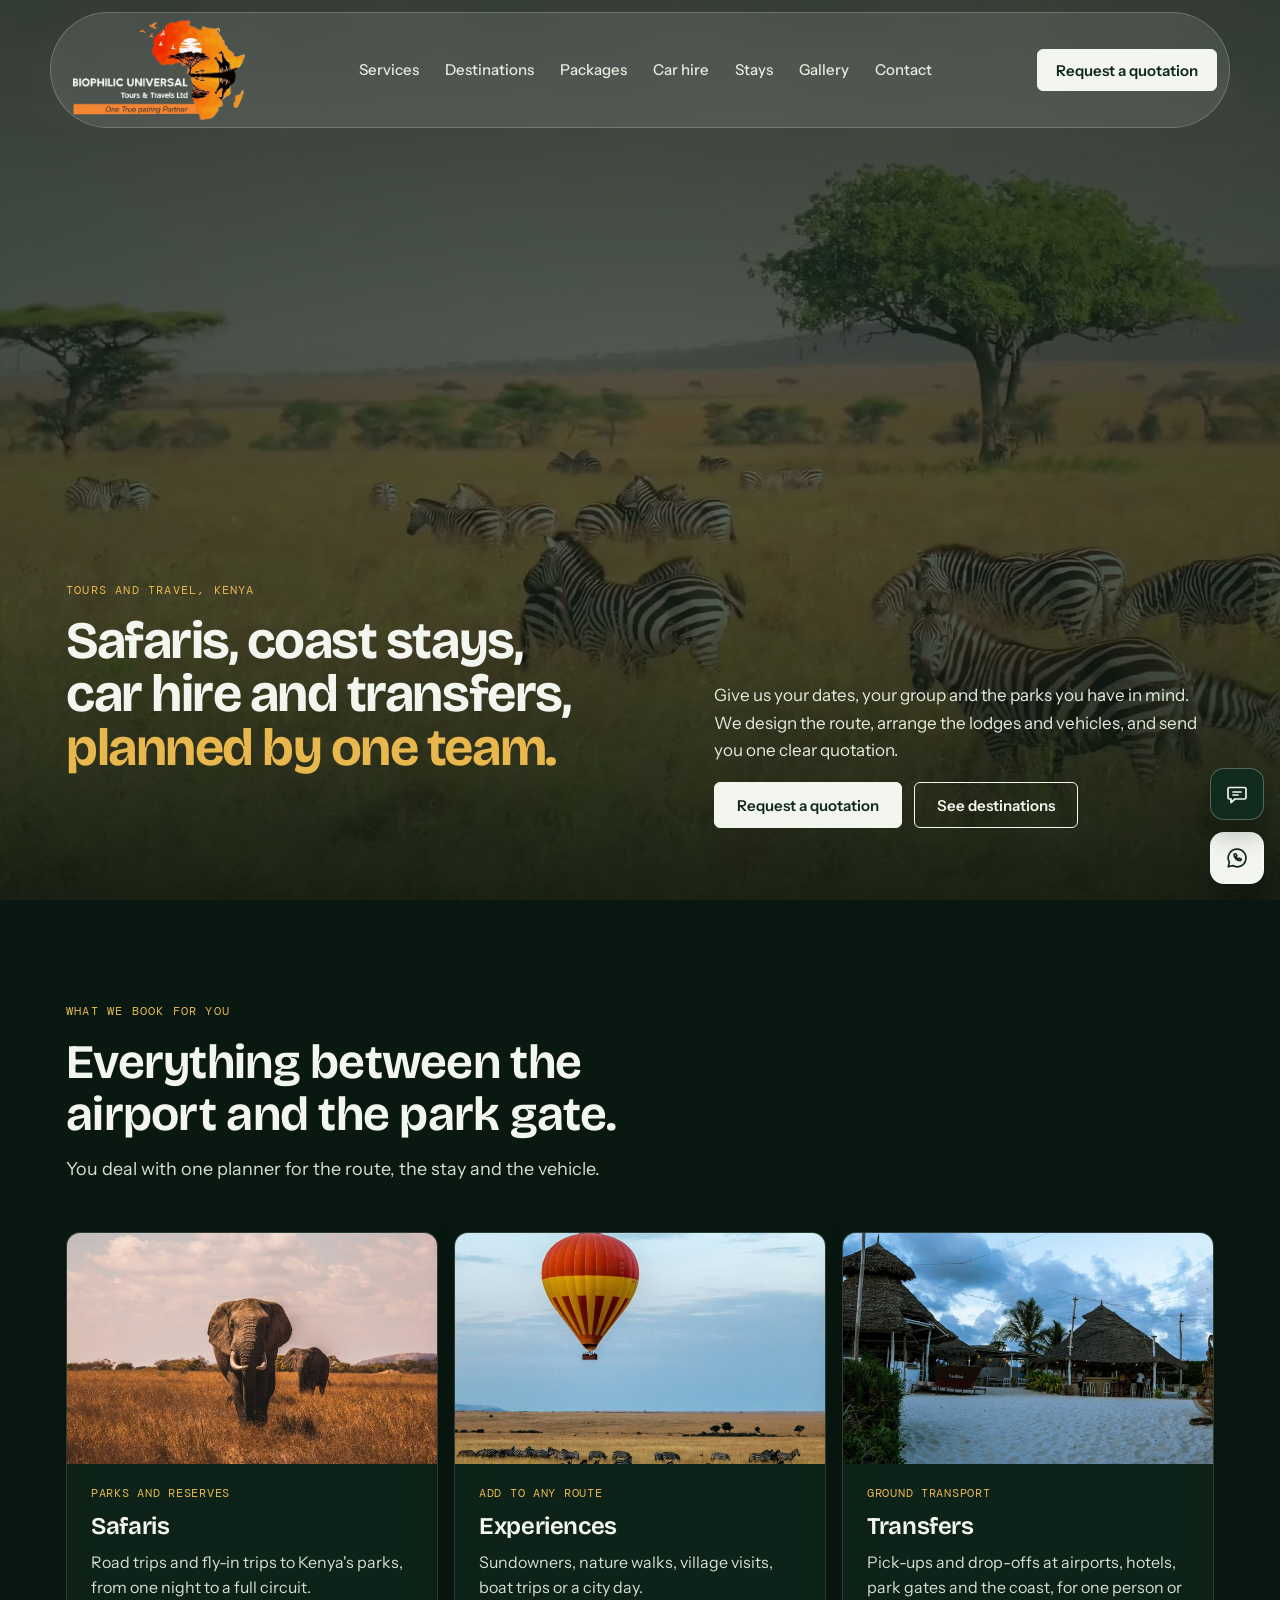
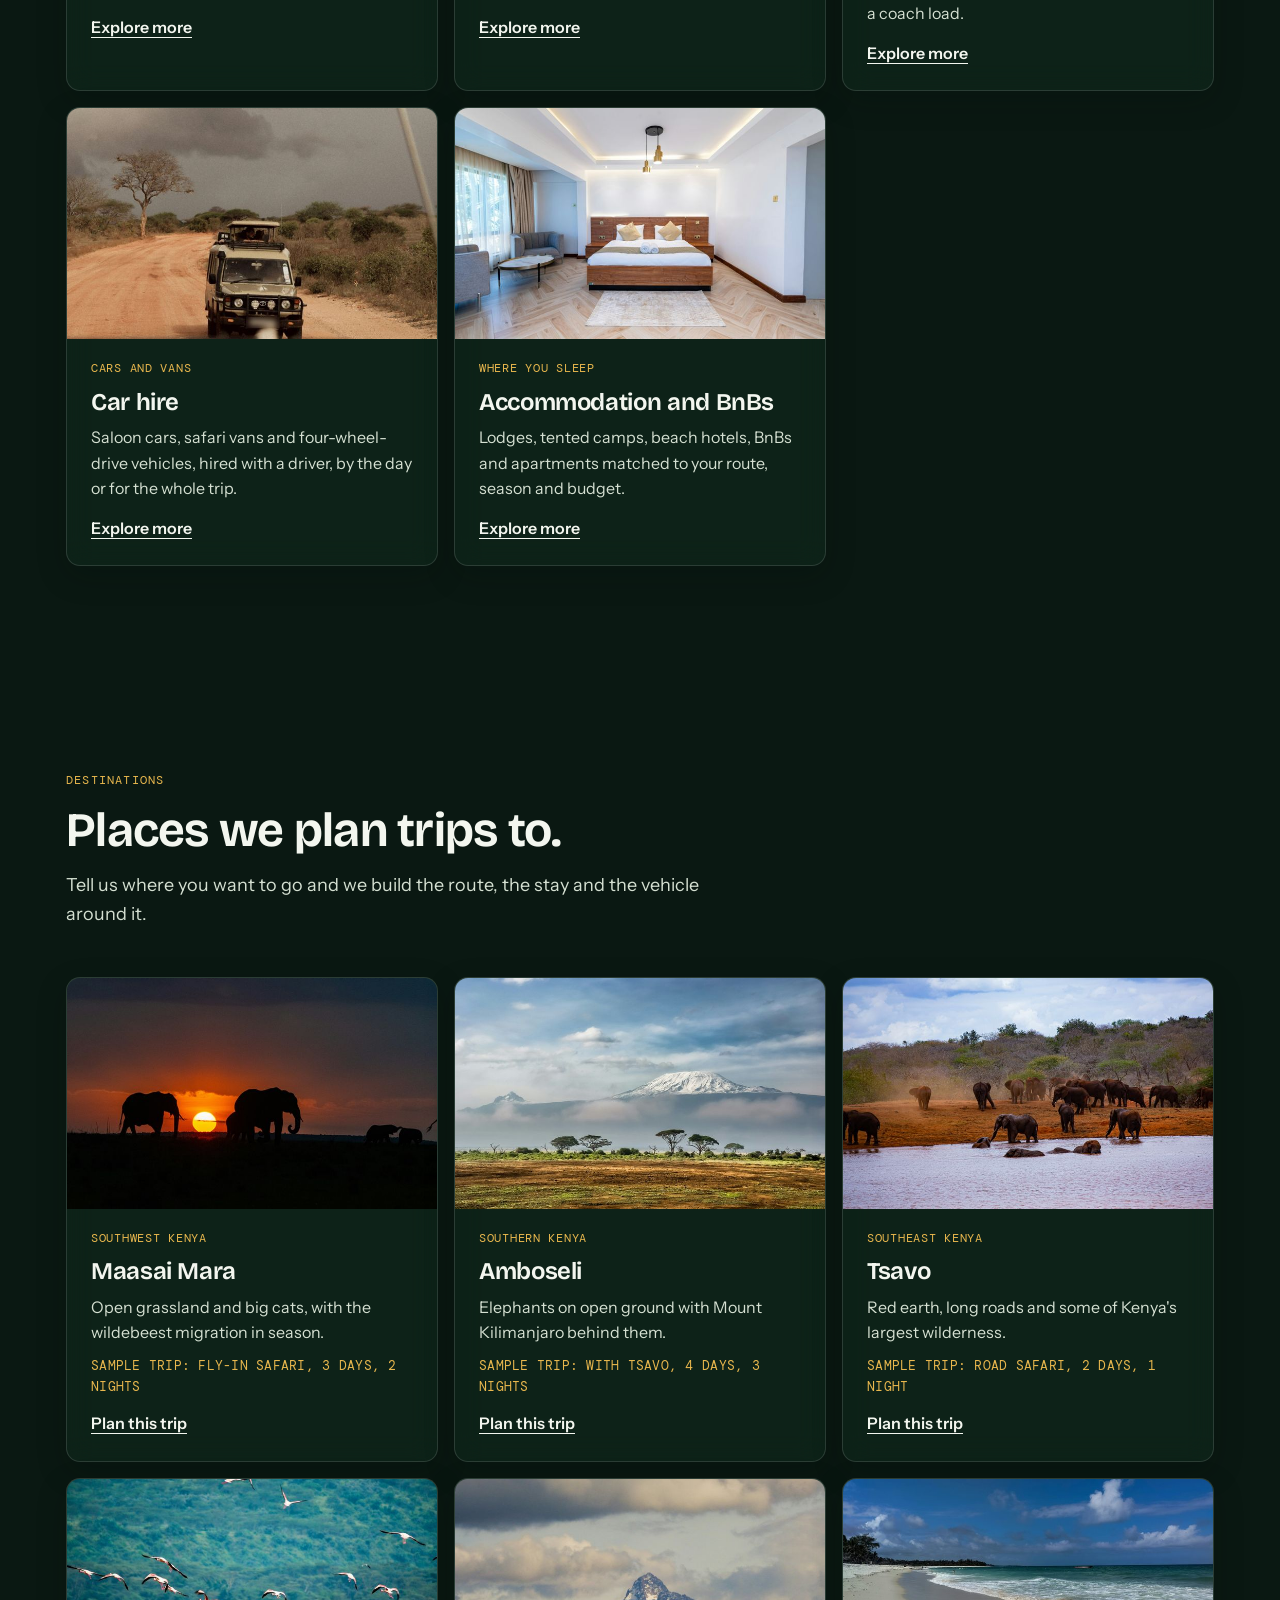
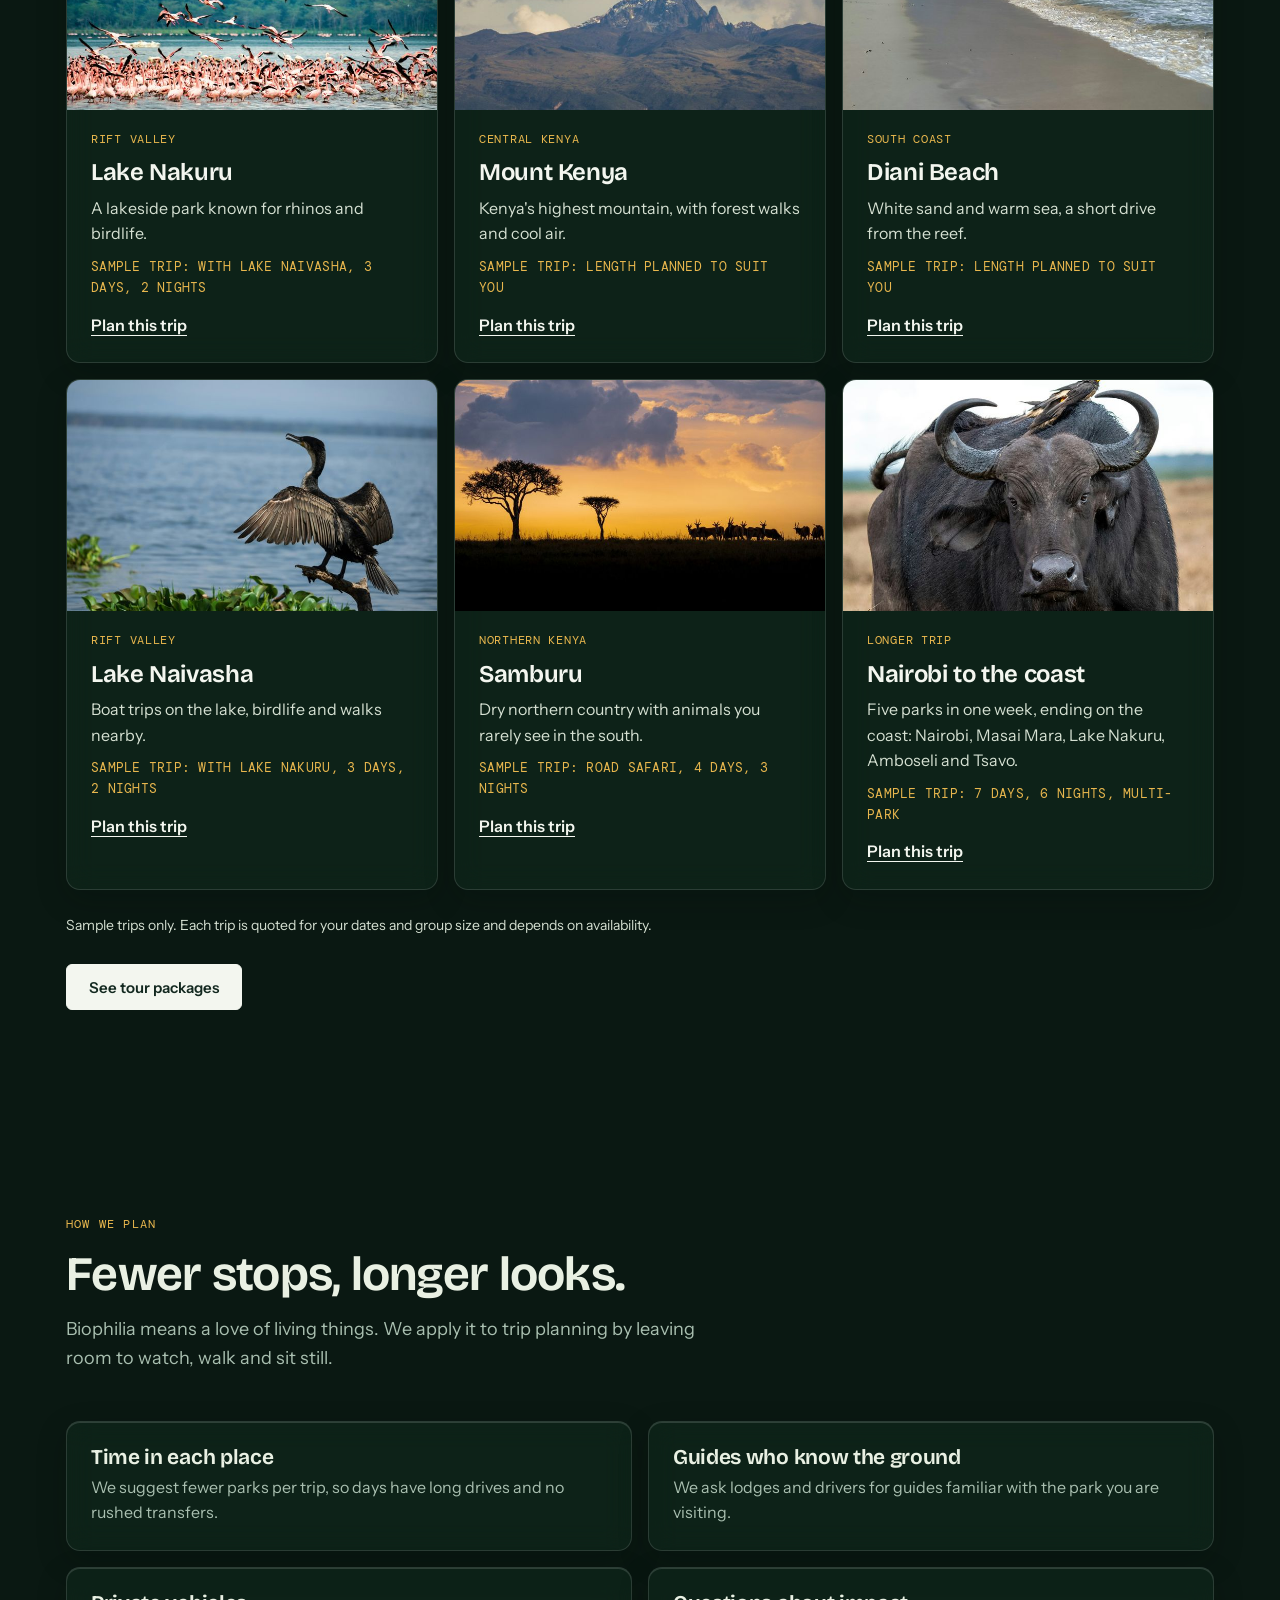
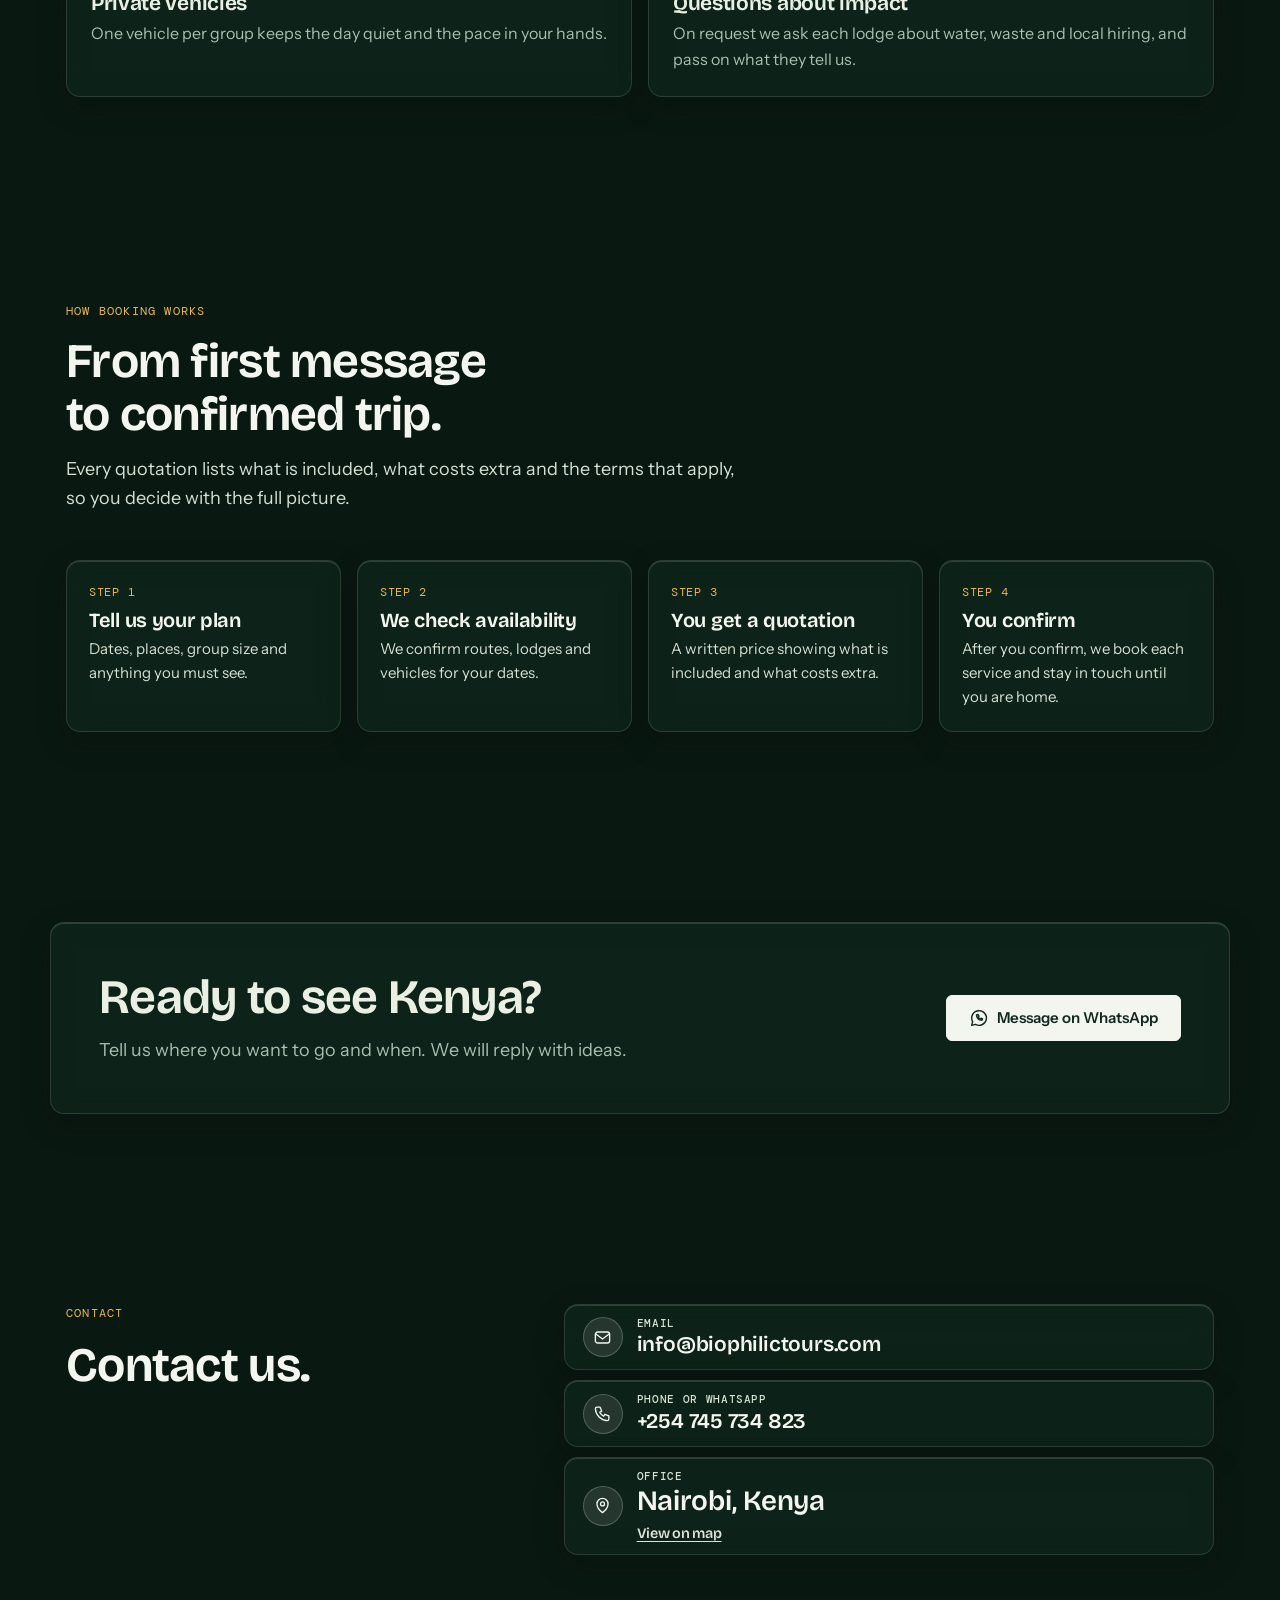
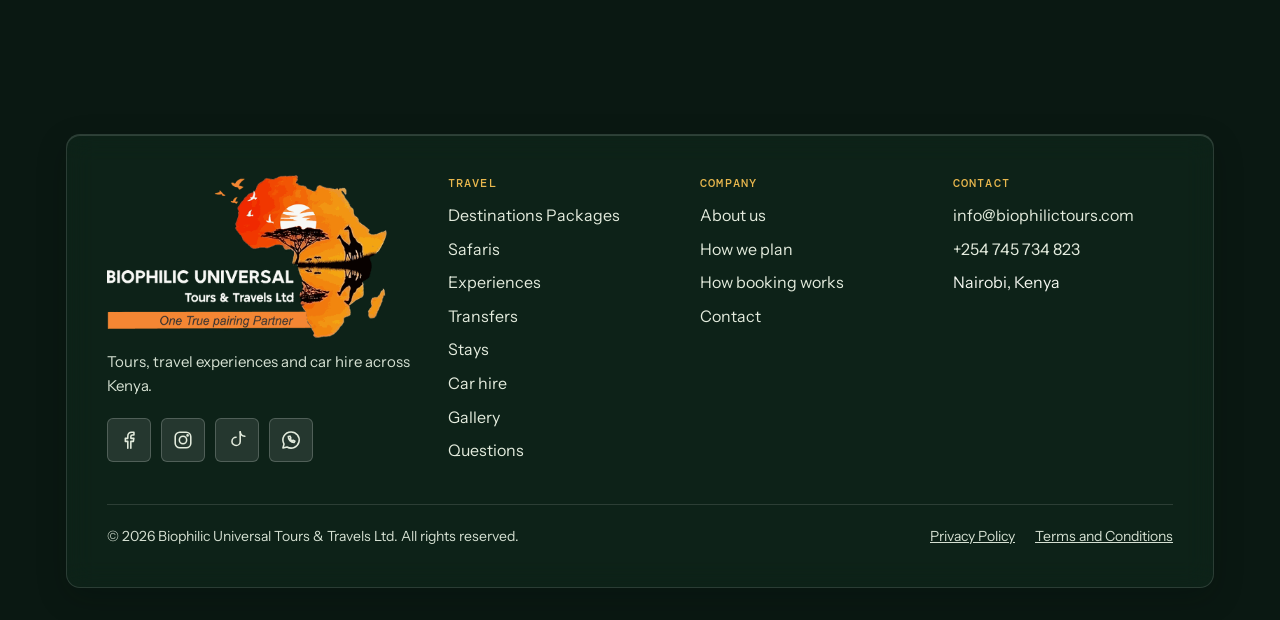
<file: index.html>
<!doctype html><html><head><meta charset=utf8><meta name=viewport content="width=device-width,initial-scale=1"><style>:root{color-scheme:light}body{margin:0;padding:0;font:14px -apple-system,BlinkMacSystemFont,sans-serif;background:#fff;color:#000}img{max-width:100%}[hidden]:not([hidden=until-found i]){display:none!important}</style></head><body>
<!doctype html>
<html lang="en">
<head>
<meta charset="utf-8">
<meta name="viewport" content="width=device-width, initial-scale=1">
<title>Biophilic Universal Tours & Travels</title>
<meta name="description" content="Kenya safaris, coast stays, BnBs, car hire and transfers, planned by one team. Request a quotation from Biophilic Universal Tours & Travels Ltd.">
<link rel="canonical" href="https://trademark254.github.io/Biophilic-Universal-Tours-Travel/">
<meta property="og:type" content="website">
<meta property="og:site_name" content="Biophilic Universal Tours &amp; Travels Ltd">
<meta property="og:title" content="Biophilic Universal Tours & Travels">
<meta property="og:description" content="Kenya safaris, coast stays, BnBs, car hire and transfers, planned by one team. Request a quotation from Biophilic Universal Tours & Travels Ltd.">
<meta property="og:url" content="https://trademark254.github.io/Biophilic-Universal-Tours-Travel/">
<meta property="og:image" content="https://trademark254.github.io/Biophilic-Universal-Tours-Travel/og-image.jpg">
<meta name="twitter:card" content="summary_large_image">
<link rel="icon" href="favicon-32.png" sizes="32x32" type="image/png">
<link rel="icon" href="icon-192.png" sizes="192x192" type="image/png">
<link rel="icon" href="favicon.ico" sizes="any">
<link rel="apple-touch-icon" href="apple-touch-icon.png">
<link rel="preconnect" href="https://fonts.googleapis.com">
<link rel="preconnect" href="https://fonts.gstatic.com" crossorigin>
<link rel="stylesheet" id="gf" href="https://fonts.googleapis.com/css2?family=Bricolage+Grotesque:opsz,wght@12..96,400..800&family=DM+Mono:wght@400;500&family=Instrument+Sans:wght@400..700&display=swap" media="print">
<script>(function(){var l=document.getElementById("gf");window.__gfReady=new Promise(function(res){function ok(){l.media="all";res()}l.addEventListener("load",ok);l.addEventListener("error",res);if(l.sheet)ok()})})()</script>
<noscript><link rel="stylesheet" href="https://fonts.googleapis.com/css2?family=Bricolage+Grotesque:opsz,wght@12..96,400..800&family=DM+Mono:wght@400;500&family=Instrument+Sans:wght@400..700&display=swap"><style>#skeleton{display:none}</style></noscript>
<link rel="stylesheet" href="assets/styles.css?v=41">
<script type="application/ld+json">{"@context":"https://schema.org","@type":"TravelAgency","name":"Biophilic Universal Tours & Travels Ltd","slogan":"One True pairing Partner","url":"https://trademark254.github.io/Biophilic-Universal-Tours-Travel/","telephone":"+254745734823","email":"info@biophilictours.com","address":{"@type":"PostalAddress","addressLocality":"Nairobi","addressCountry":"KE"},"areaServed":{"@type":"Country","name":"Kenya"},"sameAs":["https://www.instagram.com/biophilic_tours","https://www.tiktok.com/@biophilic_tours"]}</script>
</head>
<body class="home glass">
<div class="site-bd" aria-hidden="true"><img src="assets/sunset-home.jpg" alt="" width="1840" height="2576" decoding="async"></div>
<div id="skeleton" aria-hidden="true">
  <div class="sk-head"><div class="sk-pill">
    <span class="sk-bar sk-logo"></span>
    <span class="sk-nav"><span class="sk-bar"></span><span class="sk-bar"></span><span class="sk-bar"></span><span class="sk-bar"></span><span class="sk-bar"></span><span class="sk-bar"></span></span>
    <span class="sk-end"><span class="sk-bar sk-cta"></span></span>
  </div></div>
  <div class="sk-hero"><div class="wrap">
    <span class="sk-bar sk-eyebrow"></span>
    <span class="sk-bar sk-h1 w70"></span><span class="sk-bar sk-h1 w60"></span><span class="sk-bar sk-h1 w40"></span>
    <div class="sk-row">
      <span class="sk-bar sk-h1 w50" style="height:clamp(34px,5.2vw,64px)"></span>
      <span class="sk-copy"><span class="sk-bar sk-line"></span><span class="sk-bar sk-line w60"></span><span class="sk-btns"><span class="sk-bar"></span></span></span>
    </div>
  </div></div>

</div>


<header class="site" id="top">
  <div class="wrap">
    <a class="brand" href="#top" aria-label="Biophilic Universal Tours and Travels, back to top">
      <img class="brand-logo" src="logo-full-dark.png" alt="Biophilic Universal Tours &amp; Travels Ltd" width="94" height="55">
    </a>
    <nav class="main" id="mainNav" aria-label="Main">
      <a href="#services">Services</a>
      <a href="#destinations">Destinations</a>
      <a href="packages.html">Packages</a>
      <a href="car-hire.html">Car hire</a>
      <a href="stays.html">Stays</a>
      <a href="gallery.html">Gallery</a>
      <a href="#contact">Contact</a>
    </nav>
    <div class="head-ctl">
    <a class="btn head-cta" href="#contact">Request a quotation</a>
    <button class="icon-btn menu-btn" id="menuBtn" type="button" aria-label="Open menu" aria-expanded="false" aria-controls="mainNav">
      <svg class="ic-menu" viewBox="0 0 24 24" aria-hidden="true"><path d="M4 7h16M4 12h16M4 17h16"/></svg>
      <svg class="ic-close" viewBox="0 0 24 24" aria-hidden="true"><path d="M6 6l12 12M18 6 6 18"/></svg>
    </button>
    </div>
  </div>
</header>

<main>
<section class="hero" id="hero">
  <!-- LAUNCH TASK: add the video creator's credit to the footer if the licence asks for one. -->
  <video class="hero-video" id="heroVideo" muted loop playsinline preload="auto" poster="assets/hero-poster.jpg" aria-hidden="true" tabindex="-1"></video>
  <div class="hero-scrim"></div>
  <div class="wrap hero-grid">
    <div class="hero-top">
      <div class="hero-copy">
        <span class="eyebrow r1">Tours and travel, Kenya</span>
        <h1 class="r2">Safaris, coast stays, car hire and transfers, <span>planned by one team.</span></h1>
      </div>
      <div class="hero-side">
        <p class="lede r3">Give us your dates, your group and the parks you have in mind. We design the route, arrange the lodges and vehicles, and send you one clear quotation.</p>
        <div class="actions r4">
          <a class="btn" href="#contact">Request a quotation</a>
          <a class="btn ghost" href="#destinations">See destinations</a>
        </div>
      </div>
    </div>

  </div>
</section>

<section class="block" id="services">
  <div class="wrap">
    <div class="sec-head">
      <span class="eyebrow">What we book for you</span>
      <h2>Everything between the airport and the park gate.</h2>
      <p class="lede">You deal with one planner for the route, the stay and the vehicle.</p>
    </div>
    <div class="services dest-grid">
      <div class="svc dest"><div class="dest-img"><img src="assets/svc/safaris-720.jpg" alt="An elephant with tusks walking through golden grass, another behind it" loading="lazy" decoding="async" width="720" height="480"></div><div class="dest-body"><span class="mono">Parks and reserves</span><h3>Safaris</h3><p>Road trips and fly-in trips to Kenya's parks, from one night to a full circuit.</p><a class="svc-more" href="safaris.html">Explore more</a></div></div>
      <div class="svc dest"><div class="dest-img"><img src="assets/svc/experiences-720.jpg" alt="A hot air balloon over zebras on the Maasai Mara plains" loading="lazy" decoding="async" width="720" height="480"></div><div class="dest-body"><span class="mono">Add to any route</span><h3>Experiences</h3><p>Sundowners, nature walks, village visits, boat trips or a city day.</p><a class="svc-more" href="experiences.html">Explore more</a></div></div>
      <div class="svc dest"><div class="dest-img"><img src="assets/svc/transfers-720.jpg" alt="A thatched beach bar and restaurant on white sand at dusk" loading="lazy" decoding="async" width="720" height="480"></div><div class="dest-body"><span class="mono">Ground transport</span><h3>Transfers</h3><p>Pick-ups and drop-offs at airports, hotels, park gates and the coast, for one person or a coach load.</p><a class="svc-more" href="transfers.html">Explore more</a></div></div>
      <div class="svc dest"><div class="dest-img"><img src="assets/svc/car-hire-720.jpg" alt="A safari van on a red dirt road in Kenya" loading="lazy" decoding="async" width="720" height="480"></div><div class="dest-body"><span class="mono">Cars and vans</span><h3>Car hire</h3><p>Saloon cars, safari vans and four-wheel-drive vehicles, hired with a driver, by the day or for the whole trip.</p><a class="svc-more" href="car-hire.html">Explore more</a></div></div>
      <div class="svc dest"><div class="dest-img"><img src="assets/svc/stays-720.jpg" alt="A bright bedroom with a wooden bed, gold cushions and armchairs" loading="lazy" decoding="async" width="720" height="480"></div><div class="dest-body"><span class="mono">Where you sleep</span><h3>Accommodation and BnBs</h3><p>Lodges, tented camps, beach hotels, BnBs and apartments matched to your route, season and budget.</p><a class="svc-more" href="stays.html">Explore more</a></div></div>
    </div>
  </div>
</section>

<section class="block" id="destinations">
  <div class="wrap">
    <div class="sec-head">
      <span class="eyebrow">Destinations</span>
      <h2>Places we plan trips to.</h2>
      <p class="lede">Tell us where you want to go and we build the route, the stay and the vehicle around it.</p>
    </div>
    <div class="services dest-grid">
      <div class="svc dest"><div class="dest-img"><img src="assets/routes/masai-mara-720.jpg" alt="Elephants walking at sunset in the Maasai Mara" loading="lazy" decoding="async" width="720" height="480"></div><div class="dest-body"><span class="mono">Southwest Kenya</span><h3>Maasai Mara</h3><p>Open grassland and big cats, with the wildebeest migration in season.</p><span class="mono dest-trip">Sample trip: Fly-in safari, 3 days, 2 nights</span><a class="svc-more" href="plan.html?trip=Maasai%20Mara&amp;sample=Fly-in%20safari%2C%203%20days%2C%202%20nights">Plan this trip</a></div></div>
      <div class="svc dest"><div class="dest-img"><img src="assets/routes/amboseli-720.jpg" alt="Mount Kilimanjaro rising above the Amboseli plains" loading="lazy" decoding="async" width="720" height="480"></div><div class="dest-body"><span class="mono">Southern Kenya</span><h3>Amboseli</h3><p>Elephants on open ground with Mount Kilimanjaro behind them.</p><span class="mono dest-trip">Sample trip: With Tsavo, 4 days, 3 nights</span><a class="svc-more" href="plan.html?trip=Amboseli&amp;sample=With%20Tsavo%2C%204%20days%2C%203%20nights">Plan this trip</a></div></div>
      <div class="svc dest"><div class="dest-img"><img src="assets/routes/tsavo-east-720.jpg" alt="Elephants at a waterhole in Tsavo East" loading="lazy" decoding="async" width="720" height="480"></div><div class="dest-body"><span class="mono">Southeast Kenya</span><h3>Tsavo</h3><p>Red earth, long roads and some of Kenya's largest wilderness.</p><span class="mono dest-trip">Sample trip: Road safari, 2 days, 1 night</span><a class="svc-more" href="plan.html?trip=Tsavo&amp;sample=Road%20safari%2C%202%20days%2C%201%20night">Plan this trip</a></div></div>
      <div class="svc dest"><div class="dest-img"><img src="assets/routes/rift-valley-lakes-720.jpg" alt="Flamingos on a Rift Valley lake" loading="lazy" decoding="async" width="720" height="480"></div><div class="dest-body"><span class="mono">Rift Valley</span><h3>Lake Nakuru</h3><p>A lakeside park known for rhinos and birdlife.</p><span class="mono dest-trip">Sample trip: With Lake Naivasha, 3 days, 2 nights</span><a class="svc-more" href="plan.html?trip=Lake%20Nakuru&amp;sample=With%20Lake%20Naivasha%2C%203%20days%2C%202%20nights">Plan this trip</a></div></div>
      <div class="svc dest"><div class="dest-img"><img src="assets/routes/mount-kenya-720.jpg" alt="Snow on the peaks of Mount Kenya under heavy cloud" loading="lazy" decoding="async" width="720" height="540"></div><div class="dest-body"><span class="mono">Central Kenya</span><h3>Mount Kenya</h3><p>Kenya's highest mountain, with forest walks and cool air.</p><span class="mono dest-trip">Sample trip: Length planned to suit you</span><a class="svc-more" href="plan.html?trip=Mount%20Kenya">Plan this trip</a></div></div>
      <div class="svc dest"><div class="dest-img"><img src="assets/routes/diani-beach-720.jpg" alt="White sand and sea at Diani Beach" loading="lazy" decoding="async" width="720" height="480"></div><div class="dest-body"><span class="mono">South coast</span><h3>Diani Beach</h3><p>White sand and warm sea, a short drive from the reef.</p><span class="mono dest-trip">Sample trip: Length planned to suit you</span><a class="svc-more" href="plan.html?trip=Diani%20Beach">Plan this trip</a></div></div>
      <div class="svc dest"><div class="dest-img"><img src="assets/routes/lake-naivasha-720.jpg" alt="A cormorant drying its wings on a branch by Lake Naivasha" loading="lazy" decoding="async" width="720" height="480"></div><div class="dest-body"><span class="mono">Rift Valley</span><h3>Lake Naivasha</h3><p>Boat trips on the lake, birdlife and walks nearby.</p><span class="mono dest-trip">Sample trip: With Lake Nakuru, 3 days, 2 nights</span><a class="svc-more" href="plan.html?trip=Lake%20Naivasha&amp;sample=With%20Lake%20Nakuru%2C%203%20days%2C%202%20nights">Plan this trip</a></div></div>
      <div class="svc dest"><div class="dest-img"><img src="assets/routes/samburu-720.jpg" alt="Acacia trees and antelope at dusk in Samburu" loading="lazy" decoding="async" width="720" height="480"></div><div class="dest-body"><span class="mono">Northern Kenya</span><h3>Samburu</h3><p>Dry northern country with animals you rarely see in the south.</p><span class="mono dest-trip">Sample trip: Road safari, 4 days, 3 nights</span><a class="svc-more" href="plan.html?trip=Samburu&amp;sample=Road%20safari%2C%204%20days%2C%203%20nights">Plan this trip</a></div></div>
      <div class="svc dest"><div class="dest-img"><img src="assets/routes/nairobi-to-the-coast-720.jpg" alt="Close view of a buffalo with an oxpecker bird on its head" loading="lazy" decoding="async" width="720" height="480"></div><div class="dest-body"><span class="mono">Longer trip</span><h3>Nairobi to the coast</h3><p>Five parks in one week, ending on the coast: Nairobi, Masai Mara, Lake Nakuru, Amboseli and Tsavo.</p><span class="mono dest-trip">Sample trip: 7 days, 6 nights, multi-park</span><a class="svc-more" href="plan.html?trip=Nairobi%20to%20the%20coast&amp;sample=7%20days%2C%206%20nights%2C%20multi-park">Plan this trip</a></div></div>
    </div>
    <p class="fine">Sample trips only. Each trip is quoted for your dates and group size and depends on availability.</p>
    <div class="actions" style="margin-top:28px"><a class="btn" href="packages.html">See tour packages</a></div>
  </div>
</section>

<section class="block band" id="approach">
  <div class="wrap">
    <div class="sec-head">
      <span class="eyebrow">How we plan</span>
      <h2>Fewer stops, longer looks.</h2>
      <p class="lede">Biophilia means a love of living things. We apply it to trip planning by leaving room to watch, walk and sit still.</p>
    </div>
    <div class="principles">
      <div class="pr"><h3>Time in each place</h3><p>We suggest fewer parks per trip, so days have long drives and no rushed transfers.</p></div>
      <div class="pr"><h3>Guides who know the ground</h3><p>We ask lodges and drivers for guides familiar with the park you are visiting.</p></div>
      <div class="pr"><h3>Private vehicles</h3><p>One vehicle per group keeps the day quiet and the pace in your hands.</p></div>
      <div class="pr"><h3>Questions about impact</h3><p>On request we ask each lodge about water, waste and local hiring, and pass on what they tell us.</p></div>
    </div>
  </div>
</section>

<section class="block" id="process">
  <div class="wrap">
    <div class="sec-head">
      <span class="eyebrow">How booking works</span>
      <h2>From first message to confirmed trip.</h2>
      <p class="lede">Every quotation lists what is included, what costs extra and the terms that apply, so you decide with the full picture.</p>
    </div>
    <div class="steps">
      <div class="step"><span class="mono">Step 1</span><h3>Tell us your plan</h3><p>Dates, places, group size and anything you must see.</p></div>
      <div class="step"><span class="mono">Step 2</span><h3>We check availability</h3><p>We confirm routes, lodges and vehicles for your dates.</p></div>
      <div class="step"><span class="mono">Step 3</span><h3>You get a quotation</h3><p>A written price showing what is included and what costs extra.</p></div>
      <div class="step"><span class="mono">Step 4</span><h3>You confirm</h3><p>After you confirm, we book each service and stay in touch until you are home.</p></div>
    </div>
  </div>
</section>

<section class="block band cta" id="plan">
  <div class="wrap cta-in">
    <div class="cta-text">
      <h2>Ready to see Kenya?</h2>
      <p class="lede">Tell us where you want to go and when. We will reply with ideas.</p>
    </div>
    <div class="actions">
      <a class="btn" data-whatsapp-hello href="https://wa.me/254745734823" target="_blank" rel="noopener"><svg viewBox="0 0 24 24" aria-hidden="true"><path d="M12 3.200a8.800 8.800 0 0 0-7.600 13.200L3.200 20.800l4.500-1.200A8.800 8.800 0 1 0 12 3.200Z"/><path d="M9 8.300c0 3.500 2.800 6.400 6.300 6.400l1-1.500-2-1-.9.800c-1-.4-1.900-1.300-2.300-2.300l.8-.9-1-2Z"/></svg>Message on WhatsApp</a>
    </div>
  </div>
</section>

<section class="block plan" id="contact">
  <div class="wrap">
    <div class="plan-intro">
      <span class="eyebrow">Contact</span>
      <h2>Contact us.</h2>
    </div>
    <div class="contact-list contact-big">
      <div class="c-row"><span class="c-ic" aria-hidden="true"><svg viewBox="0 0 24 24" fill="none" stroke="currentColor" stroke-width="1.7" stroke-linecap="round" stroke-linejoin="round"><rect x="3" y="5" width="18" height="14" rx="3"/><path d="m4 8 8 6 8-6"/></svg></span><span class="c-txt"><span class="mono">Email</span><span data-contact="email">info@biophilictours.com</span></span></div>
      <div class="c-row"><span class="c-ic" aria-hidden="true"><svg viewBox="0 0 24 24" fill="none" stroke="currentColor" stroke-width="1.7" stroke-linecap="round" stroke-linejoin="round"><path d="M5 4h4l2 5-2.500 1.500a11 11 0 0 0 5 5L15 13l5 2v4a2 2 0 0 1-2 2A16 16 0 0 1 3 6a2 2 0 0 1 2-2Z"/></svg></span><span class="c-txt"><span class="mono">Phone or WhatsApp</span><span data-contact="phone">+254 745 734 823</span></span></div>
      <div class="c-row"><span class="c-ic" aria-hidden="true"><svg viewBox="0 0 24 24" fill="none" stroke="currentColor" stroke-width="1.7" stroke-linecap="round" stroke-linejoin="round"><path d="M12 21s7-5.500 7-11a7 7 0 1 0-14 0c0 5.500 7 11 7 11Z"/><circle cx="12" cy="10" r="2.500"/></svg></span><span class="c-txt"><span class="mono">Office</span><span data-contact="address">Nairobi, Kenya</span><a class="c-map" href="https://www.google.com/maps/search/?api=1&amp;query=Nairobi%2C%20Kenya" target="_blank" rel="noopener">View on map</a></span></div>
    </div>
  </div>
</section>
</main>

<footer class="site">
  <div class="wrap">
   <div class="panel">
    <div class="foot">
      <div>
        <a href="#top" aria-label="Biophilic Universal Tours and Travels, back to top">
          <img class="foot-logo logo-light" src="logo-full-light.png" alt="" width="200" height="182">
          <img class="foot-logo logo-dark" src="logo-full-dark.png" alt="Biophilic Universal Tours and Travels logo" width="200" height="182">
        </a>
        <p>Tours, travel experiences and car hire across Kenya.</p>
        <ul class="social" id="socials" aria-label="Our social media"></ul>
      </div>
      <div><h4>Travel</h4><ul><li><a href="#destinations">Destinations</a>
      <a href="packages.html">Packages</a></li><li><a href="safaris.html">Safaris</a></li><li><a href="experiences.html">Experiences</a></li><li><a href="transfers.html">Transfers</a></li><li><a href="stays.html">Stays</a></li><li><a href="car-hire.html">Car hire</a></li><li><a href="gallery.html">Gallery</a></li><li><a href="faq.html">Questions</a></li></ul></div>
      <div><h4>Company</h4><ul><li><a href="about.html">About us</a></li><li><a href="#approach">How we plan</a></li><li><a href="#process">How booking works</a></li><li><a href="#contact">Contact</a></li></ul></div>
      <div><h4>Contact</h4><ul><li data-contact="email">info@biophilictours.com</li><li data-contact="phone">+254 745 734 823</li><li data-contact="address">Nairobi, Kenya</li></ul></div>
    </div>
    <div class="legal">
      <span>© 2026 Biophilic Universal Tours &amp; Travels Ltd. All rights reserved.</span>
      <nav aria-label="Legal"><a href="privacy.html">Privacy Policy</a><a href="terms.html">Terms and Conditions</a></nav>
    </div>
   </div>
  </div>
</footer>

<script src="assets/common.js?v=10"></script>
<script src="assets/bot.js?v=5"></script>
<script src="assets/main.js?v=4"></script>
</body>
</html>

</body></html>
</file>
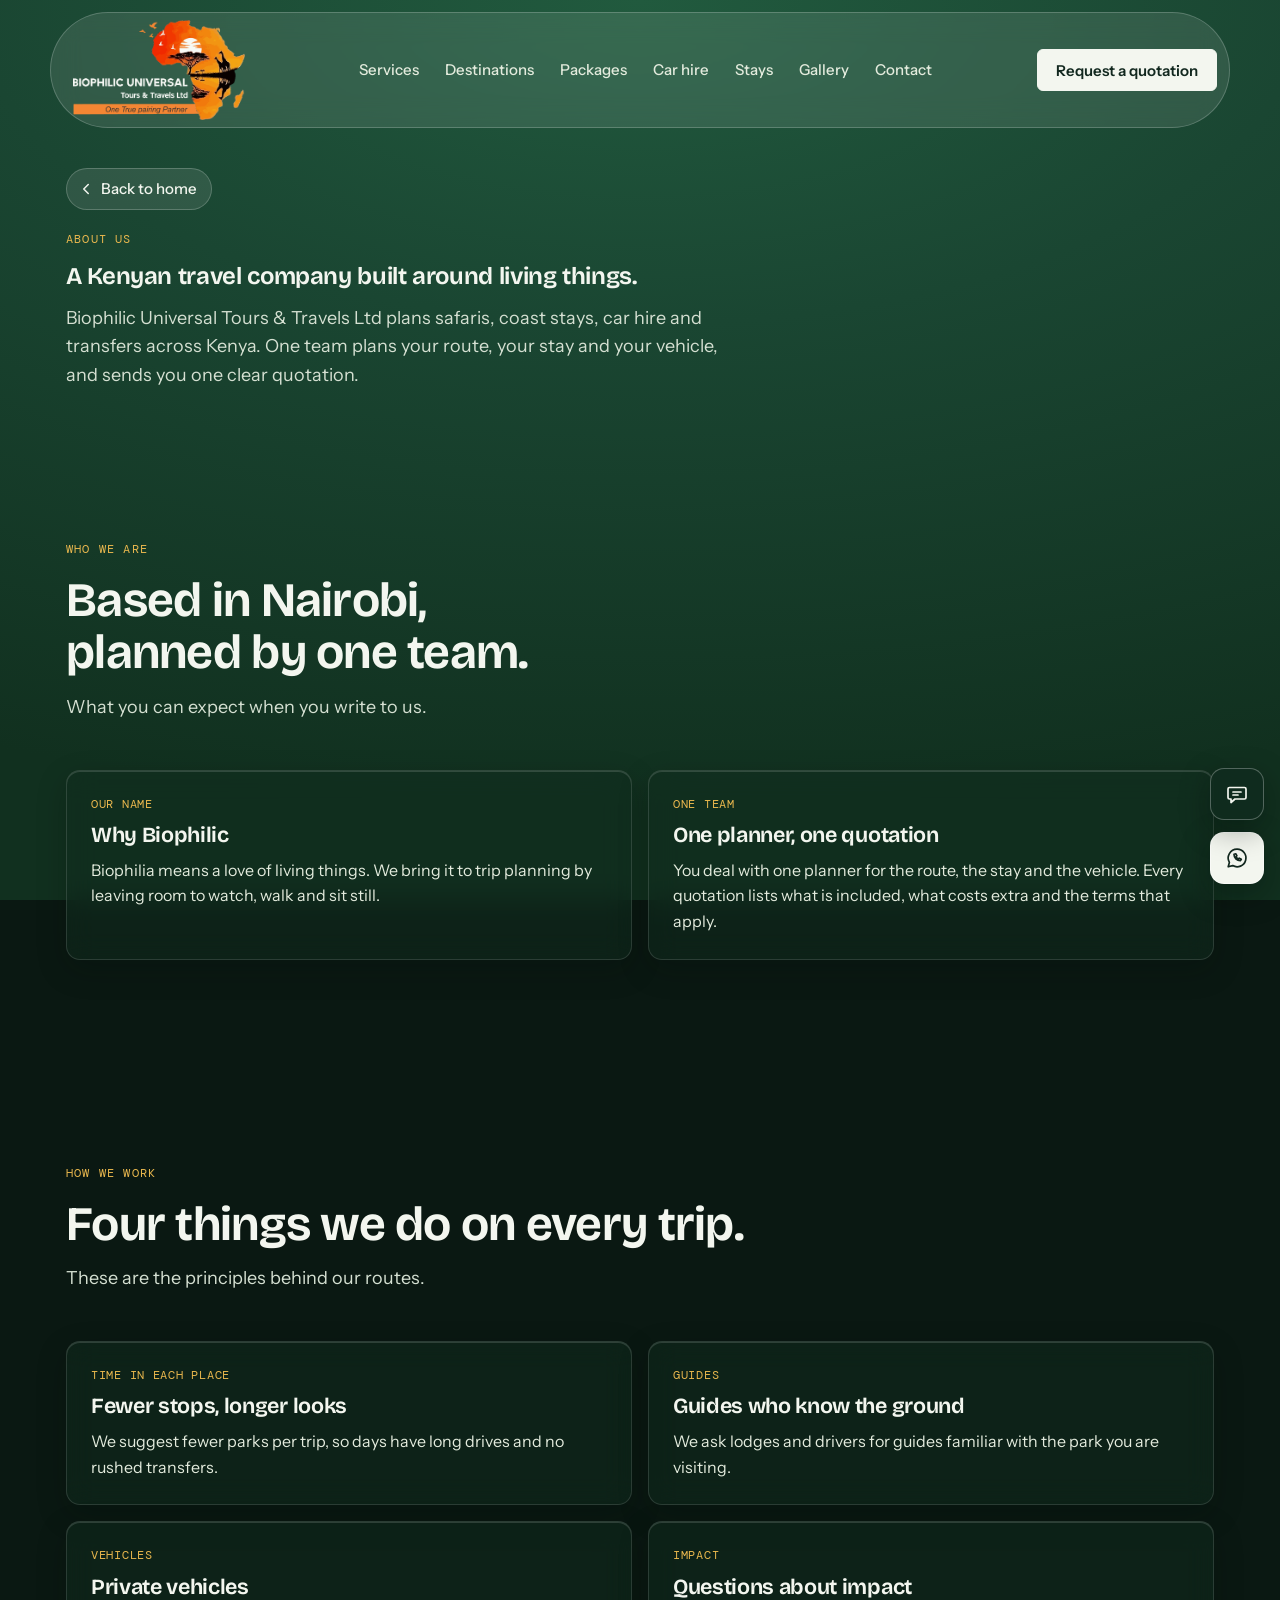
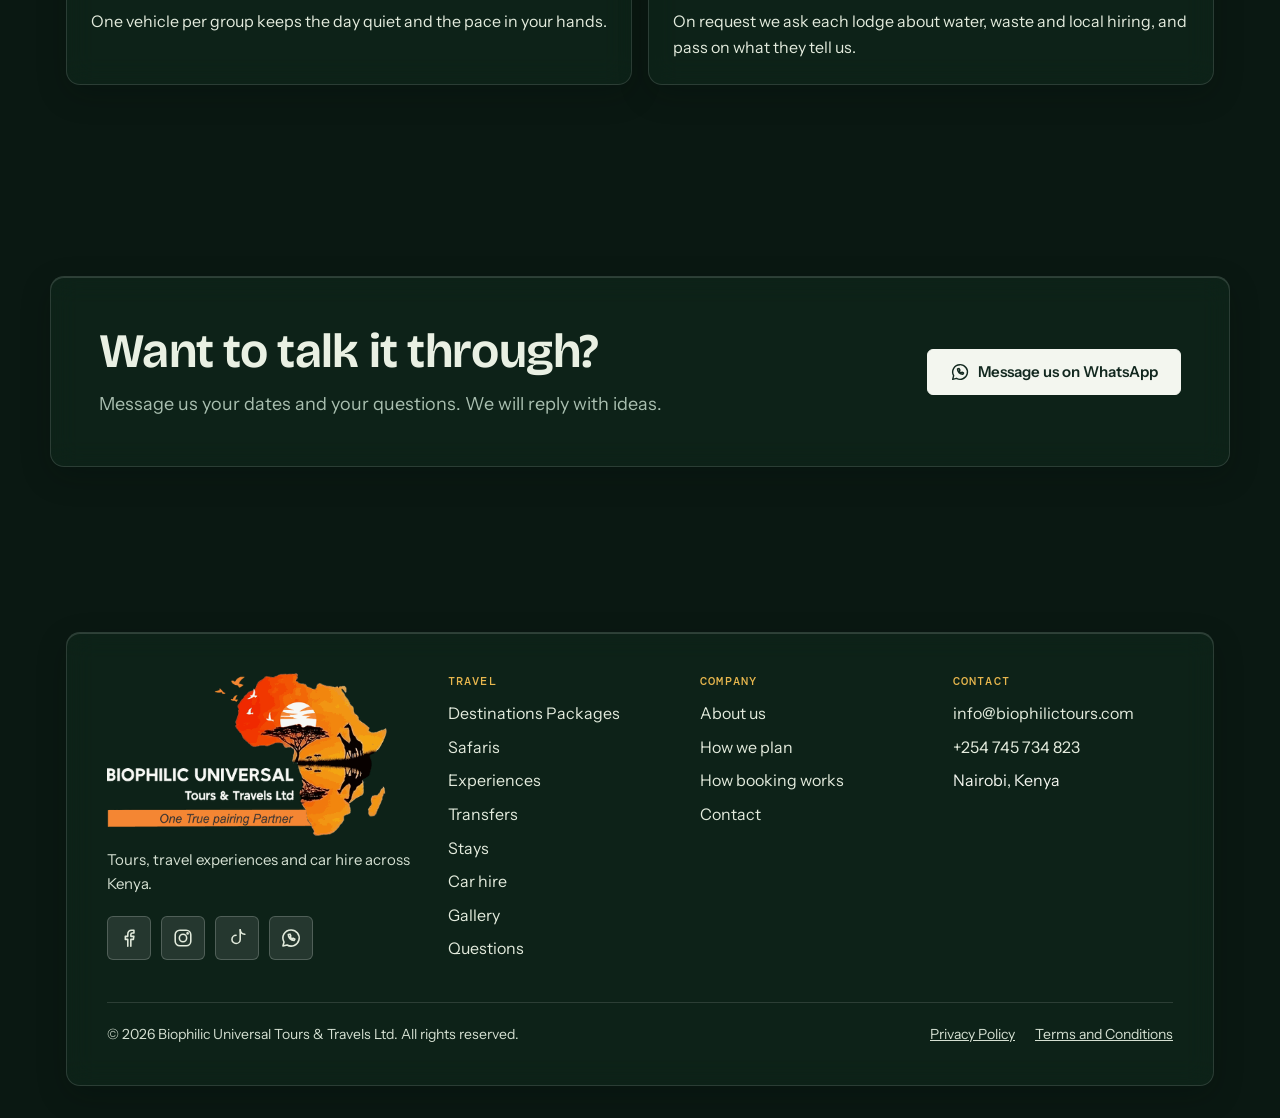
<file: about.html>
<!doctype html>
<html lang="en">
<head>
<meta charset="utf-8">
<meta name="viewport" content="width=device-width, initial-scale=1">
<title>About us | Biophilic Universal Tours & Travels</title>
<meta name="description" content="About Biophilic Universal Tours & Travels Ltd, a Kenya travel company planning safaris, stays, car hire and transfers.">
<link rel="canonical" href="https://trademark254.github.io/Biophilic-Universal-Tours-Travel/about.html">
<meta property="og:type" content="website">
<meta property="og:site_name" content="Biophilic Universal Tours &amp; Travels Ltd">
<meta property="og:title" content="About us | Biophilic Universal Tours &amp; Travels">
<meta property="og:description" content="About Biophilic Universal Tours & Travels Ltd, a Kenya travel company planning safaris, stays, car hire and transfers.">
<meta property="og:url" content="https://trademark254.github.io/Biophilic-Universal-Tours-Travel/about.html">
<meta property="og:image" content="https://trademark254.github.io/Biophilic-Universal-Tours-Travel/og-image.jpg">
<meta name="twitter:card" content="summary_large_image">
<link rel="icon" href="favicon-32.png" sizes="32x32" type="image/png">
<link rel="icon" href="icon-192.png" sizes="192x192" type="image/png">
<link rel="icon" href="favicon.ico" sizes="any">
<link rel="apple-touch-icon" href="apple-touch-icon.png">
<link rel="preconnect" href="https://fonts.googleapis.com">
<link rel="preconnect" href="https://fonts.gstatic.com" crossorigin>
<link rel="stylesheet" href="https://fonts.googleapis.com/css2?family=Bricolage+Grotesque:opsz,wght@12..96,400..800&family=DM+Mono:wght@400;500&family=Instrument+Sans:wght@400..700&display=swap" media="print" onload="this.media='all'">
<noscript><link rel="stylesheet" href="https://fonts.googleapis.com/css2?family=Bricolage+Grotesque:opsz,wght@12..96,400..800&family=DM+Mono:wght@400;500&family=Instrument+Sans:wght@400..700&display=swap"></noscript>
<link rel="stylesheet" href="assets/styles.css?v=41">
</head>
<body class="glass sub bg-plain">
<div class="site-bd" aria-hidden="true"></div>
<header class="site" id="top">
  <div class="wrap">
    <a class="brand" href="index.html" aria-label="Biophilic Universal Tours and Travels, home">
      <img class="brand-logo" src="logo-full-dark.png" alt="Biophilic Universal Tours &amp; Travels Ltd" width="94" height="55">
    </a>
    <nav class="main" id="mainNav" aria-label="Main">
      <a href="index.html#services">Services</a>
      <a href="index.html#destinations">Destinations</a>
      <a href="packages.html">Packages</a>
      <a href="car-hire.html">Car hire</a>
      <a href="stays.html">Stays</a>
      <a href="gallery.html">Gallery</a>
      <a href="index.html#contact">Contact</a>
      </nav>
    <div class="head-ctl">
    <a class="btn head-cta" href="index.html#contact">Request a quotation</a>
    <button class="icon-btn menu-btn" id="menuBtn" type="button" aria-label="Open menu" aria-expanded="false" aria-controls="mainNav">
      <svg class="ic-menu" viewBox="0 0 24 24" aria-hidden="true"><path d="M4 7h16M4 12h16M4 17h16"/></svg>
      <svg class="ic-close" viewBox="0 0 24 24" aria-hidden="true"><path d="M6 6l12 12M18 6 6 18"/></svg>
    </button>
    </div>
  </div>
</header>
<main>
<section class="block" style="padding-top:clamp(120px,14vw,168px);padding-bottom:0">
  <div class="wrap">
    <a class="back-pill" href="index.html"><svg viewBox="0 0 24 24" fill="none" stroke="currentColor" stroke-width="2" stroke-linecap="round" stroke-linejoin="round" aria-hidden="true"><path d="M15 6l-6 6 6 6"/></svg>Back to home</a>
    <div class="sec-head">
      <span class="eyebrow">About us</span>
      <h1>A Kenyan travel company built around living things.</h1>
      <p class="lede">Biophilic Universal Tours & Travels Ltd plans safaris, coast stays, car hire and transfers across Kenya. One team plans your route, your stay and your vehicle, and sends you one clear quotation.</p>
    </div>
  </div>
</section>
<section class="block">
  <div class="wrap">
    <div class="sec-head">
      <span class="eyebrow">Who we are</span>
      <h2>Based in Nairobi, planned by one team.</h2>
      <p class="lede">What you can expect when you write to us.</p>
    </div>
    <div class="deep">
      <div><span class="mono">Our name</span><h3>Why Biophilic</h3><p>Biophilia means a love of living things. We bring it to trip planning by leaving room to watch, walk and sit still.</p></div>
      <div><span class="mono">One team</span><h3>One planner, one quotation</h3><p>You deal with one planner for the route, the stay and the vehicle. Every quotation lists what is included, what costs extra and the terms that apply.</p></div>
    </div>
  </div>
</section>
<section class="block">
  <div class="wrap">
    <div class="sec-head">
      <span class="eyebrow">How we work</span>
      <h2>Four things we do on every trip.</h2>
      <p class="lede">These are the principles behind our routes.</p>
    </div>
    <div class="deep">
      <div><span class="mono">Time in each place</span><h3>Fewer stops, longer looks</h3><p>We suggest fewer parks per trip, so days have long drives and no rushed transfers.</p></div>
      <div><span class="mono">Guides</span><h3>Guides who know the ground</h3><p>We ask lodges and drivers for guides familiar with the park you are visiting.</p></div>
      <div><span class="mono">Vehicles</span><h3>Private vehicles</h3><p>One vehicle per group keeps the day quiet and the pace in your hands.</p></div>
      <div><span class="mono">Impact</span><h3>Questions about impact</h3><p>On request we ask each lodge about water, waste and local hiring, and pass on what they tell us.</p></div>
    </div>
  </div>
</section>
<section class="block band cta">
  <div class="wrap cta-in">
    <div class="cta-text">
      <h2>Want to talk it through?</h2>
      <p class="lede">Message us your dates and your questions. We will reply with ideas.</p>
    </div>
    <div class="actions">
      <a class="btn" data-wa-text="Hello Biophilic Universal, I would like to know more about your company and plan a trip." href="https://wa.me/254745734823" target="_blank" rel="noopener"><svg viewBox="0 0 24 24" aria-hidden="true"><path d="M12 3.200a8.800 8.800 0 0 0-7.600 13.200L3.200 20.800l4.500-1.200A8.800 8.800 0 1 0 12 3.200Z"/><path d="M9 8.300c0 3.500 2.800 6.400 6.300 6.400l1-1.500-2-1-.9.800c-1-.4-1.900-1.300-2.300-2.300l.8-.9-1-2Z"/></svg>Message us on WhatsApp</a>
    </div>
  </div>
</section>
</main>

<footer class="site">
  <div class="wrap">
   <div class="panel">
    <div class="foot">
      <div>
        <a href="index.html" aria-label="Biophilic Universal Tours and Travels, back to top">
          <img class="foot-logo logo-light" src="logo-full-light.png" alt="" width="200" height="182">
          <img class="foot-logo logo-dark" src="logo-full-dark.png" alt="Biophilic Universal Tours and Travels logo" width="200" height="182">
        </a>
        <p>Tours, travel experiences and car hire across Kenya.</p>
        <ul class="social" id="socials" aria-label="Our social media"></ul>
      </div>
      <div><h4>Travel</h4><ul><li><a href="index.html#destinations">Destinations</a>
      <a href="packages.html">Packages</a></li><li><a href="safaris.html">Safaris</a></li><li><a href="experiences.html">Experiences</a></li><li><a href="transfers.html">Transfers</a></li><li><a href="stays.html">Stays</a></li><li><a href="car-hire.html">Car hire</a></li><li><a href="gallery.html">Gallery</a></li><li><a href="faq.html">Questions</a></li></ul></div>
      <div><h4>Company</h4><ul><li><a href="about.html">About us</a></li><li><a href="index.html#approach">How we plan</a></li><li><a href="index.html#process">How booking works</a></li><li><a href="index.html#contact">Contact</a></li></ul></div>
      <div><h4>Contact</h4><ul><li data-contact="email">info@biophilictours.com</li><li data-contact="phone">+254 745 734 823</li><li data-contact="address">Nairobi, Kenya</li></ul></div>
    </div>
    <div class="legal">
      <span>© 2026 Biophilic Universal Tours &amp; Travels Ltd. All rights reserved.</span>
      <nav aria-label="Legal"><a href="privacy.html">Privacy Policy</a><a href="terms.html">Terms and Conditions</a></nav>
    </div>
   </div>
  </div>
</footer>

<script src="assets/common.js?v=10"></script>
<script src="assets/bot.js?v=5"></script>
<script src="assets/menu.js"></script>
</body>
</html>
</file>
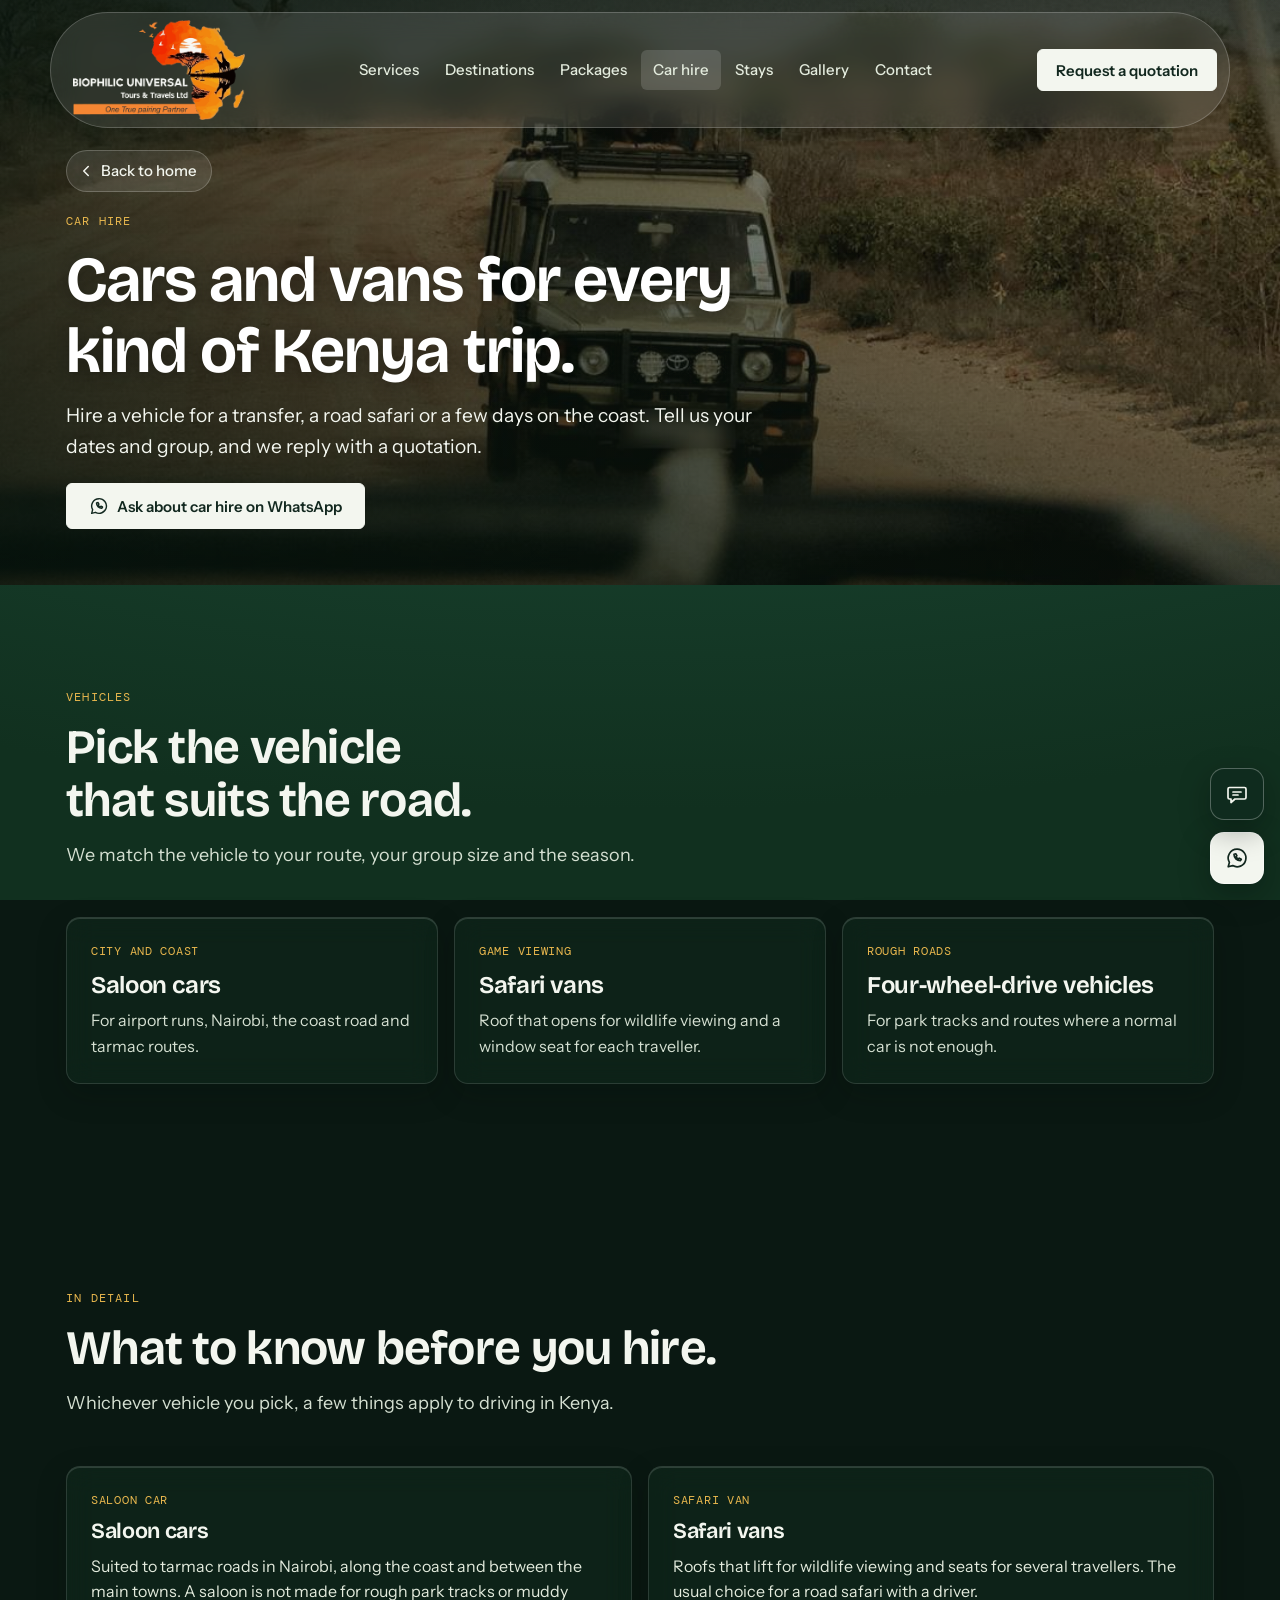
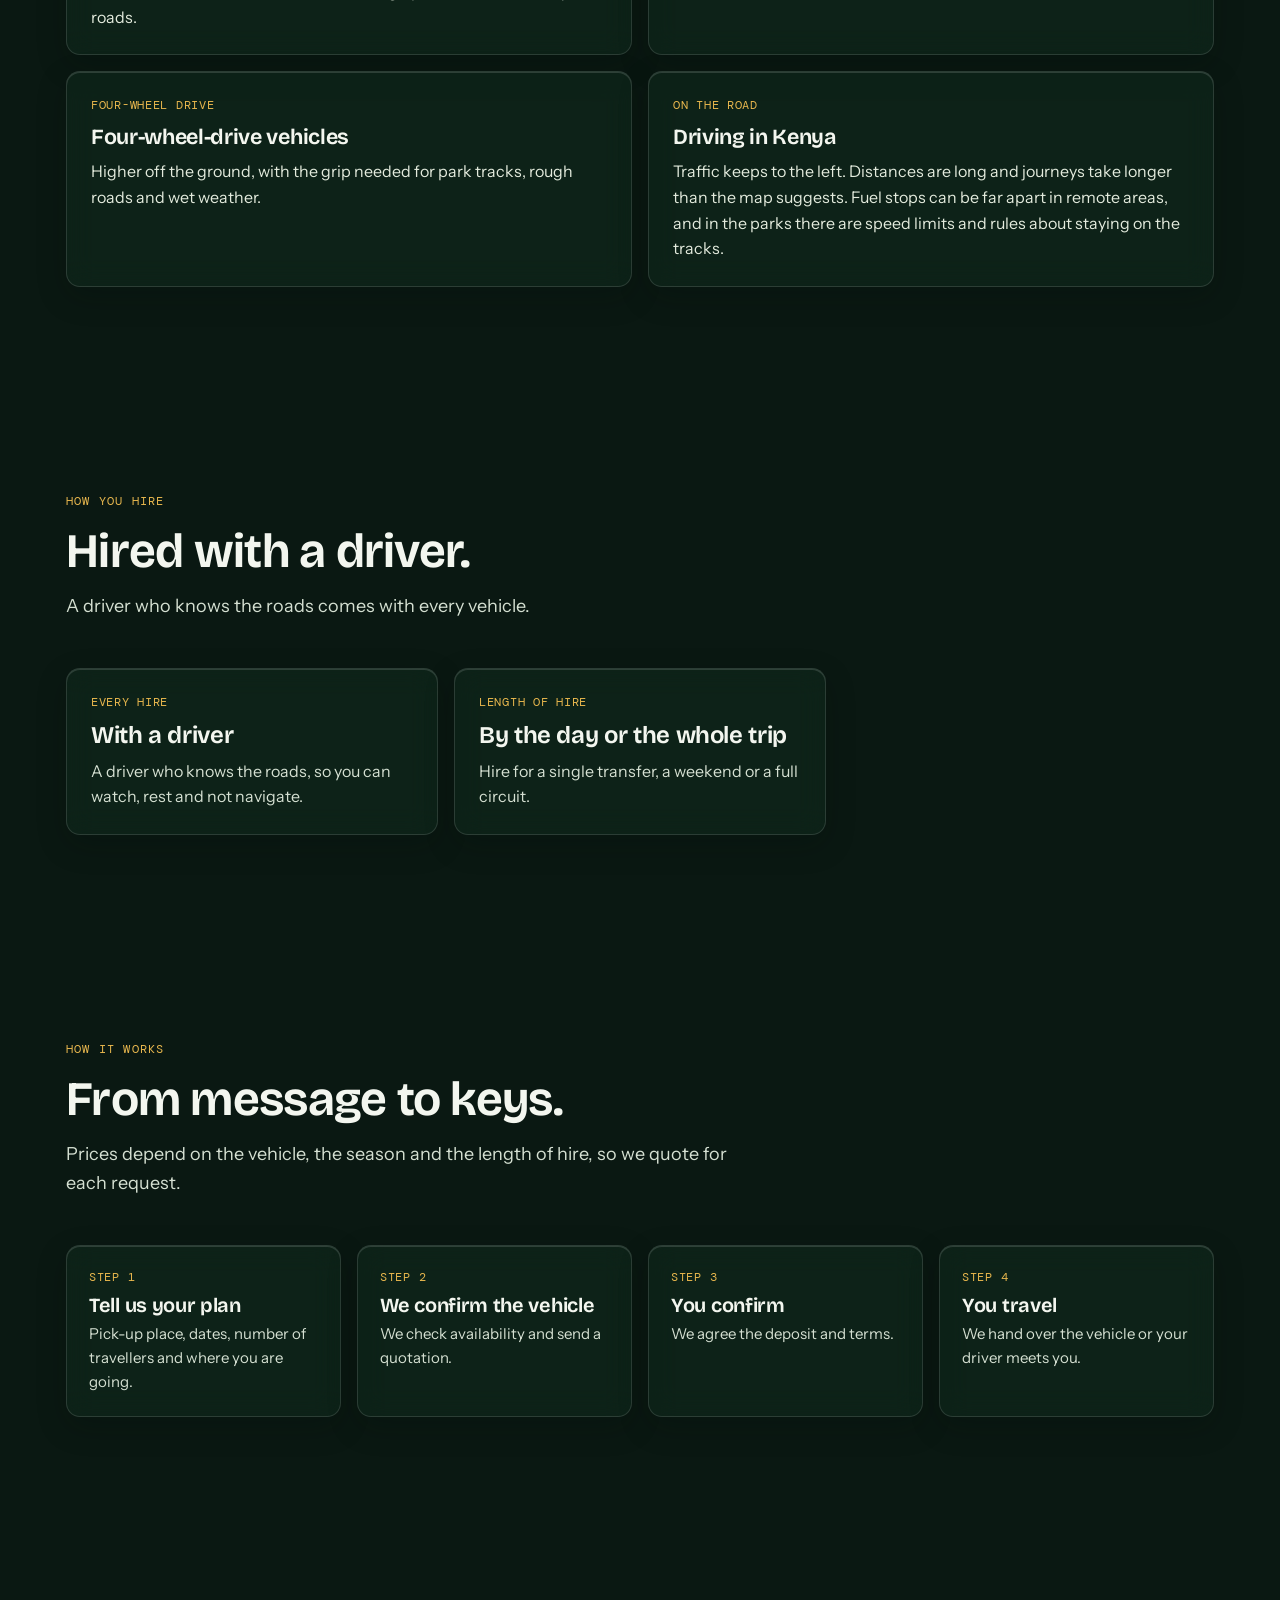
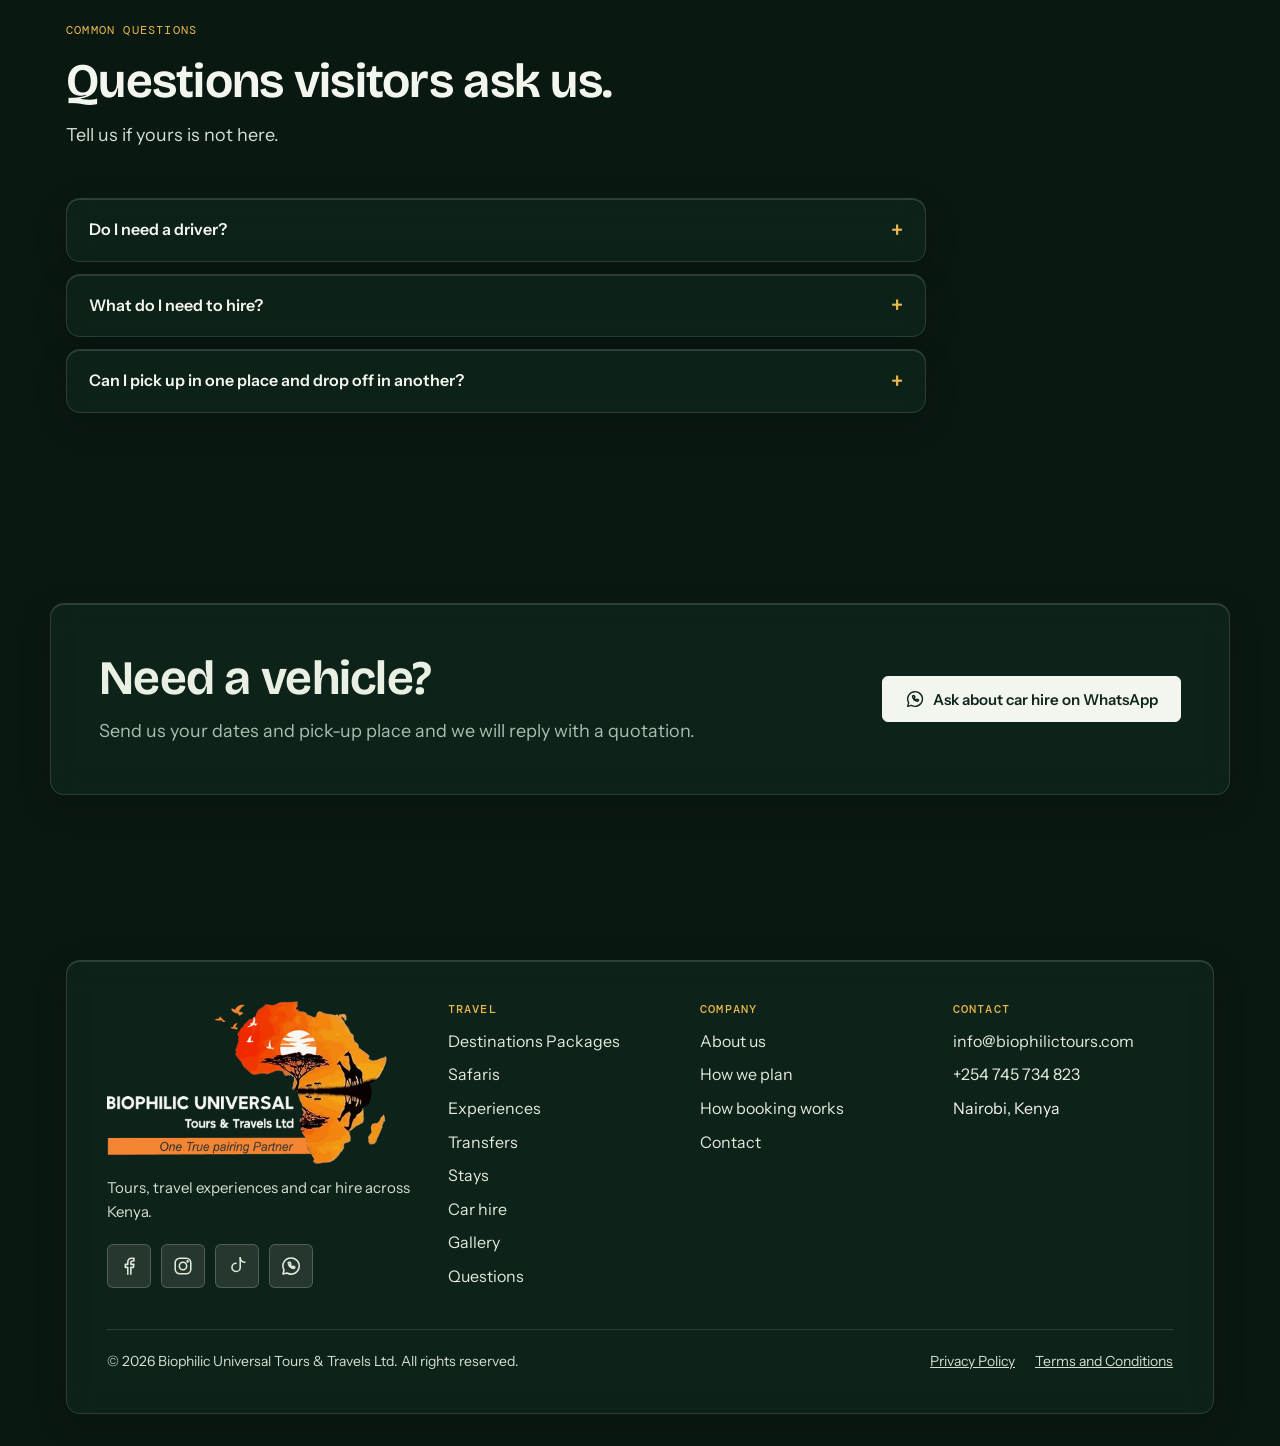
<file: car-hire.html>
<!doctype html>
<html lang="en">
<head>
<meta charset="utf-8">
<meta name="viewport" content="width=device-width, initial-scale=1">
<title>Car hire | Biophilic Universal Tours & Travels</title>
<meta name="description" content="Hire saloon cars, safari vans and four-wheel-drive vehicles in Kenya from Biophilic Universal Tours & Travels Ltd.">
<link rel="canonical" href="https://trademark254.github.io/Biophilic-Universal-Tours-Travel/car-hire.html">
<meta property="og:type" content="website">
<meta property="og:site_name" content="Biophilic Universal Tours &amp; Travels Ltd">
<meta property="og:title" content="Car hire | Biophilic Universal Tours &amp; Travels">
<meta property="og:description" content="Hire saloon cars, safari vans and four-wheel-drive vehicles in Kenya from Biophilic Universal Tours & Travels Ltd.">
<meta property="og:url" content="https://trademark254.github.io/Biophilic-Universal-Tours-Travel/car-hire.html">
<meta property="og:image" content="https://trademark254.github.io/Biophilic-Universal-Tours-Travel/og-image.jpg">
<meta name="twitter:card" content="summary_large_image">
<link rel="icon" href="favicon-32.png" sizes="32x32" type="image/png">
<link rel="icon" href="icon-192.png" sizes="192x192" type="image/png">
<link rel="icon" href="favicon.ico" sizes="any">
<link rel="apple-touch-icon" href="apple-touch-icon.png">
<link rel="preconnect" href="https://fonts.googleapis.com">
<link rel="preconnect" href="https://fonts.gstatic.com" crossorigin>
<link rel="stylesheet" href="https://fonts.googleapis.com/css2?family=Bricolage+Grotesque:opsz,wght@12..96,400..800&family=DM+Mono:wght@400;500&family=Instrument+Sans:wght@400..700&display=swap" media="print" onload="this.media='all'">
<noscript><link rel="stylesheet" href="https://fonts.googleapis.com/css2?family=Bricolage+Grotesque:opsz,wght@12..96,400..800&family=DM+Mono:wght@400;500&family=Instrument+Sans:wght@400..700&display=swap"></noscript>
<link rel="preload" as="image" href="assets/car-hire-bg.jpg" fetchpriority="high">
<link rel="stylesheet" href="assets/styles.css?v=41">
</head>
<body class="glass sub bg-plain">
<div class="site-bd" aria-hidden="true"></div>
<header class="site" id="top">
  <div class="wrap">
    <a class="brand" href="index.html" aria-label="Biophilic Universal Tours and Travels, home">
      <img class="brand-logo" src="logo-full-dark.png" alt="Biophilic Universal Tours &amp; Travels Ltd" width="94" height="55">
    </a>
    <nav class="main" id="mainNav" aria-label="Main">
      <a href="index.html#services">Services</a>
      <a href="index.html#destinations">Destinations</a>
      <a href="packages.html">Packages</a>
      <a href="car-hire.html" aria-current="page">Car hire</a>
      <a href="stays.html">Stays</a>
      <a href="gallery.html">Gallery</a>
      <a href="index.html#contact">Contact</a>
      </nav>
    <div class="head-ctl">
    <a class="btn head-cta" href="index.html#contact">Request a quotation</a>
    <button class="icon-btn menu-btn" id="menuBtn" type="button" aria-label="Open menu" aria-expanded="false" aria-controls="mainNav">
      <svg class="ic-menu" viewBox="0 0 24 24" aria-hidden="true"><path d="M4 7h16M4 12h16M4 17h16"/></svg>
      <svg class="ic-close" viewBox="0 0 24 24" aria-hidden="true"><path d="M6 6l12 12M18 6 6 18"/></svg>
    </button>
    </div>
  </div>
</header>
<main>
<section class="page-hero">
  <img src="assets/car-hire-bg.jpg" alt="A safari van on a red dirt road in Kenya" width="1100" height="1613" style="object-position:50% 64%" decoding="async" fetchpriority="high">
  <div class="wrap page-hero-in">
    <a class="back-pill" href="index.html"><svg viewBox="0 0 24 24" fill="none" stroke="currentColor" stroke-width="2" stroke-linecap="round" stroke-linejoin="round" aria-hidden="true"><path d="M15 6l-6 6 6 6"/></svg>Back to home</a>
    <span class="eyebrow">Car hire</span>
    <h1>Cars and vans for every kind of Kenya trip.</h1>
    <p class="lede">Hire a vehicle for a transfer, a road safari or a few days on the coast. Tell us your dates and group, and we reply with a quotation.</p>
    <div class="actions"><a class="btn" data-wa-text="Hello Biophilic Universal, I would like to hire a vehicle." href="https://wa.me/254745734823" target="_blank" rel="noopener"><svg viewBox="0 0 24 24" aria-hidden="true"><path d="M12 3.200a8.800 8.800 0 0 0-7.600 13.200L3.200 20.800l4.500-1.200A8.800 8.800 0 1 0 12 3.200Z"/><path d="M9 8.300c0 3.500 2.800 6.400 6.300 6.400l1-1.500-2-1-.9.800c-1-.4-1.900-1.300-2.300-2.300l.8-.9-1-2Z"/></svg>Ask about car hire on WhatsApp</a></div>
  </div>
</section>
<section class="block">
  <div class="wrap">
    <div class="sec-head">
      <span class="eyebrow">Vehicles</span>
      <h2>Pick the vehicle that suits the road.</h2>
      <p class="lede">We match the vehicle to your route, your group size and the season.</p>
    </div>
    <div class="services">
      <div class="svc"><span class="mono">City and coast</span><h3>Saloon cars</h3><p>For airport runs, Nairobi, the coast road and tarmac routes.</p></div>
      <div class="svc"><span class="mono">Game viewing</span><h3>Safari vans</h3><p>Roof that opens for wildlife viewing and a window seat for each traveller.</p></div>
      <div class="svc"><span class="mono">Rough roads</span><h3>Four-wheel-drive vehicles</h3><p>For park tracks and routes where a normal car is not enough.</p></div>
    </div>
  </div>
</section>
<section class="block">
  <div class="wrap">
    <div class="sec-head">
      <span class="eyebrow">In detail</span>
      <h2>What to know before you hire.</h2>
      <p class="lede">Whichever vehicle you pick, a few things apply to driving in Kenya.</p>
    </div>
    <div class="deep">
      <div><span class="mono">Saloon car</span><h3>Saloon cars</h3><p>Suited to tarmac roads in Nairobi, along the coast and between the main towns. A saloon is not made for rough park tracks or muddy roads.</p></div>
      <div><span class="mono">Safari van</span><h3>Safari vans</h3><p>Roofs that lift for wildlife viewing and seats for several travellers. The usual choice for a road safari with a driver.</p></div>
      <div><span class="mono">Four-wheel drive</span><h3>Four-wheel-drive vehicles</h3><p>Higher off the ground, with the grip needed for park tracks, rough roads and wet weather.</p></div>
      <div><span class="mono">On the road</span><h3>Driving in Kenya</h3><p>Traffic keeps to the left. Distances are long and journeys take longer than the map suggests. Fuel stops can be far apart in remote areas, and in the parks there are speed limits and rules about staying on the tracks.</p></div>
    </div>
  </div>
</section>
<section class="block">
  <div class="wrap">
    <div class="sec-head">
      <span class="eyebrow">How you hire</span>
      <h2>Hired with a driver.</h2>
      <p class="lede">A driver who knows the roads comes with every vehicle.</p>
    </div>
    <div class="services">
      <div class="svc"><span class="mono">Every hire</span><h3>With a driver</h3><p>A driver who knows the roads, so you can watch, rest and not navigate.</p></div>
      <div class="svc"><span class="mono">Length of hire</span><h3>By the day or the whole trip</h3><p>Hire for a single transfer, a weekend or a full circuit.</p></div>
    </div>
  </div>
</section>
<section class="block">
  <div class="wrap">
    <div class="sec-head">
      <span class="eyebrow">How it works</span>
      <h2>From message to keys.</h2>
      <p class="lede">Prices depend on the vehicle, the season and the length of hire, so we quote for each request.</p>
    </div>
    <div class="steps">
      <div class="step"><span class="mono">Step 1</span><h3>Tell us your plan</h3><p>Pick-up place, dates, number of travellers and where you are going.</p></div>
      <div class="step"><span class="mono">Step 2</span><h3>We confirm the vehicle</h3><p>We check availability and send a quotation.</p></div>
      <div class="step"><span class="mono">Step 3</span><h3>You confirm</h3><p>We agree the deposit and terms.</p></div>
      <div class="step"><span class="mono">Step 4</span><h3>You travel</h3><p>We hand over the vehicle or your driver meets you.</p></div>
    </div>
  </div>
</section>
<section class="block">
  <div class="wrap">
    <div class="sec-head">
      <span class="eyebrow">Common questions</span>
      <h2>Questions visitors ask us.</h2>
      <p class="lede">Tell us if yours is not here.</p>
    </div>
    <div class="faq">
      <details><summary>Do I need a driver?</summary><p>No rule says you must. A driver who knows the roads is the most relaxed way to travel on safari, and we can arrange one, or the vehicle on its own.</p></details>
      <details><summary>What do I need to hire?</summary><p>We need your dates, pick-up place, and number of travellers. We hire vehicles with a driver.</p></details>
      <details><summary>Can I pick up in one place and drop off in another?</summary><p>Often yes. Tell us both places when you ask.</p></details>
    </div>
  </div>
</section>
<section class="block band cta">
  <div class="wrap cta-in">
    <div class="cta-text">
      <h2>Need a vehicle?</h2>
      <p class="lede">Send us your dates and pick-up place and we will reply with a quotation.</p>
    </div>
    <div class="actions">
      <a class="btn" data-wa-text="Hello Biophilic Universal, I would like to hire a vehicle." href="https://wa.me/254745734823" target="_blank" rel="noopener"><svg viewBox="0 0 24 24" aria-hidden="true"><path d="M12 3.200a8.800 8.800 0 0 0-7.600 13.200L3.200 20.800l4.500-1.200A8.800 8.800 0 1 0 12 3.200Z"/><path d="M9 8.300c0 3.500 2.800 6.400 6.300 6.400l1-1.500-2-1-.9.800c-1-.4-1.900-1.300-2.300-2.300l.8-.9-1-2Z"/></svg>Ask about car hire on WhatsApp</a>
    </div>
  </div>
</section>
</main>

<footer class="site">
  <div class="wrap">
   <div class="panel">
    <div class="foot">
      <div>
        <a href="index.html" aria-label="Biophilic Universal Tours and Travels, back to top">
          <img class="foot-logo logo-light" src="logo-full-light.png" alt="" width="200" height="182">
          <img class="foot-logo logo-dark" src="logo-full-dark.png" alt="Biophilic Universal Tours and Travels logo" width="200" height="182">
        </a>
        <p>Tours, travel experiences and car hire across Kenya.</p>
        <ul class="social" id="socials" aria-label="Our social media"></ul>
      </div>
      <div><h4>Travel</h4><ul><li><a href="index.html#destinations">Destinations</a>
      <a href="packages.html">Packages</a></li><li><a href="safaris.html">Safaris</a></li><li><a href="experiences.html">Experiences</a></li><li><a href="transfers.html">Transfers</a></li><li><a href="stays.html">Stays</a></li><li><a href="car-hire.html">Car hire</a></li><li><a href="gallery.html">Gallery</a></li><li><a href="faq.html">Questions</a></li></ul></div>
      <div><h4>Company</h4><ul><li><a href="about.html">About us</a></li><li><a href="index.html#approach">How we plan</a></li><li><a href="index.html#process">How booking works</a></li><li><a href="index.html#contact">Contact</a></li></ul></div>
      <div><h4>Contact</h4><ul><li data-contact="email">info@biophilictours.com</li><li data-contact="phone">+254 745 734 823</li><li data-contact="address">Nairobi, Kenya</li></ul></div>
    </div>
    <div class="legal">
      <span>© 2026 Biophilic Universal Tours &amp; Travels Ltd. All rights reserved.</span>
      <nav aria-label="Legal"><a href="privacy.html">Privacy Policy</a><a href="terms.html">Terms and Conditions</a></nav>
    </div>
   </div>
  </div>
</footer>

<script src="assets/common.js?v=10"></script>
<script src="assets/bot.js?v=5"></script>
<script src="assets/menu.js"></script>
</body>
</html>
</file>
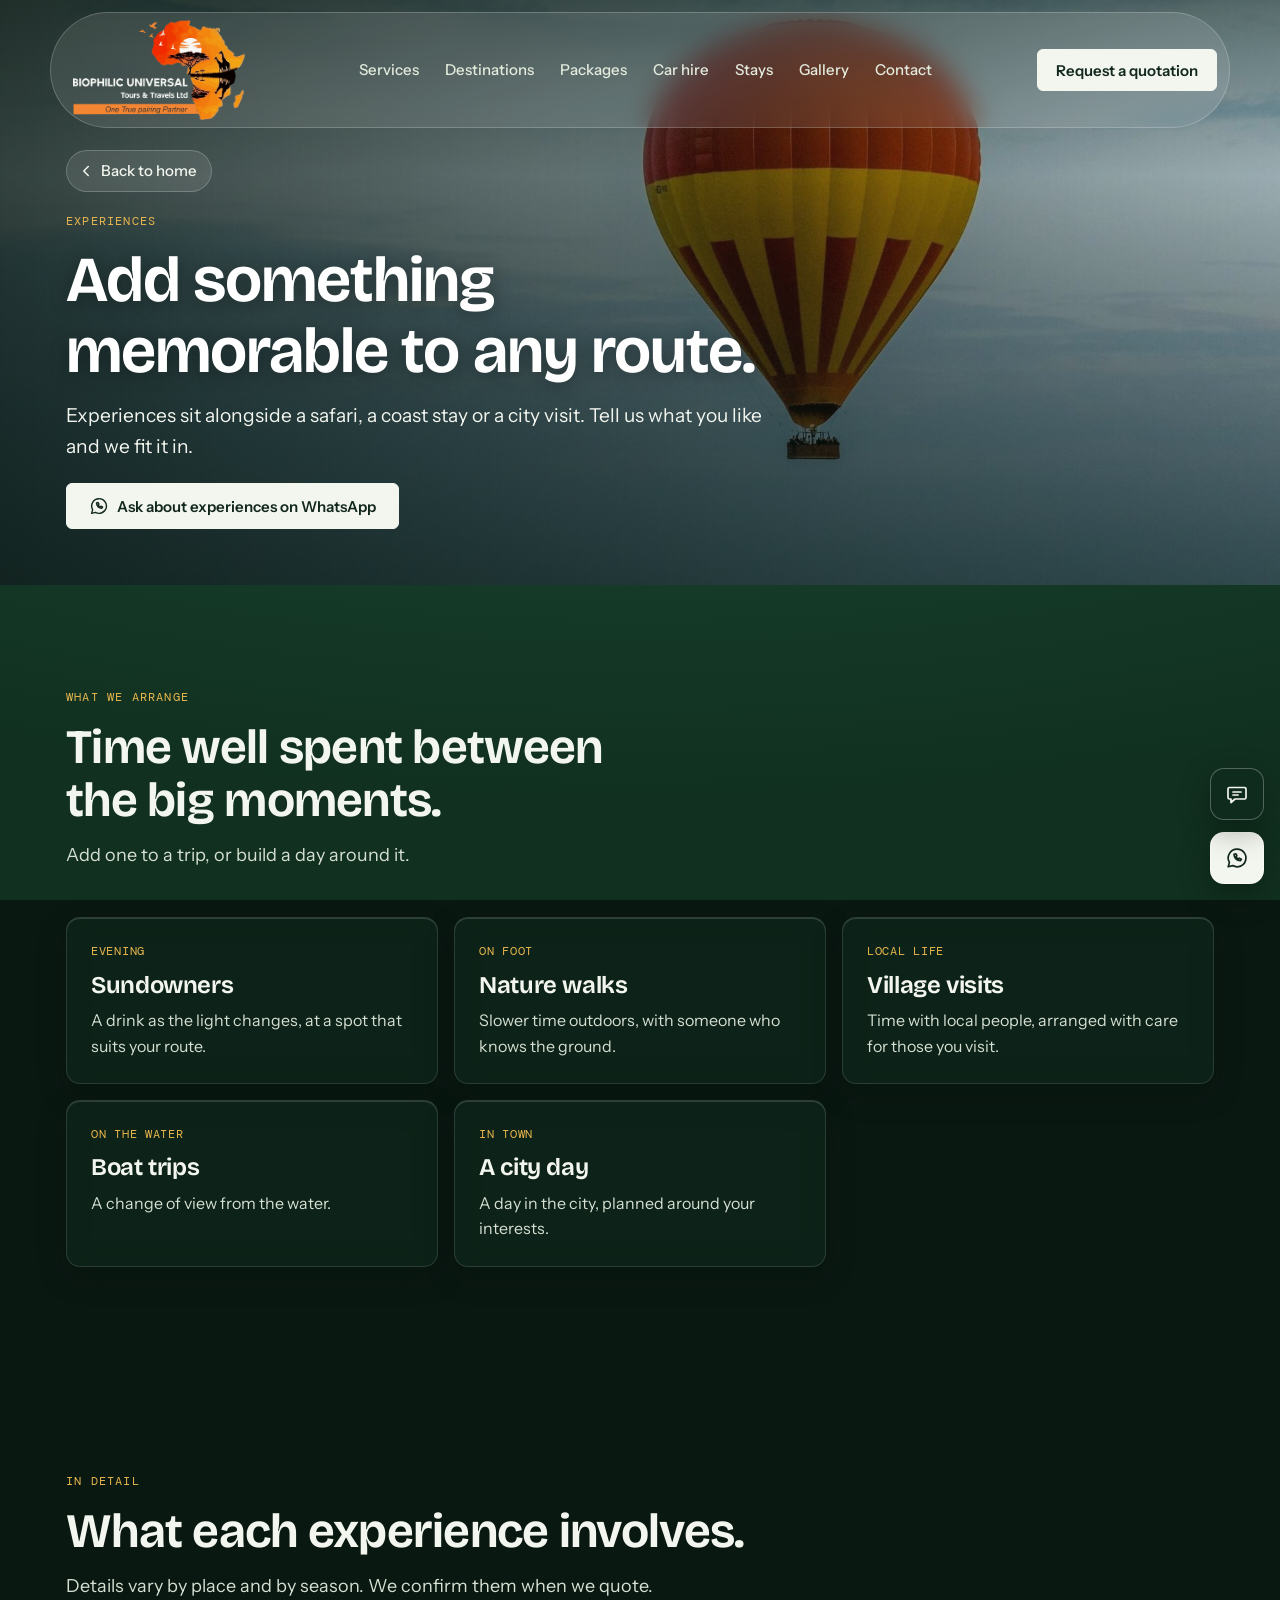
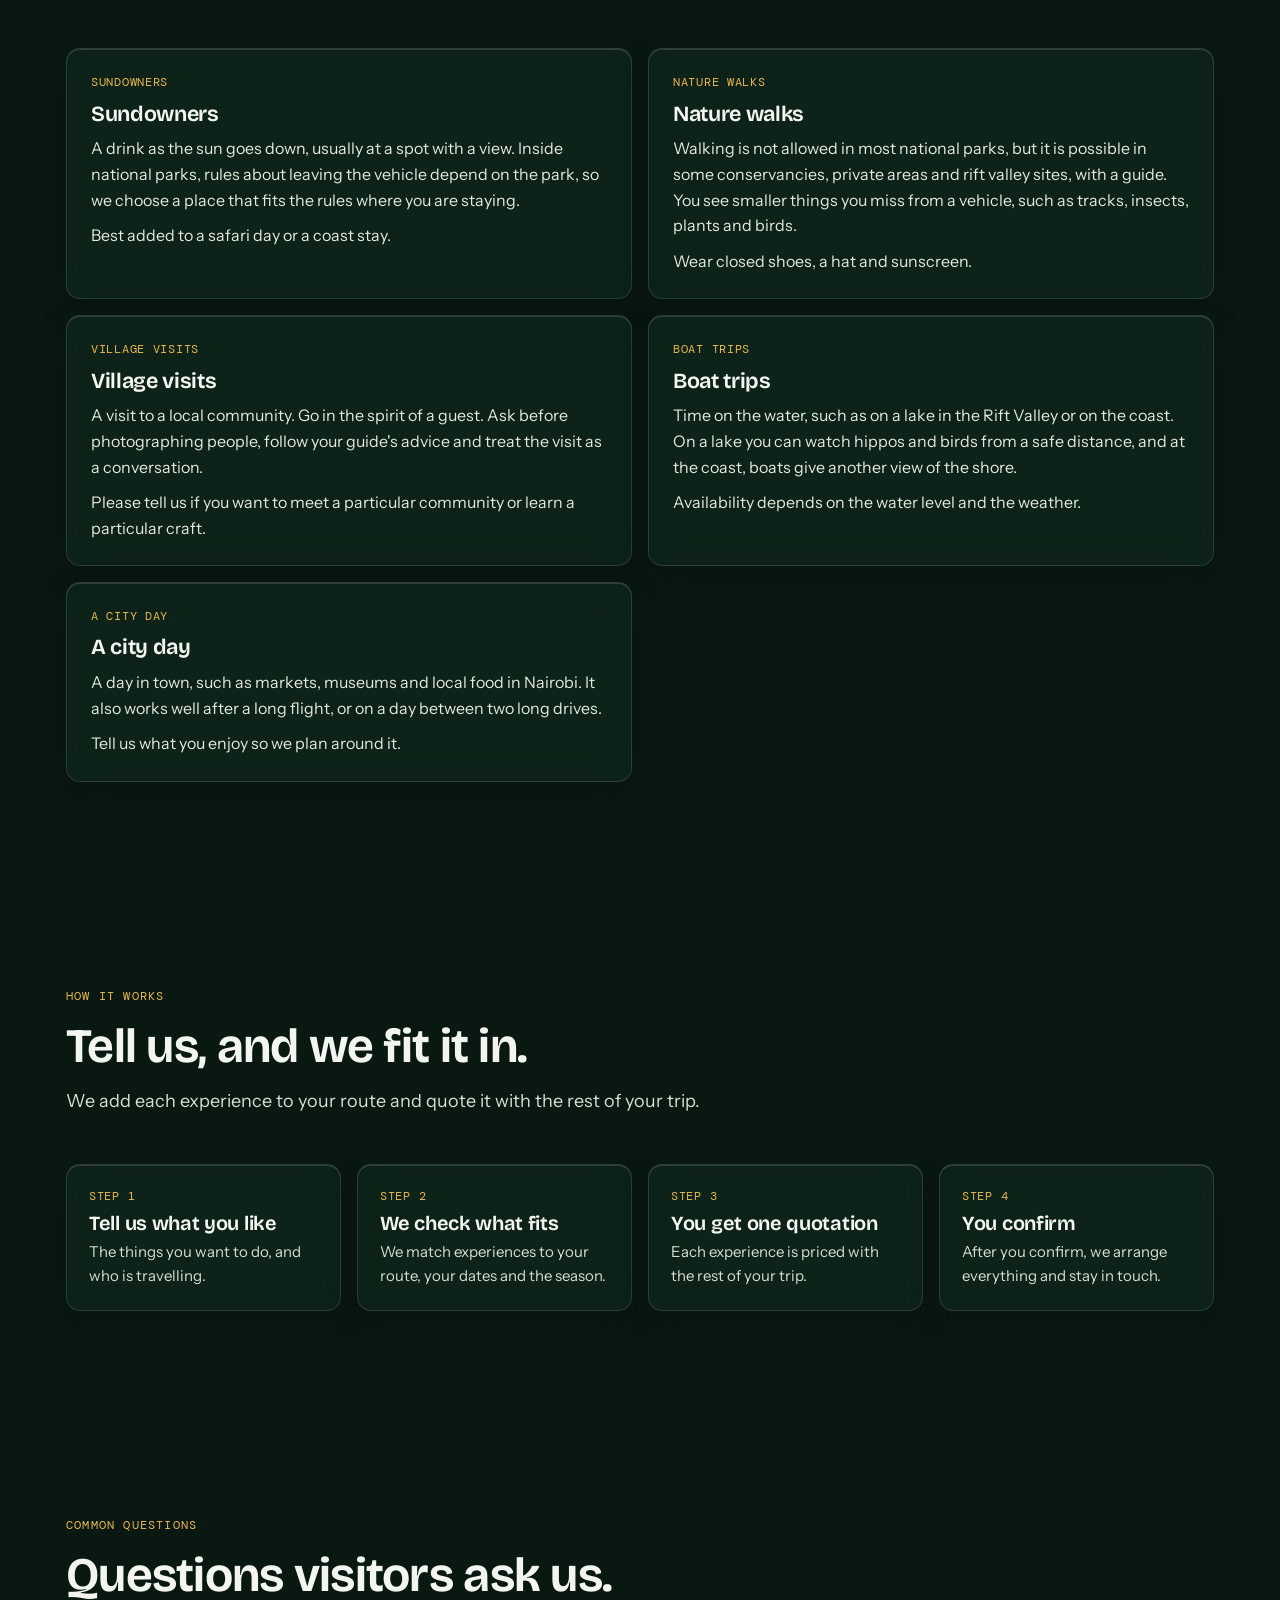
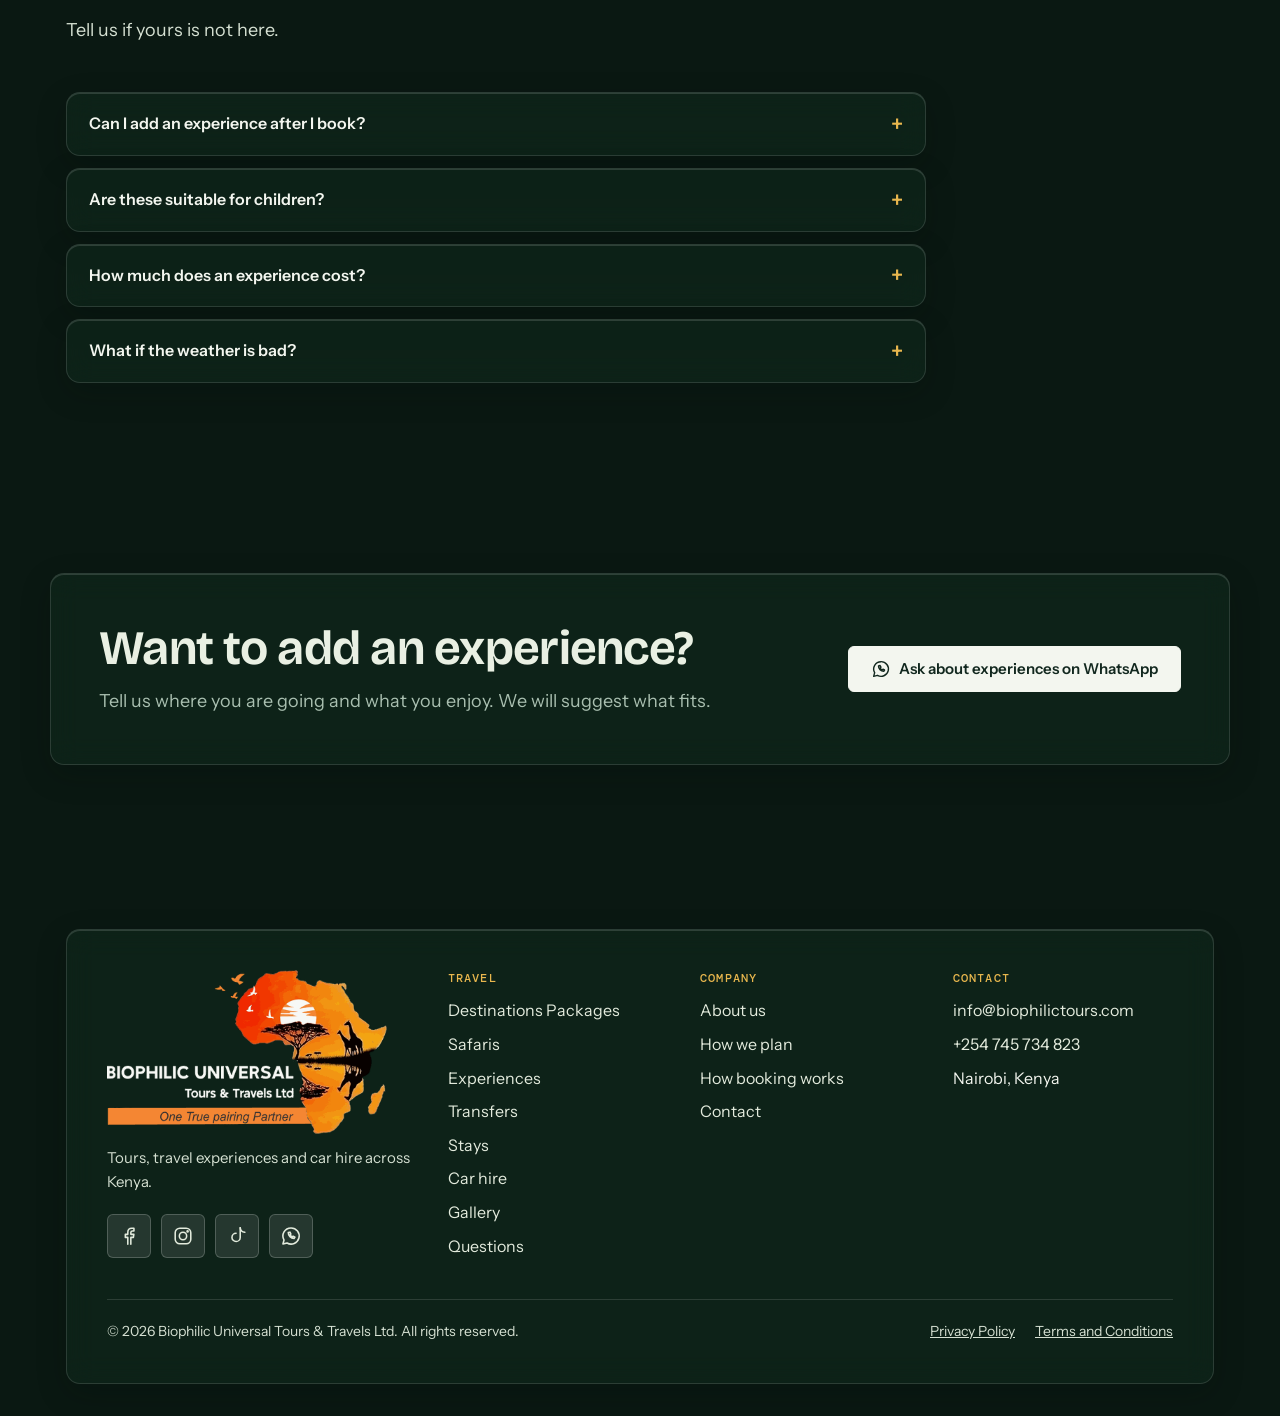
<file: experiences.html>
<!doctype html>
<html lang="en">
<head>
<meta charset="utf-8">
<meta name="viewport" content="width=device-width, initial-scale=1">
<title>Experiences | Biophilic Universal Tours & Travels</title>
<meta name="description" content="Sundowners, nature walks, village visits, boat trips and city days to add to any Kenya route, from Biophilic Universal Tours & Travels Ltd.">
<link rel="canonical" href="https://trademark254.github.io/Biophilic-Universal-Tours-Travel/experiences.html">
<meta property="og:type" content="website">
<meta property="og:site_name" content="Biophilic Universal Tours &amp; Travels Ltd">
<meta property="og:title" content="Experiences | Biophilic Universal Tours &amp; Travels">
<meta property="og:description" content="Sundowners, nature walks, village visits, boat trips and city days to add to any Kenya route, from Biophilic Universal Tours & Travels Ltd.">
<meta property="og:url" content="https://trademark254.github.io/Biophilic-Universal-Tours-Travel/experiences.html">
<meta property="og:image" content="https://trademark254.github.io/Biophilic-Universal-Tours-Travel/og-image.jpg">
<meta name="twitter:card" content="summary_large_image">
<link rel="icon" href="favicon-32.png" sizes="32x32" type="image/png">
<link rel="icon" href="icon-192.png" sizes="192x192" type="image/png">
<link rel="icon" href="favicon.ico" sizes="any">
<link rel="apple-touch-icon" href="apple-touch-icon.png">
<link rel="preconnect" href="https://fonts.googleapis.com">
<link rel="preconnect" href="https://fonts.gstatic.com" crossorigin>
<link rel="stylesheet" href="https://fonts.googleapis.com/css2?family=Bricolage+Grotesque:opsz,wght@12..96,400..800&family=DM+Mono:wght@400;500&family=Instrument+Sans:wght@400..700&display=swap" media="print" onload="this.media='all'">
<noscript><link rel="stylesheet" href="https://fonts.googleapis.com/css2?family=Bricolage+Grotesque:opsz,wght@12..96,400..800&family=DM+Mono:wght@400;500&family=Instrument+Sans:wght@400..700&display=swap"></noscript>
<link rel="preload" as="image" href="assets/hero-experiences.jpg" fetchpriority="high">
<link rel="stylesheet" href="assets/styles.css?v=41">
</head>
<body class="glass sub bg-plain">
<div class="site-bd" aria-hidden="true"></div>
<header class="site" id="top">
  <div class="wrap">
    <a class="brand" href="index.html" aria-label="Biophilic Universal Tours and Travels, home">
      <img class="brand-logo" src="logo-full-dark.png" alt="Biophilic Universal Tours &amp; Travels Ltd" width="94" height="55">
    </a>
    <nav class="main" id="mainNav" aria-label="Main">
      <a href="index.html#services">Services</a>
      <a href="index.html#destinations">Destinations</a>
      <a href="packages.html">Packages</a>
      <a href="car-hire.html">Car hire</a>
      <a href="stays.html">Stays</a>
      <a href="gallery.html">Gallery</a>
      <a href="index.html#contact">Contact</a>
      </nav>
    <div class="head-ctl">
    <a class="btn head-cta" href="index.html#contact">Request a quotation</a>
    <button class="icon-btn menu-btn" id="menuBtn" type="button" aria-label="Open menu" aria-expanded="false" aria-controls="mainNav">
      <svg class="ic-menu" viewBox="0 0 24 24" aria-hidden="true"><path d="M4 7h16M4 12h16M4 17h16"/></svg>
      <svg class="ic-close" viewBox="0 0 24 24" aria-hidden="true"><path d="M6 6l12 12M18 6 6 18"/></svg>
    </button>
    </div>
  </div>
</header>
<main>
<section class="page-hero">
  <img src="assets/hero-experiences.jpg" alt="A hot air balloon over zebras on the Maasai Mara plains" width="1800" height="1440" style="object-position:50% 14%" decoding="async" fetchpriority="high">
  <div class="wrap page-hero-in">
    <a class="back-pill" href="index.html"><svg viewBox="0 0 24 24" fill="none" stroke="currentColor" stroke-width="2" stroke-linecap="round" stroke-linejoin="round" aria-hidden="true"><path d="M15 6l-6 6 6 6"/></svg>Back to home</a>
    <span class="eyebrow">Experiences</span>
    <h1>Add something memorable to any route.</h1>
    <p class="lede">Experiences sit alongside a safari, a coast stay or a city visit. Tell us what you like and we fit it in.</p>
    <div class="actions"><a class="btn" data-wa-text="Hello Biophilic Universal, I would like to add an experience to my trip." href="https://wa.me/254745734823" target="_blank" rel="noopener"><svg viewBox="0 0 24 24" aria-hidden="true"><path d="M12 3.200a8.800 8.800 0 0 0-7.600 13.200L3.200 20.800l4.500-1.200A8.800 8.800 0 1 0 12 3.200Z"/><path d="M9 8.300c0 3.500 2.800 6.400 6.300 6.400l1-1.500-2-1-.9.800c-1-.4-1.900-1.300-2.300-2.300l.8-.9-1-2Z"/></svg>Ask about experiences on WhatsApp</a></div>
  </div>
</section>
<section class="block">
  <div class="wrap">
    <div class="sec-head">
      <span class="eyebrow">What we arrange</span>
      <h2>Time well spent between the big moments.</h2>
      <p class="lede">Add one to a trip, or build a day around it.</p>
    </div>
    <div class="services">
      <div class="svc"><span class="mono">Evening</span><h3>Sundowners</h3><p>A drink as the light changes, at a spot that suits your route.</p></div>
      <div class="svc"><span class="mono">On foot</span><h3>Nature walks</h3><p>Slower time outdoors, with someone who knows the ground.</p></div>
      <div class="svc"><span class="mono">Local life</span><h3>Village visits</h3><p>Time with local people, arranged with care for those you visit.</p></div>
      <div class="svc"><span class="mono">On the water</span><h3>Boat trips</h3><p>A change of view from the water.</p></div>
      <div class="svc"><span class="mono">In town</span><h3>A city day</h3><p>A day in the city, planned around your interests.</p></div>
    </div>
  </div>
</section>
<section class="block">
  <div class="wrap">
    <div class="sec-head">
      <span class="eyebrow">In detail</span>
      <h2>What each experience involves.</h2>
      <p class="lede">Details vary by place and by season. We confirm them when we quote.</p>
    </div>
    <div class="deep">
      <div><span class="mono">Sundowners</span><h3>Sundowners</h3><p>A drink as the sun goes down, usually at a spot with a view. Inside national parks, rules about leaving the vehicle depend on the park, so we choose a place that fits the rules where you are staying.</p><p>Best added to a safari day or a coast stay.</p></div>
      <div><span class="mono">Nature walks</span><h3>Nature walks</h3><p>Walking is not allowed in most national parks, but it is possible in some conservancies, private areas and rift valley sites, with a guide. You see smaller things you miss from a vehicle, such as tracks, insects, plants and birds.</p><p>Wear closed shoes, a hat and sunscreen.</p></div>
      <div><span class="mono">Village visits</span><h3>Village visits</h3><p>A visit to a local community. Go in the spirit of a guest. Ask before photographing people, follow your guide's advice and treat the visit as a conversation.</p><p>Please tell us if you want to meet a particular community or learn a particular craft.</p></div>
      <div><span class="mono">Boat trips</span><h3>Boat trips</h3><p>Time on the water, such as on a lake in the Rift Valley or on the coast. On a lake you can watch hippos and birds from a safe distance, and at the coast, boats give another view of the shore.</p><p>Availability depends on the water level and the weather.</p></div>
      <div><span class="mono">A city day</span><h3>A city day</h3><p>A day in town, such as markets, museums and local food in Nairobi. It also works well after a long flight, or on a day between two long drives.</p><p>Tell us what you enjoy so we plan around it.</p></div>
    </div>
  </div>
</section>
<section class="block">
  <div class="wrap">
    <div class="sec-head">
      <span class="eyebrow">How it works</span>
      <h2>Tell us, and we fit it in.</h2>
      <p class="lede">We add each experience to your route and quote it with the rest of your trip.</p>
    </div>
    <div class="steps">
      <div class="step"><span class="mono">Step 1</span><h3>Tell us what you like</h3><p>The things you want to do, and who is travelling.</p></div>
      <div class="step"><span class="mono">Step 2</span><h3>We check what fits</h3><p>We match experiences to your route, your dates and the season.</p></div>
      <div class="step"><span class="mono">Step 3</span><h3>You get one quotation</h3><p>Each experience is priced with the rest of your trip.</p></div>
      <div class="step"><span class="mono">Step 4</span><h3>You confirm</h3><p>After you confirm, we arrange everything and stay in touch.</p></div>
    </div>
  </div>
</section>
<section class="block">
  <div class="wrap">
    <div class="sec-head">
      <span class="eyebrow">Common questions</span>
      <h2>Questions visitors ask us.</h2>
      <p class="lede">Tell us if yours is not here.</p>
    </div>
    <div class="faq">
      <details><summary>Can I add an experience after I book?</summary><p>Often yes, but availability depends on the place and the date. Message us as early as you can.</p></details>
      <details><summary>Are these suitable for children?</summary><p>Many are, and some have age or fitness limits. Tell us the ages of your group when you ask.</p></details>
      <details><summary>How much does an experience cost?</summary><p>The price depends on the activity, the place and the size of your group. It appears as a line in your quotation.</p></details>
      <details><summary>What if the weather is bad?</summary><p>Some experiences, such as boat trips, depend on the weather and the water level. If one cannot run, we will tell you and offer an alternative.</p></details>
    </div>
  </div>
</section>
<section class="block band cta">
  <div class="wrap cta-in">
    <div class="cta-text">
      <h2>Want to add an experience?</h2>
      <p class="lede">Tell us where you are going and what you enjoy. We will suggest what fits.</p>
    </div>
    <div class="actions">
      <a class="btn" data-wa-text="Hello Biophilic Universal, I would like to add an experience to my trip." href="https://wa.me/254745734823" target="_blank" rel="noopener"><svg viewBox="0 0 24 24" aria-hidden="true"><path d="M12 3.200a8.800 8.800 0 0 0-7.600 13.200L3.200 20.800l4.500-1.200A8.800 8.800 0 1 0 12 3.200Z"/><path d="M9 8.300c0 3.500 2.800 6.400 6.300 6.400l1-1.500-2-1-.9.800c-1-.4-1.900-1.300-2.300-2.300l.8-.9-1-2Z"/></svg>Ask about experiences on WhatsApp</a>
    </div>
  </div>
</section>
</main>

<footer class="site">
  <div class="wrap">
   <div class="panel">
    <div class="foot">
      <div>
        <a href="index.html" aria-label="Biophilic Universal Tours and Travels, back to top">
          <img class="foot-logo logo-light" src="logo-full-light.png" alt="" width="200" height="182">
          <img class="foot-logo logo-dark" src="logo-full-dark.png" alt="Biophilic Universal Tours and Travels logo" width="200" height="182">
        </a>
        <p>Tours, travel experiences and car hire across Kenya.</p>
        <ul class="social" id="socials" aria-label="Our social media"></ul>
      </div>
      <div><h4>Travel</h4><ul><li><a href="index.html#destinations">Destinations</a>
      <a href="packages.html">Packages</a></li><li><a href="safaris.html">Safaris</a></li><li><a href="experiences.html">Experiences</a></li><li><a href="transfers.html">Transfers</a></li><li><a href="stays.html">Stays</a></li><li><a href="car-hire.html">Car hire</a></li><li><a href="gallery.html">Gallery</a></li><li><a href="faq.html">Questions</a></li></ul></div>
      <div><h4>Company</h4><ul><li><a href="about.html">About us</a></li><li><a href="index.html#approach">How we plan</a></li><li><a href="index.html#process">How booking works</a></li><li><a href="index.html#contact">Contact</a></li></ul></div>
      <div><h4>Contact</h4><ul><li data-contact="email">info@biophilictours.com</li><li data-contact="phone">+254 745 734 823</li><li data-contact="address">Nairobi, Kenya</li></ul></div>
    </div>
    <div class="legal">
      <span>© 2026 Biophilic Universal Tours &amp; Travels Ltd. All rights reserved.</span>
      <nav aria-label="Legal"><a href="privacy.html">Privacy Policy</a><a href="terms.html">Terms and Conditions</a></nav>
    </div>
   </div>
  </div>
</footer>

<script src="assets/common.js?v=10"></script>
<script src="assets/bot.js?v=5"></script>
<script src="assets/menu.js"></script>
</body>
</html>
</file>
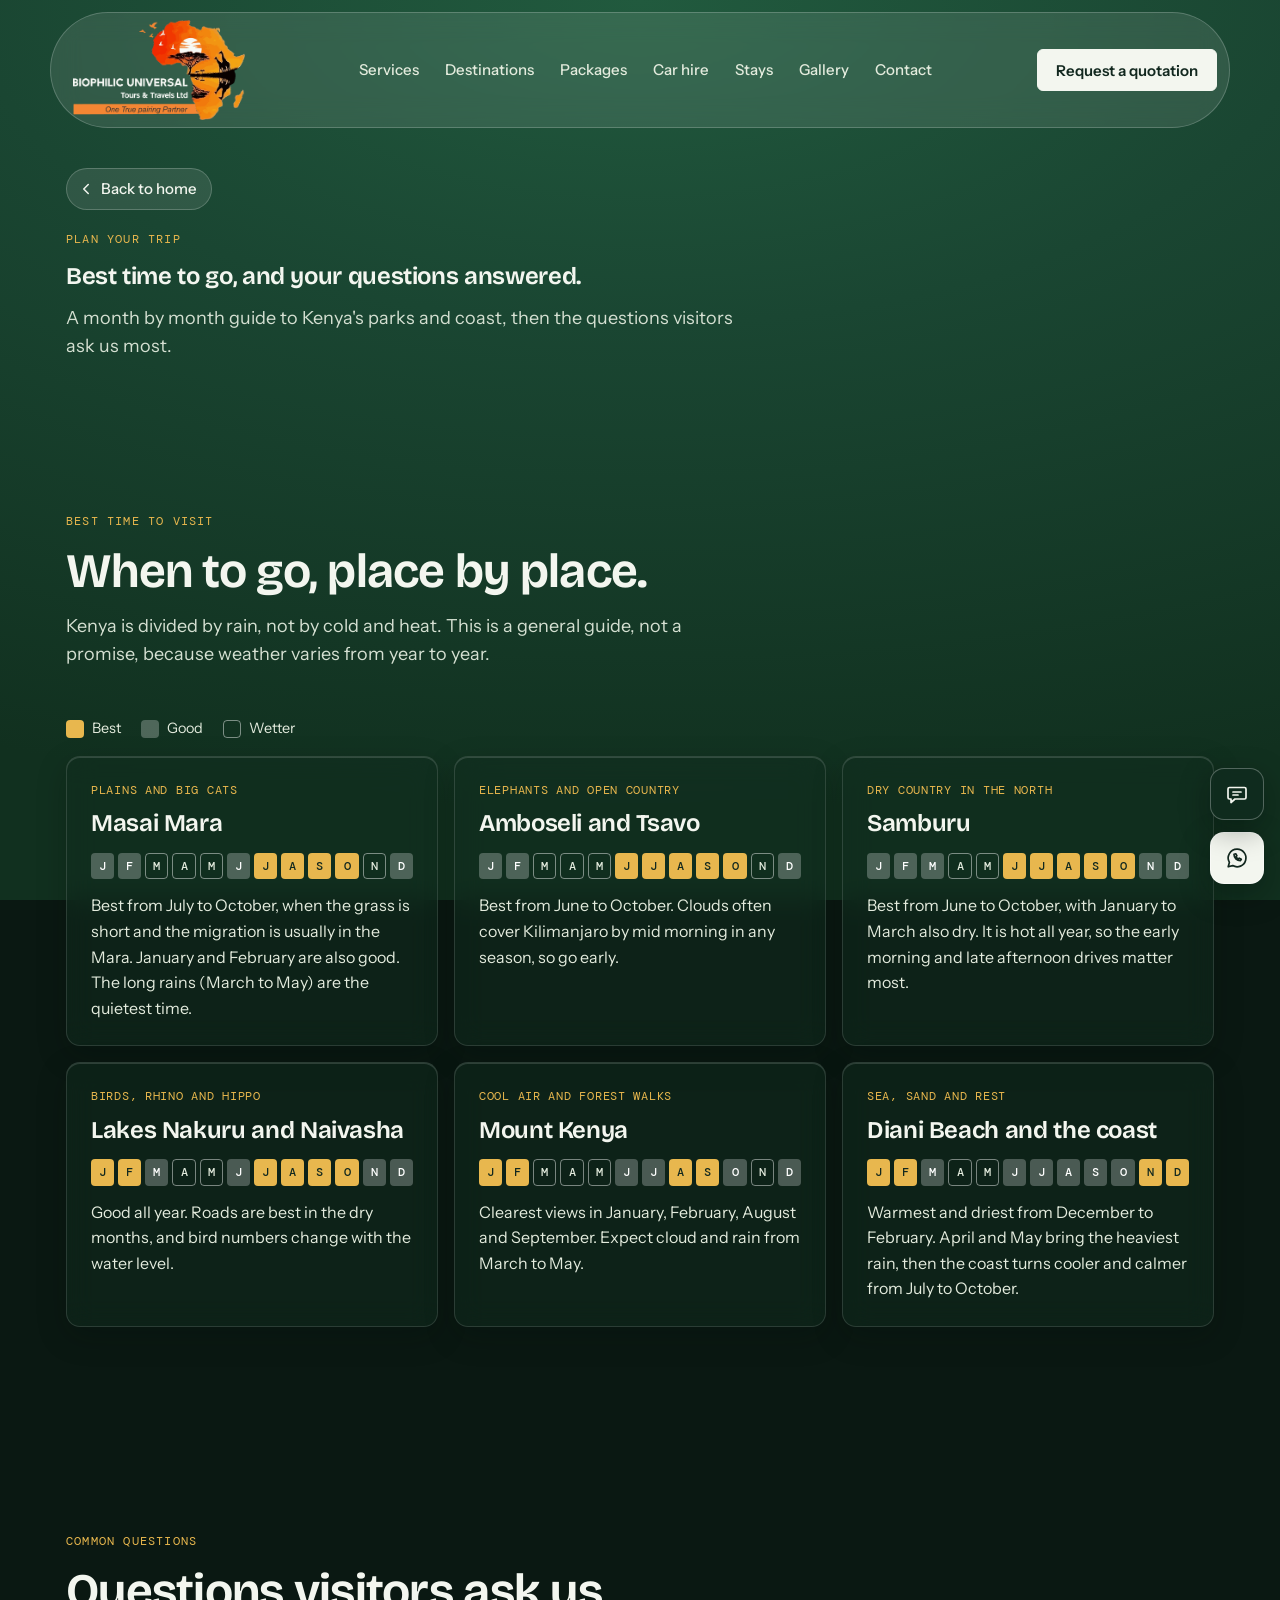
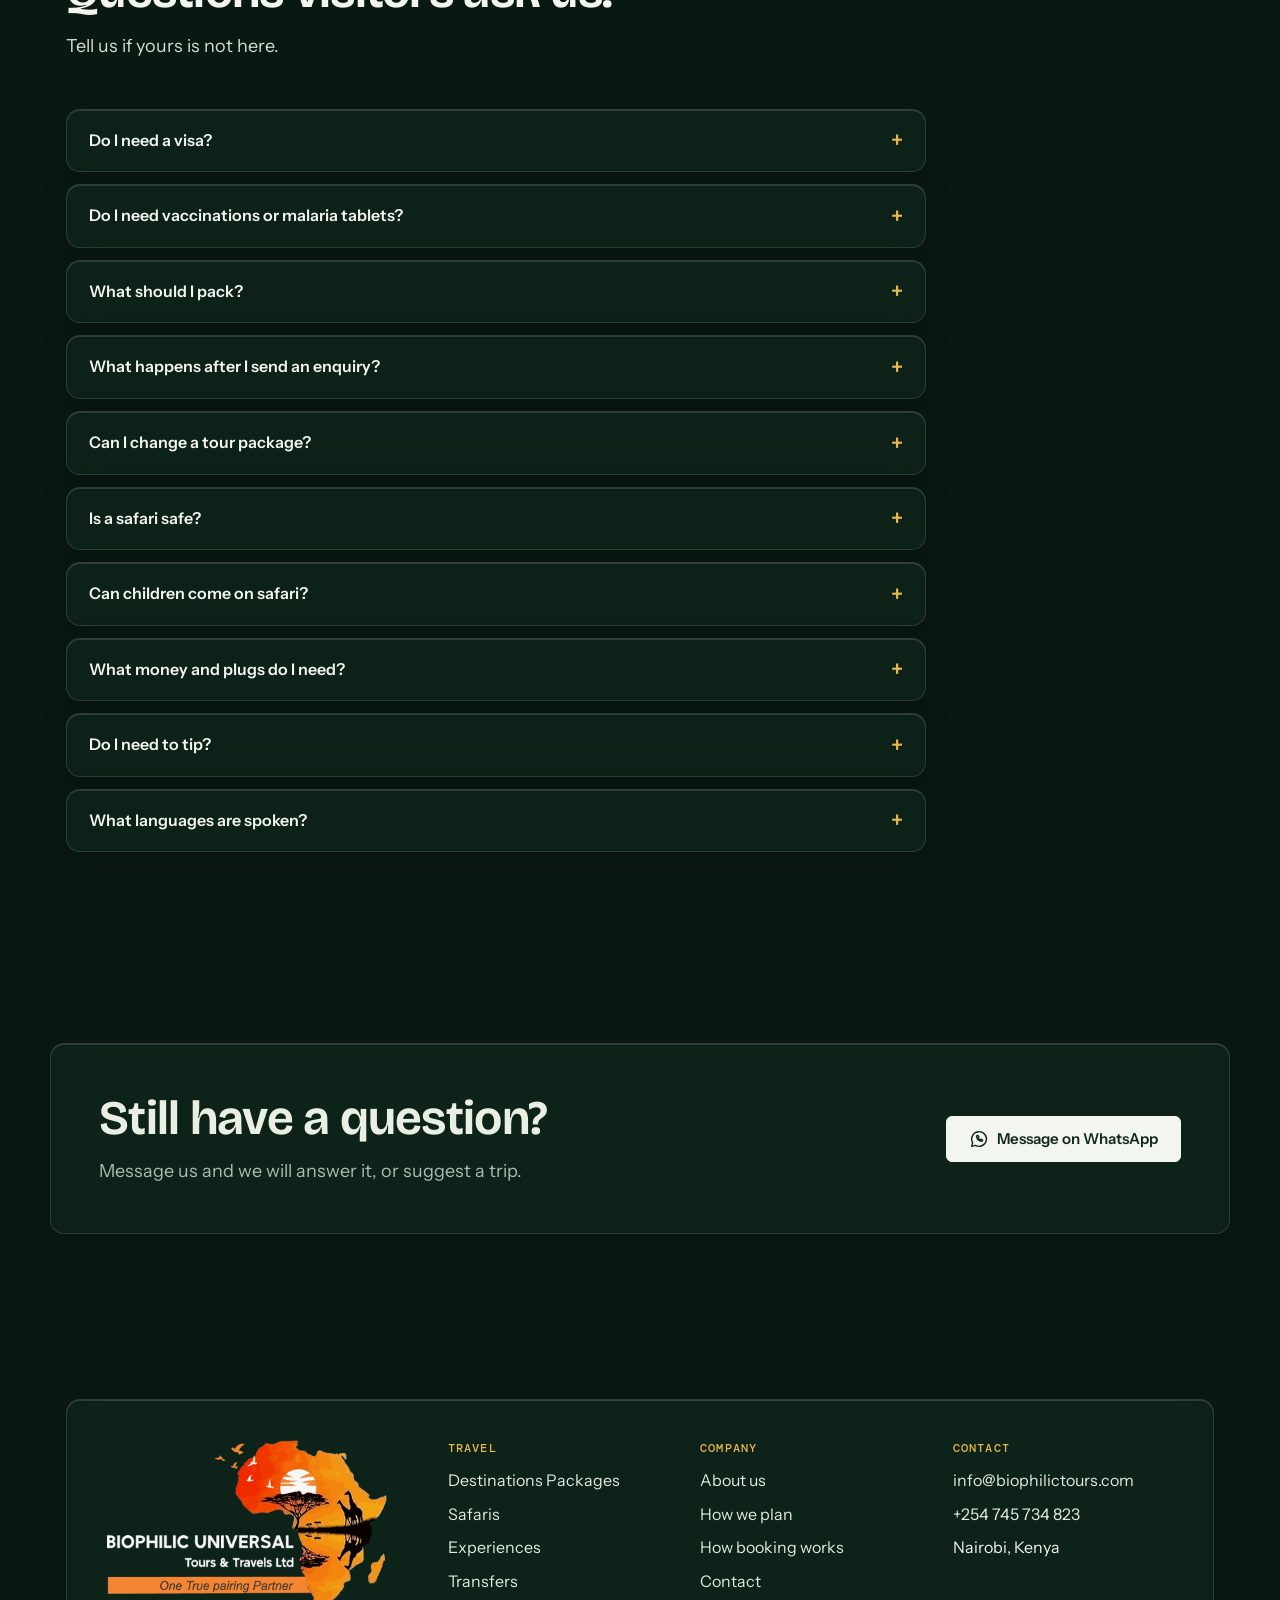
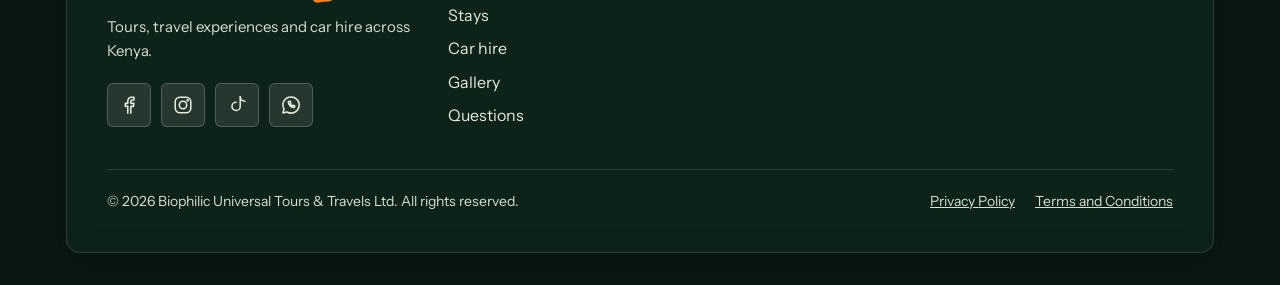
<file: faq.html>
<!doctype html>
<html lang="en">
<head>
<meta charset="utf-8">
<meta name="viewport" content="width=device-width, initial-scale=1">
<title>Questions and best time to visit | Biophilic Universal Tours & Travels</title>
<meta name="description" content="Best time to visit Kenya's parks and coast, plus answers on visas, packing, safety and booking, from Biophilic Universal Tours & Travels Ltd.">
<link rel="canonical" href="https://trademark254.github.io/Biophilic-Universal-Tours-Travel/faq.html">
<meta property="og:type" content="website">
<meta property="og:site_name" content="Biophilic Universal Tours &amp; Travels Ltd">
<meta property="og:title" content="Questions and best time to visit | Biophilic Universal Tours &amp; Travels">
<meta property="og:description" content="Best time to visit Kenya's parks and coast, plus answers on visas, packing, safety and booking, from Biophilic Universal Tours & Travels Ltd.">
<meta property="og:url" content="https://trademark254.github.io/Biophilic-Universal-Tours-Travel/faq.html">
<meta property="og:image" content="https://trademark254.github.io/Biophilic-Universal-Tours-Travel/og-image.jpg">
<meta name="twitter:card" content="summary_large_image">
<link rel="icon" href="favicon-32.png" sizes="32x32" type="image/png">
<link rel="icon" href="icon-192.png" sizes="192x192" type="image/png">
<link rel="icon" href="favicon.ico" sizes="any">
<link rel="apple-touch-icon" href="apple-touch-icon.png">
<link rel="preconnect" href="https://fonts.googleapis.com">
<link rel="preconnect" href="https://fonts.gstatic.com" crossorigin>
<link rel="stylesheet" href="https://fonts.googleapis.com/css2?family=Bricolage+Grotesque:opsz,wght@12..96,400..800&family=DM+Mono:wght@400;500&family=Instrument+Sans:wght@400..700&display=swap" media="print" onload="this.media='all'">
<noscript><link rel="stylesheet" href="https://fonts.googleapis.com/css2?family=Bricolage+Grotesque:opsz,wght@12..96,400..800&family=DM+Mono:wght@400;500&family=Instrument+Sans:wght@400..700&display=swap"></noscript>
<link rel="stylesheet" href="assets/styles.css?v=41">
<script type="application/ld+json">{"@context": "https://schema.org", "@type": "FAQPage", "mainEntity": [{"@type": "Question", "name": "Do I need a visa?", "acceptedAnswer": {"@type": "Answer", "text": "Most visitors need an electronic travel authorisation, which you apply for online before you travel. Rules differ by nationality and change from time to time, so check the official Kenyan government site before you book flights."}}, {"@type": "Question", "name": "Do I need vaccinations or malaria tablets?", "acceptedAnswer": {"@type": "Answer", "text": "Requirements depend on where you travel from and where you go in Kenya. Ask your doctor or a travel clinic well before the trip, and check the official health advice for your country."}}, {"@type": "Question", "name": "What should I pack?", "acceptedAnswer": {"@type": "Answer", "text": "Light layers in neutral colours, a hat, sunscreen, comfortable shoes, binoculars and a camera with spare memory. Mornings and evenings can be cool in the parks, and Mount Kenya is cold at night, so bring a warm layer. A light rain jacket helps in the rainy months."}}, {"@type": "Question", "name": "What happens after I send an enquiry?", "acceptedAnswer": {"@type": "Answer", "text": "Your enquiry opens in WhatsApp. We reply, check availability, adjust the trip with you and send one clear quotation. You confirm only when you are happy with it. No payment is taken on this website."}}, {"@type": "Question", "name": "Can I change a tour package?", "acceptedAnswer": {"@type": "Answer", "text": "Yes. The packages are starting points. Tell us your dates, your group and what you want to change, and we adjust the route, the stay and the vehicle."}}, {"@type": "Question", "name": "Is a safari safe?", "acceptedAnswer": {"@type": "Answer", "text": "Safaris are a normal part of life in Kenya and millions of people take them. Stay with your driver guide, keep to the vehicle where they ask you to, and do not approach wildlife. Check your own government's travel advice before you go."}}, {"@type": "Question", "name": "Can children come on safari?", "acceptedAnswer": {"@type": "Answer", "text": "Many families travel with children. Some lodges and activities set age limits, so tell us the ages when you enquire and we will plan around them."}}, {"@type": "Question", "name": "What money and plugs do I need?", "acceptedAnswer": {"@type": "Answer", "text": "The Kenyan shilling is the local currency. Cards work in cities and larger hotels, and small cash is useful elsewhere. Mobile money is widely used locally. Sockets are the three pin UK type at 240 volts."}}, {"@type": "Question", "name": "Do I need to tip?", "acceptedAnswer": {"@type": "Answer", "text": "Tipping is customary for guides, drivers and camp staff but not compulsory. Ask us and we will explain what is usual for your trip."}}, {"@type": "Question", "name": "What languages are spoken?", "acceptedAnswer": {"@type": "Answer", "text": "English and Swahili are both widely spoken, and our team communicates with guests in English."}}]}</script>
</head>
<body class="glass sub bg-plain">
<div class="site-bd" aria-hidden="true"></div>
<header class="site" id="top">
  <div class="wrap">
    <a class="brand" href="index.html" aria-label="Biophilic Universal Tours and Travels, home">
      <img class="brand-logo" src="logo-full-dark.png" alt="Biophilic Universal Tours &amp; Travels Ltd" width="94" height="55">
    </a>
    <nav class="main" id="mainNav" aria-label="Main">
      <a href="index.html#services">Services</a>
      <a href="index.html#destinations">Destinations</a>
      <a href="packages.html">Packages</a>
      <a href="car-hire.html">Car hire</a>
      <a href="stays.html">Stays</a>
      <a href="gallery.html">Gallery</a>
      <a href="index.html#contact">Contact</a>
      </nav>
    <div class="head-ctl">
    <a class="btn head-cta" href="index.html#contact">Request a quotation</a>
    <button class="icon-btn menu-btn" id="menuBtn" type="button" aria-label="Open menu" aria-expanded="false" aria-controls="mainNav">
      <svg class="ic-menu" viewBox="0 0 24 24" aria-hidden="true"><path d="M4 7h16M4 12h16M4 17h16"/></svg>
      <svg class="ic-close" viewBox="0 0 24 24" aria-hidden="true"><path d="M6 6l12 12M18 6 6 18"/></svg>
    </button>
    </div>
  </div>
</header>
<main>
<section class="block" style="padding-top:clamp(120px,14vw,168px);padding-bottom:0">
  <div class="wrap">
    <a class="back-pill" href="index.html"><svg viewBox="0 0 24 24" fill="none" stroke="currentColor" stroke-width="2" stroke-linecap="round" stroke-linejoin="round" aria-hidden="true"><path d="M15 6l-6 6 6 6"/></svg>Back to home</a>
    <div class="sec-head">
      <span class="eyebrow">Plan your trip</span>
      <h1>Best time to go, and your questions answered.</h1>
      <p class="lede">A month by month guide to Kenya's parks and coast, then the questions visitors ask us most.</p>
    </div>
  </div>
</section>
<section class="block">
  <div class="wrap">
    <div class="sec-head">
      <span class="eyebrow">Best time to visit</span>
      <h2>When to go, place by place.</h2>
      <p class="lede">Kenya is divided by rain, not by cold and heat. This is a general guide, not a promise, because weather varies from year to year.</p>
    </div>
    <div class="services bt-grid">
      <p class="bt-legend" id="btLegend"><span><i class="b"></i><em>Best</em></span><span><i class="g"></i><em>Good</em></span><span><i class="w"></i><em>Wetter</em></span></p>
      <div class="svc bt"><span class="mono">Plains and big cats</span><h3>Masai Mara</h3><ol class="bt-row"><li class="g"><span aria-hidden="true">J</span><span class="bt-sr">January: good</span></li><li class="g"><span aria-hidden="true">F</span><span class="bt-sr">February: good</span></li><li class="w"><span aria-hidden="true">M</span><span class="bt-sr">March: wet</span></li><li class="w"><span aria-hidden="true">A</span><span class="bt-sr">April: wet</span></li><li class="w"><span aria-hidden="true">M</span><span class="bt-sr">May: wet</span></li><li class="g"><span aria-hidden="true">J</span><span class="bt-sr">June: good</span></li><li class="b"><span aria-hidden="true">J</span><span class="bt-sr">July: best</span></li><li class="b"><span aria-hidden="true">A</span><span class="bt-sr">August: best</span></li><li class="b"><span aria-hidden="true">S</span><span class="bt-sr">September: best</span></li><li class="b"><span aria-hidden="true">O</span><span class="bt-sr">October: best</span></li><li class="w"><span aria-hidden="true">N</span><span class="bt-sr">November: wet</span></li><li class="g"><span aria-hidden="true">D</span><span class="bt-sr">December: good</span></li></ol><p>Best from July to October, when the grass is short and the migration is usually in the Mara. January and February are also good. The long rains (March to May) are the quietest time.</p></div>
      <div class="svc bt"><span class="mono">Elephants and open country</span><h3>Amboseli and Tsavo</h3><ol class="bt-row"><li class="g"><span aria-hidden="true">J</span><span class="bt-sr">January: good</span></li><li class="g"><span aria-hidden="true">F</span><span class="bt-sr">February: good</span></li><li class="w"><span aria-hidden="true">M</span><span class="bt-sr">March: wet</span></li><li class="w"><span aria-hidden="true">A</span><span class="bt-sr">April: wet</span></li><li class="w"><span aria-hidden="true">M</span><span class="bt-sr">May: wet</span></li><li class="b"><span aria-hidden="true">J</span><span class="bt-sr">June: best</span></li><li class="b"><span aria-hidden="true">J</span><span class="bt-sr">July: best</span></li><li class="b"><span aria-hidden="true">A</span><span class="bt-sr">August: best</span></li><li class="b"><span aria-hidden="true">S</span><span class="bt-sr">September: best</span></li><li class="b"><span aria-hidden="true">O</span><span class="bt-sr">October: best</span></li><li class="w"><span aria-hidden="true">N</span><span class="bt-sr">November: wet</span></li><li class="g"><span aria-hidden="true">D</span><span class="bt-sr">December: good</span></li></ol><p>Best from June to October. Clouds often cover Kilimanjaro by mid morning in any season, so go early.</p></div>
      <div class="svc bt"><span class="mono">Dry country in the north</span><h3>Samburu</h3><ol class="bt-row"><li class="g"><span aria-hidden="true">J</span><span class="bt-sr">January: good</span></li><li class="g"><span aria-hidden="true">F</span><span class="bt-sr">February: good</span></li><li class="g"><span aria-hidden="true">M</span><span class="bt-sr">March: good</span></li><li class="w"><span aria-hidden="true">A</span><span class="bt-sr">April: wet</span></li><li class="w"><span aria-hidden="true">M</span><span class="bt-sr">May: wet</span></li><li class="b"><span aria-hidden="true">J</span><span class="bt-sr">June: best</span></li><li class="b"><span aria-hidden="true">J</span><span class="bt-sr">July: best</span></li><li class="b"><span aria-hidden="true">A</span><span class="bt-sr">August: best</span></li><li class="b"><span aria-hidden="true">S</span><span class="bt-sr">September: best</span></li><li class="b"><span aria-hidden="true">O</span><span class="bt-sr">October: best</span></li><li class="g"><span aria-hidden="true">N</span><span class="bt-sr">November: good</span></li><li class="g"><span aria-hidden="true">D</span><span class="bt-sr">December: good</span></li></ol><p>Best from June to October, with January to March also dry. It is hot all year, so the early morning and late afternoon drives matter most.</p></div>
      <div class="svc bt"><span class="mono">Birds, rhino and hippo</span><h3>Lakes Nakuru and Naivasha</h3><ol class="bt-row"><li class="b"><span aria-hidden="true">J</span><span class="bt-sr">January: best</span></li><li class="b"><span aria-hidden="true">F</span><span class="bt-sr">February: best</span></li><li class="g"><span aria-hidden="true">M</span><span class="bt-sr">March: good</span></li><li class="w"><span aria-hidden="true">A</span><span class="bt-sr">April: wet</span></li><li class="w"><span aria-hidden="true">M</span><span class="bt-sr">May: wet</span></li><li class="g"><span aria-hidden="true">J</span><span class="bt-sr">June: good</span></li><li class="b"><span aria-hidden="true">J</span><span class="bt-sr">July: best</span></li><li class="b"><span aria-hidden="true">A</span><span class="bt-sr">August: best</span></li><li class="b"><span aria-hidden="true">S</span><span class="bt-sr">September: best</span></li><li class="b"><span aria-hidden="true">O</span><span class="bt-sr">October: best</span></li><li class="g"><span aria-hidden="true">N</span><span class="bt-sr">November: good</span></li><li class="g"><span aria-hidden="true">D</span><span class="bt-sr">December: good</span></li></ol><p>Good all year. Roads are best in the dry months, and bird numbers change with the water level.</p></div>
      <div class="svc bt"><span class="mono">Cool air and forest walks</span><h3>Mount Kenya</h3><ol class="bt-row"><li class="b"><span aria-hidden="true">J</span><span class="bt-sr">January: best</span></li><li class="b"><span aria-hidden="true">F</span><span class="bt-sr">February: best</span></li><li class="w"><span aria-hidden="true">M</span><span class="bt-sr">March: wet</span></li><li class="w"><span aria-hidden="true">A</span><span class="bt-sr">April: wet</span></li><li class="w"><span aria-hidden="true">M</span><span class="bt-sr">May: wet</span></li><li class="g"><span aria-hidden="true">J</span><span class="bt-sr">June: good</span></li><li class="g"><span aria-hidden="true">J</span><span class="bt-sr">July: good</span></li><li class="b"><span aria-hidden="true">A</span><span class="bt-sr">August: best</span></li><li class="b"><span aria-hidden="true">S</span><span class="bt-sr">September: best</span></li><li class="g"><span aria-hidden="true">O</span><span class="bt-sr">October: good</span></li><li class="w"><span aria-hidden="true">N</span><span class="bt-sr">November: wet</span></li><li class="g"><span aria-hidden="true">D</span><span class="bt-sr">December: good</span></li></ol><p>Clearest views in January, February, August and September. Expect cloud and rain from March to May.</p></div>
      <div class="svc bt"><span class="mono">Sea, sand and rest</span><h3>Diani Beach and the coast</h3><ol class="bt-row"><li class="b"><span aria-hidden="true">J</span><span class="bt-sr">January: best</span></li><li class="b"><span aria-hidden="true">F</span><span class="bt-sr">February: best</span></li><li class="g"><span aria-hidden="true">M</span><span class="bt-sr">March: good</span></li><li class="w"><span aria-hidden="true">A</span><span class="bt-sr">April: wet</span></li><li class="w"><span aria-hidden="true">M</span><span class="bt-sr">May: wet</span></li><li class="g"><span aria-hidden="true">J</span><span class="bt-sr">June: good</span></li><li class="g"><span aria-hidden="true">J</span><span class="bt-sr">July: good</span></li><li class="g"><span aria-hidden="true">A</span><span class="bt-sr">August: good</span></li><li class="g"><span aria-hidden="true">S</span><span class="bt-sr">September: good</span></li><li class="g"><span aria-hidden="true">O</span><span class="bt-sr">October: good</span></li><li class="b"><span aria-hidden="true">N</span><span class="bt-sr">November: best</span></li><li class="b"><span aria-hidden="true">D</span><span class="bt-sr">December: best</span></li></ol><p>Warmest and driest from December to February. April and May bring the heaviest rain, then the coast turns cooler and calmer from July to October.</p></div>
    </div>
  </div>
</section>
<section class="block">
  <div class="wrap">
    <div class="sec-head">
      <span class="eyebrow">Common questions</span>
      <h2>Questions visitors ask us.</h2>
      <p class="lede">Tell us if yours is not here.</p>
    </div>
    <div class="faq">
      <details><summary>Do I need a visa?</summary><p>Most visitors need an electronic travel authorisation, which you apply for online before you travel. Rules differ by nationality and change from time to time, so check the official Kenyan government site before you book flights.</p></details>
      <details><summary>Do I need vaccinations or malaria tablets?</summary><p>Requirements depend on where you travel from and where you go in Kenya. Ask your doctor or a travel clinic well before the trip, and check the official health advice for your country.</p></details>
      <details><summary>What should I pack?</summary><p>Light layers in neutral colours, a hat, sunscreen, comfortable shoes, binoculars and a camera with spare memory. Mornings and evenings can be cool in the parks, and Mount Kenya is cold at night, so bring a warm layer. A light rain jacket helps in the rainy months.</p></details>
      <details><summary>What happens after I send an enquiry?</summary><p>Your enquiry opens in WhatsApp. We reply, check availability, adjust the trip with you and send one clear quotation. You confirm only when you are happy with it. No payment is taken on this website.</p></details>
      <details><summary>Can I change a tour package?</summary><p>Yes. The packages are starting points. Tell us your dates, your group and what you want to change, and we adjust the route, the stay and the vehicle.</p></details>
      <details><summary>Is a safari safe?</summary><p>Safaris are a normal part of life in Kenya and millions of people take them. Stay with your driver guide, keep to the vehicle where they ask you to, and do not approach wildlife. Check your own government's travel advice before you go.</p></details>
      <details><summary>Can children come on safari?</summary><p>Many families travel with children. Some lodges and activities set age limits, so tell us the ages when you enquire and we will plan around them.</p></details>
      <details><summary>What money and plugs do I need?</summary><p>The Kenyan shilling is the local currency. Cards work in cities and larger hotels, and small cash is useful elsewhere. Mobile money is widely used locally. Sockets are the three pin UK type at 240 volts.</p></details>
      <details><summary>Do I need to tip?</summary><p>Tipping is customary for guides, drivers and camp staff but not compulsory. Ask us and we will explain what is usual for your trip.</p></details>
      <details><summary>What languages are spoken?</summary><p>English and Swahili are both widely spoken, and our team communicates with guests in English.</p></details>
    </div>
  </div>
</section>
<section class="block band cta">
  <div class="wrap cta-in">
    <div class="cta-text">
      <h2>Still have a question?</h2>
      <p class="lede">Message us and we will answer it, or suggest a trip.</p>
    </div>
    <div class="actions">
      <a class="btn" data-wa-text="Hello Biophilic Universal, I have a question about a trip." href="https://wa.me/254745734823" target="_blank" rel="noopener"><svg viewBox="0 0 24 24" aria-hidden="true"><path d="M12 3.200a8.800 8.800 0 0 0-7.600 13.200L3.200 20.800l4.500-1.200A8.800 8.800 0 1 0 12 3.200Z"/><path d="M9 8.300c0 3.500 2.800 6.400 6.300 6.400l1-1.500-2-1-.9.800c-1-.4-1.900-1.300-2.300-2.300l.8-.9-1-2Z"/></svg>Message on WhatsApp</a>
    </div>
  </div>
</section>
</main>

<footer class="site">
  <div class="wrap">
   <div class="panel">
    <div class="foot">
      <div>
        <a href="index.html" aria-label="Biophilic Universal Tours and Travels, back to top">
          <img class="foot-logo logo-light" src="logo-full-light.png" alt="" width="200" height="182">
          <img class="foot-logo logo-dark" src="logo-full-dark.png" alt="Biophilic Universal Tours and Travels logo" width="200" height="182">
        </a>
        <p>Tours, travel experiences and car hire across Kenya.</p>
        <ul class="social" id="socials" aria-label="Our social media"></ul>
      </div>
      <div><h4>Travel</h4><ul><li><a href="index.html#destinations">Destinations</a>
      <a href="packages.html">Packages</a></li><li><a href="safaris.html">Safaris</a></li><li><a href="experiences.html">Experiences</a></li><li><a href="transfers.html">Transfers</a></li><li><a href="stays.html">Stays</a></li><li><a href="car-hire.html">Car hire</a></li><li><a href="gallery.html">Gallery</a></li><li><a href="faq.html">Questions</a></li></ul></div>
      <div><h4>Company</h4><ul><li><a href="about.html">About us</a></li><li><a href="index.html#approach">How we plan</a></li><li><a href="index.html#process">How booking works</a></li><li><a href="index.html#contact">Contact</a></li></ul></div>
      <div><h4>Contact</h4><ul><li data-contact="email">info@biophilictours.com</li><li data-contact="phone">+254 745 734 823</li><li data-contact="address">Nairobi, Kenya</li></ul></div>
    </div>
    <div class="legal">
      <span>© 2026 Biophilic Universal Tours &amp; Travels Ltd. All rights reserved.</span>
      <nav aria-label="Legal"><a href="privacy.html">Privacy Policy</a><a href="terms.html">Terms and Conditions</a></nav>
    </div>
   </div>
  </div>
</footer>

<script src="assets/common.js?v=10"></script>
<script src="assets/bot.js?v=5"></script>
<script src="assets/menu.js"></script>
</body>
</html>
</file>
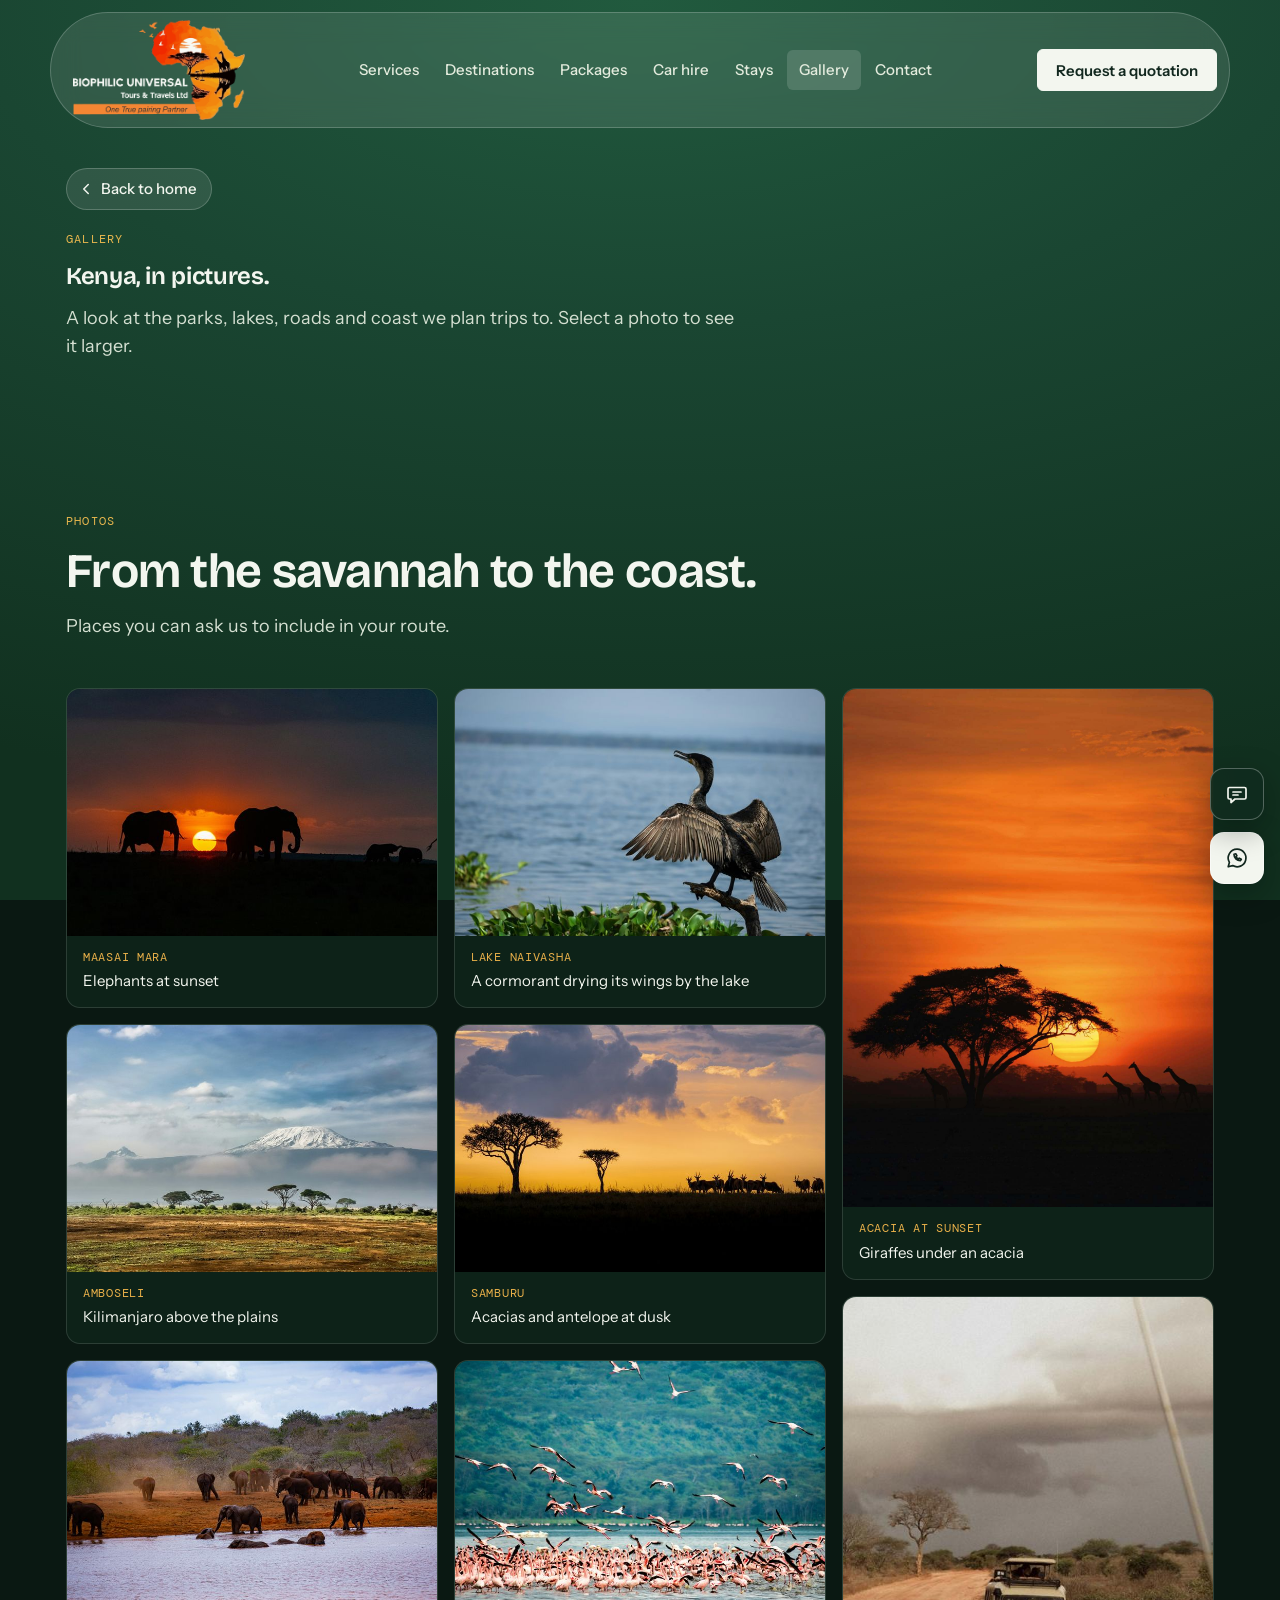
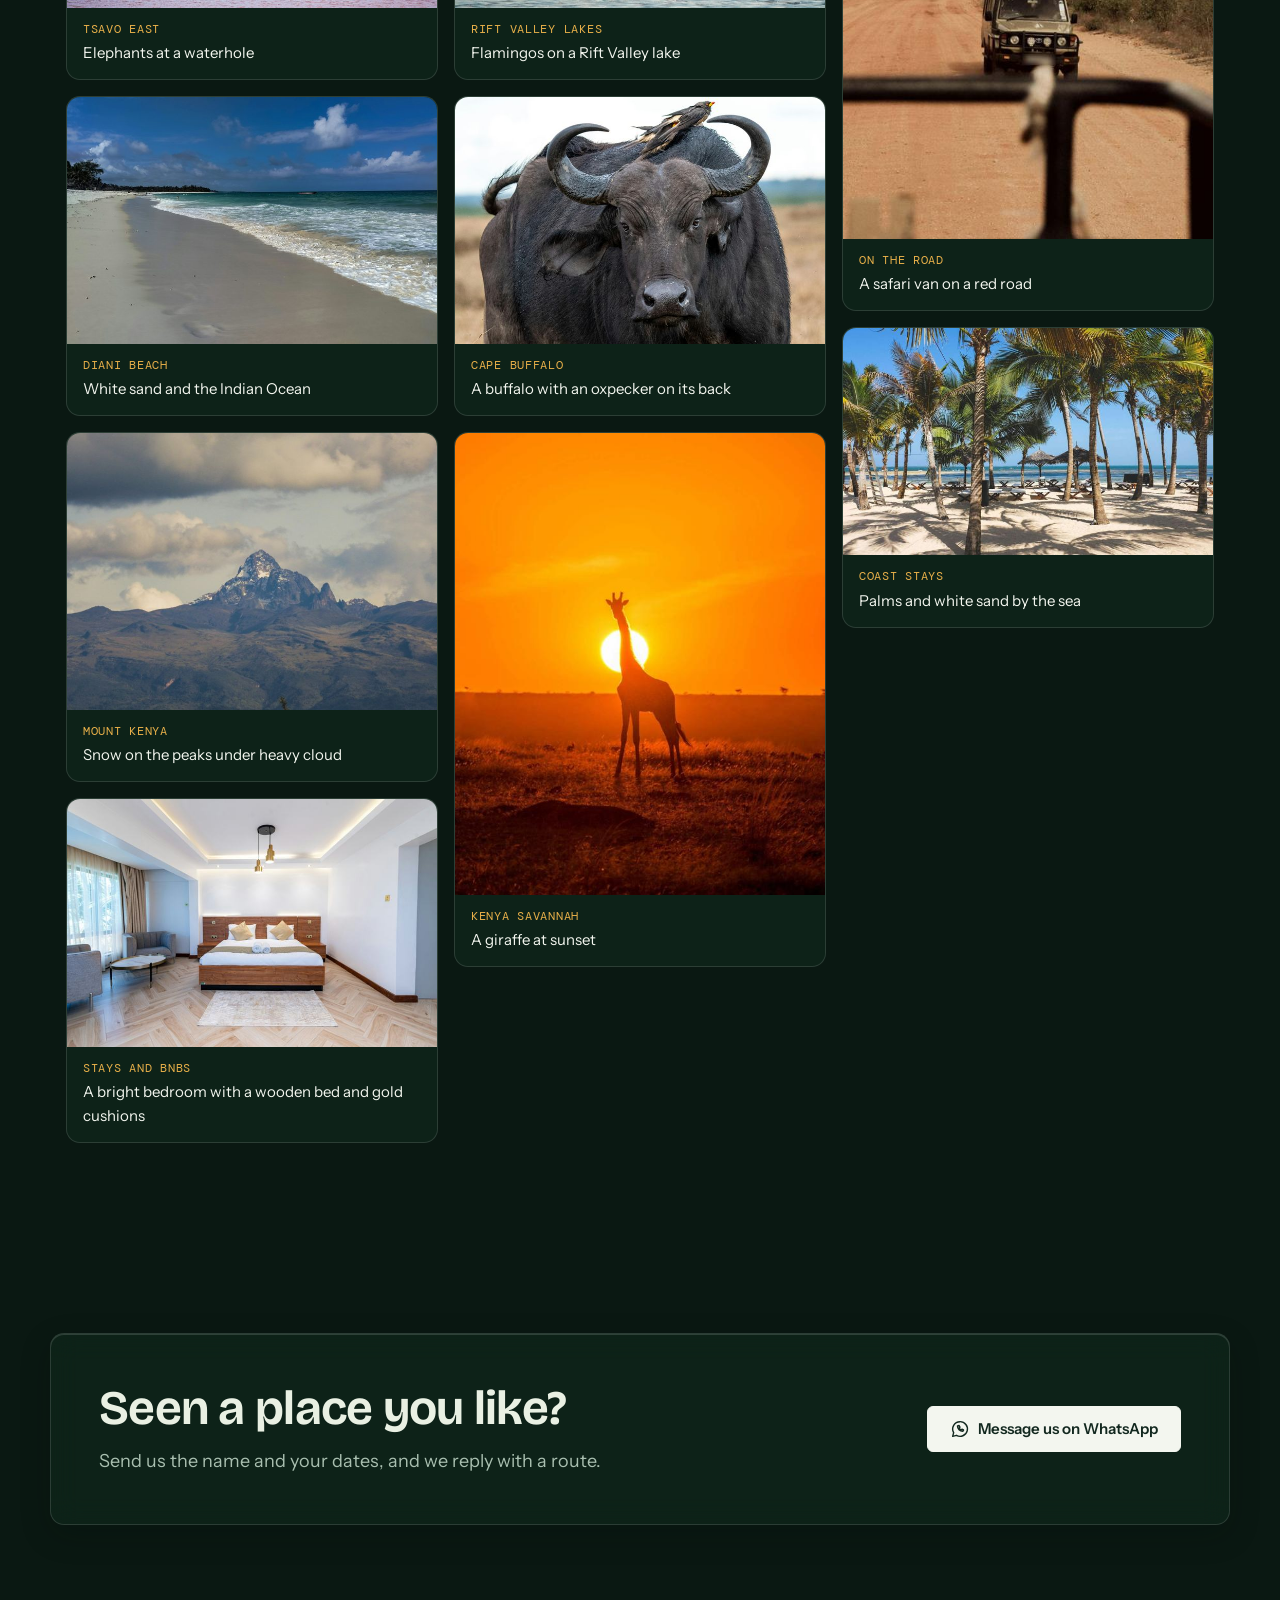
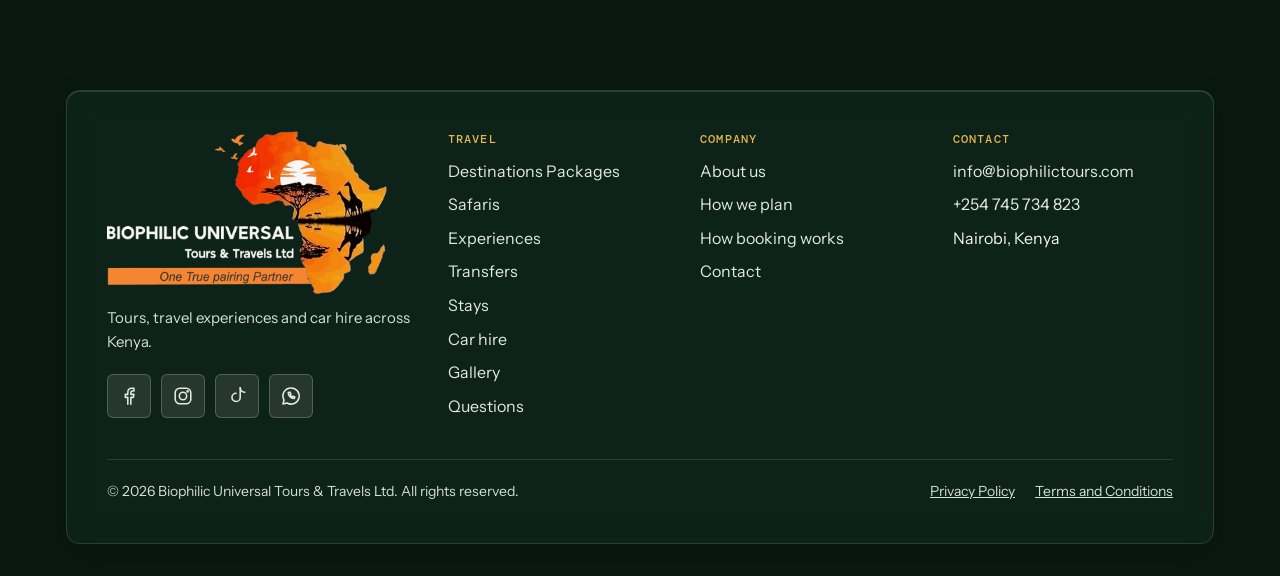
<file: gallery.html>
<!doctype html>
<html lang="en">
<head>
<meta charset="utf-8">
<meta name="viewport" content="width=device-width, initial-scale=1">
<title>Gallery | Biophilic Universal Tours & Travels</title>
<meta name="description" content="Photos of Kenya's parks, lakes and coast from Biophilic Universal Tours & Travels Ltd.">
<link rel="canonical" href="https://trademark254.github.io/Biophilic-Universal-Tours-Travel/gallery.html">
<meta property="og:type" content="website">
<meta property="og:site_name" content="Biophilic Universal Tours &amp; Travels Ltd">
<meta property="og:title" content="Gallery | Biophilic Universal Tours &amp; Travels">
<meta property="og:description" content="Photos of Kenya's parks, lakes and coast from Biophilic Universal Tours & Travels Ltd.">
<meta property="og:url" content="https://trademark254.github.io/Biophilic-Universal-Tours-Travel/gallery.html">
<meta property="og:image" content="https://trademark254.github.io/Biophilic-Universal-Tours-Travel/og-image.jpg">
<meta name="twitter:card" content="summary_large_image">
<link rel="icon" href="favicon-32.png" sizes="32x32" type="image/png">
<link rel="icon" href="icon-192.png" sizes="192x192" type="image/png">
<link rel="icon" href="favicon.ico" sizes="any">
<link rel="apple-touch-icon" href="apple-touch-icon.png">
<link rel="preconnect" href="https://fonts.googleapis.com">
<link rel="preconnect" href="https://fonts.gstatic.com" crossorigin>
<link rel="stylesheet" href="https://fonts.googleapis.com/css2?family=Bricolage+Grotesque:opsz,wght@12..96,400..800&family=DM+Mono:wght@400;500&family=Instrument+Sans:wght@400..700&display=swap" media="print" onload="this.media='all'">
<noscript><link rel="stylesheet" href="https://fonts.googleapis.com/css2?family=Bricolage+Grotesque:opsz,wght@12..96,400..800&family=DM+Mono:wght@400;500&family=Instrument+Sans:wght@400..700&display=swap"></noscript>
<link rel="stylesheet" href="assets/styles.css?v=41">
</head>
<body class="glass sub bg-plain">
<div class="site-bd" aria-hidden="true"></div>
<header class="site" id="top">
  <div class="wrap">
    <a class="brand" href="index.html" aria-label="Biophilic Universal Tours and Travels, home">
      <img class="brand-logo" src="logo-full-dark.png" alt="Biophilic Universal Tours &amp; Travels Ltd" width="94" height="55">
    </a>
    <nav class="main" id="mainNav" aria-label="Main">
      <a href="index.html#services">Services</a>
      <a href="index.html#destinations">Destinations</a>
      <a href="packages.html">Packages</a>
      <a href="car-hire.html">Car hire</a>
      <a href="stays.html">Stays</a>
      <a href="gallery.html" aria-current="page">Gallery</a>
      <a href="index.html#contact">Contact</a>
      </nav>
    <div class="head-ctl">
    <a class="btn head-cta" href="index.html#contact">Request a quotation</a>
    <button class="icon-btn menu-btn" id="menuBtn" type="button" aria-label="Open menu" aria-expanded="false" aria-controls="mainNav">
      <svg class="ic-menu" viewBox="0 0 24 24" aria-hidden="true"><path d="M4 7h16M4 12h16M4 17h16"/></svg>
      <svg class="ic-close" viewBox="0 0 24 24" aria-hidden="true"><path d="M6 6l12 12M18 6 6 18"/></svg>
    </button>
    </div>
  </div>
</header>
<main>
<section class="block" style="padding-top:clamp(120px,14vw,168px);padding-bottom:0">
  <div class="wrap">
    <a class="back-pill" href="index.html"><svg viewBox="0 0 24 24" fill="none" stroke="currentColor" stroke-width="2" stroke-linecap="round" stroke-linejoin="round" aria-hidden="true"><path d="M15 6l-6 6 6 6"/></svg>Back to home</a>
    <div class="sec-head">
      <span class="eyebrow">Gallery</span>
      <h1>Kenya, in pictures.</h1>
      <p class="lede">A look at the parks, lakes, roads and coast we plan trips to. Select a photo to see it larger.</p>
    </div>
  </div>
</section>
<section class="block">
  <div class="wrap">
    <div class="sec-head">
      <span class="eyebrow">Photos</span>
      <h2>From the savannah to the coast.</h2>
      <p class="lede">Places you can ask us to include in your route.</p>
    </div>
    <div class="gallery">
      <figure><button type="button" data-full="assets/routes/masai-mara-1200.jpg" data-alt="Elephants at sunset" data-cap="Maasai Mara: Elephants at sunset"><img src="assets/routes/masai-mara-720.jpg" alt="Elephants at sunset" loading="lazy" decoding="async"></button><figcaption><span class="mono">Maasai Mara</span>Elephants at sunset</figcaption></figure>
      <figure><button type="button" data-full="assets/routes/amboseli-1200.jpg" data-alt="Kilimanjaro above the plains" data-cap="Amboseli: Kilimanjaro above the plains"><img src="assets/routes/amboseli-720.jpg" alt="Kilimanjaro above the plains" loading="lazy" decoding="async"></button><figcaption><span class="mono">Amboseli</span>Kilimanjaro above the plains</figcaption></figure>
      <figure><button type="button" data-full="assets/routes/tsavo-east-1200.jpg" data-alt="Elephants at a waterhole" data-cap="Tsavo East: Elephants at a waterhole"><img src="assets/routes/tsavo-east-720.jpg" alt="Elephants at a waterhole" loading="lazy" decoding="async"></button><figcaption><span class="mono">Tsavo East</span>Elephants at a waterhole</figcaption></figure>
      <figure><button type="button" data-full="assets/routes/diani-beach-1200.jpg" data-alt="White sand and the Indian Ocean" data-cap="Diani Beach: White sand and the Indian Ocean"><img src="assets/routes/diani-beach-720.jpg" alt="White sand and the Indian Ocean" loading="lazy" decoding="async"></button><figcaption><span class="mono">Diani Beach</span>White sand and the Indian Ocean</figcaption></figure>
      <figure><button type="button" data-full="assets/routes/mount-kenya-1200.jpg" data-alt="Snow on the peaks under heavy cloud" data-cap="Mount Kenya: Snow on the peaks under heavy cloud"><img src="assets/routes/mount-kenya-720.jpg" alt="Snow on the peaks under heavy cloud" loading="lazy" decoding="async"></button><figcaption><span class="mono">Mount Kenya</span>Snow on the peaks under heavy cloud</figcaption></figure>
      <figure><button type="button" data-full="assets/routes/bedroom-1200.jpg" data-alt="A bright bedroom with a wooden bed and gold cushions" data-cap="Stays and BnBs: A bright bedroom with a wooden bed and gold cushions"><img src="assets/routes/bedroom-720.jpg" alt="A bright bedroom with a wooden bed and gold cushions" loading="lazy" decoding="async"></button><figcaption><span class="mono">Stays and BnBs</span>A bright bedroom with a wooden bed and gold cushions</figcaption></figure>
      <figure><button type="button" data-full="assets/routes/lake-naivasha-1200.jpg" data-alt="A cormorant drying its wings by the lake" data-cap="Lake Naivasha: A cormorant drying its wings by the lake"><img src="assets/routes/lake-naivasha-720.jpg" alt="A cormorant drying its wings by the lake" loading="lazy" decoding="async"></button><figcaption><span class="mono">Lake Naivasha</span>A cormorant drying its wings by the lake</figcaption></figure>
      <figure><button type="button" data-full="assets/routes/samburu-1200.jpg" data-alt="Acacias and antelope at dusk" data-cap="Samburu: Acacias and antelope at dusk"><img src="assets/routes/samburu-720.jpg" alt="Acacias and antelope at dusk" loading="lazy" decoding="async"></button><figcaption><span class="mono">Samburu</span>Acacias and antelope at dusk</figcaption></figure>
      <figure><button type="button" data-full="assets/routes/rift-valley-lakes-1200.jpg" data-alt="Flamingos on a Rift Valley lake" data-cap="Rift Valley lakes: Flamingos on a Rift Valley lake"><img src="assets/routes/rift-valley-lakes-720.jpg" alt="Flamingos on a Rift Valley lake" loading="lazy" decoding="async"></button><figcaption><span class="mono">Rift Valley lakes</span>Flamingos on a Rift Valley lake</figcaption></figure>
      <figure><button type="button" data-full="assets/routes/nairobi-to-the-coast-1200.jpg" data-alt="A buffalo with an oxpecker on its back" data-cap="Cape buffalo: A buffalo with an oxpecker on its back"><img src="assets/routes/nairobi-to-the-coast-720.jpg" alt="A buffalo with an oxpecker on its back" loading="lazy" decoding="async"></button><figcaption><span class="mono">Cape buffalo</span>A buffalo with an oxpecker on its back</figcaption></figure>
      <figure><button type="button" data-full="assets/safaris-bg.jpg" data-alt="A giraffe at sunset" data-cap="Kenya savannah: A giraffe at sunset"><img src="assets/thumbs/safaris-bg-720.jpg" alt="A giraffe at sunset" loading="lazy" decoding="async"></button><figcaption><span class="mono">Kenya savannah</span>A giraffe at sunset</figcaption></figure>
      <figure><button type="button" data-full="assets/sunset-home.jpg" data-alt="Giraffes under an acacia" data-cap="Acacia at sunset: Giraffes under an acacia"><img src="assets/sunset-home.jpg" alt="Giraffes under an acacia" loading="lazy" decoding="async"></button><figcaption><span class="mono">Acacia at sunset</span>Giraffes under an acacia</figcaption></figure>
      <figure><button type="button" data-full="assets/car-hire-bg.jpg" data-alt="A safari van on a red road" data-cap="On the road: A safari van on a red road"><img src="assets/thumbs/car-hire-bg-720.jpg" alt="A safari van on a red road" loading="lazy" decoding="async"></button><figcaption><span class="mono">On the road</span>A safari van on a red road</figcaption></figure>
      <figure><button type="button" data-full="assets/stays-bg.jpg" data-alt="Palms and white sand by the sea" data-cap="Coast stays: Palms and white sand by the sea"><img src="assets/thumbs/stays-bg-720.jpg" alt="Palms and white sand by the sea" loading="lazy" decoding="async"></button><figcaption><span class="mono">Coast stays</span>Palms and white sand by the sea</figcaption></figure>
    </div>
  </div>
</section>
<section class="block band cta">
  <div class="wrap cta-in">
    <div class="cta-text">
      <h2>Seen a place you like?</h2>
      <p class="lede">Send us the name and your dates, and we reply with a route.</p>
    </div>
    <div class="actions">
      <a class="btn" data-wa-text="Hello Biophilic Universal, I saw a place in your gallery and would like a quotation." href="https://wa.me/254745734823" target="_blank" rel="noopener"><svg viewBox="0 0 24 24" aria-hidden="true"><path d="M12 3.200a8.800 8.800 0 0 0-7.600 13.200L3.200 20.800l4.500-1.200A8.800 8.800 0 1 0 12 3.200Z"/><path d="M9 8.300c0 3.500 2.800 6.400 6.300 6.400l1-1.500-2-1-.9.800c-1-.4-1.900-1.300-2.300-2.300l.8-.9-1-2Z"/></svg>Message us on WhatsApp</a>
    </div>
  </div>
</section>
</main>

<footer class="site">
  <div class="wrap">
   <div class="panel">
    <div class="foot">
      <div>
        <a href="index.html" aria-label="Biophilic Universal Tours and Travels, back to top">
          <img class="foot-logo logo-light" src="logo-full-light.png" alt="" width="200" height="182">
          <img class="foot-logo logo-dark" src="logo-full-dark.png" alt="Biophilic Universal Tours and Travels logo" width="200" height="182">
        </a>
        <p>Tours, travel experiences and car hire across Kenya.</p>
        <ul class="social" id="socials" aria-label="Our social media"></ul>
      </div>
      <div><h4>Travel</h4><ul><li><a href="index.html#destinations">Destinations</a>
      <a href="packages.html">Packages</a></li><li><a href="safaris.html">Safaris</a></li><li><a href="experiences.html">Experiences</a></li><li><a href="transfers.html">Transfers</a></li><li><a href="stays.html">Stays</a></li><li><a href="car-hire.html">Car hire</a></li><li><a href="gallery.html">Gallery</a></li><li><a href="faq.html">Questions</a></li></ul></div>
      <div><h4>Company</h4><ul><li><a href="about.html">About us</a></li><li><a href="index.html#approach">How we plan</a></li><li><a href="index.html#process">How booking works</a></li><li><a href="index.html#contact">Contact</a></li></ul></div>
      <div><h4>Contact</h4><ul><li data-contact="email">info@biophilictours.com</li><li data-contact="phone">+254 745 734 823</li><li data-contact="address">Nairobi, Kenya</li></ul></div>
    </div>
    <div class="legal">
      <span>© 2026 Biophilic Universal Tours &amp; Travels Ltd. All rights reserved.</span>
      <nav aria-label="Legal"><a href="privacy.html">Privacy Policy</a><a href="terms.html">Terms and Conditions</a></nav>
    </div>
   </div>
  </div>
</footer>

<script src="assets/common.js?v=10"></script>
<script src="assets/bot.js?v=5"></script>
<script src="assets/menu.js"></script>
<script src="assets/gallery.js"></script>
</body>
</html>
</file>
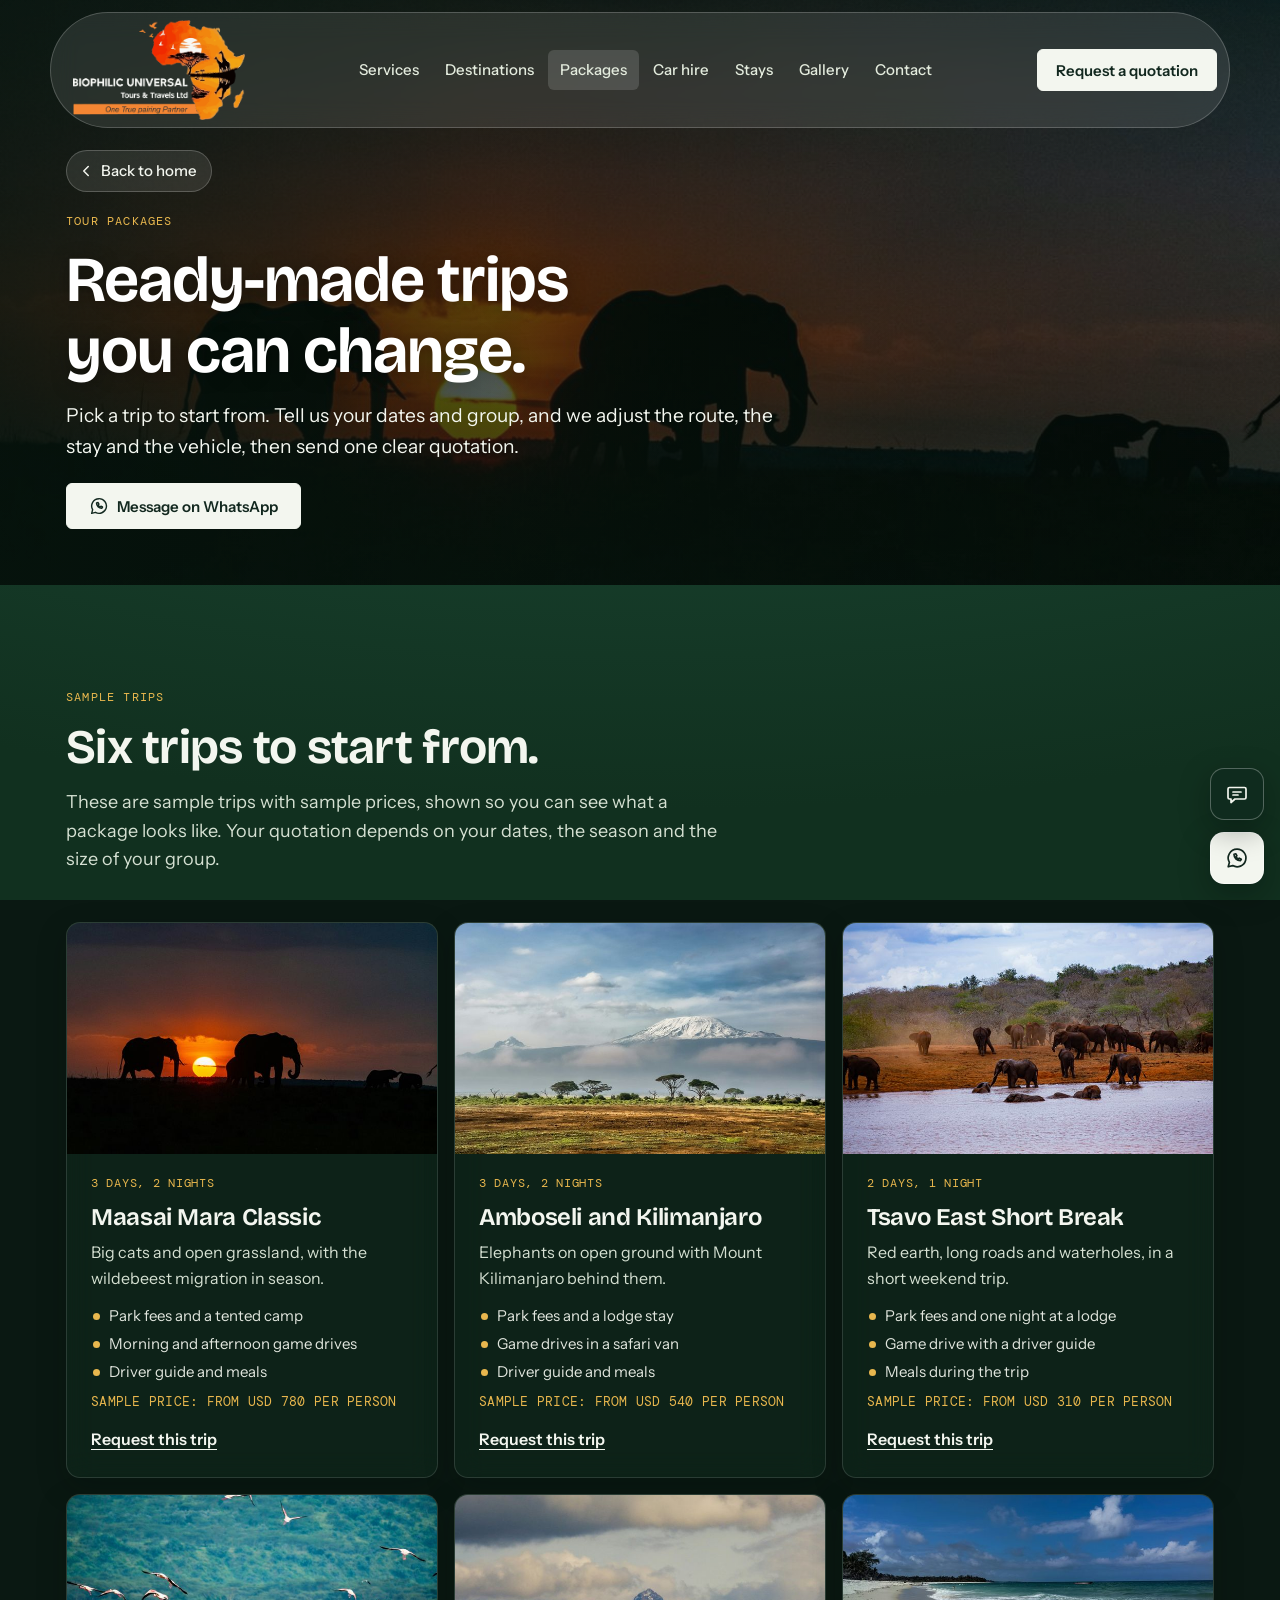
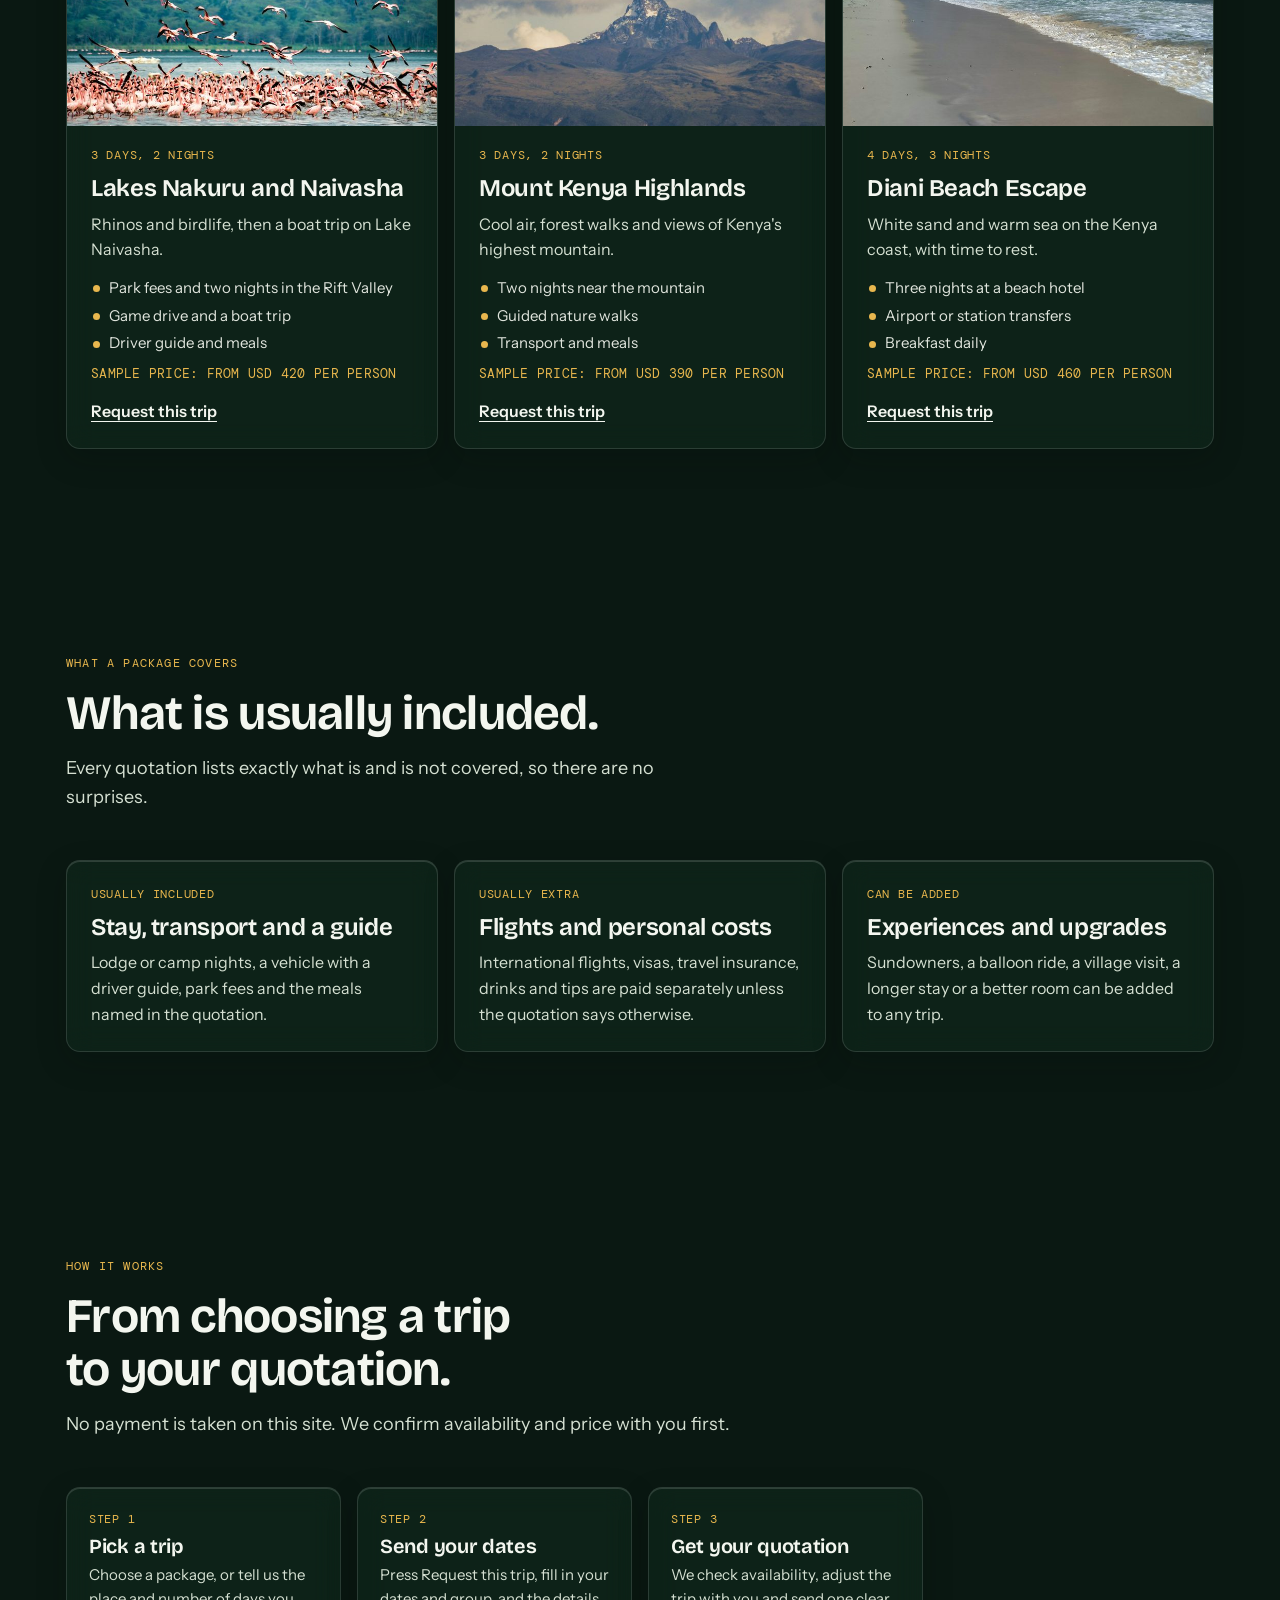
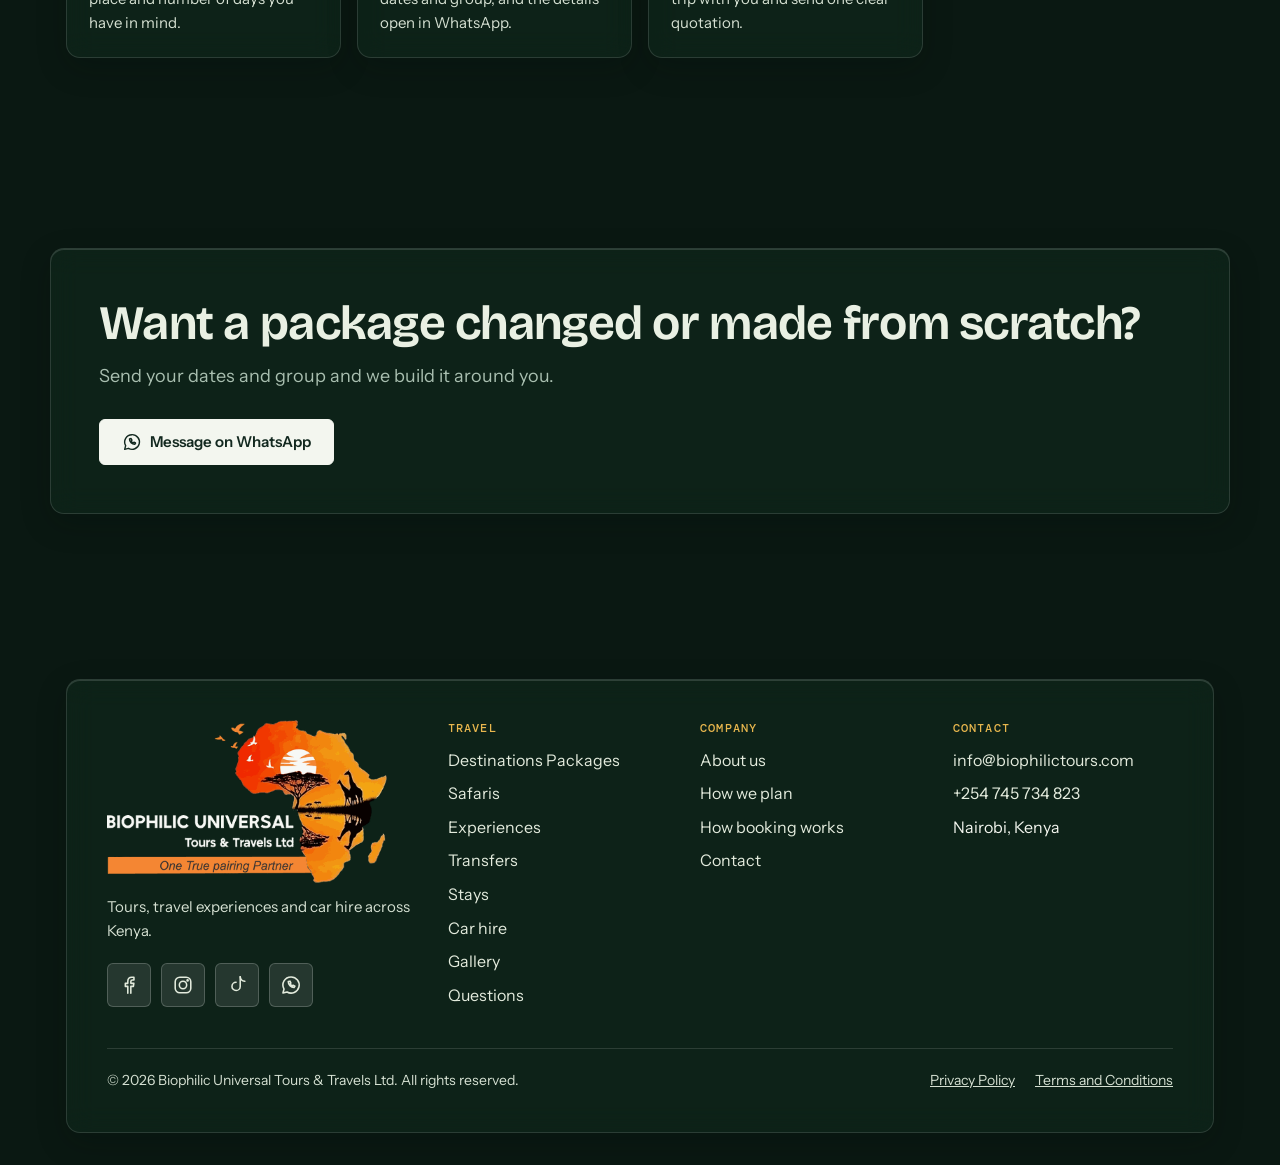
<file: packages.html>
<!doctype html>
<html lang="en">
<head>
<meta charset="utf-8">
<meta name="viewport" content="width=device-width, initial-scale=1">
<title>Tour packages | Biophilic Universal Tours & Travels</title>
<meta name="description" content="Sample tour packages in Kenya from Biophilic Universal Tours & Travels Ltd: parks, lakes, mountain and coast.">
<link rel="canonical" href="https://trademark254.github.io/Biophilic-Universal-Tours-Travel/packages.html">
<meta property="og:type" content="website">
<meta property="og:site_name" content="Biophilic Universal Tours &amp; Travels Ltd">
<meta property="og:title" content="Tour packages | Biophilic Universal Tours &amp; Travels">
<meta property="og:description" content="Sample tour packages in Kenya from Biophilic Universal Tours & Travels Ltd: parks, lakes, mountain and coast.">
<meta property="og:url" content="https://trademark254.github.io/Biophilic-Universal-Tours-Travel/packages.html">
<meta property="og:image" content="https://trademark254.github.io/Biophilic-Universal-Tours-Travel/og-image.jpg">
<meta name="twitter:card" content="summary_large_image">
<link rel="icon" href="favicon-32.png" sizes="32x32" type="image/png">
<link rel="icon" href="icon-192.png" sizes="192x192" type="image/png">
<link rel="icon" href="favicon.ico" sizes="any">
<link rel="apple-touch-icon" href="apple-touch-icon.png">
<link rel="preconnect" href="https://fonts.googleapis.com">
<link rel="preconnect" href="https://fonts.gstatic.com" crossorigin>
<link rel="stylesheet" href="https://fonts.googleapis.com/css2?family=Bricolage+Grotesque:opsz,wght@12..96,400..800&family=DM+Mono:wght@400;500&family=Instrument+Sans:wght@400..700&display=swap" media="print" onload="this.media='all'">
<noscript><link rel="stylesheet" href="https://fonts.googleapis.com/css2?family=Bricolage+Grotesque:opsz,wght@12..96,400..800&family=DM+Mono:wght@400;500&family=Instrument+Sans:wght@400..700&display=swap"></noscript>
<link rel="preload" as="image" href="assets/routes/masai-mara-1200.jpg" fetchpriority="high">
<link rel="stylesheet" href="assets/styles.css?v=41">
</head>
<body class="glass sub bg-plain">
<div class="site-bd" aria-hidden="true"></div>
<header class="site" id="top">
  <div class="wrap">
    <a class="brand" href="index.html" aria-label="Biophilic Universal Tours and Travels, home">
      <img class="brand-logo" src="logo-full-dark.png" alt="Biophilic Universal Tours &amp; Travels Ltd" width="94" height="55">
    </a>
    <nav class="main" id="mainNav" aria-label="Main">
      <a href="index.html#services">Services</a>
      <a href="index.html#destinations">Destinations</a>
      <a href="packages.html" aria-current="page">Packages</a>
      <a href="car-hire.html">Car hire</a>
      <a href="stays.html">Stays</a>
      <a href="gallery.html">Gallery</a>
      <a href="index.html#contact">Contact</a>
      </nav>
    <div class="head-ctl">
    <a class="btn head-cta" href="index.html#contact">Request a quotation</a>
    <button class="icon-btn menu-btn" id="menuBtn" type="button" aria-label="Open menu" aria-expanded="false" aria-controls="mainNav">
      <svg class="ic-menu" viewBox="0 0 24 24" aria-hidden="true"><path d="M4 7h16M4 12h16M4 17h16"/></svg>
      <svg class="ic-close" viewBox="0 0 24 24" aria-hidden="true"><path d="M6 6l12 12M18 6 6 18"/></svg>
    </button>
    </div>
  </div>
</header>
<main>
<section class="page-hero">
  <img src="assets/routes/masai-mara-1200.jpg" alt="Elephants walking at sunset in the Maasai Mara" width="1200" height="800" style="object-position:50% 45%" decoding="async" fetchpriority="high">
  <div class="wrap page-hero-in">
    <a class="back-pill" href="index.html"><svg viewBox="0 0 24 24" fill="none" stroke="currentColor" stroke-width="2" stroke-linecap="round" stroke-linejoin="round" aria-hidden="true"><path d="M15 6l-6 6 6 6"/></svg>Back to home</a>
    <span class="eyebrow">Tour packages</span>
    <h1>Ready-made trips you can change.</h1>
    <p class="lede">Pick a trip to start from. Tell us your dates and group, and we adjust the route, the stay and the vehicle, then send one clear quotation.</p>
    <div class="actions"><a class="btn" data-wa-text="Hello Biophilic Universal, I would like to ask about a tour package." href="https://wa.me/254745734823" target="_blank" rel="noopener"><svg viewBox="0 0 24 24" aria-hidden="true"><path d="M12 3.200a8.800 8.800 0 0 0-7.600 13.200L3.200 20.800l4.500-1.200A8.800 8.800 0 1 0 12 3.200Z"/><path d="M9 8.300c0 3.500 2.800 6.400 6.300 6.400l1-1.500-2-1-.9.800c-1-.4-1.900-1.300-2.300-2.300l.8-.9-1-2Z"/></svg>Message on WhatsApp</a></div>
  </div>
</section>
<section class="block">
  <div class="wrap">
    <div class="sec-head">
      <span class="eyebrow">Sample trips</span>
      <h2>Six trips to start from.</h2>
      <p class="lede">These are sample trips with sample prices, shown so you can see what a package looks like. Your quotation depends on your dates, the season and the size of your group.</p>
    </div>
    <div class="services dest-grid">
      <div class="svc dest"><div class="dest-img"><img src="assets/routes/masai-mara-720.jpg" alt="Elephants walking at sunset in the Maasai Mara" loading="lazy" decoding="async" width="720" height="480"></div><div class="dest-body"><span class="mono">3 days, 2 nights</span><h3>Maasai Mara Classic</h3><p>Big cats and open grassland, with the wildebeest migration in season.</p><ul class="pk-list"><li>Park fees and a tented camp</li><li>Morning and afternoon game drives</li><li>Driver guide and meals</li></ul><span class="mono dest-trip">Sample price: from USD 780 per person</span><a class="svc-more" href="plan.html?trip=Maasai%20Mara&amp;sample=Maasai%20Mara%20Classic%2C%203%20days%2C%202%20nights">Request this trip</a></div></div>
      <div class="svc dest"><div class="dest-img"><img src="assets/routes/amboseli-720.jpg" alt="Mount Kilimanjaro rising above the Amboseli plains" loading="lazy" decoding="async" width="720" height="480"></div><div class="dest-body"><span class="mono">3 days, 2 nights</span><h3>Amboseli and Kilimanjaro</h3><p>Elephants on open ground with Mount Kilimanjaro behind them.</p><ul class="pk-list"><li>Park fees and a lodge stay</li><li>Game drives in a safari van</li><li>Driver guide and meals</li></ul><span class="mono dest-trip">Sample price: from USD 540 per person</span><a class="svc-more" href="plan.html?trip=Amboseli&amp;sample=Amboseli%20and%20Kilimanjaro%2C%203%20days%2C%202%20nights">Request this trip</a></div></div>
      <div class="svc dest"><div class="dest-img"><img src="assets/routes/tsavo-east-720.jpg" alt="Elephants at a waterhole in Tsavo East" loading="lazy" decoding="async" width="720" height="480"></div><div class="dest-body"><span class="mono">2 days, 1 night</span><h3>Tsavo East Short Break</h3><p>Red earth, long roads and waterholes, in a short weekend trip.</p><ul class="pk-list"><li>Park fees and one night at a lodge</li><li>Game drive with a driver guide</li><li>Meals during the trip</li></ul><span class="mono dest-trip">Sample price: from USD 310 per person</span><a class="svc-more" href="plan.html?trip=Tsavo%20East&amp;sample=Tsavo%20East%20Short%20Break%2C%202%20days%2C%201%20night">Request this trip</a></div></div>
      <div class="svc dest"><div class="dest-img"><img src="assets/routes/rift-valley-lakes-720.jpg" alt="Flamingos on a Rift Valley lake" loading="lazy" decoding="async" width="720" height="480"></div><div class="dest-body"><span class="mono">3 days, 2 nights</span><h3>Lakes Nakuru and Naivasha</h3><p>Rhinos and birdlife, then a boat trip on Lake Naivasha.</p><ul class="pk-list"><li>Park fees and two nights in the Rift Valley</li><li>Game drive and a boat trip</li><li>Driver guide and meals</li></ul><span class="mono dest-trip">Sample price: from USD 420 per person</span><a class="svc-more" href="plan.html?trip=Lake%20Nakuru&amp;sample=Lakes%20Nakuru%20and%20Naivasha%2C%203%20days%2C%202%20nights">Request this trip</a></div></div>
      <div class="svc dest"><div class="dest-img"><img src="assets/routes/mount-kenya-720.jpg" alt="Snow on the peaks of Mount Kenya under heavy cloud" loading="lazy" decoding="async" width="720" height="480"></div><div class="dest-body"><span class="mono">3 days, 2 nights</span><h3>Mount Kenya Highlands</h3><p>Cool air, forest walks and views of Kenya's highest mountain.</p><ul class="pk-list"><li>Two nights near the mountain</li><li>Guided nature walks</li><li>Transport and meals</li></ul><span class="mono dest-trip">Sample price: from USD 390 per person</span><a class="svc-more" href="plan.html?trip=Mount%20Kenya&amp;sample=Mount%20Kenya%20Highlands%2C%203%20days%2C%202%20nights">Request this trip</a></div></div>
      <div class="svc dest"><div class="dest-img"><img src="assets/routes/diani-beach-720.jpg" alt="White sand and the Indian Ocean on Diani Beach" loading="lazy" decoding="async" width="720" height="480"></div><div class="dest-body"><span class="mono">4 days, 3 nights</span><h3>Diani Beach Escape</h3><p>White sand and warm sea on the Kenya coast, with time to rest.</p><ul class="pk-list"><li>Three nights at a beach hotel</li><li>Airport or station transfers</li><li>Breakfast daily</li></ul><span class="mono dest-trip">Sample price: from USD 460 per person</span><a class="svc-more" href="plan.html?trip=Diani%20Beach&amp;sample=Diani%20Beach%20Escape%2C%204%20days%2C%203%20nights">Request this trip</a></div></div>
    </div>
  </div>
</section>
<section class="block">
  <div class="wrap">
    <div class="sec-head">
      <span class="eyebrow">What a package covers</span>
      <h2>What is usually included.</h2>
      <p class="lede">Every quotation lists exactly what is and is not covered, so there are no surprises.</p>
    </div>
    <div class="services">
      <div class="svc"><span class="mono">Usually included</span><h3>Stay, transport and a guide</h3><p>Lodge or camp nights, a vehicle with a driver guide, park fees and the meals named in the quotation.</p></div>
      <div class="svc"><span class="mono">Usually extra</span><h3>Flights and personal costs</h3><p>International flights, visas, travel insurance, drinks and tips are paid separately unless the quotation says otherwise.</p></div>
      <div class="svc"><span class="mono">Can be added</span><h3>Experiences and upgrades</h3><p>Sundowners, a balloon ride, a village visit, a longer stay or a better room can be added to any trip.</p></div>
    </div>
  </div>
</section>
<section class="block">
  <div class="wrap">
    <div class="sec-head">
      <span class="eyebrow">How it works</span>
      <h2>From choosing a trip to your quotation.</h2>
      <p class="lede">No payment is taken on this site. We confirm availability and price with you first.</p>
    </div>
    <div class="steps">
      <div class="step"><span class="mono">Step 1</span><h3>Pick a trip</h3><p>Choose a package, or tell us the place and number of days you have in mind.</p></div>
      <div class="step"><span class="mono">Step 2</span><h3>Send your dates</h3><p>Press Request this trip, fill in your dates and group, and the details open in WhatsApp.</p></div>
      <div class="step"><span class="mono">Step 3</span><h3>Get your quotation</h3><p>We check availability, adjust the trip with you and send one clear quotation.</p></div>
    </div>
  </div>
</section>
<section class="block band cta">
  <div class="wrap cta-in">
    <div class="cta-text">
      <h2>Want a package changed or made from scratch?</h2>
      <p class="lede">Send your dates and group and we build it around you.</p>
    </div>
    <div class="actions">
      <a class="btn" data-wa-text="Hello Biophilic Universal, I would like to ask about a tour package." href="https://wa.me/254745734823" target="_blank" rel="noopener"><svg viewBox="0 0 24 24" aria-hidden="true"><path d="M12 3.200a8.800 8.800 0 0 0-7.600 13.200L3.200 20.800l4.500-1.200A8.800 8.800 0 1 0 12 3.200Z"/><path d="M9 8.300c0 3.500 2.800 6.400 6.300 6.400l1-1.500-2-1-.9.800c-1-.4-1.900-1.300-2.300-2.300l.8-.9-1-2Z"/></svg>Message on WhatsApp</a>
    </div>
  </div>
</section>
</main>

<footer class="site">
  <div class="wrap">
   <div class="panel">
    <div class="foot">
      <div>
        <a href="index.html" aria-label="Biophilic Universal Tours and Travels, back to top">
          <img class="foot-logo logo-light" src="logo-full-light.png" alt="" width="200" height="182">
          <img class="foot-logo logo-dark" src="logo-full-dark.png" alt="Biophilic Universal Tours and Travels logo" width="200" height="182">
        </a>
        <p>Tours, travel experiences and car hire across Kenya.</p>
        <ul class="social" id="socials" aria-label="Our social media"></ul>
      </div>
      <div><h4>Travel</h4><ul><li><a href="index.html#destinations">Destinations</a>
      <a href="packages.html">Packages</a></li><li><a href="safaris.html">Safaris</a></li><li><a href="experiences.html">Experiences</a></li><li><a href="transfers.html">Transfers</a></li><li><a href="stays.html">Stays</a></li><li><a href="car-hire.html">Car hire</a></li><li><a href="gallery.html">Gallery</a></li><li><a href="faq.html">Questions</a></li></ul></div>
      <div><h4>Company</h4><ul><li><a href="about.html">About us</a></li><li><a href="index.html#approach">How we plan</a></li><li><a href="index.html#process">How booking works</a></li><li><a href="index.html#contact">Contact</a></li></ul></div>
      <div><h4>Contact</h4><ul><li data-contact="email">info@biophilictours.com</li><li data-contact="phone">+254 745 734 823</li><li data-contact="address">Nairobi, Kenya</li></ul></div>
    </div>
    <div class="legal">
      <span>© 2026 Biophilic Universal Tours &amp; Travels Ltd. All rights reserved.</span>
      <nav aria-label="Legal"><a href="privacy.html">Privacy Policy</a><a href="terms.html">Terms and Conditions</a></nav>
    </div>
   </div>
  </div>
</footer>

<script src="assets/common.js?v=10"></script>
<script src="assets/bot.js?v=5"></script>
<script src="assets/menu.js"></script>
</body>
</html>
</file>
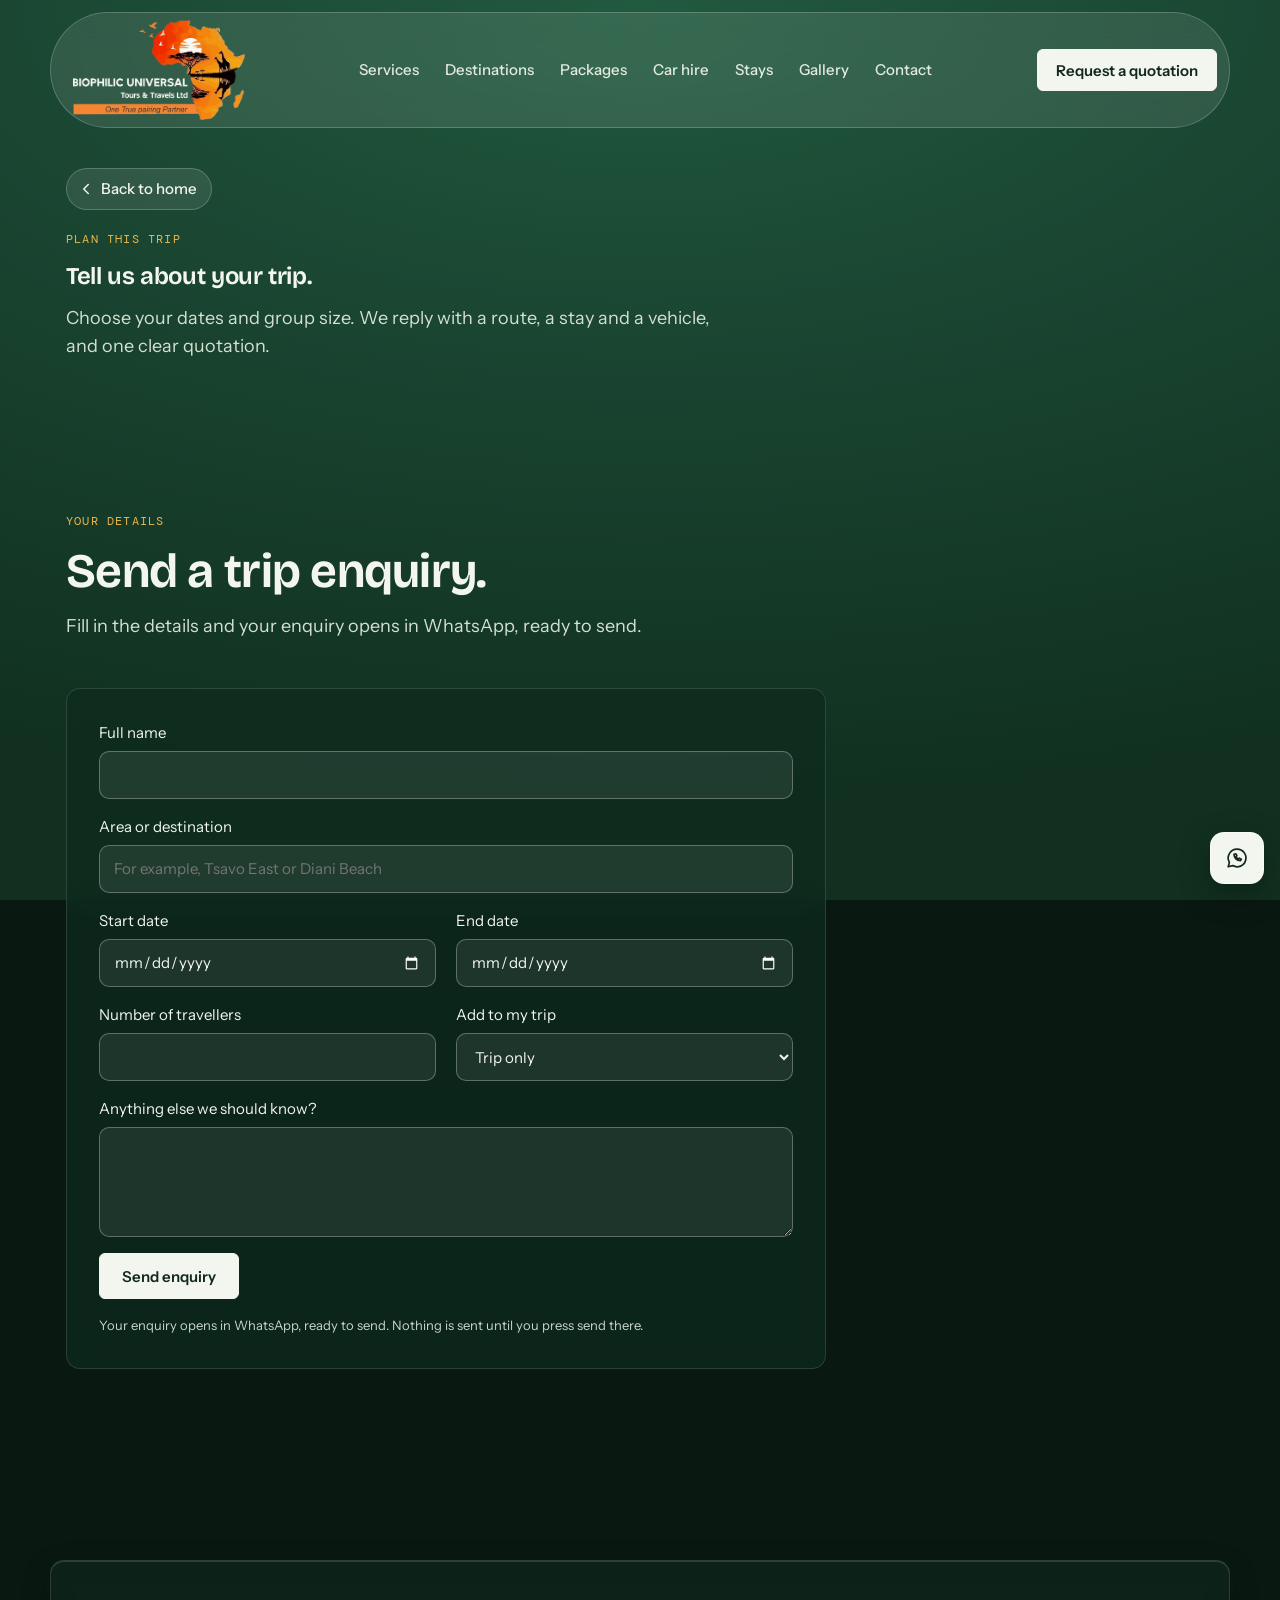
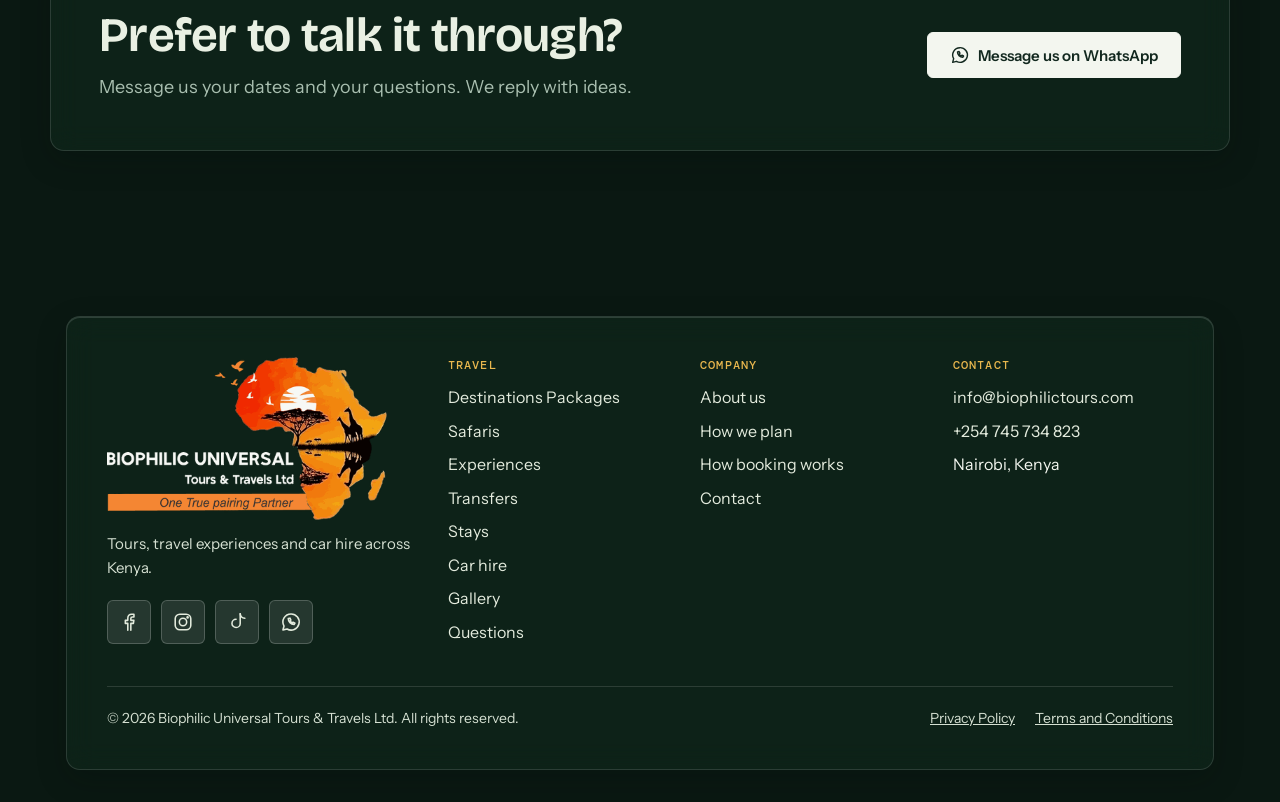
<file: plan.html>
<!doctype html>
<html lang="en">
<head>
<meta charset="utf-8">
<meta name="viewport" content="width=device-width, initial-scale=1">
<title>Plan your trip | Biophilic Universal Tours & Travels</title>
<meta name="description" content="Send a trip enquiry to Biophilic Universal Tours & Travels Ltd. Your enquiry opens in WhatsApp, ready to send.">
<link rel="canonical" href="https://trademark254.github.io/Biophilic-Universal-Tours-Travel/plan.html">
<meta property="og:type" content="website">
<meta property="og:site_name" content="Biophilic Universal Tours &amp; Travels Ltd">
<meta property="og:title" content="Plan your trip | Biophilic Universal Tours &amp; Travels">
<meta property="og:description" content="Send a trip enquiry to Biophilic Universal Tours & Travels Ltd. Your enquiry opens in WhatsApp, ready to send.">
<meta property="og:url" content="https://trademark254.github.io/Biophilic-Universal-Tours-Travel/plan.html">
<meta property="og:image" content="https://trademark254.github.io/Biophilic-Universal-Tours-Travel/og-image.jpg">
<meta name="twitter:card" content="summary_large_image">
<link rel="icon" href="favicon-32.png" sizes="32x32" type="image/png">
<link rel="icon" href="icon-192.png" sizes="192x192" type="image/png">
<link rel="icon" href="favicon.ico" sizes="any">
<link rel="apple-touch-icon" href="apple-touch-icon.png">
<link rel="preconnect" href="https://fonts.googleapis.com">
<link rel="preconnect" href="https://fonts.gstatic.com" crossorigin>
<link rel="stylesheet" href="https://fonts.googleapis.com/css2?family=Bricolage+Grotesque:opsz,wght@12..96,400..800&family=DM+Mono:wght@400;500&family=Instrument+Sans:wght@400..700&display=swap" media="print" onload="this.media='all'">
<noscript><link rel="stylesheet" href="https://fonts.googleapis.com/css2?family=Bricolage+Grotesque:opsz,wght@12..96,400..800&family=DM+Mono:wght@400;500&family=Instrument+Sans:wght@400..700&display=swap"></noscript>
<link rel="stylesheet" href="assets/styles.css?v=41">
</head>
<body class="glass sub bg-plain">
<div class="site-bd" aria-hidden="true"></div>
<header class="site" id="top">
  <div class="wrap">
    <a class="brand" href="index.html" aria-label="Biophilic Universal Tours and Travels, home">
      <img class="brand-logo" src="logo-full-dark.png" alt="Biophilic Universal Tours &amp; Travels Ltd" width="94" height="55">
    </a>
    <nav class="main" id="mainNav" aria-label="Main">
      <a href="index.html#services">Services</a>
      <a href="index.html#destinations">Destinations</a>
      <a href="packages.html">Packages</a>
      <a href="car-hire.html">Car hire</a>
      <a href="stays.html">Stays</a>
      <a href="gallery.html">Gallery</a>
      <a href="index.html#contact">Contact</a>
      </nav>
    <div class="head-ctl">
    <a class="btn head-cta" href="index.html#contact">Request a quotation</a>
    <button class="icon-btn menu-btn" id="menuBtn" type="button" aria-label="Open menu" aria-expanded="false" aria-controls="mainNav">
      <svg class="ic-menu" viewBox="0 0 24 24" aria-hidden="true"><path d="M4 7h16M4 12h16M4 17h16"/></svg>
      <svg class="ic-close" viewBox="0 0 24 24" aria-hidden="true"><path d="M6 6l12 12M18 6 6 18"/></svg>
    </button>
    </div>
  </div>
</header>
<main>
<section class="block" style="padding-top:clamp(120px,14vw,168px);padding-bottom:0">
  <div class="wrap">
    <a class="back-pill" href="index.html"><svg viewBox="0 0 24 24" fill="none" stroke="currentColor" stroke-width="2" stroke-linecap="round" stroke-linejoin="round" aria-hidden="true"><path d="M15 6l-6 6 6 6"/></svg>Back to home</a>
    <div class="sec-head">
      <span class="eyebrow">Plan this trip</span>
      <h1>Tell us about your trip.</h1>
      <p class="lede">Choose your dates and group size. We reply with a route, a stay and a vehicle, and one clear quotation.</p>
    </div>
  </div>
</section>
<section class="block">
  <div class="wrap">
    <div class="sec-head">
      <span class="eyebrow">Your details</span>
      <h2>Send a trip enquiry.</h2>
      <p class="lede">Fill in the details and your enquiry opens in WhatsApp, ready to send.</p>
    </div>
    <div class="enqwrap">
      <div class="enq"><form id="enqForm" novalidate>
        <label class="full">Full name<input name="name" type="text" autocomplete="name" required></label>
        <label class="full">Area or destination<input name="destination" type="text" placeholder="For example, Tsavo East or Diani Beach" required><span class="hint" id="destNote" hidden>This is the destination you picked. To change it, go back and choose another card.</span></label>
        <label class="full" id="sampleRow" hidden>Sample trip<input name="sample" type="text" readonly class="locked"></label>
        <label>Start date<input name="start" type="date" required></label>
        <label>End date<input name="end" type="date" required></label>
        <label>Number of travellers<input name="guests" type="number" min="1" max="60" inputmode="numeric" required></label>
        <label>Add to my trip<select name="addon"><option>Trip only</option><option>Trip and stay</option><option>Trip and car hire</option><option>Trip, stay and car hire</option></select></label>
        <label class="full">Anything else we should know?<textarea name="notes"></textarea></label>
        <p class="err" id="enqError" role="alert" hidden></p>
        <button class="btn" type="submit">Send enquiry</button>
        <p class="hint full">Your enquiry opens in WhatsApp, ready to send. Nothing is sent until you press send there.</p>
      </form></div>
    </div>
  </div>
</section>
<section class="block band cta">
  <div class="wrap cta-in">
    <div class="cta-text">
      <h2>Prefer to talk it through?</h2>
      <p class="lede">Message us your dates and your questions. We reply with ideas.</p>
    </div>
    <div class="actions">
      <a class="btn" data-wa-text="Hello Biophilic Universal, I would like to talk about a trip." href="https://wa.me/254745734823" target="_blank" rel="noopener"><svg viewBox="0 0 24 24" aria-hidden="true"><path d="M12 3.200a8.800 8.800 0 0 0-7.600 13.200L3.200 20.800l4.500-1.200A8.800 8.800 0 1 0 12 3.200Z"/><path d="M9 8.300c0 3.500 2.800 6.400 6.300 6.400l1-1.500-2-1-.9.800c-1-.4-1.900-1.300-2.300-2.300l.8-.9-1-2Z"/></svg>Message us on WhatsApp</a>
    </div>
  </div>
</section>
</main>

<footer class="site">
  <div class="wrap">
   <div class="panel">
    <div class="foot">
      <div>
        <a href="index.html" aria-label="Biophilic Universal Tours and Travels, back to top">
          <img class="foot-logo logo-light" src="logo-full-light.png" alt="" width="200" height="182">
          <img class="foot-logo logo-dark" src="logo-full-dark.png" alt="Biophilic Universal Tours and Travels logo" width="200" height="182">
        </a>
        <p>Tours, travel experiences and car hire across Kenya.</p>
        <ul class="social" id="socials" aria-label="Our social media"></ul>
      </div>
      <div><h4>Travel</h4><ul><li><a href="index.html#destinations">Destinations</a>
      <a href="packages.html">Packages</a></li><li><a href="safaris.html">Safaris</a></li><li><a href="experiences.html">Experiences</a></li><li><a href="transfers.html">Transfers</a></li><li><a href="stays.html">Stays</a></li><li><a href="car-hire.html">Car hire</a></li><li><a href="gallery.html">Gallery</a></li><li><a href="faq.html">Questions</a></li></ul></div>
      <div><h4>Company</h4><ul><li><a href="about.html">About us</a></li><li><a href="index.html#approach">How we plan</a></li><li><a href="index.html#process">How booking works</a></li><li><a href="index.html#contact">Contact</a></li></ul></div>
      <div><h4>Contact</h4><ul><li data-contact="email">info@biophilictours.com</li><li data-contact="phone">+254 745 734 823</li><li data-contact="address">Nairobi, Kenya</li></ul></div>
    </div>
    <div class="legal">
      <span>© 2026 Biophilic Universal Tours &amp; Travels Ltd. All rights reserved.</span>
      <nav aria-label="Legal"><a href="privacy.html">Privacy Policy</a><a href="terms.html">Terms and Conditions</a></nav>
    </div>
   </div>
  </div>
</footer>

<script src="assets/common.js?v=10"></script>
<script src="assets/bot.js?v=5"></script>
<script src="assets/menu.js"></script>
<script src="assets/plan.js?v=2"></script>
</body>
</html>
</file>
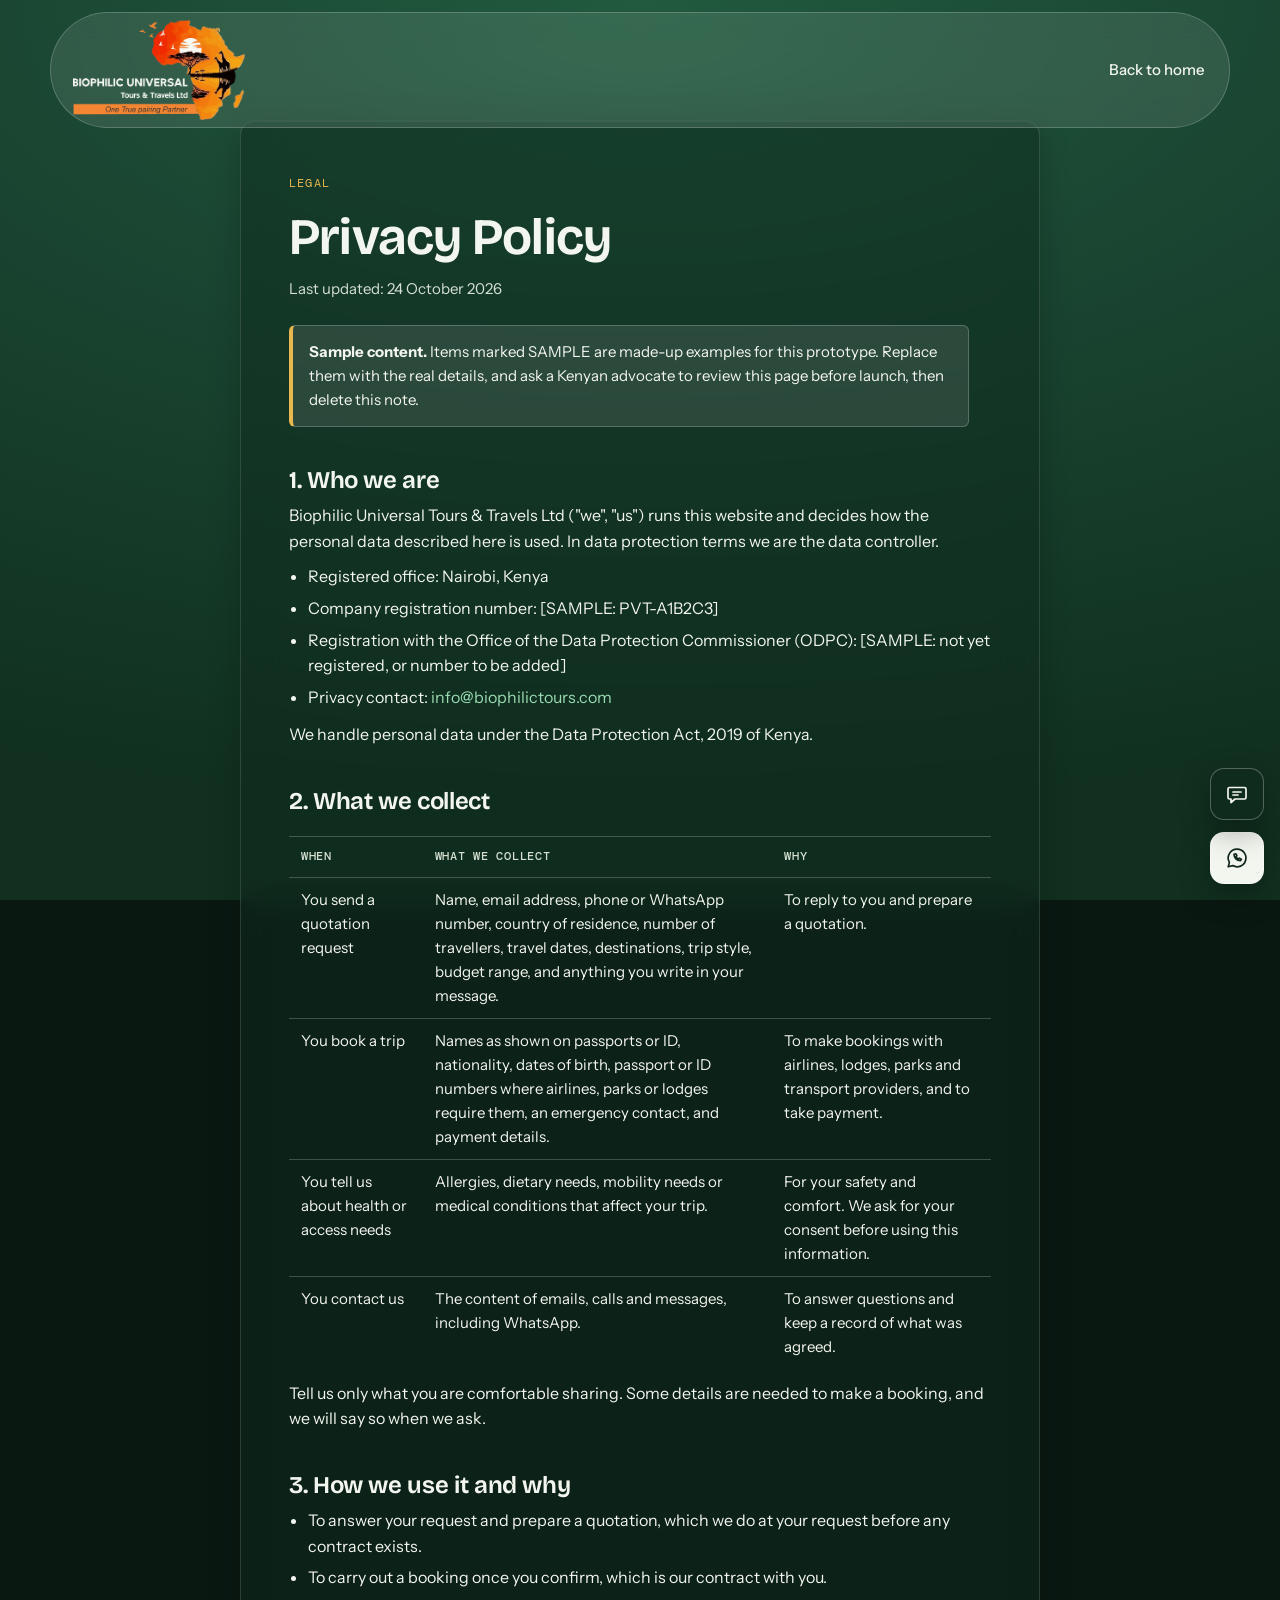
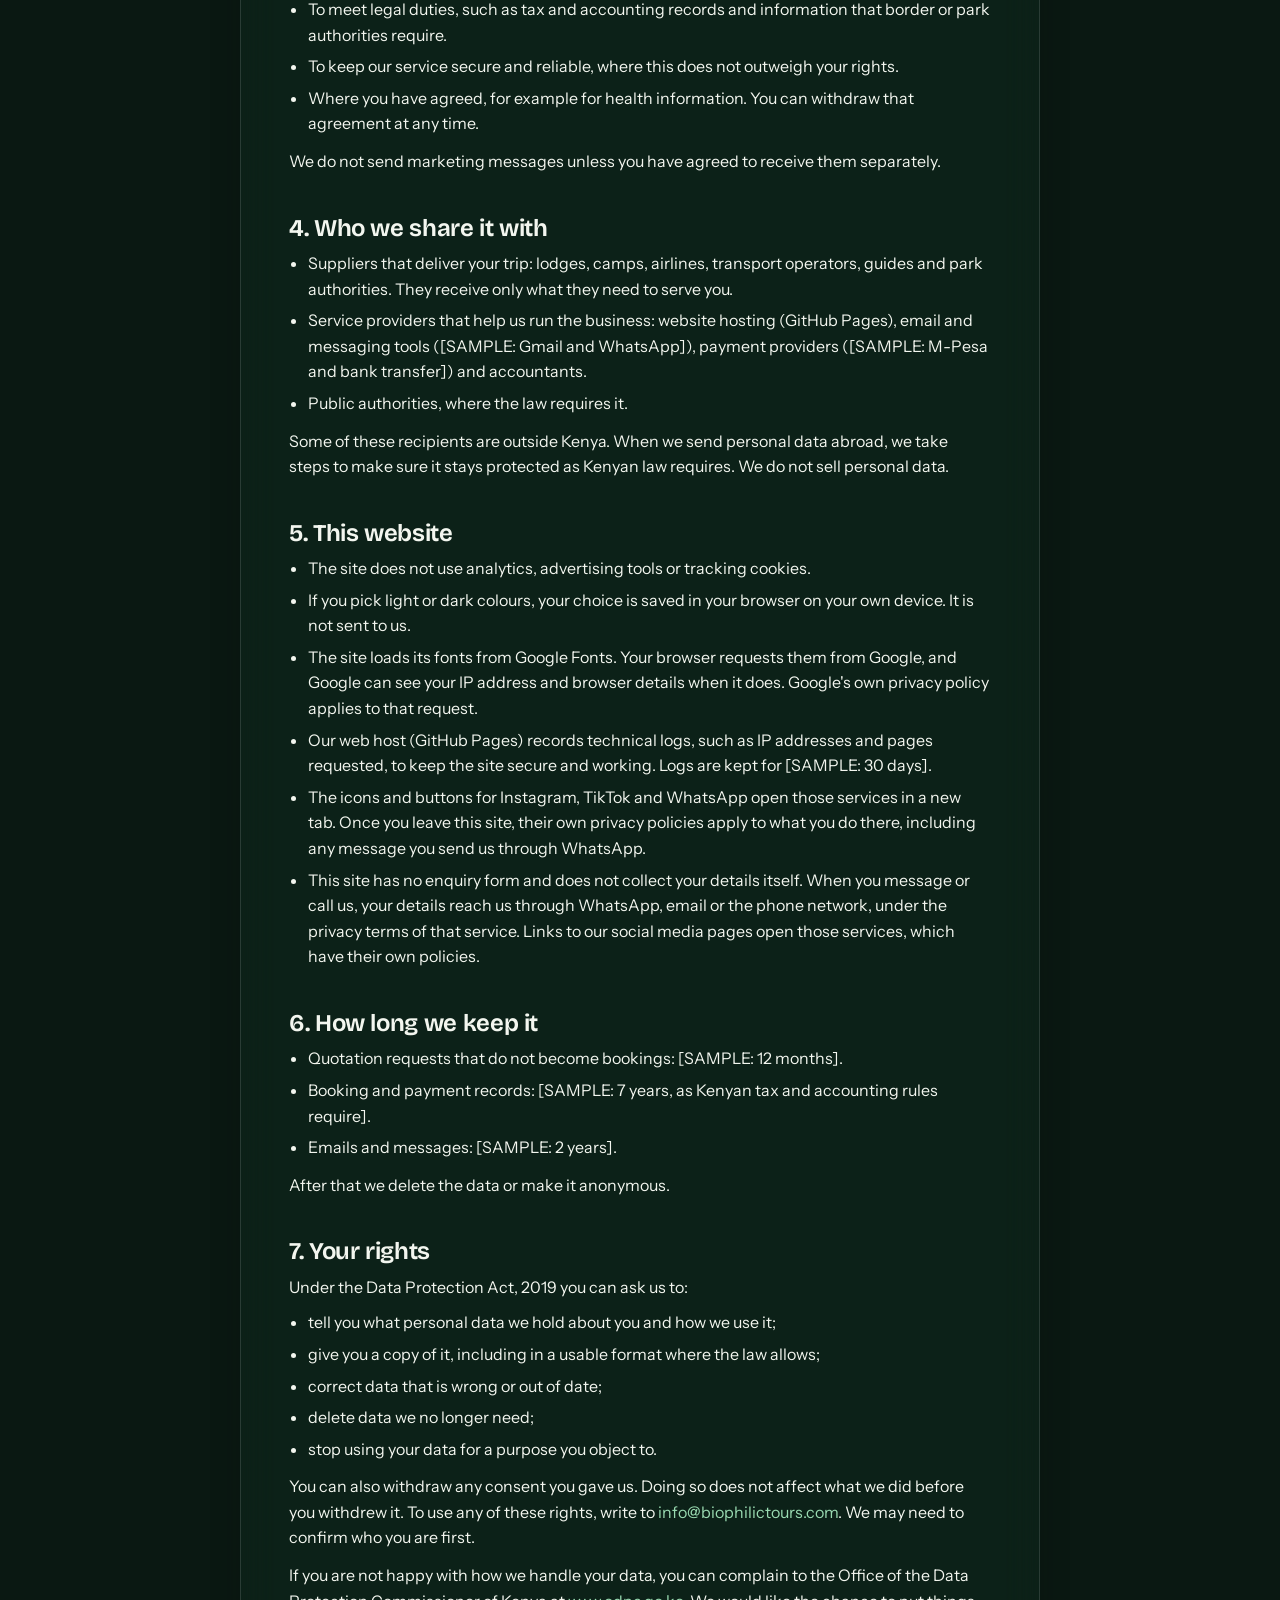
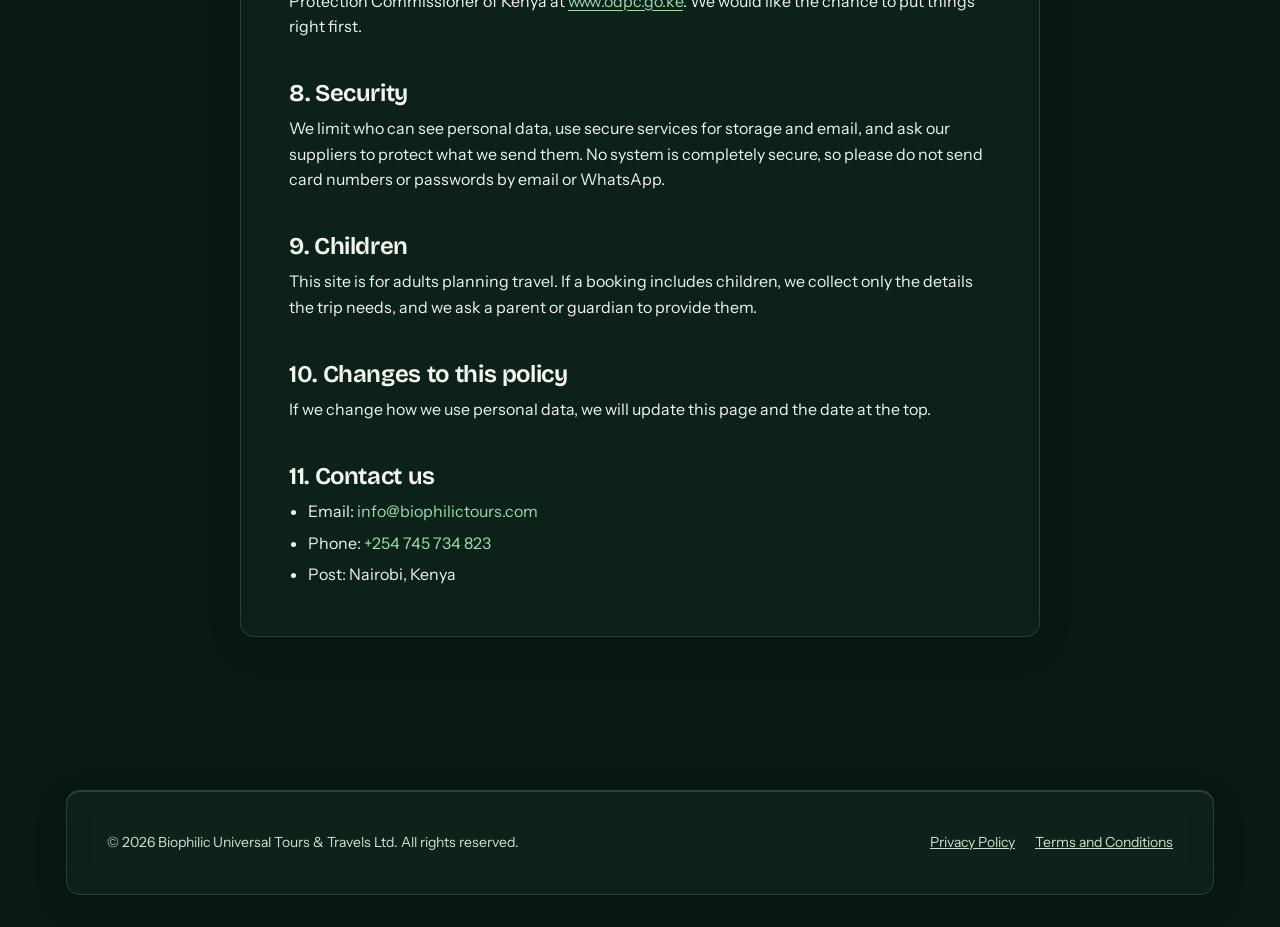
<file: privacy.html>
<!doctype html>
<html lang="en">
<head>
<meta charset="utf-8">
<meta name="viewport" content="width=device-width, initial-scale=1">
<title>Privacy Policy | Biophilic Universal Tours & Travels</title>
<meta name="description" content="How Biophilic Universal Tours & Travels Ltd collects, uses and protects personal data.">
<link rel="canonical" href="https://trademark254.github.io/Biophilic-Universal-Tours-Travel/privacy.html">
<meta property="og:type" content="website">
<meta property="og:site_name" content="Biophilic Universal Tours &amp; Travels Ltd">
<meta property="og:title" content="Privacy Policy | Biophilic Universal Tours & Travels">
<meta property="og:description" content="How Biophilic Universal Tours & Travels Ltd collects, uses and protects personal data.">
<meta property="og:url" content="https://trademark254.github.io/Biophilic-Universal-Tours-Travel/privacy.html">
<meta property="og:image" content="https://trademark254.github.io/Biophilic-Universal-Tours-Travel/og-image.jpg">
<meta name="twitter:card" content="summary_large_image">
<link rel="icon" href="favicon-32.png" sizes="32x32" type="image/png">
<link rel="icon" href="icon-192.png" sizes="192x192" type="image/png">
<link rel="icon" href="favicon.ico" sizes="any">
<link rel="apple-touch-icon" href="apple-touch-icon.png">
<link rel="preconnect" href="https://fonts.googleapis.com">
<link rel="preconnect" href="https://fonts.gstatic.com" crossorigin>
<link rel="stylesheet" href="https://fonts.googleapis.com/css2?family=Bricolage+Grotesque:opsz,wght@12..96,400..800&family=DM+Mono:wght@400;500&family=Instrument+Sans:wght@400..700&display=swap">
<link rel="stylesheet" href="assets/styles.css?v=41">
</head>
<body class="glass bg-plain">
<div class="site-bd" aria-hidden="true"><img src="assets/hero-poster.jpg" alt="" width="1920" height="1080" decoding="async"></div>
<header class="site">
  <div class="wrap">
    <a class="brand" href="index.html" aria-label="Biophilic Universal Tours and Travels, home">
      <img class="brand-logo" src="logo-full-dark.png" alt="Biophilic Universal Tours &amp; Travels Ltd" width="94" height="55">
    </a>
    <a class="back-link" href="index.html">Back to home</a>
  </div>
</header>

<main class="doc">
  <div class="wrap">
    <span class="eyebrow">Legal</span>
    <h1>Privacy Policy</h1>
    <p class="stamp">Last updated: 24 October 2026</p>
    <p class="draft-note" id="draftNote"><b>Sample content.</b> Items marked SAMPLE are made-up examples for this prototype. Replace them with the real details, and ask a Kenyan advocate to review this page before launch, then delete this note.</p>

    <h2>1. Who we are</h2>
    <p>Biophilic Universal Tours &amp; Travels Ltd ("we", "us") runs this website and decides how the personal data described here is used. In data protection terms we are the data controller.</p>
    <ul>
      <li>Registered office: Nairobi, Kenya</li>
      <li>Company registration number: <span class="sample">[SAMPLE: PVT-A1B2C3]</span></li>
      <li>Registration with the Office of the Data Protection Commissioner (ODPC): <span class="sample">[SAMPLE: not yet registered, or number to be added]</span></li>
      <li>Privacy contact: <span data-contact="email">info@biophilictours.com</span></li>
    </ul>
    <p>We handle personal data under the Data Protection Act, 2019 of Kenya.</p>

    <h2>2. What we collect</h2>
    <div class="scroll">
      <table>
        <thead><tr><th>When</th><th>What we collect</th><th>Why</th></tr></thead>
        <tbody>
          <tr><td>You send a quotation request</td><td>Name, email address, phone or WhatsApp number, country of residence, number of travellers, travel dates, destinations, trip style, budget range, and anything you write in your message.</td><td>To reply to you and prepare a quotation.</td></tr>
          <tr><td>You book a trip</td><td>Names as shown on passports or ID, nationality, dates of birth, passport or ID numbers where airlines, parks or lodges require them, an emergency contact, and payment details.</td><td>To make bookings with airlines, lodges, parks and transport providers, and to take payment.</td></tr>
          <tr><td>You tell us about health or access needs</td><td>Allergies, dietary needs, mobility needs or medical conditions that affect your trip.</td><td>For your safety and comfort. We ask for your consent before using this information.</td></tr>
          <tr><td>You contact us</td><td>The content of emails, calls and messages, including WhatsApp.</td><td>To answer questions and keep a record of what was agreed.</td></tr>
        </tbody>
      </table>
    </div>
    <p>Tell us only what you are comfortable sharing. Some details are needed to make a booking, and we will say so when we ask.</p>

    <h2>3. How we use it and why</h2>
    <ul>
      <li>To answer your request and prepare a quotation, which we do at your request before any contract exists.</li>
      <li>To carry out a booking once you confirm, which is our contract with you.</li>
      <li>To meet legal duties, such as tax and accounting records and information that border or park authorities require.</li>
      <li>To keep our service secure and reliable, where this does not outweigh your rights.</li>
      <li>Where you have agreed, for example for health information. You can withdraw that agreement at any time.</li>
    </ul>
    <p>We do not send marketing messages unless you have agreed to receive them separately.</p>

    <h2>4. Who we share it with</h2>
    <ul>
      <li>Suppliers that deliver your trip: lodges, camps, airlines, transport operators, guides and park authorities. They receive only what they need to serve you.</li>
      <li>Service providers that help us run the business: website hosting (GitHub Pages), email and messaging tools (<span class="sample">[SAMPLE: Gmail and WhatsApp]</span>), payment providers (<span class="sample">[SAMPLE: M-Pesa and bank transfer]</span>) and accountants.</li>
      <li>Public authorities, where the law requires it.</li>
    </ul>
    <p>Some of these recipients are outside Kenya. When we send personal data abroad, we take steps to make sure it stays protected as Kenyan law requires. We do not sell personal data.</p>

    <h2>5. This website</h2>
    <ul>
      <li>The site does not use analytics, advertising tools or tracking cookies.</li>
      <li>If you pick light or dark colours, your choice is saved in your browser on your own device. It is not sent to us.</li>
      <li>The site loads its fonts from Google Fonts. Your browser requests them from Google, and Google can see your IP address and browser details when it does. Google's own privacy policy applies to that request.</li>
      <li>Our web host (GitHub Pages) records technical logs, such as IP addresses and pages requested, to keep the site secure and working. Logs are kept for <span class="sample">[SAMPLE: 30 days]</span>.</li>
      <li>The icons and buttons for Instagram, TikTok and WhatsApp open those services in a new tab. Once you leave this site, their own privacy policies apply to what you do there, including any message you send us through WhatsApp.</li>
      <li>This site has no enquiry form and does not collect your details itself. When you message or call us, your details reach us through WhatsApp, email or the phone network, under the privacy terms of that service. Links to our social media pages open those services, which have their own policies.</li>
    </ul>
    <p></p>

    <h2>6. How long we keep it</h2>
    <ul>
      <li>Quotation requests that do not become bookings: <span class="sample">[SAMPLE: 12 months]</span>.</li>
      <li>Booking and payment records: <span class="sample">[SAMPLE: 7 years, as Kenyan tax and accounting rules require]</span>.</li>
      <li>Emails and messages: <span class="sample">[SAMPLE: 2 years]</span>.</li>
    </ul>
    <p>After that we delete the data or make it anonymous.</p>

    <h2>7. Your rights</h2>
    <p>Under the Data Protection Act, 2019 you can ask us to:</p>
    <ul>
      <li>tell you what personal data we hold about you and how we use it;</li>
      <li>give you a copy of it, including in a usable format where the law allows;</li>
      <li>correct data that is wrong or out of date;</li>
      <li>delete data we no longer need;</li>
      <li>stop using your data for a purpose you object to.</li>
    </ul>
    <p>You can also withdraw any consent you gave us. Doing so does not affect what we did before you withdrew it. To use any of these rights, write to <span data-contact="email">info@biophilictours.com</span>. We may need to confirm who you are first.</p>
    <p>If you are not happy with how we handle your data, you can complain to the Office of the Data Protection Commissioner of Kenya at <a href="https://www.odpc.go.ke" target="_blank" rel="noopener">www.odpc.go.ke</a>. We would like the chance to put things right first.</p>

    <h2>8. Security</h2>
    <p>We limit who can see personal data, use secure services for storage and email, and ask our suppliers to protect what we send them. No system is completely secure, so please do not send card numbers or passwords by email or WhatsApp.</p>

    <h2>9. Children</h2>
    <p>This site is for adults planning travel. If a booking includes children, we collect only the details the trip needs, and we ask a parent or guardian to provide them.</p>

    <h2>10. Changes to this policy</h2>
    <p>If we change how we use personal data, we will update this page and the date at the top.</p>

    <h2>11. Contact us</h2>
    <ul>
      <li>Email: <span data-contact="email">info@biophilictours.com</span></li>
      <li>Phone: <span data-contact="phone">+254 745 734 823</span></li>
      <li>Post: <span data-contact="address">Nairobi, Kenya</span></li>
    </ul>
  </div>
</main>

<footer class="site">
  <div class="wrap">
   <div class="panel">
    <div class="legal" style="margin-top:0;border-top:0;padding-top:0">
      <span>© 2026 Biophilic Universal Tours &amp; Travels Ltd. All rights reserved.</span>
      <nav aria-label="Legal"><a href="privacy.html">Privacy Policy</a><a href="terms.html">Terms and Conditions</a></nav>
    </div>
   </div>
  </div>
</footer>
<script src="assets/common.js?v=10"></script>
<script src="assets/bot.js"></script>
</body>
</html>
</file>
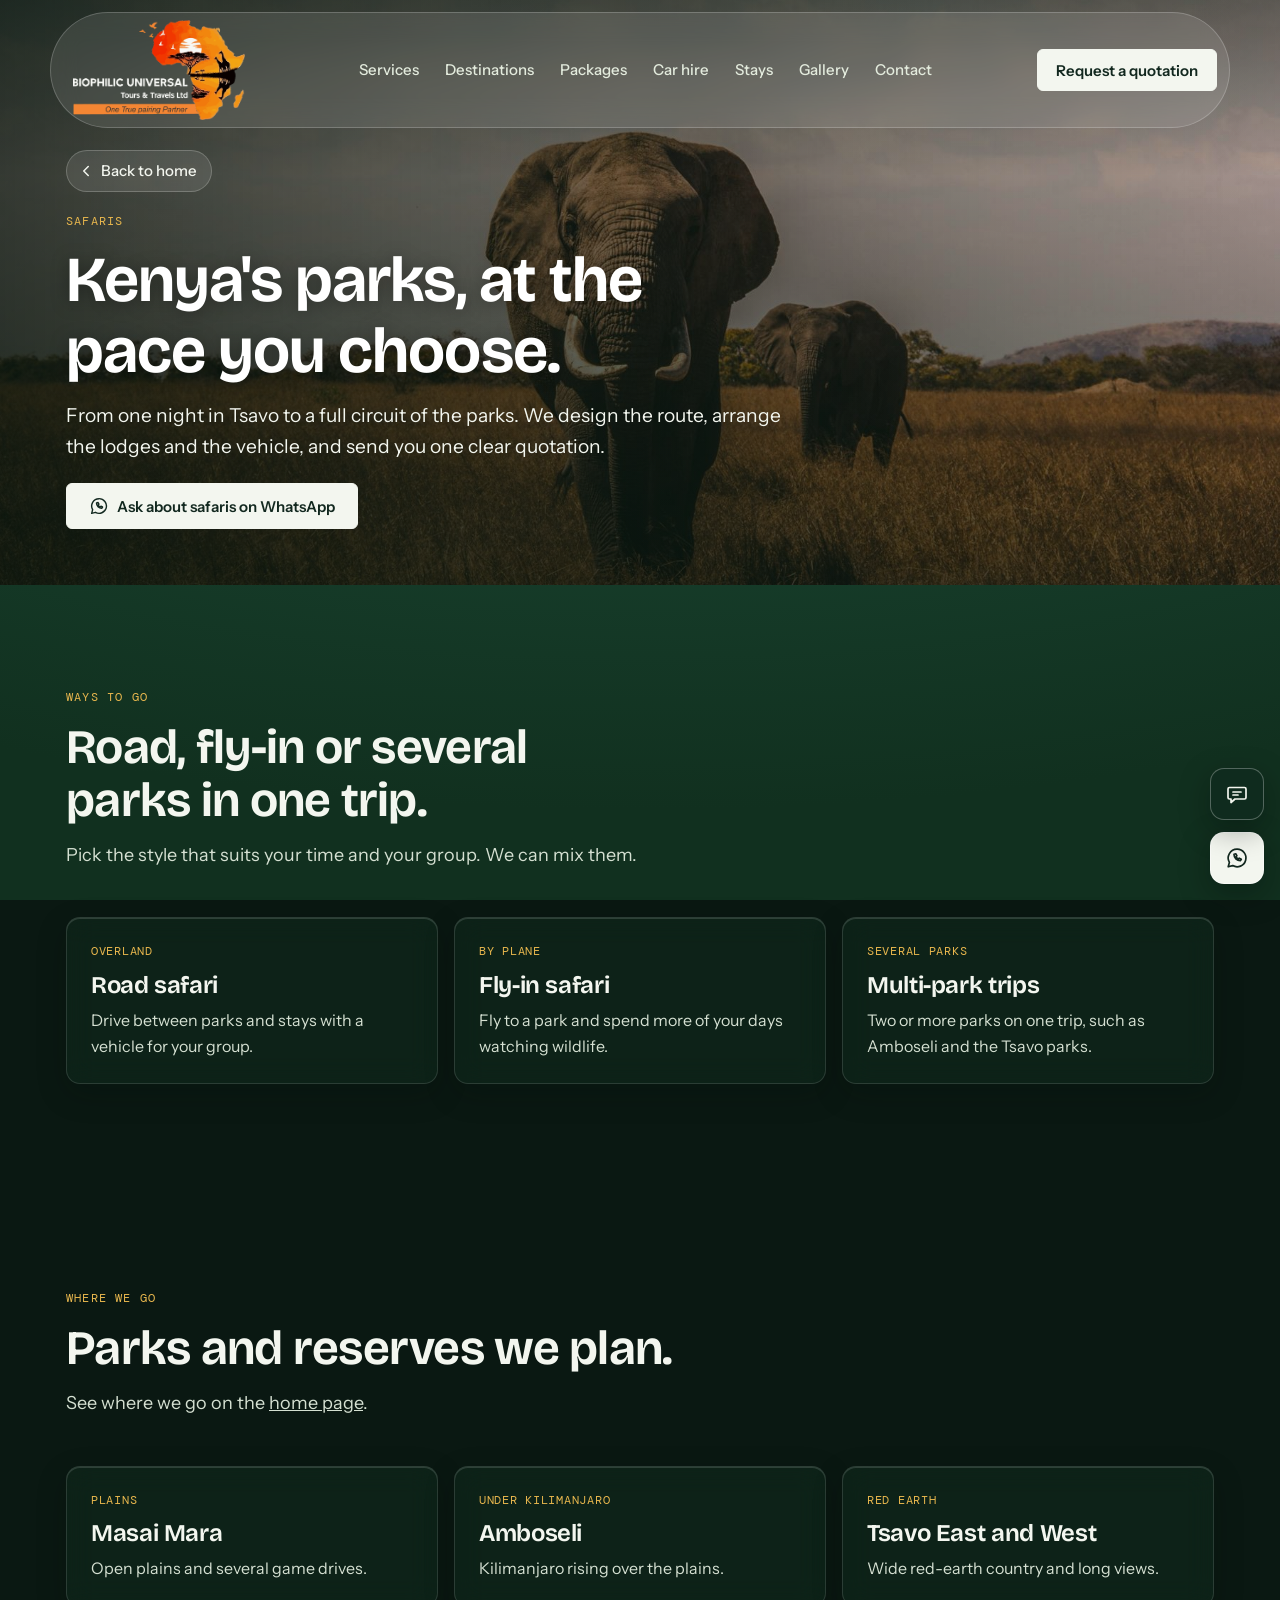
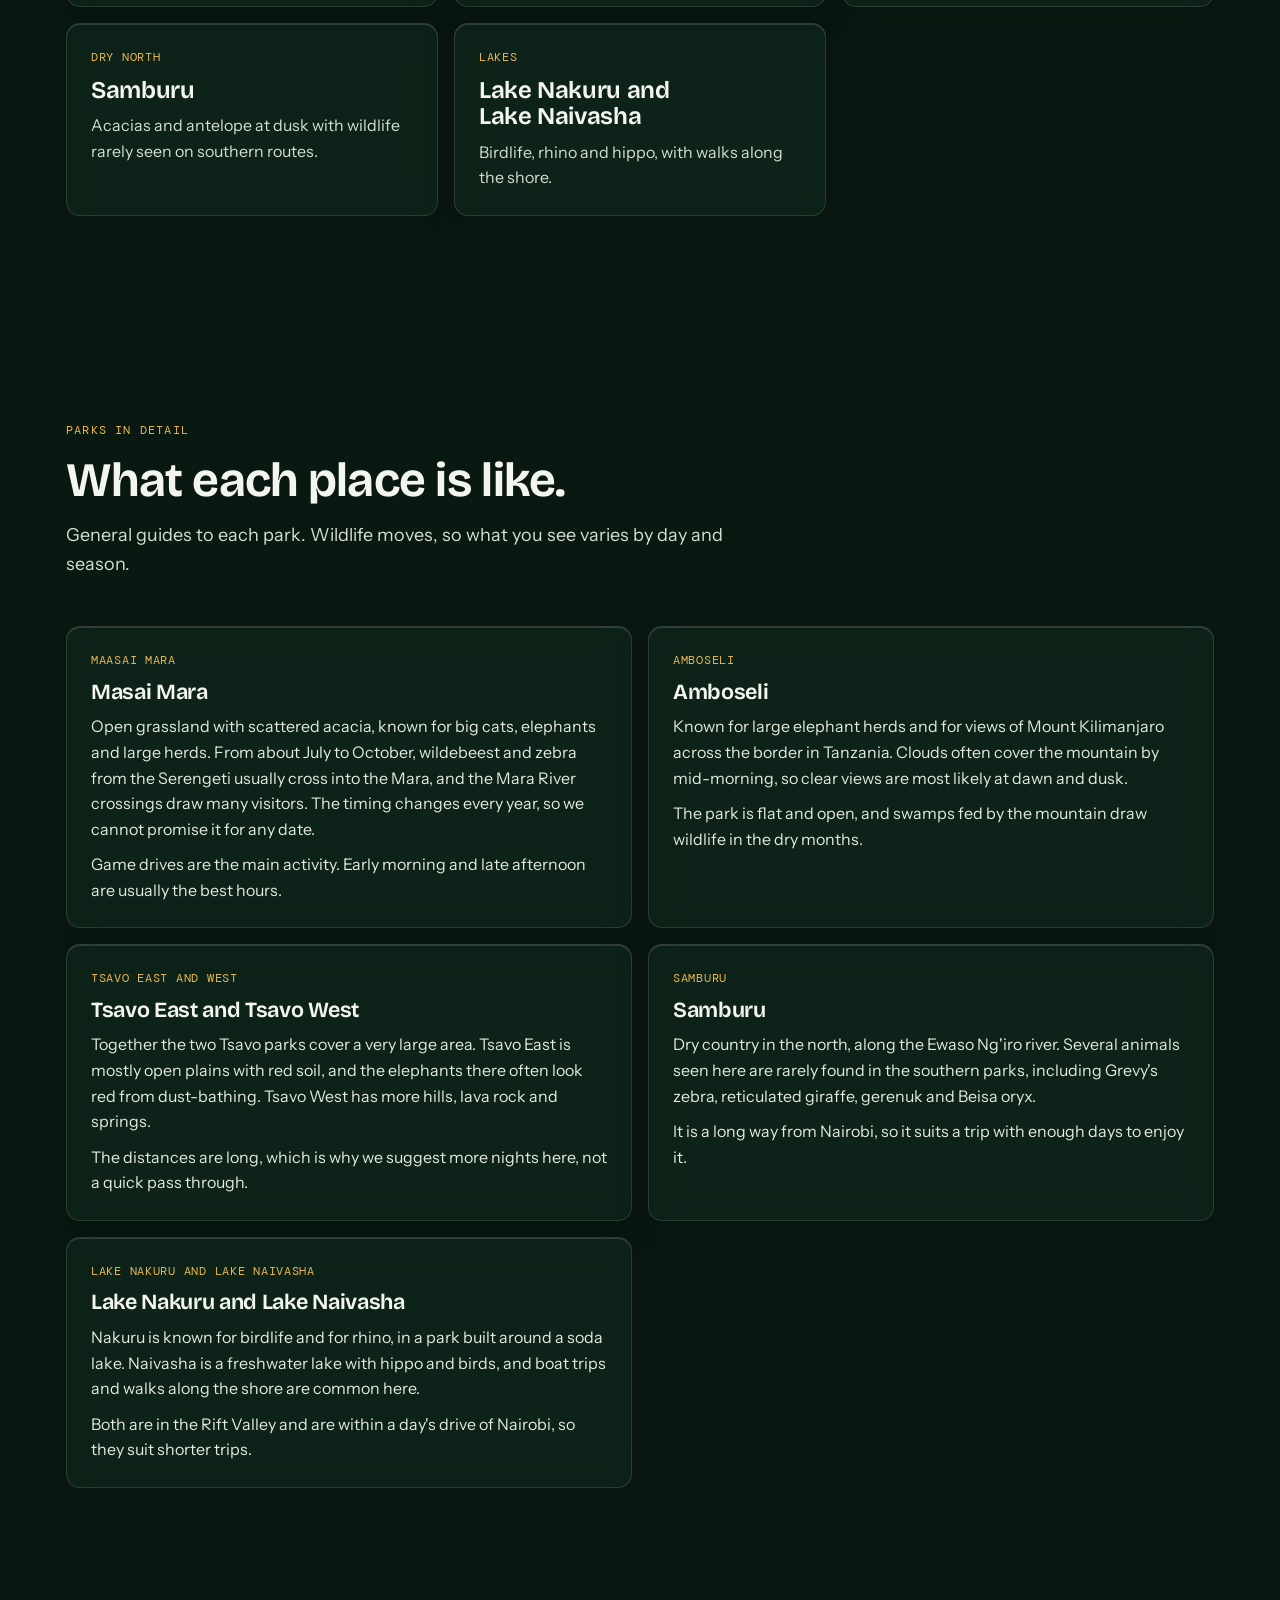
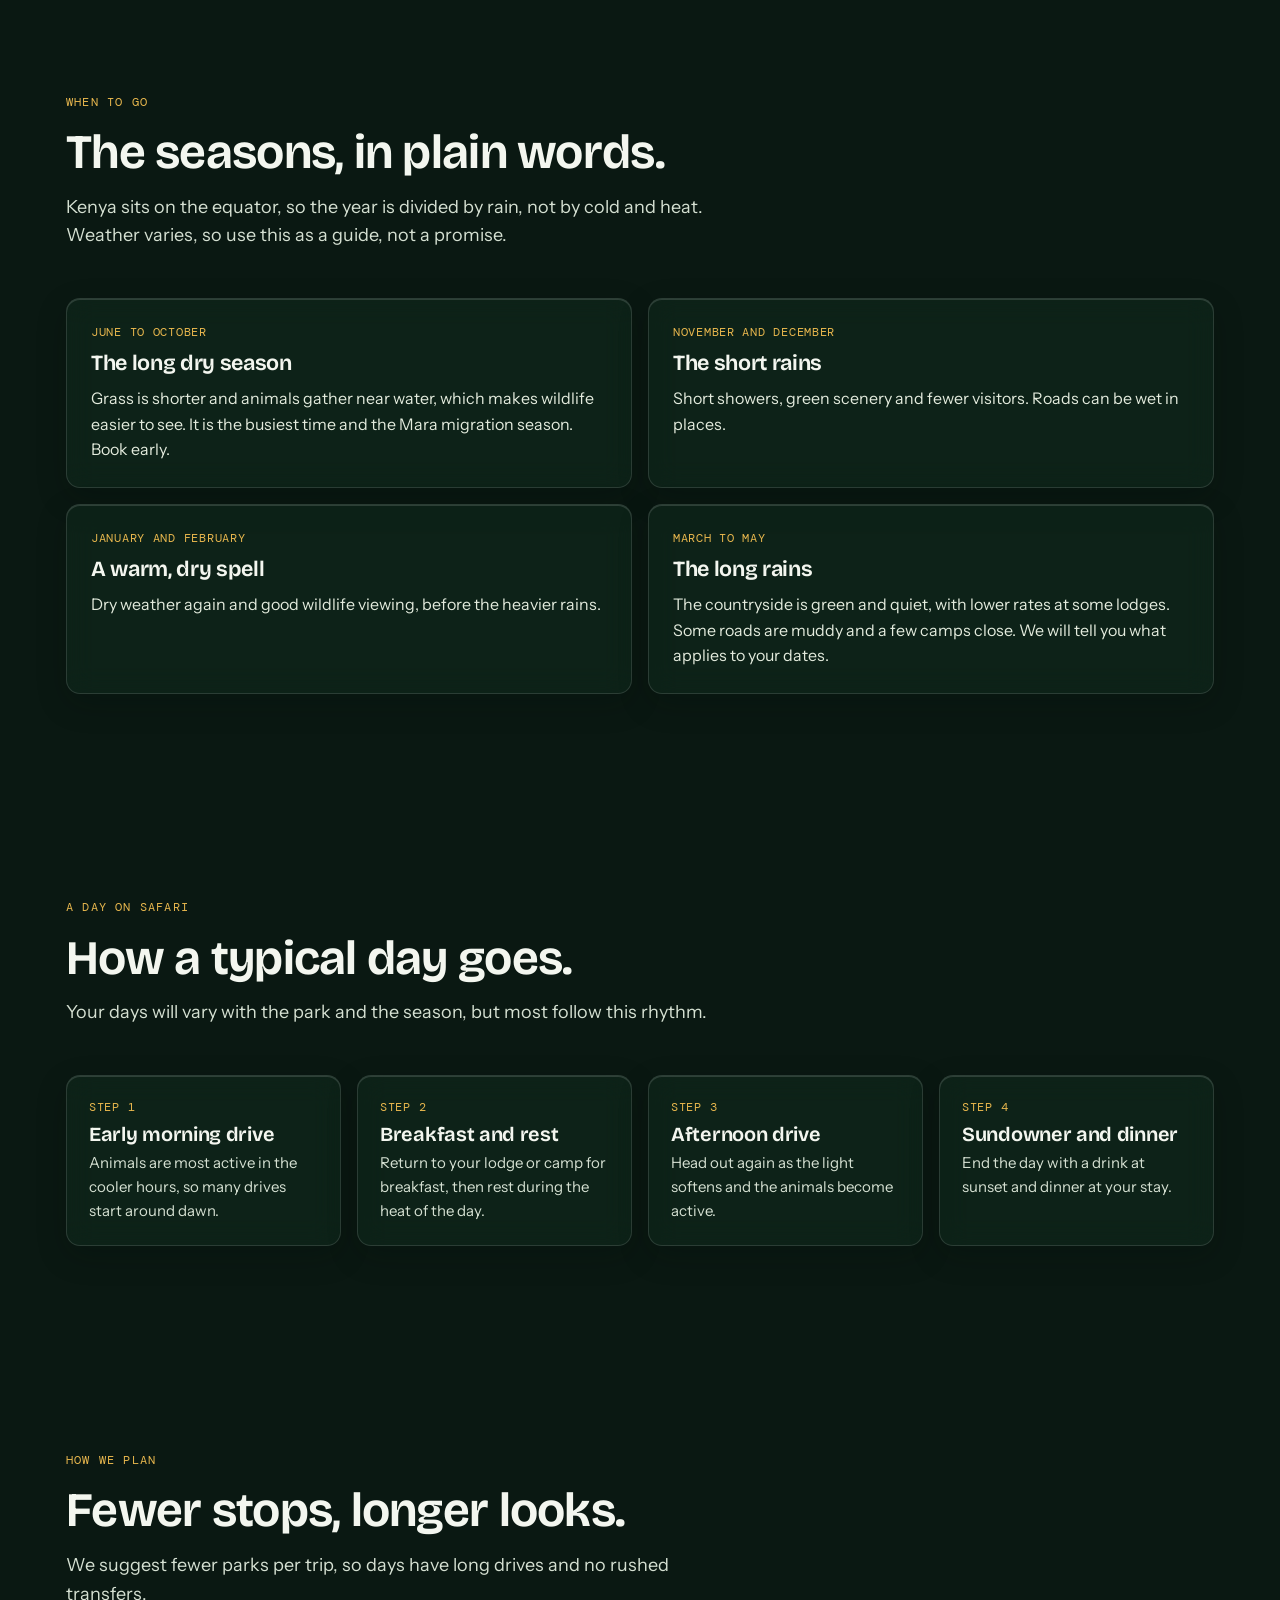
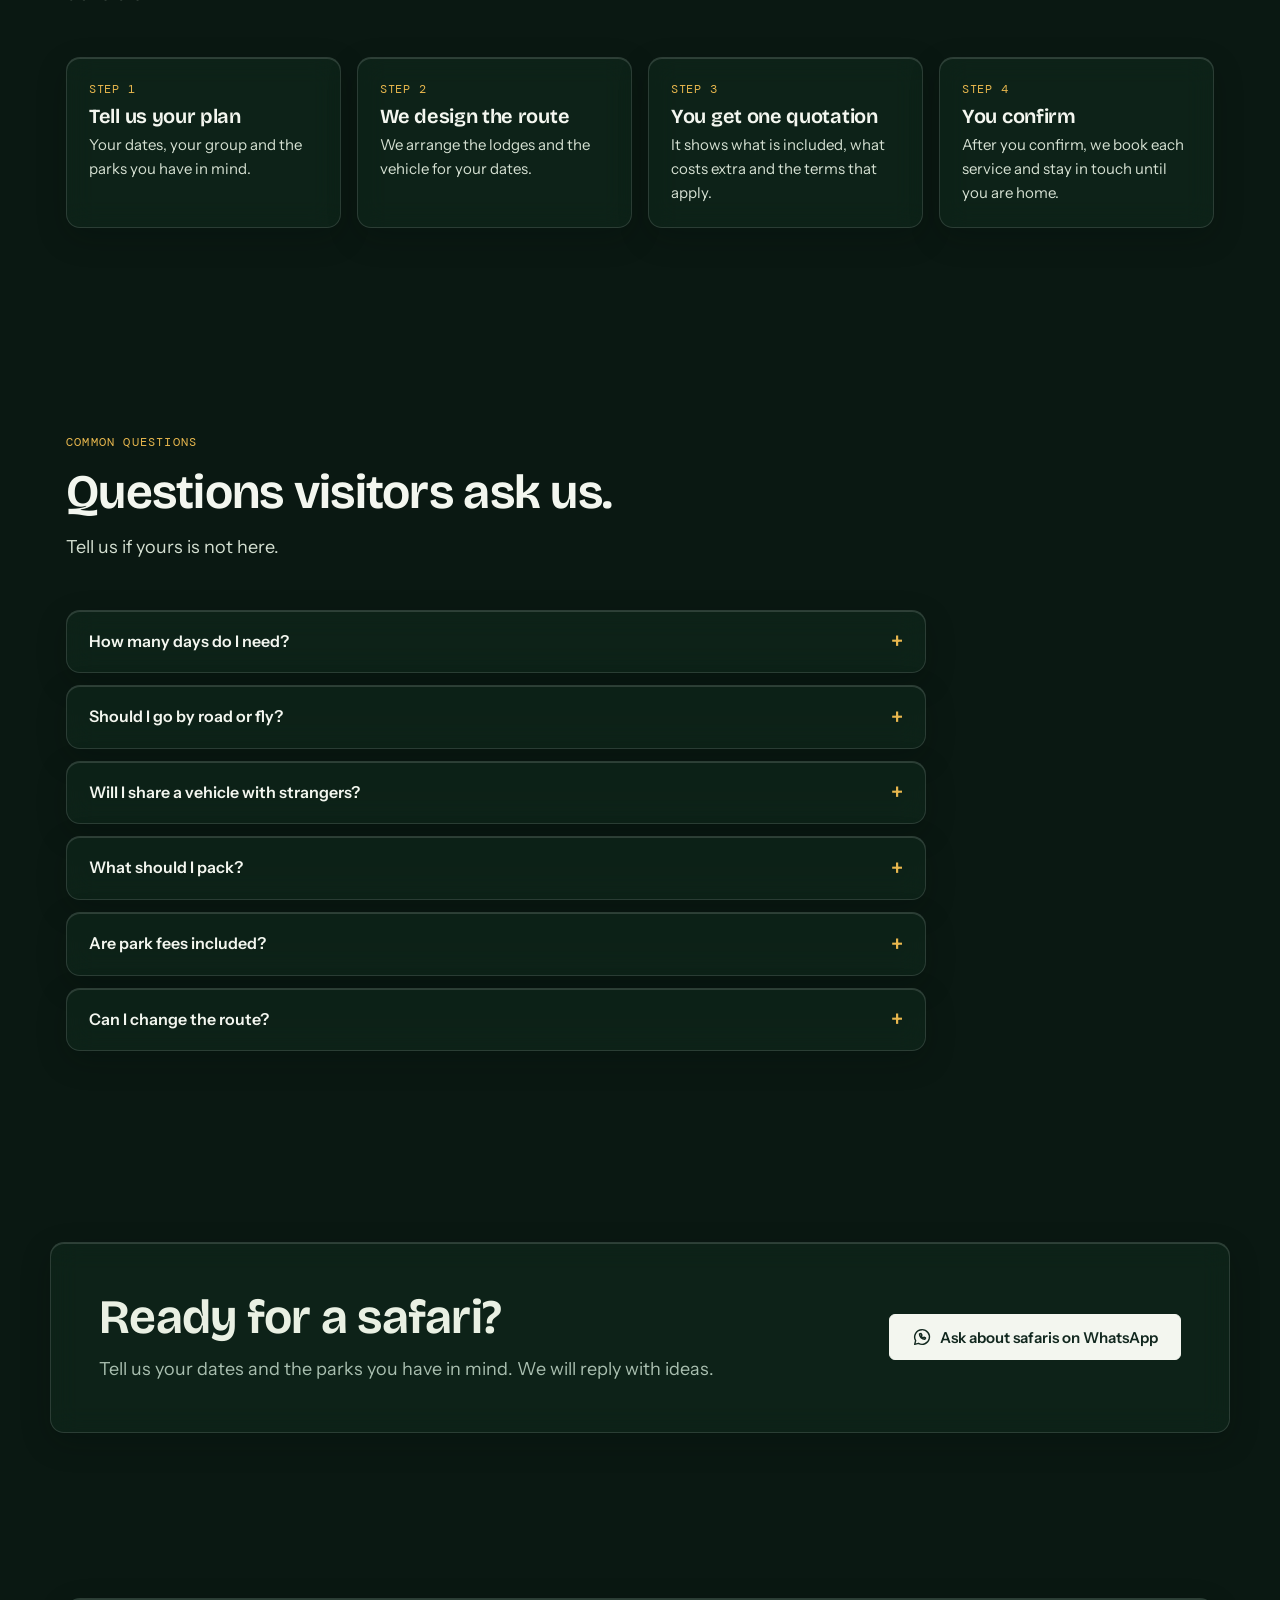
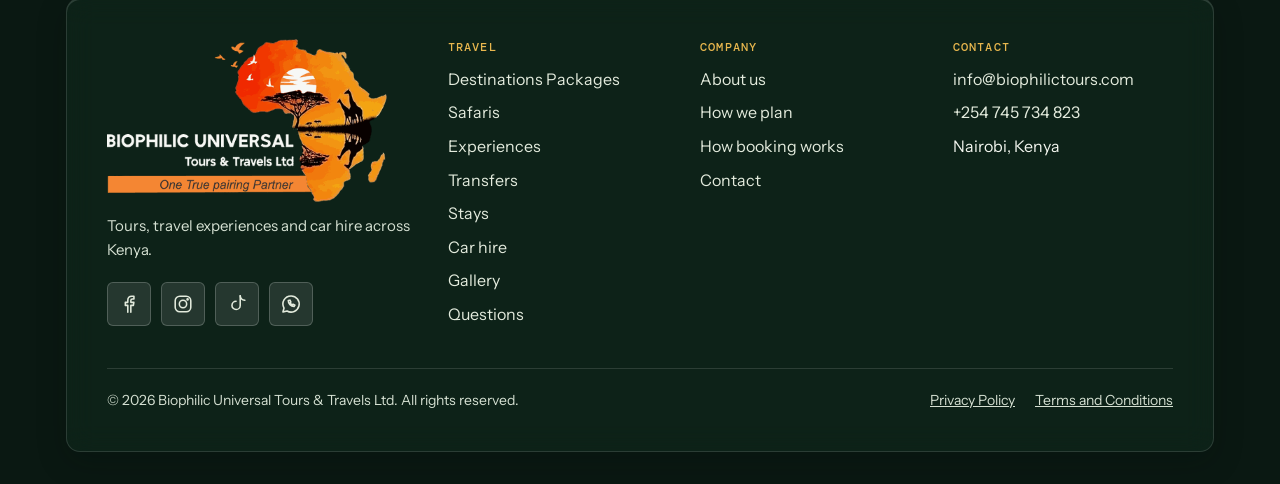
<file: safaris.html>
<!doctype html>
<html lang="en">
<head>
<meta charset="utf-8">
<meta name="viewport" content="width=device-width, initial-scale=1">
<title>Safaris | Biophilic Universal Tours & Travels</title>
<meta name="description" content="Road and fly-in safaris to Kenya's parks and reserves, planned by Biophilic Universal Tours & Travels Ltd.">
<link rel="canonical" href="https://trademark254.github.io/Biophilic-Universal-Tours-Travel/safaris.html">
<meta property="og:type" content="website">
<meta property="og:site_name" content="Biophilic Universal Tours &amp; Travels Ltd">
<meta property="og:title" content="Safaris | Biophilic Universal Tours &amp; Travels">
<meta property="og:description" content="Road and fly-in safaris to Kenya's parks and reserves, planned by Biophilic Universal Tours & Travels Ltd.">
<meta property="og:url" content="https://trademark254.github.io/Biophilic-Universal-Tours-Travel/safaris.html">
<meta property="og:image" content="https://trademark254.github.io/Biophilic-Universal-Tours-Travel/og-image.jpg">
<meta name="twitter:card" content="summary_large_image">
<link rel="icon" href="favicon-32.png" sizes="32x32" type="image/png">
<link rel="icon" href="icon-192.png" sizes="192x192" type="image/png">
<link rel="icon" href="favicon.ico" sizes="any">
<link rel="apple-touch-icon" href="apple-touch-icon.png">
<link rel="preconnect" href="https://fonts.googleapis.com">
<link rel="preconnect" href="https://fonts.gstatic.com" crossorigin>
<link rel="stylesheet" href="https://fonts.googleapis.com/css2?family=Bricolage+Grotesque:opsz,wght@12..96,400..800&family=DM+Mono:wght@400;500&family=Instrument+Sans:wght@400..700&display=swap" media="print" onload="this.media='all'">
<noscript><link rel="stylesheet" href="https://fonts.googleapis.com/css2?family=Bricolage+Grotesque:opsz,wght@12..96,400..800&family=DM+Mono:wght@400;500&family=Instrument+Sans:wght@400..700&display=swap"></noscript>
<link rel="preload" as="image" href="assets/hero-safaris.jpg" fetchpriority="high">
<link rel="stylesheet" href="assets/styles.css?v=41">
</head>
<body class="glass sub bg-plain">
<div class="site-bd" aria-hidden="true"></div>
<header class="site" id="top">
  <div class="wrap">
    <a class="brand" href="index.html" aria-label="Biophilic Universal Tours and Travels, home">
      <img class="brand-logo" src="logo-full-dark.png" alt="Biophilic Universal Tours &amp; Travels Ltd" width="94" height="55">
    </a>
    <nav class="main" id="mainNav" aria-label="Main">
      <a href="index.html#services">Services</a>
      <a href="index.html#destinations">Destinations</a>
      <a href="packages.html">Packages</a>
      <a href="car-hire.html">Car hire</a>
      <a href="stays.html">Stays</a>
      <a href="gallery.html">Gallery</a>
      <a href="index.html#contact">Contact</a>
      </nav>
    <div class="head-ctl">
    <a class="btn head-cta" href="index.html#contact">Request a quotation</a>
    <button class="icon-btn menu-btn" id="menuBtn" type="button" aria-label="Open menu" aria-expanded="false" aria-controls="mainNav">
      <svg class="ic-menu" viewBox="0 0 24 24" aria-hidden="true"><path d="M4 7h16M4 12h16M4 17h16"/></svg>
      <svg class="ic-close" viewBox="0 0 24 24" aria-hidden="true"><path d="M6 6l12 12M18 6 6 18"/></svg>
    </button>
    </div>
  </div>
</header>
<main>
<section class="page-hero">
  <img src="assets/hero-safaris.jpg" alt="An elephant with tusks walking through golden grass" width="1800" height="1200" style="object-position:50% 45%" decoding="async" fetchpriority="high">
  <div class="wrap page-hero-in">
    <a class="back-pill" href="index.html"><svg viewBox="0 0 24 24" fill="none" stroke="currentColor" stroke-width="2" stroke-linecap="round" stroke-linejoin="round" aria-hidden="true"><path d="M15 6l-6 6 6 6"/></svg>Back to home</a>
    <span class="eyebrow">Safaris</span>
    <h1>Kenya's parks, at the pace you choose.</h1>
    <p class="lede">From one night in Tsavo to a full circuit of the parks. We design the route, arrange the lodges and the vehicle, and send you one clear quotation.</p>
    <div class="actions"><a class="btn" data-wa-text="Hello Biophilic Universal, I would like to plan a safari." href="https://wa.me/254745734823" target="_blank" rel="noopener"><svg viewBox="0 0 24 24" aria-hidden="true"><path d="M12 3.200a8.800 8.800 0 0 0-7.600 13.200L3.200 20.800l4.500-1.200A8.800 8.800 0 1 0 12 3.200Z"/><path d="M9 8.300c0 3.500 2.800 6.400 6.300 6.400l1-1.500-2-1-.9.800c-1-.4-1.900-1.300-2.300-2.300l.8-.9-1-2Z"/></svg>Ask about safaris on WhatsApp</a></div>
  </div>
</section>
<section class="block">
  <div class="wrap">
    <div class="sec-head">
      <span class="eyebrow">Ways to go</span>
      <h2>Road, fly-in or several parks in one trip.</h2>
      <p class="lede">Pick the style that suits your time and your group. We can mix them.</p>
    </div>
    <div class="services">
      <div class="svc"><span class="mono">Overland</span><h3>Road safari</h3><p>Drive between parks and stays with a vehicle for your group.</p></div>
      <div class="svc"><span class="mono">By plane</span><h3>Fly-in safari</h3><p>Fly to a park and spend more of your days watching wildlife.</p></div>
      <div class="svc"><span class="mono">Several parks</span><h3>Multi-park trips</h3><p>Two or more parks on one trip, such as Amboseli and the Tsavo parks.</p></div>
    </div>
  </div>
</section>
<section class="block">
  <div class="wrap">
    <div class="sec-head">
      <span class="eyebrow">Where we go</span>
      <h2>Parks and reserves we plan.</h2>
      <p class="lede">See where we go on the <a href="index.html#destinations">home page</a>.</p>
    </div>
    <div class="services">
      <div class="svc"><span class="mono">Plains</span><h3>Masai Mara</h3><p>Open plains and several game drives.</p></div>
      <div class="svc"><span class="mono">Under Kilimanjaro</span><h3>Amboseli</h3><p>Kilimanjaro rising over the plains.</p></div>
      <div class="svc"><span class="mono">Red earth</span><h3>Tsavo East and West</h3><p>Wide red-earth country and long views.</p></div>
      <div class="svc"><span class="mono">Dry north</span><h3>Samburu</h3><p>Acacias and antelope at dusk with wildlife rarely seen on southern routes.</p></div>
      <div class="svc"><span class="mono">Lakes</span><h3>Lake Nakuru and Lake Naivasha</h3><p>Birdlife, rhino and hippo, with walks along the shore.</p></div>
    </div>
  </div>
</section>
<section class="block">
  <div class="wrap">
    <div class="sec-head">
      <span class="eyebrow">Parks in detail</span>
      <h2>What each place is like.</h2>
      <p class="lede">General guides to each park. Wildlife moves, so what you see varies by day and season.</p>
    </div>
    <div class="deep">
      <div><span class="mono">Maasai Mara</span><h3>Masai Mara</h3><p>Open grassland with scattered acacia, known for big cats, elephants and large herds. From about July to October, wildebeest and zebra from the Serengeti usually cross into the Mara, and the Mara River crossings draw many visitors. The timing changes every year, so we cannot promise it for any date.</p><p>Game drives are the main activity. Early morning and late afternoon are usually the best hours.</p></div>
      <div><span class="mono">Amboseli</span><h3>Amboseli</h3><p>Known for large elephant herds and for views of Mount Kilimanjaro across the border in Tanzania. Clouds often cover the mountain by mid-morning, so clear views are most likely at dawn and dusk.</p><p>The park is flat and open, and swamps fed by the mountain draw wildlife in the dry months.</p></div>
      <div><span class="mono">Tsavo East and West</span><h3>Tsavo East and Tsavo West</h3><p>Together the two Tsavo parks cover a very large area. Tsavo East is mostly open plains with red soil, and the elephants there often look red from dust-bathing. Tsavo West has more hills, lava rock and springs.</p><p>The distances are long, which is why we suggest more nights here, not a quick pass through.</p></div>
      <div><span class="mono">Samburu</span><h3>Samburu</h3><p>Dry country in the north, along the Ewaso Ng'iro river. Several animals seen here are rarely found in the southern parks, including Grevy's zebra, reticulated giraffe, gerenuk and Beisa oryx.</p><p>It is a long way from Nairobi, so it suits a trip with enough days to enjoy it.</p></div>
      <div><span class="mono">Lake Nakuru and Lake Naivasha</span><h3>Lake Nakuru and Lake Naivasha</h3><p>Nakuru is known for birdlife and for rhino, in a park built around a soda lake. Naivasha is a freshwater lake with hippo and birds, and boat trips and walks along the shore are common here.</p><p>Both are in the Rift Valley and are within a day's drive of Nairobi, so they suit shorter trips.</p></div>
    </div>
  </div>
</section>
<section class="block">
  <div class="wrap">
    <div class="sec-head">
      <span class="eyebrow">When to go</span>
      <h2>The seasons, in plain words.</h2>
      <p class="lede">Kenya sits on the equator, so the year is divided by rain, not by cold and heat. Weather varies, so use this as a guide, not a promise.</p>
    </div>
    <div class="deep">
      <div><span class="mono">June to October</span><h3>The long dry season</h3><p>Grass is shorter and animals gather near water, which makes wildlife easier to see. It is the busiest time and the Mara migration season. Book early.</p></div>
      <div><span class="mono">November and December</span><h3>The short rains</h3><p>Short showers, green scenery and fewer visitors. Roads can be wet in places.</p></div>
      <div><span class="mono">January and February</span><h3>A warm, dry spell</h3><p>Dry weather again and good wildlife viewing, before the heavier rains.</p></div>
      <div><span class="mono">March to May</span><h3>The long rains</h3><p>The countryside is green and quiet, with lower rates at some lodges. Some roads are muddy and a few camps close. We will tell you what applies to your dates.</p></div>
    </div>
  </div>
</section>
<section class="block">
  <div class="wrap">
    <div class="sec-head">
      <span class="eyebrow">A day on safari</span>
      <h2>How a typical day goes.</h2>
      <p class="lede">Your days will vary with the park and the season, but most follow this rhythm.</p>
    </div>
    <div class="steps">
      <div class="step"><span class="mono">Step 1</span><h3>Early morning drive</h3><p>Animals are most active in the cooler hours, so many drives start around dawn.</p></div>
      <div class="step"><span class="mono">Step 2</span><h3>Breakfast and rest</h3><p>Return to your lodge or camp for breakfast, then rest during the heat of the day.</p></div>
      <div class="step"><span class="mono">Step 3</span><h3>Afternoon drive</h3><p>Head out again as the light softens and the animals become active.</p></div>
      <div class="step"><span class="mono">Step 4</span><h3>Sundowner and dinner</h3><p>End the day with a drink at sunset and dinner at your stay.</p></div>
    </div>
  </div>
</section>
<section class="block">
  <div class="wrap">
    <div class="sec-head">
      <span class="eyebrow">How we plan</span>
      <h2>Fewer stops, longer looks.</h2>
      <p class="lede">We suggest fewer parks per trip, so days have long drives and no rushed transfers.</p>
    </div>
    <div class="steps">
      <div class="step"><span class="mono">Step 1</span><h3>Tell us your plan</h3><p>Your dates, your group and the parks you have in mind.</p></div>
      <div class="step"><span class="mono">Step 2</span><h3>We design the route</h3><p>We arrange the lodges and the vehicle for your dates.</p></div>
      <div class="step"><span class="mono">Step 3</span><h3>You get one quotation</h3><p>It shows what is included, what costs extra and the terms that apply.</p></div>
      <div class="step"><span class="mono">Step 4</span><h3>You confirm</h3><p>After you confirm, we book each service and stay in touch until you are home.</p></div>
    </div>
  </div>
</section>
<section class="block">
  <div class="wrap">
    <div class="sec-head">
      <span class="eyebrow">Common questions</span>
      <h2>Questions visitors ask us.</h2>
      <p class="lede">Tell us if yours is not here.</p>
    </div>
    <div class="faq">
      <details><summary>How many days do I need?</summary><p>Many first-time visitors find three to five days works well for one or two parks. More parks mean more driving, so we suggest fewer parks and longer looks.</p></details>
      <details><summary>Should I go by road or fly?</summary><p>Flying saves drive time and gives you more hours in the park. Road trips let you see more of the country on the way and can suit a longer budget or schedule. We can mix both.</p></details>
      <details><summary>Will I share a vehicle with strangers?</summary><p>No. We plan one vehicle per group, so the pace and the stops are yours.</p></details>
      <details><summary>What should I pack?</summary><p>Light layers in neutral colours, a hat, sunscreen, insect repellent, binoculars, a camera, a warm layer for early mornings and your passport or ID. We send a full list after you confirm.</p></details>
      <details><summary>Are park fees included?</summary><p>Park entry fees are charged per person and differ by park and season. Your quotation says whether they are included or extra.</p></details>
      <details><summary>Can I change the route?</summary><p>Yes. Every route on the home page is a starting point. We change the parks, the length and the lodges to suit your group.</p></details>
    </div>
  </div>
</section>
<section class="block band cta">
  <div class="wrap cta-in">
    <div class="cta-text">
      <h2>Ready for a safari?</h2>
      <p class="lede">Tell us your dates and the parks you have in mind. We will reply with ideas.</p>
    </div>
    <div class="actions">
      <a class="btn" data-wa-text="Hello Biophilic Universal, I would like to plan a safari." href="https://wa.me/254745734823" target="_blank" rel="noopener"><svg viewBox="0 0 24 24" aria-hidden="true"><path d="M12 3.200a8.800 8.800 0 0 0-7.600 13.200L3.200 20.800l4.500-1.200A8.800 8.800 0 1 0 12 3.200Z"/><path d="M9 8.300c0 3.500 2.800 6.400 6.300 6.400l1-1.500-2-1-.9.800c-1-.4-1.900-1.300-2.300-2.300l.8-.9-1-2Z"/></svg>Ask about safaris on WhatsApp</a>
    </div>
  </div>
</section>
</main>

<footer class="site">
  <div class="wrap">
   <div class="panel">
    <div class="foot">
      <div>
        <a href="index.html" aria-label="Biophilic Universal Tours and Travels, back to top">
          <img class="foot-logo logo-light" src="logo-full-light.png" alt="" width="200" height="182">
          <img class="foot-logo logo-dark" src="logo-full-dark.png" alt="Biophilic Universal Tours and Travels logo" width="200" height="182">
        </a>
        <p>Tours, travel experiences and car hire across Kenya.</p>
        <ul class="social" id="socials" aria-label="Our social media"></ul>
      </div>
      <div><h4>Travel</h4><ul><li><a href="index.html#destinations">Destinations</a>
      <a href="packages.html">Packages</a></li><li><a href="safaris.html">Safaris</a></li><li><a href="experiences.html">Experiences</a></li><li><a href="transfers.html">Transfers</a></li><li><a href="stays.html">Stays</a></li><li><a href="car-hire.html">Car hire</a></li><li><a href="gallery.html">Gallery</a></li><li><a href="faq.html">Questions</a></li></ul></div>
      <div><h4>Company</h4><ul><li><a href="about.html">About us</a></li><li><a href="index.html#approach">How we plan</a></li><li><a href="index.html#process">How booking works</a></li><li><a href="index.html#contact">Contact</a></li></ul></div>
      <div><h4>Contact</h4><ul><li data-contact="email">info@biophilictours.com</li><li data-contact="phone">+254 745 734 823</li><li data-contact="address">Nairobi, Kenya</li></ul></div>
    </div>
    <div class="legal">
      <span>© 2026 Biophilic Universal Tours &amp; Travels Ltd. All rights reserved.</span>
      <nav aria-label="Legal"><a href="privacy.html">Privacy Policy</a><a href="terms.html">Terms and Conditions</a></nav>
    </div>
   </div>
  </div>
</footer>

<script src="assets/common.js?v=10"></script>
<script src="assets/bot.js?v=5"></script>
<script src="assets/menu.js"></script>
</body>
</html>
</file>
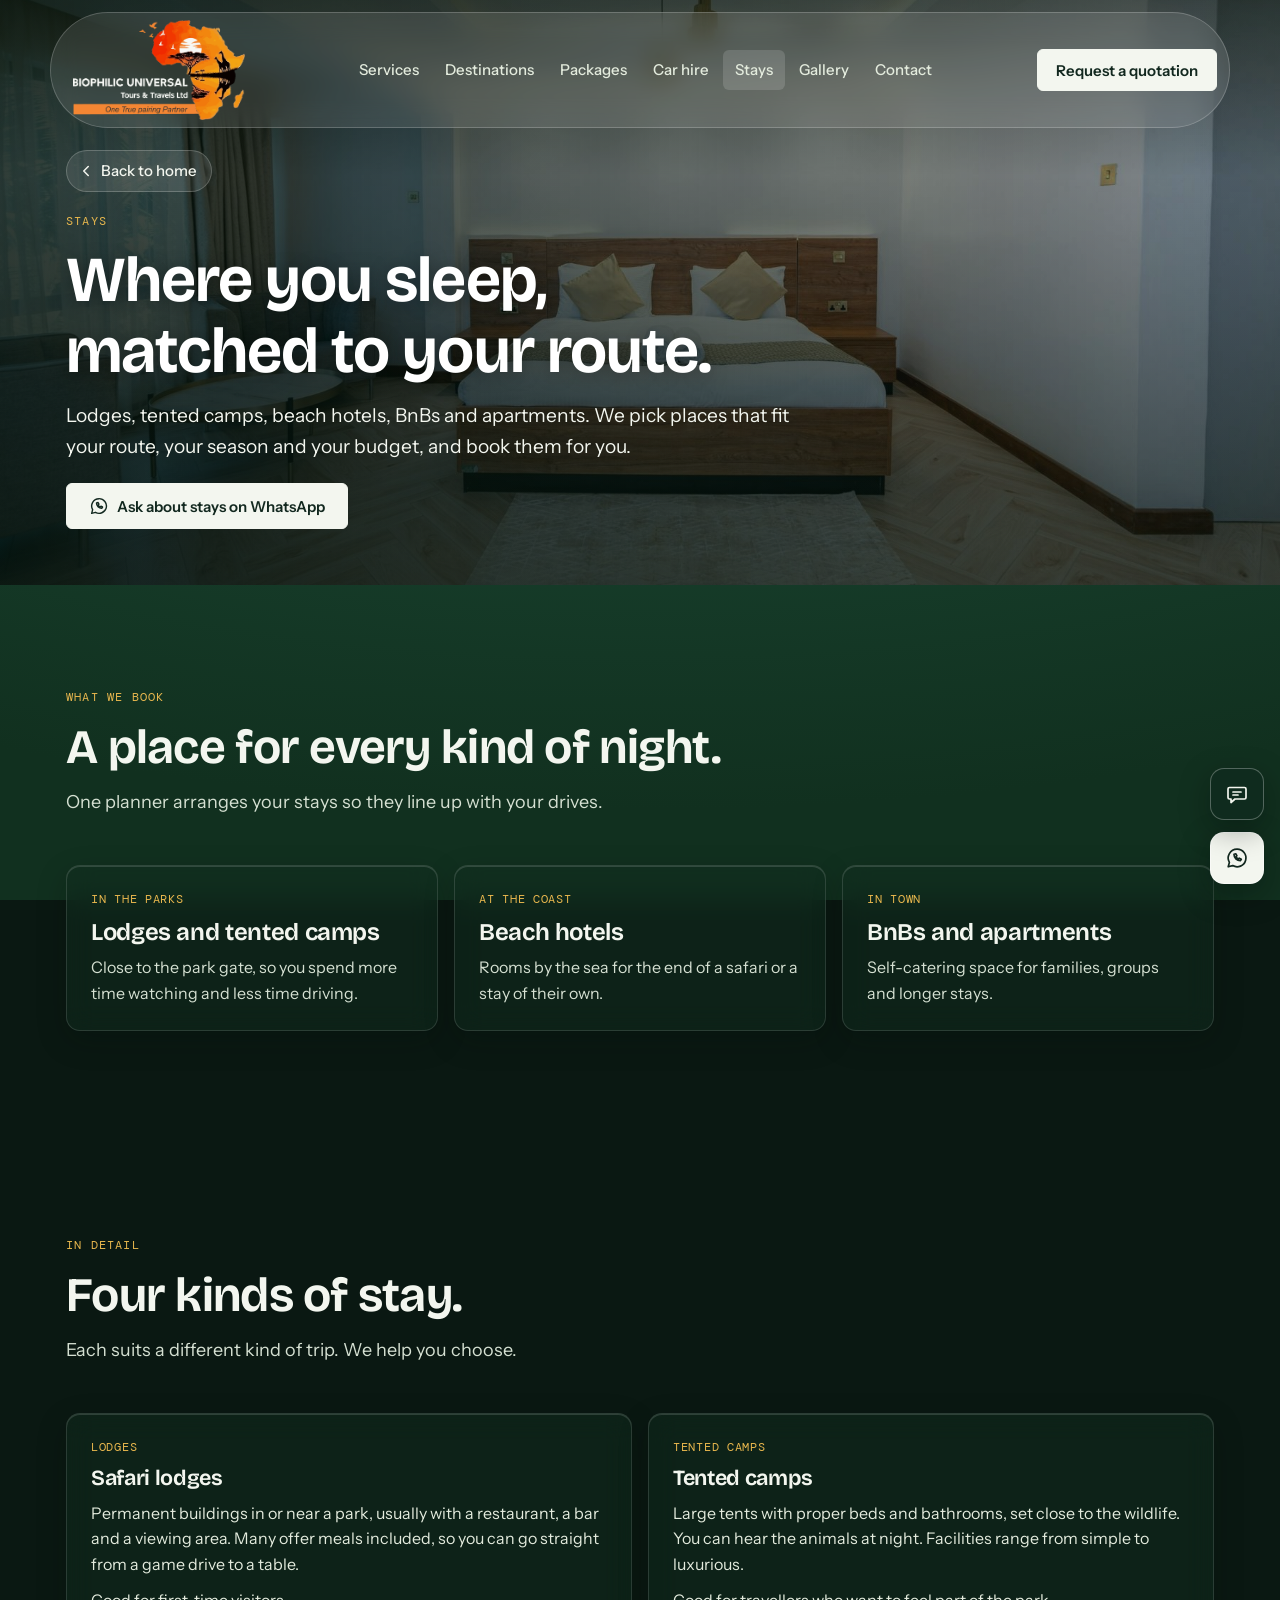
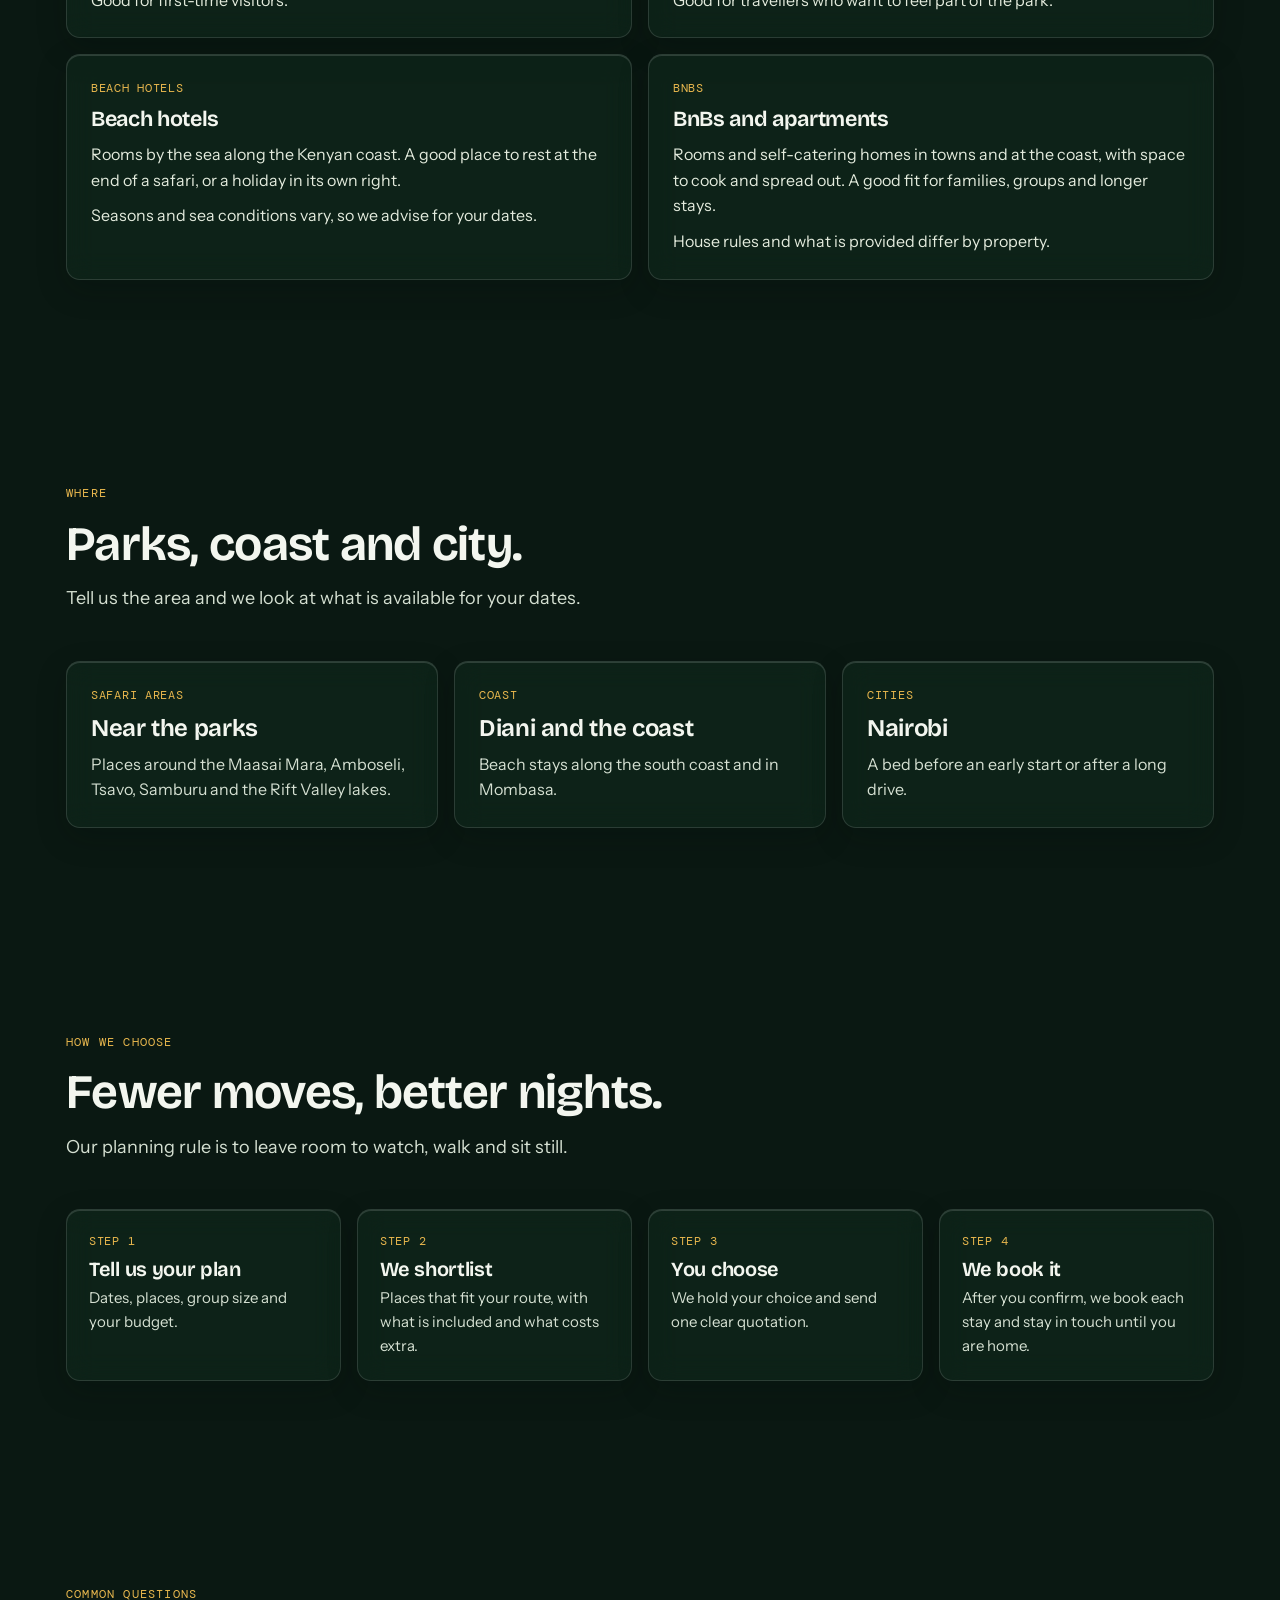
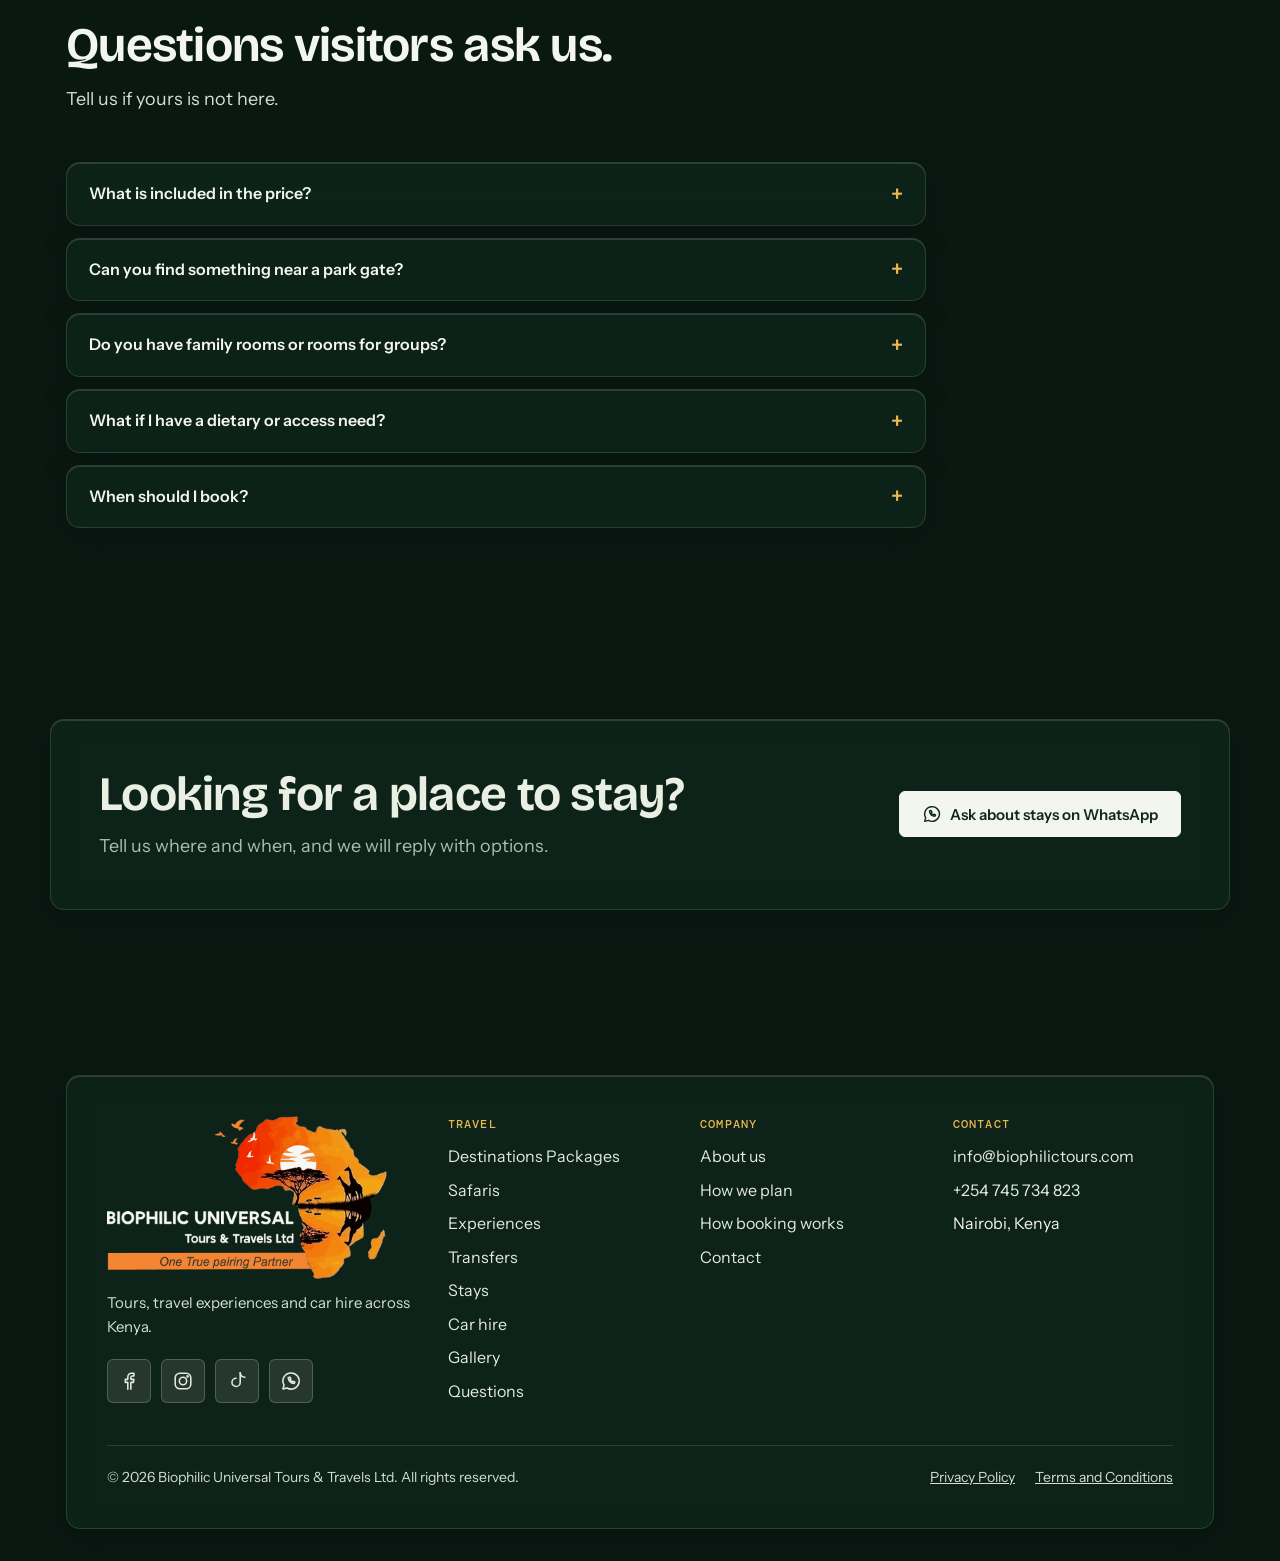
<file: stays.html>
<!doctype html>
<html lang="en">
<head>
<meta charset="utf-8">
<meta name="viewport" content="width=device-width, initial-scale=1">
<title>Stays | Biophilic Universal Tours & Travels</title>
<meta name="description" content="Lodges, tented camps, beach hotels, BnBs and apartments in Kenya, matched to your route by Biophilic Universal Tours & Travels Ltd.">
<link rel="canonical" href="https://trademark254.github.io/Biophilic-Universal-Tours-Travel/stays.html">
<meta property="og:type" content="website">
<meta property="og:site_name" content="Biophilic Universal Tours &amp; Travels Ltd">
<meta property="og:title" content="Stays | Biophilic Universal Tours &amp; Travels">
<meta property="og:description" content="Lodges, tented camps, beach hotels, BnBs and apartments in Kenya, matched to your route by Biophilic Universal Tours & Travels Ltd.">
<meta property="og:url" content="https://trademark254.github.io/Biophilic-Universal-Tours-Travel/stays.html">
<meta property="og:image" content="https://trademark254.github.io/Biophilic-Universal-Tours-Travel/og-image.jpg">
<meta name="twitter:card" content="summary_large_image">
<link rel="icon" href="favicon-32.png" sizes="32x32" type="image/png">
<link rel="icon" href="icon-192.png" sizes="192x192" type="image/png">
<link rel="icon" href="favicon.ico" sizes="any">
<link rel="apple-touch-icon" href="apple-touch-icon.png">
<link rel="preconnect" href="https://fonts.googleapis.com">
<link rel="preconnect" href="https://fonts.gstatic.com" crossorigin>
<link rel="stylesheet" href="https://fonts.googleapis.com/css2?family=Bricolage+Grotesque:opsz,wght@12..96,400..800&family=DM+Mono:wght@400;500&family=Instrument+Sans:wght@400..700&display=swap" media="print" onload="this.media='all'">
<noscript><link rel="stylesheet" href="https://fonts.googleapis.com/css2?family=Bricolage+Grotesque:opsz,wght@12..96,400..800&family=DM+Mono:wght@400;500&family=Instrument+Sans:wght@400..700&display=swap"></noscript>
<link rel="preload" as="image" href="assets/hero-stays.jpg" fetchpriority="high">
<link rel="stylesheet" href="assets/styles.css?v=41">
</head>
<body class="glass sub bg-plain">
<div class="site-bd" aria-hidden="true"></div>
<header class="site" id="top">
  <div class="wrap">
    <a class="brand" href="index.html" aria-label="Biophilic Universal Tours and Travels, home">
      <img class="brand-logo" src="logo-full-dark.png" alt="Biophilic Universal Tours &amp; Travels Ltd" width="94" height="55">
    </a>
    <nav class="main" id="mainNav" aria-label="Main">
      <a href="index.html#services">Services</a>
      <a href="index.html#destinations">Destinations</a>
      <a href="packages.html">Packages</a>
      <a href="car-hire.html">Car hire</a>
      <a href="stays.html" aria-current="page">Stays</a>
      <a href="gallery.html">Gallery</a>
      <a href="index.html#contact">Contact</a>
      </nav>
    <div class="head-ctl">
    <a class="btn head-cta" href="index.html#contact">Request a quotation</a>
    <button class="icon-btn menu-btn" id="menuBtn" type="button" aria-label="Open menu" aria-expanded="false" aria-controls="mainNav">
      <svg class="ic-menu" viewBox="0 0 24 24" aria-hidden="true"><path d="M4 7h16M4 12h16M4 17h16"/></svg>
      <svg class="ic-close" viewBox="0 0 24 24" aria-hidden="true"><path d="M6 6l12 12M18 6 6 18"/></svg>
    </button>
    </div>
  </div>
</header>
<main>
<section class="page-hero">
  <img src="assets/hero-stays.jpg" alt="A bright bedroom with a wooden bed, gold cushions and armchairs" width="1800" height="1202" style="object-position:50% 62%" decoding="async" fetchpriority="high">
  <div class="wrap page-hero-in">
    <a class="back-pill" href="index.html"><svg viewBox="0 0 24 24" fill="none" stroke="currentColor" stroke-width="2" stroke-linecap="round" stroke-linejoin="round" aria-hidden="true"><path d="M15 6l-6 6 6 6"/></svg>Back to home</a>
    <span class="eyebrow">Stays</span>
    <h1>Where you sleep, matched to your route.</h1>
    <p class="lede">Lodges, tented camps, beach hotels, BnBs and apartments. We pick places that fit your route, your season and your budget, and book them for you.</p>
    <div class="actions"><a class="btn" data-wa-text="Hello Biophilic Universal, I would like help finding a place to stay." href="https://wa.me/254745734823" target="_blank" rel="noopener"><svg viewBox="0 0 24 24" aria-hidden="true"><path d="M12 3.200a8.800 8.800 0 0 0-7.600 13.200L3.200 20.800l4.500-1.200A8.800 8.800 0 1 0 12 3.200Z"/><path d="M9 8.300c0 3.500 2.800 6.400 6.300 6.400l1-1.500-2-1-.9.800c-1-.4-1.900-1.300-2.300-2.300l.8-.9-1-2Z"/></svg>Ask about stays on WhatsApp</a></div>
  </div>
</section>
<section class="block">
  <div class="wrap">
    <div class="sec-head">
      <span class="eyebrow">What we book</span>
      <h2>A place for every kind of night.</h2>
      <p class="lede">One planner arranges your stays so they line up with your drives.</p>
    </div>
    <div class="services">
      <div class="svc"><span class="mono">In the parks</span><h3>Lodges and tented camps</h3><p>Close to the park gate, so you spend more time watching and less time driving.</p></div>
      <div class="svc"><span class="mono">At the coast</span><h3>Beach hotels</h3><p>Rooms by the sea for the end of a safari or a stay of their own.</p></div>
      <div class="svc"><span class="mono">In town</span><h3>BnBs and apartments</h3><p>Self-catering space for families, groups and longer stays.</p></div>
    </div>
  </div>
</section>
<section class="block">
  <div class="wrap">
    <div class="sec-head">
      <span class="eyebrow">In detail</span>
      <h2>Four kinds of stay.</h2>
      <p class="lede">Each suits a different kind of trip. We help you choose.</p>
    </div>
    <div class="deep">
      <div><span class="mono">Lodges</span><h3>Safari lodges</h3><p>Permanent buildings in or near a park, usually with a restaurant, a bar and a viewing area. Many offer meals included, so you can go straight from a game drive to a table.</p><p>Good for first-time visitors.</p></div>
      <div><span class="mono">Tented camps</span><h3>Tented camps</h3><p>Large tents with proper beds and bathrooms, set close to the wildlife. You can hear the animals at night. Facilities range from simple to luxurious.</p><p>Good for travellers who want to feel part of the park.</p></div>
      <div><span class="mono">Beach hotels</span><h3>Beach hotels</h3><p>Rooms by the sea along the Kenyan coast. A good place to rest at the end of a safari, or a holiday in its own right.</p><p>Seasons and sea conditions vary, so we advise for your dates.</p></div>
      <div><span class="mono">BnBs</span><h3>BnBs and apartments</h3><p>Rooms and self-catering homes in towns and at the coast, with space to cook and spread out. A good fit for families, groups and longer stays.</p><p>House rules and what is provided differ by property.</p></div>
    </div>
  </div>
</section>
<section class="block">
  <div class="wrap">
    <div class="sec-head">
      <span class="eyebrow">Where</span>
      <h2>Parks, coast and city.</h2>
      <p class="lede">Tell us the area and we look at what is available for your dates.</p>
    </div>
    <div class="services">
      <div class="svc"><span class="mono">Safari areas</span><h3>Near the parks</h3><p>Places around the Maasai Mara, Amboseli, Tsavo, Samburu and the Rift Valley lakes.</p></div>
      <div class="svc"><span class="mono">Coast</span><h3>Diani and the coast</h3><p>Beach stays along the south coast and in Mombasa.</p></div>
      <div class="svc"><span class="mono">Cities</span><h3>Nairobi</h3><p>A bed before an early start or after a long drive.</p></div>
    </div>
  </div>
</section>
<section class="block">
  <div class="wrap">
    <div class="sec-head">
      <span class="eyebrow">How we choose</span>
      <h2>Fewer moves, better nights.</h2>
      <p class="lede">Our planning rule is to leave room to watch, walk and sit still.</p>
    </div>
    <div class="steps">
      <div class="step"><span class="mono">Step 1</span><h3>Tell us your plan</h3><p>Dates, places, group size and your budget.</p></div>
      <div class="step"><span class="mono">Step 2</span><h3>We shortlist</h3><p>Places that fit your route, with what is included and what costs extra.</p></div>
      <div class="step"><span class="mono">Step 3</span><h3>You choose</h3><p>We hold your choice and send one clear quotation.</p></div>
      <div class="step"><span class="mono">Step 4</span><h3>We book it</h3><p>After you confirm, we book each stay and stay in touch until you are home.</p></div>
    </div>
  </div>
</section>
<section class="block">
  <div class="wrap">
    <div class="sec-head">
      <span class="eyebrow">Common questions</span>
      <h2>Questions visitors ask us.</h2>
      <p class="lede">Tell us if yours is not here.</p>
    </div>
    <div class="faq">
      <details><summary>What is included in the price?</summary><p>This differs by place. Many safari lodges include meals, while a BnB may include only the room. Your quotation says what is included and what costs extra.</p></details>
      <details><summary>Can you find something near a park gate?</summary><p>Yes. Staying close to the gate saves driving time and lets you start your game drive early. Tell us which park you plan to visit.</p></details>
      <details><summary>Do you have family rooms or rooms for groups?</summary><p>Many places do. Tell us how many adults and children you are, and we match the rooms.</p></details>
      <details><summary>What if I have a dietary or access need?</summary><p>Tell us when you ask. We check with the place before you confirm.</p></details>
      <details><summary>When should I book?</summary><p>As early as you can, especially for June to October and for school holidays, when popular places fill up.</p></details>
    </div>
  </div>
</section>
<section class="block band cta">
  <div class="wrap cta-in">
    <div class="cta-text">
      <h2>Looking for a place to stay?</h2>
      <p class="lede">Tell us where and when, and we will reply with options.</p>
    </div>
    <div class="actions">
      <a class="btn" data-wa-text="Hello Biophilic Universal, I would like help finding a place to stay." href="https://wa.me/254745734823" target="_blank" rel="noopener"><svg viewBox="0 0 24 24" aria-hidden="true"><path d="M12 3.200a8.800 8.800 0 0 0-7.600 13.200L3.200 20.800l4.500-1.200A8.800 8.800 0 1 0 12 3.200Z"/><path d="M9 8.300c0 3.500 2.800 6.400 6.300 6.400l1-1.500-2-1-.9.800c-1-.4-1.900-1.300-2.300-2.300l.8-.9-1-2Z"/></svg>Ask about stays on WhatsApp</a>
    </div>
  </div>
</section>
</main>

<footer class="site">
  <div class="wrap">
   <div class="panel">
    <div class="foot">
      <div>
        <a href="index.html" aria-label="Biophilic Universal Tours and Travels, back to top">
          <img class="foot-logo logo-light" src="logo-full-light.png" alt="" width="200" height="182">
          <img class="foot-logo logo-dark" src="logo-full-dark.png" alt="Biophilic Universal Tours and Travels logo" width="200" height="182">
        </a>
        <p>Tours, travel experiences and car hire across Kenya.</p>
        <ul class="social" id="socials" aria-label="Our social media"></ul>
      </div>
      <div><h4>Travel</h4><ul><li><a href="index.html#destinations">Destinations</a>
      <a href="packages.html">Packages</a></li><li><a href="safaris.html">Safaris</a></li><li><a href="experiences.html">Experiences</a></li><li><a href="transfers.html">Transfers</a></li><li><a href="stays.html">Stays</a></li><li><a href="car-hire.html">Car hire</a></li><li><a href="gallery.html">Gallery</a></li><li><a href="faq.html">Questions</a></li></ul></div>
      <div><h4>Company</h4><ul><li><a href="about.html">About us</a></li><li><a href="index.html#approach">How we plan</a></li><li><a href="index.html#process">How booking works</a></li><li><a href="index.html#contact">Contact</a></li></ul></div>
      <div><h4>Contact</h4><ul><li data-contact="email">info@biophilictours.com</li><li data-contact="phone">+254 745 734 823</li><li data-contact="address">Nairobi, Kenya</li></ul></div>
    </div>
    <div class="legal">
      <span>© 2026 Biophilic Universal Tours &amp; Travels Ltd. All rights reserved.</span>
      <nav aria-label="Legal"><a href="privacy.html">Privacy Policy</a><a href="terms.html">Terms and Conditions</a></nav>
    </div>
   </div>
  </div>
</footer>

<script src="assets/common.js?v=10"></script>
<script src="assets/bot.js?v=5"></script>
<script src="assets/menu.js"></script>
</body>
</html>
</file>
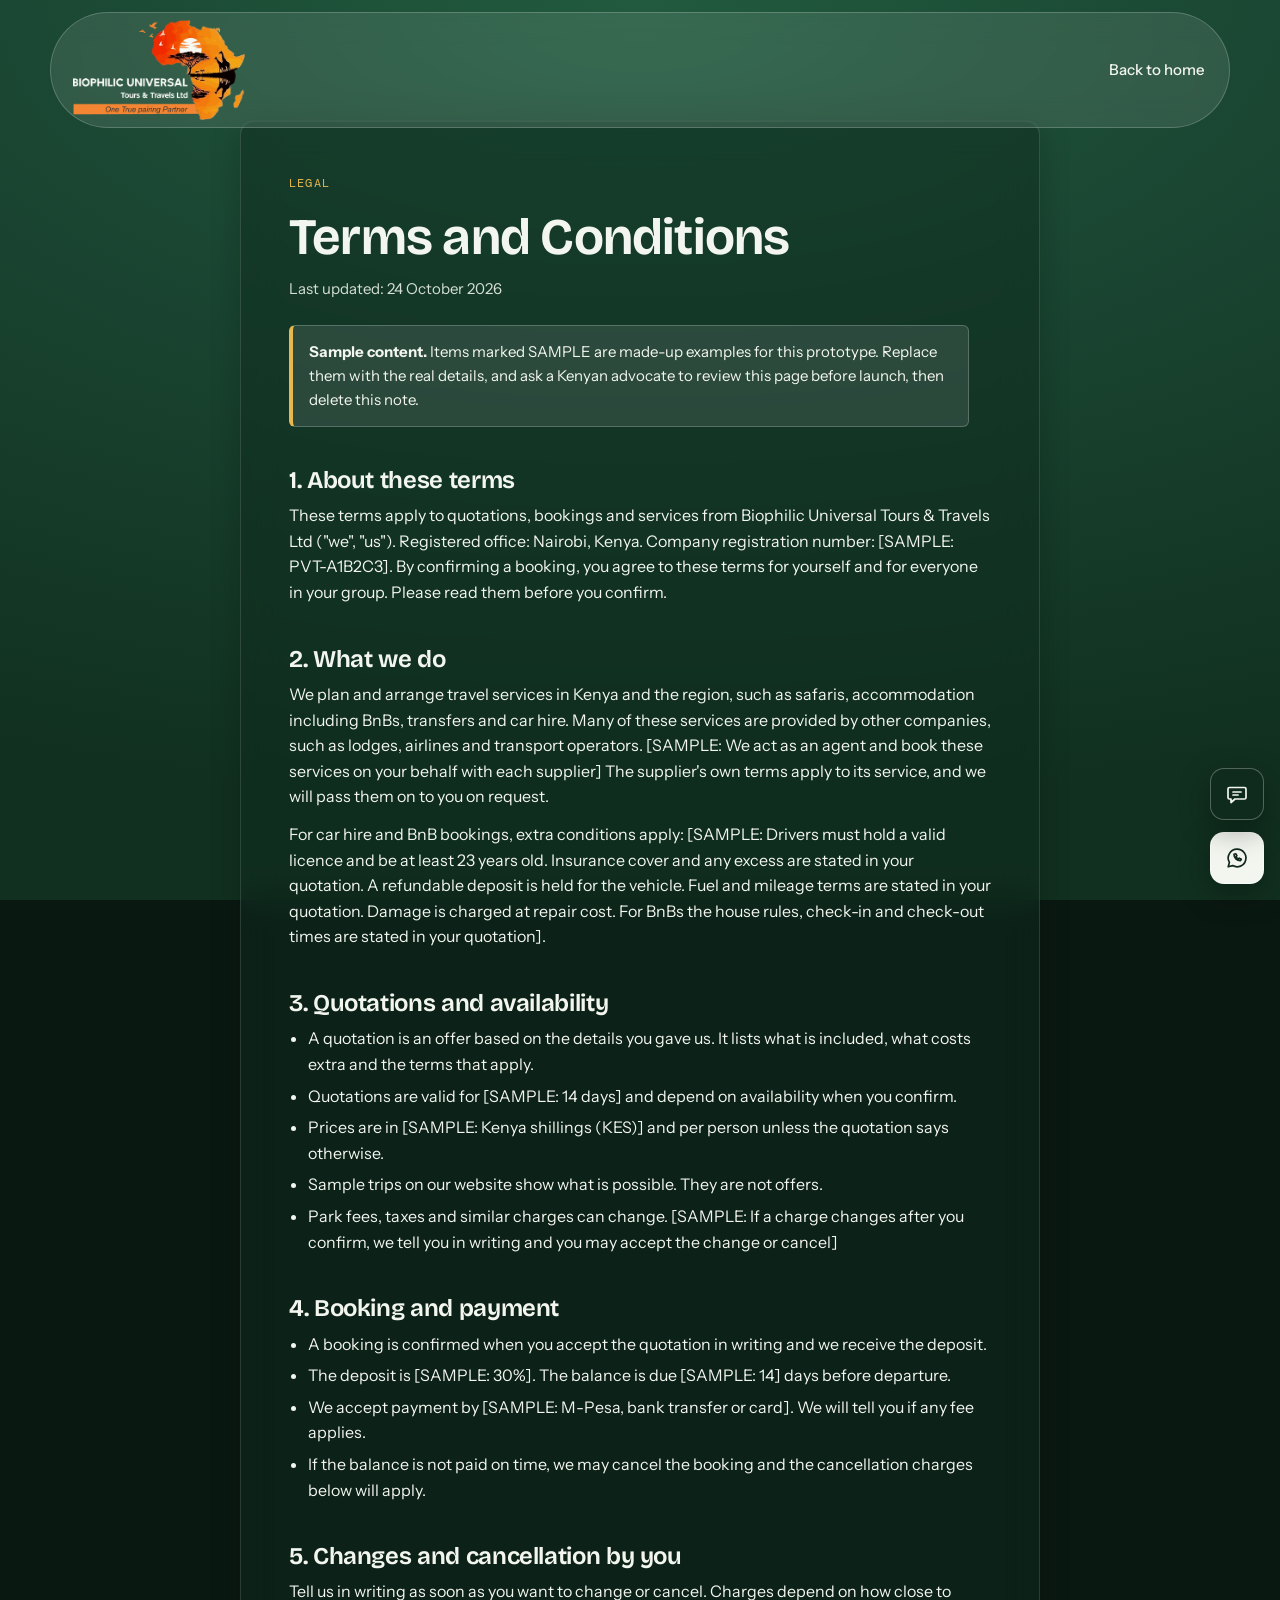
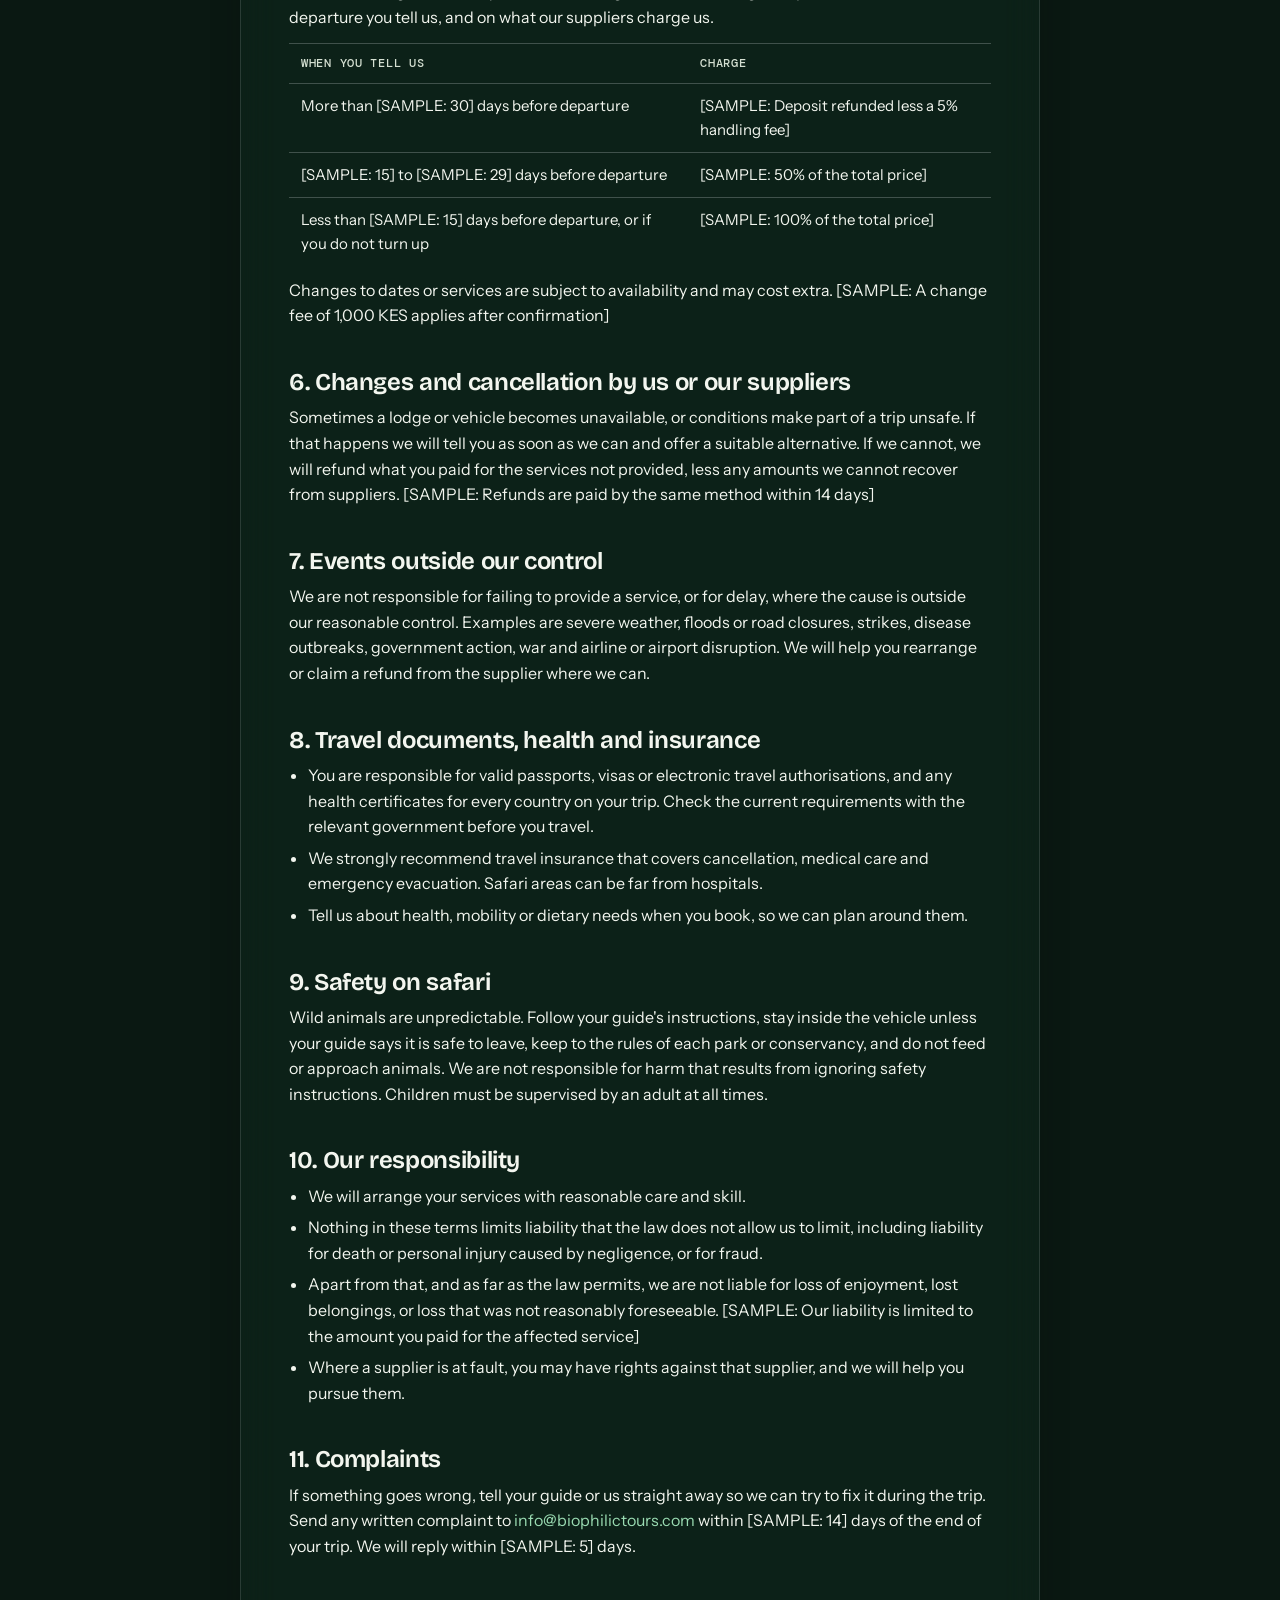
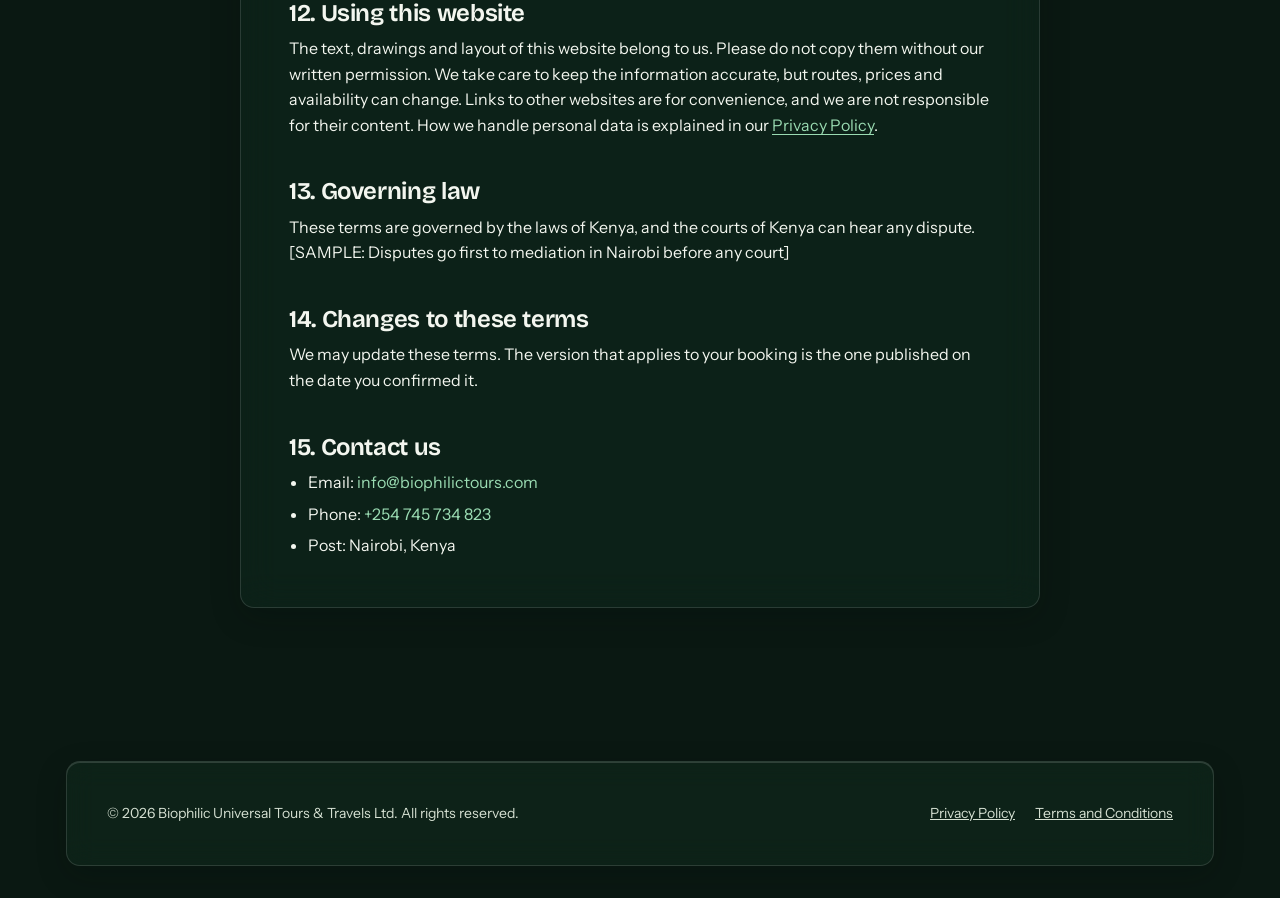
<file: terms.html>
<!doctype html>
<html lang="en">
<head>
<meta charset="utf-8">
<meta name="viewport" content="width=device-width, initial-scale=1">
<title>Terms and Conditions | Biophilic Universal Tours & Travels</title>
<meta name="description" content="Terms and conditions for quotations and bookings with Biophilic Universal Tours & Travels Ltd.">
<link rel="canonical" href="https://trademark254.github.io/Biophilic-Universal-Tours-Travel/terms.html">
<meta property="og:type" content="website">
<meta property="og:site_name" content="Biophilic Universal Tours &amp; Travels Ltd">
<meta property="og:title" content="Terms and Conditions | Biophilic Universal Tours & Travels">
<meta property="og:description" content="Terms and conditions for quotations and bookings with Biophilic Universal Tours & Travels Ltd.">
<meta property="og:url" content="https://trademark254.github.io/Biophilic-Universal-Tours-Travel/terms.html">
<meta property="og:image" content="https://trademark254.github.io/Biophilic-Universal-Tours-Travel/og-image.jpg">
<meta name="twitter:card" content="summary_large_image">
<link rel="icon" href="favicon-32.png" sizes="32x32" type="image/png">
<link rel="icon" href="icon-192.png" sizes="192x192" type="image/png">
<link rel="icon" href="favicon.ico" sizes="any">
<link rel="apple-touch-icon" href="apple-touch-icon.png">
<link rel="preconnect" href="https://fonts.googleapis.com">
<link rel="preconnect" href="https://fonts.gstatic.com" crossorigin>
<link rel="stylesheet" href="https://fonts.googleapis.com/css2?family=Bricolage+Grotesque:opsz,wght@12..96,400..800&family=DM+Mono:wght@400;500&family=Instrument+Sans:wght@400..700&display=swap">
<link rel="stylesheet" href="assets/styles.css?v=41">
</head>
<body class="glass bg-plain">
<div class="site-bd" aria-hidden="true"><img src="assets/hero-poster.jpg" alt="" width="1920" height="1080" decoding="async"></div>
<header class="site">
  <div class="wrap">
    <a class="brand" href="index.html" aria-label="Biophilic Universal Tours and Travels, home">
      <img class="brand-logo" src="logo-full-dark.png" alt="Biophilic Universal Tours &amp; Travels Ltd" width="94" height="55">
    </a>
    <a class="back-link" href="index.html">Back to home</a>
  </div>
</header>

<main class="doc">
  <div class="wrap">
    <span class="eyebrow">Legal</span>
    <h1>Terms and Conditions</h1>
    <p class="stamp">Last updated: 24 October 2026</p>
    <p class="draft-note" id="draftNote"><b>Sample content.</b> Items marked SAMPLE are made-up examples for this prototype. Replace them with the real details, and ask a Kenyan advocate to review this page before launch, then delete this note.</p>

    <h2>1. About these terms</h2>
    <p>These terms apply to quotations, bookings and services from Biophilic Universal Tours &amp; Travels Ltd ("we", "us"). Registered office: Nairobi, Kenya. Company registration number: <span class="sample">[SAMPLE: PVT-A1B2C3]</span>. By confirming a booking, you agree to these terms for yourself and for everyone in your group. Please read them before you confirm.</p>

    <h2>2. What we do</h2>
    <p>We plan and arrange travel services in Kenya and the region, such as safaris, accommodation including BnBs, transfers and car hire. Many of these services are provided by other companies, such as lodges, airlines and transport operators. <span class="sample">[SAMPLE: We act as an agent and book these services on your behalf with each supplier]</span> The supplier's own terms apply to its service, and we will pass them on to you on request.</p>
    <p>For car hire and BnB bookings, extra conditions apply: <span class="sample">[SAMPLE: Drivers must hold a valid licence and be at least 23 years old. Insurance cover and any excess are stated in your quotation. A refundable deposit is held for the vehicle. Fuel and mileage terms are stated in your quotation. Damage is charged at repair cost. For BnBs the house rules, check-in and check-out times are stated in your quotation]</span>.</p>

    <h2>3. Quotations and availability</h2>
    <ul>
      <li>A quotation is an offer based on the details you gave us. It lists what is included, what costs extra and the terms that apply.</li>
      <li>Quotations are valid for <span class="sample">[SAMPLE: 14 days]</span> and depend on availability when you confirm.</li>
      <li>Prices are in <span class="sample">[SAMPLE: Kenya shillings (KES)]</span> and per person unless the quotation says otherwise.</li>
      <li>Sample trips on our website show what is possible. They are not offers.</li>
      <li>Park fees, taxes and similar charges can change. <span class="sample">[SAMPLE: If a charge changes after you confirm, we tell you in writing and you may accept the change or cancel]</span></li>
    </ul>

    <h2>4. Booking and payment</h2>
    <ul>
      <li>A booking is confirmed when you accept the quotation in writing and we receive the deposit.</li>
      <li>The deposit is <span class="sample">[SAMPLE: 30%]</span>. The balance is due <span class="sample">[SAMPLE: 14]</span> days before departure.</li>
      <li>We accept payment by <span class="sample">[SAMPLE: M-Pesa, bank transfer or card]</span>. We will tell you if any fee applies.</li>
      <li>If the balance is not paid on time, we may cancel the booking and the cancellation charges below will apply.</li>
    </ul>

    <h2>5. Changes and cancellation by you</h2>
    <p>Tell us in writing as soon as you want to change or cancel. Charges depend on how close to departure you tell us, and on what our suppliers charge us.</p>
    <div class="scroll">
      <table>
        <thead><tr><th>When you tell us</th><th>Charge</th></tr></thead>
        <tbody>
          <tr><td>More than <span class="sample">[SAMPLE: 30]</span> days before departure</td><td><span class="sample">[SAMPLE: Deposit refunded less a 5% handling fee]</span></td></tr>
          <tr><td><span class="sample">[SAMPLE: 15]</span> to <span class="sample">[SAMPLE: 29]</span> days before departure</td><td><span class="sample">[SAMPLE: 50% of the total price]</span></td></tr>
          <tr><td>Less than <span class="sample">[SAMPLE: 15]</span> days before departure, or if you do not turn up</td><td><span class="sample">[SAMPLE: 100% of the total price]</span></td></tr>
        </tbody>
      </table>
    </div>
    <p>Changes to dates or services are subject to availability and may cost extra. <span class="sample">[SAMPLE: A change fee of 1,000 KES applies after confirmation]</span></p>

    <h2>6. Changes and cancellation by us or our suppliers</h2>
    <p>Sometimes a lodge or vehicle becomes unavailable, or conditions make part of a trip unsafe. If that happens we will tell you as soon as we can and offer a suitable alternative. If we cannot, we will refund what you paid for the services not provided, less any amounts we cannot recover from suppliers. <span class="sample">[SAMPLE: Refunds are paid by the same method within 14 days]</span></p>

    <h2>7. Events outside our control</h2>
    <p>We are not responsible for failing to provide a service, or for delay, where the cause is outside our reasonable control. Examples are severe weather, floods or road closures, strikes, disease outbreaks, government action, war and airline or airport disruption. We will help you rearrange or claim a refund from the supplier where we can.</p>

    <h2>8. Travel documents, health and insurance</h2>
    <ul>
      <li>You are responsible for valid passports, visas or electronic travel authorisations, and any health certificates for every country on your trip. Check the current requirements with the relevant government before you travel.</li>
      <li>We strongly recommend travel insurance that covers cancellation, medical care and emergency evacuation. Safari areas can be far from hospitals.</li>
      <li>Tell us about health, mobility or dietary needs when you book, so we can plan around them.</li>
    </ul>

    <h2>9. Safety on safari</h2>
    <p>Wild animals are unpredictable. Follow your guide's instructions, stay inside the vehicle unless your guide says it is safe to leave, keep to the rules of each park or conservancy, and do not feed or approach animals. We are not responsible for harm that results from ignoring safety instructions. Children must be supervised by an adult at all times.</p>

    <h2>10. Our responsibility</h2>
    <ul>
      <li>We will arrange your services with reasonable care and skill.</li>
      <li>Nothing in these terms limits liability that the law does not allow us to limit, including liability for death or personal injury caused by negligence, or for fraud.</li>
      <li>Apart from that, and as far as the law permits, we are not liable for loss of enjoyment, lost belongings, or loss that was not reasonably foreseeable. <span class="sample">[SAMPLE: Our liability is limited to the amount you paid for the affected service]</span></li>
      <li>Where a supplier is at fault, you may have rights against that supplier, and we will help you pursue them.</li>
    </ul>

    <h2>11. Complaints</h2>
    <p>If something goes wrong, tell your guide or us straight away so we can try to fix it during the trip. Send any written complaint to <span data-contact="email">info@biophilictours.com</span> within <span class="sample">[SAMPLE: 14]</span> days of the end of your trip. We will reply within <span class="sample">[SAMPLE: 5]</span> days.</p>

    <h2>12. Using this website</h2>
    <p>The text, drawings and layout of this website belong to us. Please do not copy them without our written permission. We take care to keep the information accurate, but routes, prices and availability can change. Links to other websites are for convenience, and we are not responsible for their content. How we handle personal data is explained in our <a href="privacy.html">Privacy Policy</a>.</p>

    <h2>13. Governing law</h2>
    <p>These terms are governed by the laws of Kenya, and the courts of Kenya can hear any dispute. <span class="sample">[SAMPLE: Disputes go first to mediation in Nairobi before any court]</span></p>

    <h2>14. Changes to these terms</h2>
    <p>We may update these terms. The version that applies to your booking is the one published on the date you confirmed it.</p>

    <h2>15. Contact us</h2>
    <ul>
      <li>Email: <span data-contact="email">info@biophilictours.com</span></li>
      <li>Phone: <span data-contact="phone">+254 745 734 823</span></li>
      <li>Post: <span data-contact="address">Nairobi, Kenya</span></li>
    </ul>
  </div>
</main>

<footer class="site">
  <div class="wrap">
   <div class="panel">
    <div class="legal" style="margin-top:0;border-top:0;padding-top:0">
      <span>© 2026 Biophilic Universal Tours &amp; Travels Ltd. All rights reserved.</span>
      <nav aria-label="Legal"><a href="privacy.html">Privacy Policy</a><a href="terms.html">Terms and Conditions</a></nav>
    </div>
   </div>
  </div>
</footer>
<script src="assets/common.js?v=10"></script>
<script src="assets/bot.js"></script>
</body>
</html>
</file>
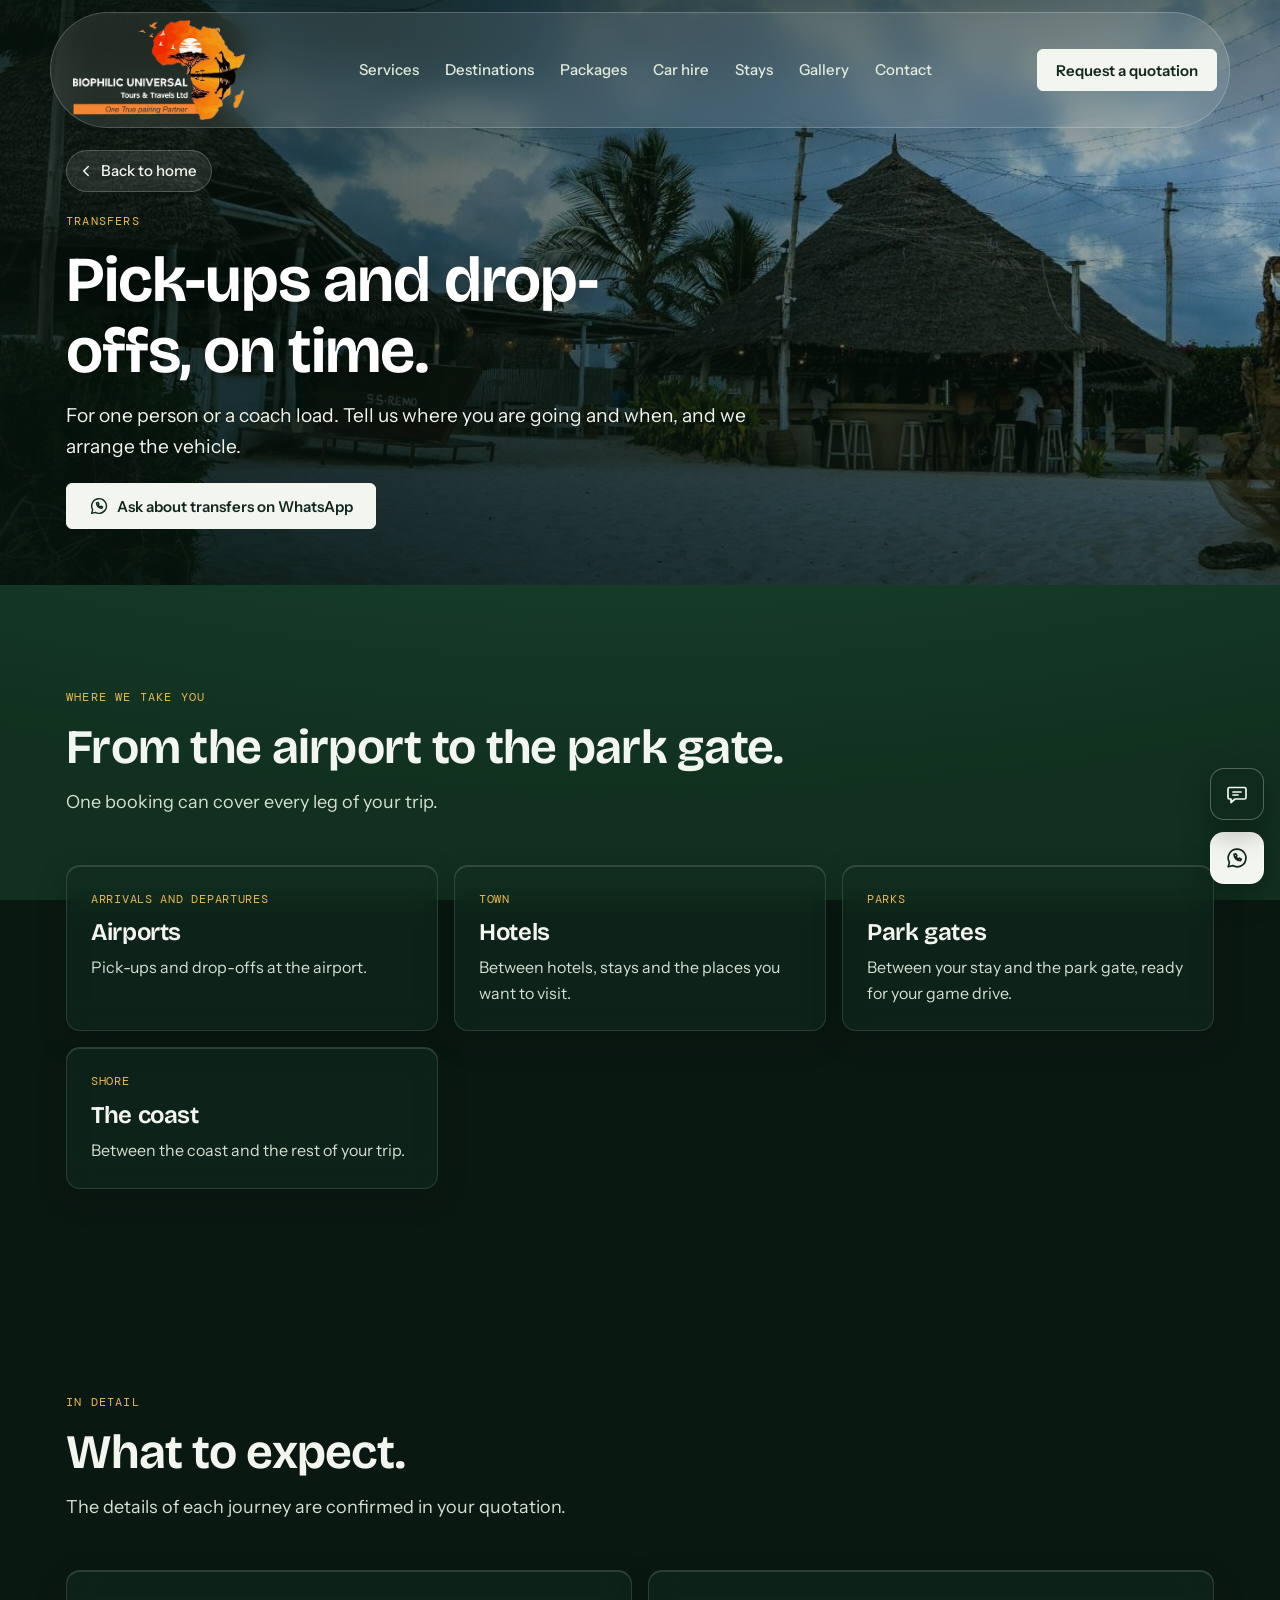
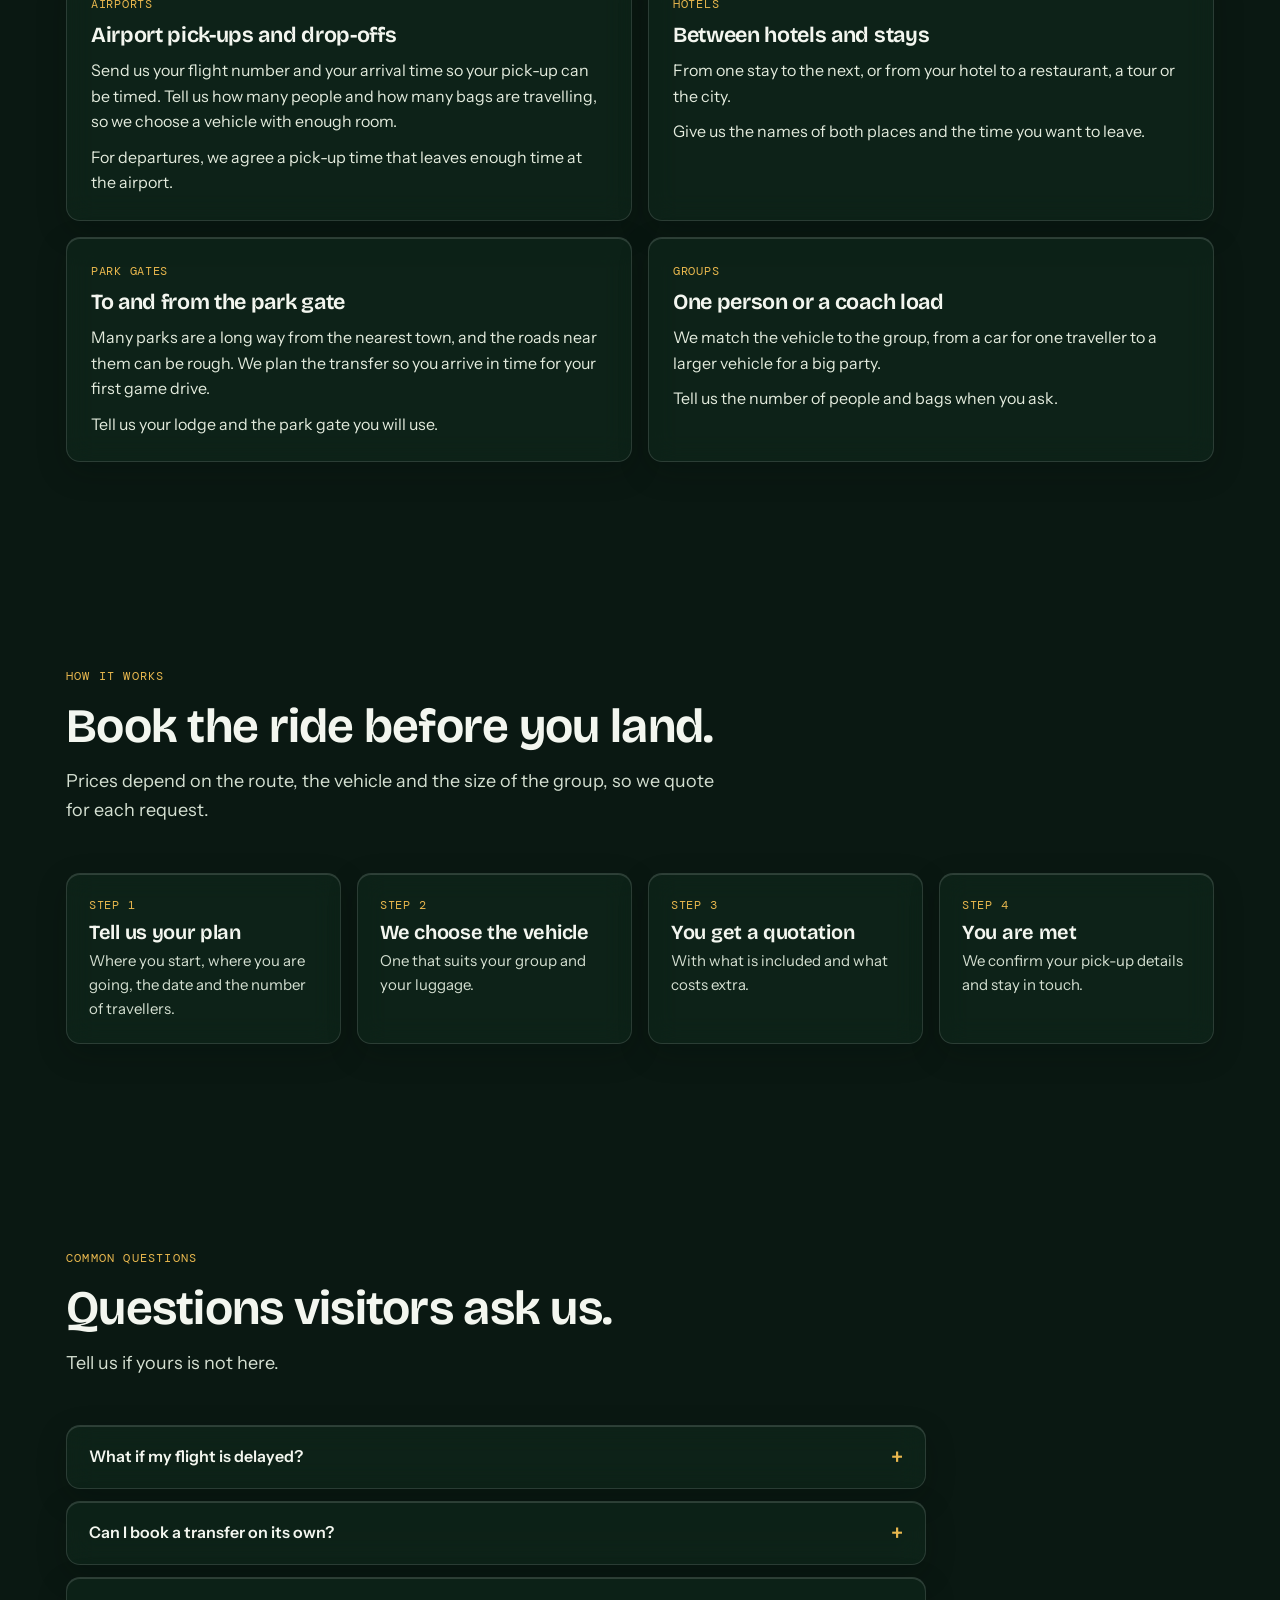
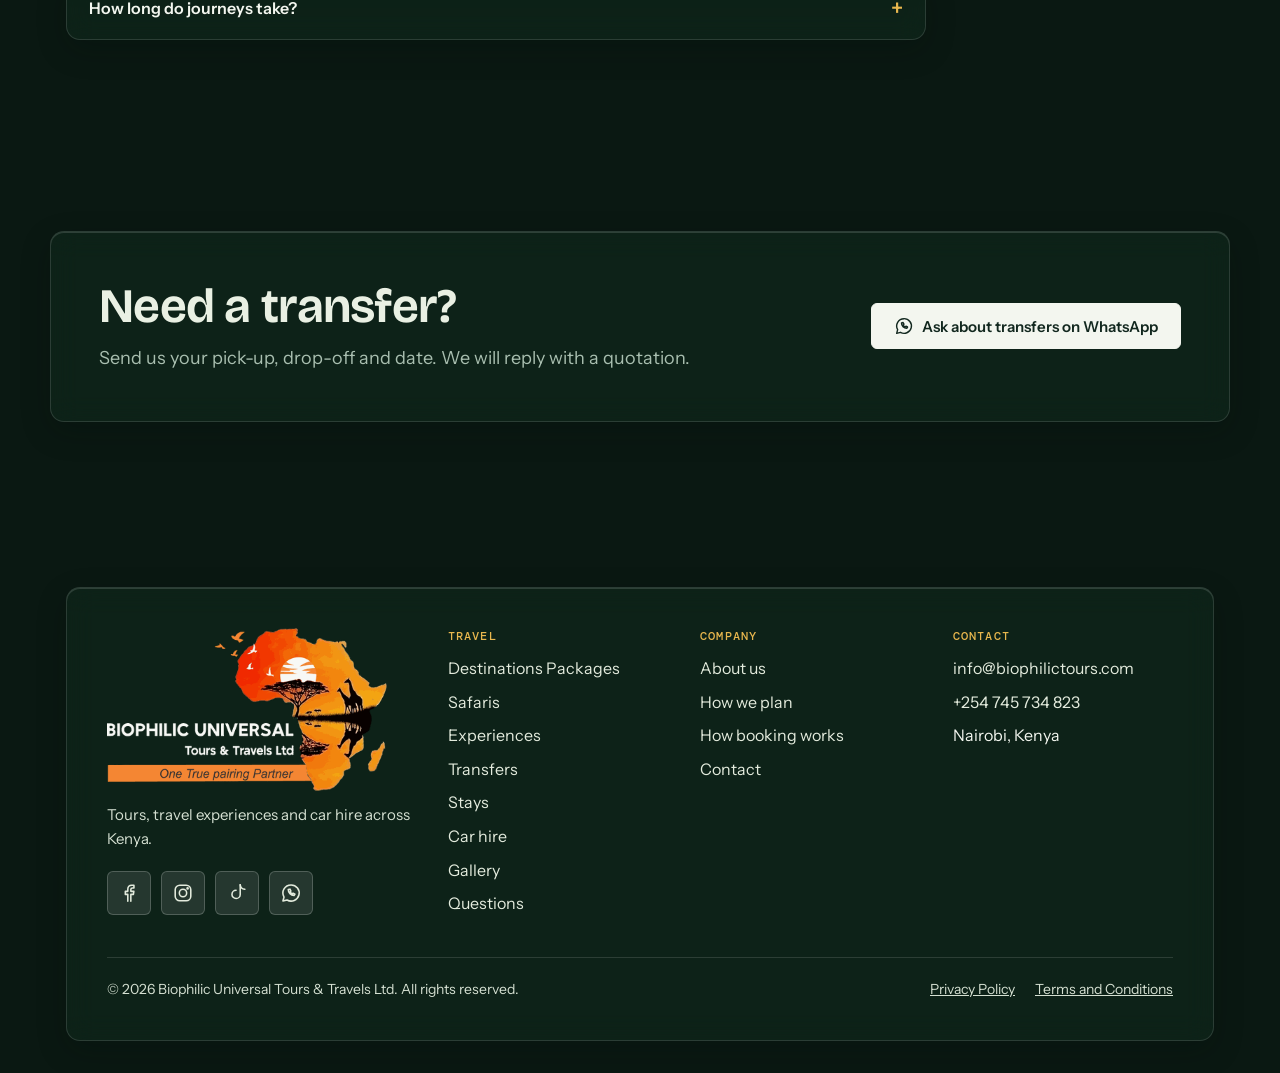
<file: transfers.html>
<!doctype html>
<html lang="en">
<head>
<meta charset="utf-8">
<meta name="viewport" content="width=device-width, initial-scale=1">
<title>Transfers | Biophilic Universal Tours & Travels</title>
<meta name="description" content="Airport, hotel, park gate and coast transfers in Kenya for one person or a coach load, from Biophilic Universal Tours & Travels Ltd.">
<link rel="canonical" href="https://trademark254.github.io/Biophilic-Universal-Tours-Travel/transfers.html">
<meta property="og:type" content="website">
<meta property="og:site_name" content="Biophilic Universal Tours &amp; Travels Ltd">
<meta property="og:title" content="Transfers | Biophilic Universal Tours &amp; Travels">
<meta property="og:description" content="Airport, hotel, park gate and coast transfers in Kenya for one person or a coach load, from Biophilic Universal Tours & Travels Ltd.">
<meta property="og:url" content="https://trademark254.github.io/Biophilic-Universal-Tours-Travel/transfers.html">
<meta property="og:image" content="https://trademark254.github.io/Biophilic-Universal-Tours-Travel/og-image.jpg">
<meta name="twitter:card" content="summary_large_image">
<link rel="icon" href="favicon-32.png" sizes="32x32" type="image/png">
<link rel="icon" href="icon-192.png" sizes="192x192" type="image/png">
<link rel="icon" href="favicon.ico" sizes="any">
<link rel="apple-touch-icon" href="apple-touch-icon.png">
<link rel="preconnect" href="https://fonts.googleapis.com">
<link rel="preconnect" href="https://fonts.gstatic.com" crossorigin>
<link rel="stylesheet" href="https://fonts.googleapis.com/css2?family=Bricolage+Grotesque:opsz,wght@12..96,400..800&family=DM+Mono:wght@400;500&family=Instrument+Sans:wght@400..700&display=swap" media="print" onload="this.media='all'">
<noscript><link rel="stylesheet" href="https://fonts.googleapis.com/css2?family=Bricolage+Grotesque:opsz,wght@12..96,400..800&family=DM+Mono:wght@400;500&family=Instrument+Sans:wght@400..700&display=swap"></noscript>
<link rel="preload" as="image" href="assets/hero-transfers.jpg" fetchpriority="high">
<link rel="stylesheet" href="assets/styles.css?v=41">
</head>
<body class="glass sub bg-plain">
<div class="site-bd" aria-hidden="true"></div>
<header class="site" id="top">
  <div class="wrap">
    <a class="brand" href="index.html" aria-label="Biophilic Universal Tours and Travels, home">
      <img class="brand-logo" src="logo-full-dark.png" alt="Biophilic Universal Tours &amp; Travels Ltd" width="94" height="55">
    </a>
    <nav class="main" id="mainNav" aria-label="Main">
      <a href="index.html#services">Services</a>
      <a href="index.html#destinations">Destinations</a>
      <a href="packages.html">Packages</a>
      <a href="car-hire.html">Car hire</a>
      <a href="stays.html">Stays</a>
      <a href="gallery.html">Gallery</a>
      <a href="index.html#contact">Contact</a>
      </nav>
    <div class="head-ctl">
    <a class="btn head-cta" href="index.html#contact">Request a quotation</a>
    <button class="icon-btn menu-btn" id="menuBtn" type="button" aria-label="Open menu" aria-expanded="false" aria-controls="mainNav">
      <svg class="ic-menu" viewBox="0 0 24 24" aria-hidden="true"><path d="M4 7h16M4 12h16M4 17h16"/></svg>
      <svg class="ic-close" viewBox="0 0 24 24" aria-hidden="true"><path d="M6 6l12 12M18 6 6 18"/></svg>
    </button>
    </div>
  </div>
</header>
<main>
<section class="page-hero">
  <img src="assets/hero-transfers.jpg" alt="A thatched beach bar on white sand at dusk" width="1450" height="1000" style="object-position:50% 50%" decoding="async" fetchpriority="high">
  <div class="wrap page-hero-in">
    <a class="back-pill" href="index.html"><svg viewBox="0 0 24 24" fill="none" stroke="currentColor" stroke-width="2" stroke-linecap="round" stroke-linejoin="round" aria-hidden="true"><path d="M15 6l-6 6 6 6"/></svg>Back to home</a>
    <span class="eyebrow">Transfers</span>
    <h1>Pick-ups and drop-offs, on time.</h1>
    <p class="lede">For one person or a coach load. Tell us where you are going and when, and we arrange the vehicle.</p>
    <div class="actions"><a class="btn" data-wa-text="Hello Biophilic Universal, I would like to book a transfer." href="https://wa.me/254745734823" target="_blank" rel="noopener"><svg viewBox="0 0 24 24" aria-hidden="true"><path d="M12 3.200a8.800 8.800 0 0 0-7.600 13.200L3.200 20.800l4.500-1.200A8.800 8.800 0 1 0 12 3.200Z"/><path d="M9 8.300c0 3.500 2.800 6.400 6.300 6.400l1-1.500-2-1-.9.800c-1-.4-1.900-1.300-2.300-2.300l.8-.9-1-2Z"/></svg>Ask about transfers on WhatsApp</a></div>
  </div>
</section>
<section class="block">
  <div class="wrap">
    <div class="sec-head">
      <span class="eyebrow">Where we take you</span>
      <h2>From the airport to the park gate.</h2>
      <p class="lede">One booking can cover every leg of your trip.</p>
    </div>
    <div class="services">
      <div class="svc"><span class="mono">Arrivals and departures</span><h3>Airports</h3><p>Pick-ups and drop-offs at the airport.</p></div>
      <div class="svc"><span class="mono">Town</span><h3>Hotels</h3><p>Between hotels, stays and the places you want to visit.</p></div>
      <div class="svc"><span class="mono">Parks</span><h3>Park gates</h3><p>Between your stay and the park gate, ready for your game drive.</p></div>
      <div class="svc"><span class="mono">Shore</span><h3>The coast</h3><p>Between the coast and the rest of your trip.</p></div>
    </div>
  </div>
</section>
<section class="block">
  <div class="wrap">
    <div class="sec-head">
      <span class="eyebrow">In detail</span>
      <h2>What to expect.</h2>
      <p class="lede">The details of each journey are confirmed in your quotation.</p>
    </div>
    <div class="deep">
      <div><span class="mono">Airports</span><h3>Airport pick-ups and drop-offs</h3><p>Send us your flight number and your arrival time so your pick-up can be timed. Tell us how many people and how many bags are travelling, so we choose a vehicle with enough room.</p><p>For departures, we agree a pick-up time that leaves enough time at the airport.</p></div>
      <div><span class="mono">Hotels</span><h3>Between hotels and stays</h3><p>From one stay to the next, or from your hotel to a restaurant, a tour or the city.</p><p>Give us the names of both places and the time you want to leave.</p></div>
      <div><span class="mono">Park gates</span><h3>To and from the park gate</h3><p>Many parks are a long way from the nearest town, and the roads near them can be rough. We plan the transfer so you arrive in time for your first game drive.</p><p>Tell us your lodge and the park gate you will use.</p></div>
      <div><span class="mono">Groups</span><h3>One person or a coach load</h3><p>We match the vehicle to the group, from a car for one traveller to a larger vehicle for a big party.</p><p>Tell us the number of people and bags when you ask.</p></div>
    </div>
  </div>
</section>
<section class="block">
  <div class="wrap">
    <div class="sec-head">
      <span class="eyebrow">How it works</span>
      <h2>Book the ride before you land.</h2>
      <p class="lede">Prices depend on the route, the vehicle and the size of the group, so we quote for each request.</p>
    </div>
    <div class="steps">
      <div class="step"><span class="mono">Step 1</span><h3>Tell us your plan</h3><p>Where you start, where you are going, the date and the number of travellers.</p></div>
      <div class="step"><span class="mono">Step 2</span><h3>We choose the vehicle</h3><p>One that suits your group and your luggage.</p></div>
      <div class="step"><span class="mono">Step 3</span><h3>You get a quotation</h3><p>With what is included and what costs extra.</p></div>
      <div class="step"><span class="mono">Step 4</span><h3>You are met</h3><p>We confirm your pick-up details and stay in touch.</p></div>
    </div>
  </div>
</section>
<section class="block">
  <div class="wrap">
    <div class="sec-head">
      <span class="eyebrow">Common questions</span>
      <h2>Questions visitors ask us.</h2>
      <p class="lede">Tell us if yours is not here.</p>
    </div>
    <div class="faq">
      <details><summary>What if my flight is delayed?</summary><p>Share your flight number when you book so the pick-up can be timed.</p></details>
      <details><summary>Can I book a transfer on its own?</summary><p>Yes. A transfer does not have to be part of a safari or a stay.</p></details>
      <details><summary>How long do journeys take?</summary><p>Distances in Kenya are long, and road times change with traffic and weather. We give you an estimate for your route when we quote.</p></details>
    </div>
  </div>
</section>
<section class="block band cta">
  <div class="wrap cta-in">
    <div class="cta-text">
      <h2>Need a transfer?</h2>
      <p class="lede">Send us your pick-up, drop-off and date. We will reply with a quotation.</p>
    </div>
    <div class="actions">
      <a class="btn" data-wa-text="Hello Biophilic Universal, I would like to book a transfer." href="https://wa.me/254745734823" target="_blank" rel="noopener"><svg viewBox="0 0 24 24" aria-hidden="true"><path d="M12 3.200a8.800 8.800 0 0 0-7.600 13.200L3.200 20.800l4.500-1.200A8.800 8.800 0 1 0 12 3.200Z"/><path d="M9 8.300c0 3.500 2.800 6.400 6.300 6.400l1-1.500-2-1-.9.800c-1-.4-1.900-1.300-2.300-2.300l.8-.9-1-2Z"/></svg>Ask about transfers on WhatsApp</a>
    </div>
  </div>
</section>
</main>

<footer class="site">
  <div class="wrap">
   <div class="panel">
    <div class="foot">
      <div>
        <a href="index.html" aria-label="Biophilic Universal Tours and Travels, back to top">
          <img class="foot-logo logo-light" src="logo-full-light.png" alt="" width="200" height="182">
          <img class="foot-logo logo-dark" src="logo-full-dark.png" alt="Biophilic Universal Tours and Travels logo" width="200" height="182">
        </a>
        <p>Tours, travel experiences and car hire across Kenya.</p>
        <ul class="social" id="socials" aria-label="Our social media"></ul>
      </div>
      <div><h4>Travel</h4><ul><li><a href="index.html#destinations">Destinations</a>
      <a href="packages.html">Packages</a></li><li><a href="safaris.html">Safaris</a></li><li><a href="experiences.html">Experiences</a></li><li><a href="transfers.html">Transfers</a></li><li><a href="stays.html">Stays</a></li><li><a href="car-hire.html">Car hire</a></li><li><a href="gallery.html">Gallery</a></li><li><a href="faq.html">Questions</a></li></ul></div>
      <div><h4>Company</h4><ul><li><a href="about.html">About us</a></li><li><a href="index.html#approach">How we plan</a></li><li><a href="index.html#process">How booking works</a></li><li><a href="index.html#contact">Contact</a></li></ul></div>
      <div><h4>Contact</h4><ul><li data-contact="email">info@biophilictours.com</li><li data-contact="phone">+254 745 734 823</li><li data-contact="address">Nairobi, Kenya</li></ul></div>
    </div>
    <div class="legal">
      <span>© 2026 Biophilic Universal Tours &amp; Travels Ltd. All rights reserved.</span>
      <nav aria-label="Legal"><a href="privacy.html">Privacy Policy</a><a href="terms.html">Terms and Conditions</a></nav>
    </div>
   </div>
  </div>
</footer>

<script src="assets/common.js?v=10"></script>
<script src="assets/bot.js?v=5"></script>
<script src="assets/menu.js"></script>
</body>
</html>
</file>
<file: assets/styles.css>
/* Biophilic Universal Tours & Travel Ltd
   Layout: full-width video hero with text over a dark tint, ruled (not boxed) service lists,
   one dark band for planning principles, contact details.
   Rules from the owner: square-cornered buttons, no pills, no purple or decorative gradients (one dark-green vignette over the hero is allowed), no counters,
   no cursor effects, no scroll-triggered animation, no emoji, no em dashes.
   Motion: ease-out in, ease-in-out for movement, exits about 20% shorter, no spring bounce. */
:root {
  --bg: #F3F6EF;
  --surface: #E6EDDF;
  --field: #FFFFFF;
  --ink: #12281F;
  --ink-soft: #46594D;
  --line: #C6D4BC;
  --moss: #2E6B45;
  --on-moss: #F3F6EF;
  --sun: #C98A1E;
  --todo-bg: #FFE9A8;
  --sk: #DCE5D3;
  --band: #0E2B1F;
  --on-band: #E9F0E3;
  --on-band-soft: #A9BFB0;
  --band-line: #2A4A3A;
  --danger: #B3361F;
  --radius: 6px;
  --font-display: "Bricolage Grotesque", "Avenir Next", "Segoe UI", sans-serif;
  --font-body: "Instrument Sans", "Segoe UI", system-ui, sans-serif;
  --font-mono: "DM Mono", ui-monospace, "SF Mono", Menlo, monospace;
}
@media (prefers-color-scheme: dark) {
  :root:not([data-theme="light"]) {
    --bg: #0A1812; --surface: #112419; --field: #0E2017; --ink: #E6EEDF; --ink-soft: #A3B8A7;
    --line: #25423A; --moss: #78C795; --on-moss: #0A1812; --sun: #E8B74E; --todo-bg: #5A4710; --sk: #1B3327;
    --band: #12301F; --on-band: #E9F0E3; --on-band-soft: #A9BFB0; --band-line: #2F5642; --danger: #FF9C86;
    color-scheme: dark;
  }
}
:root[data-theme="dark"] {
  --bg: #0A1812; --surface: #112419; --field: #0E2017; --ink: #E6EEDF; --ink-soft: #A3B8A7;
  --line: #25423A; --moss: #78C795; --on-moss: #0A1812; --sun: #E8B74E; --todo-bg: #5A4710; --sk: #1B3327;
  --band: #12301F; --on-band: #E9F0E3; --on-band-soft: #A9BFB0; --band-line: #2F5642; --danger: #FF9C86;
  color-scheme: dark;
}

*, *::before, *::after { box-sizing: border-box; }
[hidden] { display: none !important; }
html { scroll-padding-top: 88px; }
body {
  margin: 0; background: var(--bg); color: var(--ink);
  font-family: var(--font-body); font-size: 1rem; line-height: 1.6;
  -webkit-font-smoothing: antialiased;
}
h1, h2, h3, h4 { font-family: var(--font-display); font-weight: 650; margin: 0; text-wrap: balance; letter-spacing: -0.015em; line-height: 1.1; }
p { margin: 0; }
a { color: inherit; }
:focus-visible { outline: 2px solid var(--moss); outline-offset: 3px; }
.wrap {
  max-width: 1180px; margin-inline: auto;
  padding-left: max(16px, env(safe-area-inset-left, 0px));
  padding-right: max(16px, env(safe-area-inset-right, 0px));
}
.mono { font-family: var(--font-mono); font-size: 0.75rem; letter-spacing: 0.06em; text-transform: uppercase; }
.eyebrow { font-family: var(--font-mono); font-size: 0.75rem; letter-spacing: 0.1em; text-transform: uppercase; color: var(--moss); }
.lede { color: var(--ink-soft); font-size: 1.125rem; max-width: 56ch; }

.btn {
  display: inline-flex; align-items: center; justify-content: center; gap: 8px; min-height: 46px; padding: 0 22px;
  background: var(--moss); color: var(--on-moss); border: 1.5px solid var(--moss);
  border-radius: var(--radius); font: 600 0.9375rem var(--font-body); text-decoration: none; cursor: pointer;
}
.btn:hover { filter: brightness(1.08); }
.btn.ghost { background: transparent; color: var(--ink); border-color: var(--ink); filter: none; }
.btn.ghost:hover { background: var(--surface); }

/* header */
header.site { position: sticky; top: 0; z-index: 30; background: var(--bg); border-bottom: 1px solid var(--line); }
header.site .wrap { display: flex; align-items: center; gap: 16px; min-height: 68px; position: relative; }
.brand { display: flex; align-items: center; gap: 10px; text-decoration: none; margin-right: auto; min-width: 0; }
.brand img { height: 46px; width: auto; flex: none; display: block; }
.brand b { display: block; font: 700 1.05rem/1.1 var(--font-display); letter-spacing: -0.01em; }
.brand small { display: block; font: 500 0.625rem/1.3 var(--font-mono); letter-spacing: 0.12em; text-transform: uppercase; color: var(--ink-soft); }
nav.main { display: flex; align-items: center; gap: 2px; }
nav.main a { text-decoration: none; padding: 8px 12px; border-radius: var(--radius); font-size: 0.9375rem; font-weight: 500; color: var(--ink-soft); }
nav.main a:hover { color: var(--ink); background: var(--surface); }
.icon-btn { width: 42px; height: 42px; border-radius: var(--radius); border: 1px solid var(--line); background: transparent; color: var(--ink); display: inline-grid; place-items: center; cursor: pointer; flex: none; }
.icon-btn:hover { background: var(--surface); }
.icon-btn svg { width: 20px; height: 20px; fill: none; stroke: currentColor; stroke-width: 1.6; stroke-linecap: round; stroke-linejoin: round; }
.menu-btn { display: none; }
.head-cta { min-height: 42px; padding: 0 18px; }
.back-link { white-space: nowrap; font-size: 0.9375rem; font-weight: 500; color: var(--ink-soft); text-decoration: none; padding: 8px 12px; border-radius: var(--radius); }
.back-link:hover { color: var(--ink); background: var(--surface); }

/* hero: full-width video behind the text, solid dark tint for legibility */
.hero-video { position: absolute; inset: 0; width: 100%; height: 100%; object-fit: cover; display: block; }
.hero { position: relative; overflow: hidden; background: #0E2B1F; color: #F3F6EF; }
.hero-scrim { position: absolute; inset: 0; background: rgba(6, 20, 13, 0.58); }
.hero .wrap { position: relative; z-index: 1; padding-block: clamp(72px, 12vw, 150px) clamp(72px, 9vw, 110px); }
.hero-copy { max-width: 720px; }
.hero .eyebrow { color: #E8B74E; }
.hero h1 { font-size: clamp(2.3rem, 5.2vw, 4.1rem); font-weight: 700; letter-spacing: -0.028em; line-height: 1.02; margin-block: 18px 22px; color: #F3F6EF; }
.hero h1 span { color: #E8B74E; }
.hero .lede { color: #E3EBDD; }
.hero .actions { display: flex; flex-wrap: wrap; gap: 12px; margin-top: 28px; }
.hero .btn { background: #F3F6EF; color: #12281F; border-color: #F3F6EF; }
.hero .btn:hover { filter: none; background: #FFFFFF; }
.hero .btn.ghost { background: transparent; color: #F3F6EF; border-color: #F3F6EF; }
.hero .btn.ghost:hover { background: rgba(243, 246, 239, 0.14); }
.hero :focus-visible { outline-color: #F3F6EF; }
.filters button {
  font: 500 0.875rem var(--font-body); padding: 0 16px; min-height: 44px; border-radius: var(--radius); cursor: pointer;
  border: 1px solid var(--line); background: transparent; color: var(--ink);
}


/* loading skeleton, home page only. It appears only if loading takes longer than 120ms,
   so fast loads never flash it. Removed by main.js when the page is ready. */
#skeleton { position: fixed; inset: 0; z-index: 100; background: var(--bg); overflow: hidden; visibility: hidden; animation: sk-show 0s linear .12s forwards; transition: opacity .25s ease; }
#skeleton.done { opacity: 0; pointer-events: none; }
@keyframes sk-show { to { visibility: visible; } }
@keyframes sk-pulse { 50% { opacity: .55; } }
.sk-bar { display: block; background: var(--sk); border-radius: 4px; animation: sk-pulse 1.4s ease-in-out infinite; flex: none; max-width: 100%; }
/* Loading skeleton: same shape as the real home page (dark green, floating glass header, headline at the bottom left). */
#skeleton { background: #0A1812; background-image: radial-gradient(120% 90% at 50% 45%, rgba(255,255,255,.04) 0%, rgba(0,0,0,.25) 100%); }
.sk-bar { background: rgba(243, 246, 239, 0.14); }
.sk-head { padding: 12px 16px 0; }
.sk-pill { max-width: 1180px; margin: 0 auto; min-height: 112px; padding: 0 12px 0 22px; display: grid; grid-template-columns: minmax(0, 1fr) auto minmax(0, 1fr); gap: 16px; align-items: center; background: rgba(255, 255, 255, 0.07); border: 1px solid rgba(255, 255, 255, 0.18); border-radius: 999px; }
.sk-logo { width: 172px; height: 72px; border-radius: 14px; }
.sk-nav { display: flex; gap: 22px; }
.sk-nav .sk-bar { width: 64px; height: 14px; }
.sk-end { display: flex; justify-content: flex-end; }
.sk-cta { width: 190px; height: 48px; border-radius: 999px; }
.sk-hero { position: absolute; inset: 0; display: grid; align-items: end; }
.sk-hero .wrap { display: grid; gap: 14px; justify-items: start; padding-block: 0 clamp(56px, 10vh, 96px); width: 100%; }
.sk-eyebrow { width: 190px; height: 12px; }
.sk-h1 { height: clamp(34px, 5.2vw, 64px); border-radius: 8px; }
.sk-line { height: 14px; }
.sk-row { display: flex; align-items: flex-end; gap: 40px; margin-top: 18px; width: 100%; }
.sk-copy { display: grid; gap: 10px; flex: 1; max-width: 460px; margin-left: auto; }
.sk-btns { display: flex; gap: 12px; }
.sk-btns .sk-bar { width: 190px; height: 48px; border-radius: 10px; }
@media (max-width: 860px) { .sk-nav, .sk-cta { display: none; } .sk-pill { grid-template-columns: 1fr auto; min-height: 88px; } .sk-logo { width: 132px; height: 56px; } .sk-end::after { content: ""; width: 44px; height: 44px; border-radius: 12px; background: rgba(243,246,239,.14); display: block; } }
@media (max-width: 620px) { .sk-row { flex-direction: column; align-items: flex-start; gap: 18px; } .sk-copy { margin-left: 0; max-width: 100%; width: 100%; } .sk-btns .sk-bar { width: 200px; } }
@media (prefers-reduced-motion: reduce) { .sk-bar { animation: none; } #skeleton { transition: none; } }

/* sections */
section.block { padding-block: clamp(56px, 8vw, 104px); }
.sec-head { display: grid; gap: 14px; margin-bottom: clamp(28px, 4vw, 48px); max-width: 720px; }
.sec-head h2 { font-size: clamp(1.9rem, 3.8vw, 3rem); }

.services { display: grid; grid-template-columns: repeat(3, minmax(0, 1fr)); gap: 0 40px; }
.svc { border-top: 1px solid var(--ink); padding-block: 22px 36px; display: grid; gap: 10px; align-content: start; min-width: 0; }
.svc .mono { color: var(--moss); }
.svc h3 { font-size: 1.5rem; }
.svc p { color: var(--ink-soft); }

.filters { display: flex; flex-wrap: wrap; gap: 8px; margin-bottom: 28px; }
.filters button { color: var(--ink); }
.filters button[aria-pressed="true"] { background: var(--moss); border-color: var(--moss); color: var(--on-moss); }
.routes { display: grid; grid-template-columns: repeat(3, minmax(0, 1fr)); gap: 24px; }
.route { border: 1px solid var(--line); border-radius: var(--card-r, 14px); overflow: hidden; display: flex; flex-direction: column; background: var(--bg); min-width: 0; }
.route { transition: border-color .2s ease; }
.route:hover, .route:focus-within { border-color: var(--moss); }
.route .art { position: relative; aspect-ratio: 3 / 2; background: var(--surface); overflow: hidden; }
.route .art img { width: 100%; height: 100%; display: block; object-fit: cover; transition: transform .7s ease; }
.route:hover .art img, .route:focus-within .art img { transform: scale(1.06); }
.route .art .tag { position: absolute; z-index: 1; left: 0; right: 0; bottom: 0; padding: 12px 16px; background: rgba(6, 20, 13, 0.78); color: #F3F6EF; transform: translateY(101%); transition: transform .35s ease; }
.route:hover .art .tag, .route:focus-within .art .tag { transform: translateY(0); }
@media (hover: none) { .route .art .tag { display: none; } .route:hover .art img { transform: none; } }
@media (prefers-reduced-motion: reduce) { .route, .route .art img, .route .art .tag { transition: none; } .route:hover .art img, .route:focus-within .art img { transform: none; } }
.route .body { padding: 20px; display: flex; flex-direction: column; gap: 10px; flex: 1; }
.route .meta { display: flex; justify-content: space-between; gap: 12px; flex-wrap: wrap; color: var(--ink-soft); }
.route .meta .kind { color: var(--moss); }
.route h3 { font-size: 1.375rem; }
.route p { color: var(--ink-soft); font-size: 0.9375rem; }
.route .where { color: var(--ink-soft); overflow-wrap: anywhere; }
.route .ask { margin-top: auto; align-self: flex-start; display: inline-flex; align-items: flex-end; background: none; border: 0; padding: 12px 0 0; min-height: 44px; font: 600 0.9375rem var(--font-body); color: var(--moss); cursor: pointer; text-decoration: underline; text-underline-offset: 4px; }
.fine { color: var(--ink-soft); font-size: 0.875rem; margin-top: 24px; max-width: 70ch; }

/* dark band */
.band { background: var(--band); color: var(--on-band); }
.band .eyebrow { color: var(--sun); }
.band .lede { color: var(--on-band-soft); }
.principles { display: grid; grid-template-columns: repeat(2, minmax(0, 1fr)); gap: 0 56px; }
.pr { padding-block: 24px; border-top: 1px solid var(--band-line); display: grid; gap: 6px; align-content: start; min-width: 0; }
.pr h3 { font-size: 1.3125rem; }
.pr p { color: var(--on-band-soft); }

.steps { display: grid; grid-template-columns: repeat(4, minmax(0, 1fr)); gap: 24px; }
.step { border-left: 1px solid var(--line); padding-left: 18px; display: grid; gap: 6px; align-content: start; min-width: 0; }
.step .mono { color: var(--moss); }
.step h3 { font-size: 1.25rem; }
.step p { color: var(--ink-soft); font-size: 0.9375rem; }

/* inquiry */
.plan { background: var(--surface); }
.plan .wrap { display: grid; grid-template-columns: minmax(0, 0.8fr) minmax(0, 1.2fr); gap: clamp(28px, 5vw, 72px); align-items: start; }
.plan-intro { display: grid; gap: 16px; position: sticky; top: 96px; }
.plan-intro h2 { font-size: clamp(1.9rem, 3.8vw, 3rem); }
.contact-list { display: grid; gap: 12px; margin-top: 12px; padding-top: 18px; border-top: 1px solid var(--line); }
.contact-list div { display: grid; gap: 2px; min-width: 0; }
.contact-list .mono { color: var(--ink-soft); }
.contact-list span:last-child { overflow-wrap: anywhere; }
.contact-big { margin-top: 0; padding-top: 0; border-top: 0; gap: 0; }
.contact-big div { padding: 20px 0; border-bottom: 1px solid var(--line); gap: 6px; }
.contact-big div:first-child { border-top: 1px solid var(--line); }
.contact-big span:last-child { font: 600 clamp(1.25rem, 2.4vw, 1.75rem)/1.2 var(--font-display); letter-spacing: -0.01em; }

/* footer */
footer.site { padding-block: 56px 32px; border-top: 1px solid var(--line); }
.foot { display: grid; grid-template-columns: minmax(0, 1.4fr) repeat(3, minmax(0, 1fr)); gap: 32px; }
.foot h4 { font: 500 0.75rem var(--font-mono); letter-spacing: 0.1em; text-transform: uppercase; color: var(--moss); margin-bottom: 12px; }
.foot ul { list-style: none; margin: 0; padding: 0; display: grid; gap: 8px; }
.foot li { overflow-wrap: anywhere; }
.foot a { text-decoration: none; color: var(--ink-soft); }
.foot a:hover { color: var(--ink); text-decoration: underline; }
.foot p { color: var(--ink-soft); font-size: 0.9375rem; max-width: 38ch; margin-top: 12px; }
.foot .social { display: flex; flex-wrap: wrap; margin-top: 20px; gap: 10px; }
.social { display: flex; flex-wrap: wrap; list-style: none; padding: 0; margin: 0; }
.foot .social a { width: 44px; height: 44px; display: grid; place-items: center; border: 1px solid var(--line); border-radius: var(--radius); color: var(--ink); text-decoration: none; transition: background .2s ease, color .2s ease, border-color .2s ease; }
.foot .social a:hover { background: var(--moss); border-color: var(--moss); color: var(--on-moss); text-decoration: none; }
.social svg { width: 22px; height: 22px; fill: none; stroke: currentColor; stroke-width: 1.7; stroke-linecap: round; stroke-linejoin: round; }
.contact-link { color: inherit; text-decoration: underline; text-decoration-color: transparent; text-underline-offset: 3px; }
.contact-link:hover { text-decoration-color: currentColor; }
.foot .contact-link { color: var(--ink-soft); }
.foot .contact-link:hover { color: var(--ink); }

/* ready-to-travel call to action */
section.block.cta { padding-block: 0; }
.cta-in { display: flex; flex-wrap: wrap; justify-content: space-between; align-items: center; gap: 28px 48px; padding-block: clamp(48px, 6vw, 80px); }
.cta-text { display: grid; gap: 12px; min-width: 0; }
.cta h2 { font-size: clamp(1.9rem, 3.8vw, 3rem); }
.cta .actions { display: flex; flex-wrap: wrap; gap: 12px; }
.cta .btn { background: #F3F6EF; color: #12281F; border-color: #F3F6EF; }
.cta .btn:hover { filter: none; background: #FFFFFF; }
.cta .btn svg { width: 20px; height: 20px; fill: none; stroke: currentColor; stroke-width: 1.7; stroke-linecap: round; stroke-linejoin: round; }
.cta :focus-visible { outline-color: #F3F6EF; }
.legal { margin-top: 40px; padding-top: 20px; border-top: 1px solid var(--line); display: flex; flex-wrap: wrap; justify-content: space-between; gap: 8px 24px; color: var(--ink-soft); font-size: 0.875rem; }
.legal nav { display: flex; flex-wrap: wrap; gap: 4px 20px; }
.legal a { color: var(--ink-soft); }


/* footer logo: light-text version swaps in on the dark theme */
.foot-logo { display: block; width: 200px; max-width: 100%; height: auto; }
.logo-dark { display: none; }
@media (prefers-color-scheme: dark) {
  :root:not([data-theme="light"]) .logo-light { display: none; }
  :root:not([data-theme="light"]) .logo-dark { display: block; }
}
:root[data-theme="dark"] .logo-light { display: none; }
:root[data-theme="dark"] .logo-dark { display: block; }

/* privacy and terms pages */
.doc { padding-block: clamp(40px, 6vw, 80px); }
.doc .wrap { max-width: 800px; }
.doc h1 { font-size: clamp(2rem, 4.4vw, 3.2rem); margin-block: 14px 12px; }
.doc .stamp { color: var(--ink-soft); font-size: 0.9375rem; }
.doc .draft-note { margin-top: 24px; padding: 14px 16px; border: 1px solid var(--line); border-left: 4px solid var(--sun); background: var(--surface); border-radius: var(--radius); font-size: 0.9375rem; }
.doc h2 { font-size: 1.5rem; margin-top: 40px; margin-bottom: 10px; }
.doc p, .doc li { color: var(--ink); max-width: 68ch; }
.doc p + p, .doc ul + p, .doc .scroll + p { margin-top: 12px; }
.doc ul { margin: 10px 0 0; padding-left: 1.2rem; display: grid; gap: 6px; }
.doc a { color: var(--moss); text-underline-offset: 3px; }
.doc table { border-collapse: collapse; width: 100%; min-width: 560px; margin-top: 12px; font-size: 0.9375rem; }
.doc .scroll { overflow-x: auto; }
.doc th, .doc td { text-align: left; vertical-align: top; padding: 10px 12px; border-top: 1px solid var(--line); }
.doc th { font-family: var(--font-mono); font-size: 0.75rem; letter-spacing: 0.06em; text-transform: uppercase; color: var(--ink-soft); font-weight: 500; }
mark.todo { background: var(--todo-bg); color: var(--ink); padding: 0 4px; border-radius: 3px; }

@media (max-width: 960px) {
  .plan .wrap { grid-template-columns: minmax(0, 1fr); }
  .plan-intro { position: static; }
  .services, .routes { grid-template-columns: repeat(2, minmax(0, 1fr)); }
  .steps { grid-template-columns: repeat(2, minmax(0, 1fr)); }
  .foot { grid-template-columns: repeat(2, minmax(0, 1fr)); }
}
@media (max-width: 860px) {
  .menu-btn { display: inline-grid; }
  .head-cta { display: none; }
  nav.main { display: none; position: absolute; left: 0; right: 0; top: 100%; background: var(--bg); border-bottom: 1px solid var(--line); flex-direction: column; align-items: stretch; padding: 8px max(16px, env(safe-area-inset-left, 0px)) 16px; }
  header.site.open nav.main { display: flex; }
  nav.main a { padding: 14px 12px; }
}
@media (max-width: 620px) {
  .services, .routes, .principles, .steps, .foot { grid-template-columns: minmax(0, 1fr); }
    .brand small { display: none; }
}

/* ===== Home page glass hero =====
   Motion rules: entrances ease-out, on-screen movement ease-in-out, exits about 20% shorter than
   entrances, buttons scale to 0.97 on press, list rows and settling details staggered by 30ms,
   no spring bounce. Buttons keep square 6px corners; the navbar bar and the pagination indicators are pills, as requested. */
body.home {
  --in: 500ms; --out: 400ms; --menu-in: 220ms; --menu-out: 176ms;
  --glass-bg: rgba(255, 255, 255, 0.1); --glass-bd: rgba(255, 255, 255, 0.2); --glass-blur: blur(14px); --pill: 999px;
  --gold: #E8B74E; --snow: #F3F6EF;
}
.vh { position: absolute; width: 1px; height: 1px; margin: -1px; padding: 0; overflow: hidden; clip: rect(0 0 0 0); white-space: nowrap; border: 0; }

/* floating glass navbar: stays glass on every page */
body.glass header.site {
  position: sticky; top: 12px; z-index: 30; background: none; border: 0;
  margin: 12px 0 -80px; padding: 0 max(16px, env(safe-area-inset-left, 0px)) 0 max(16px, env(safe-area-inset-right, 0px));
  --h-ink: var(--snow); --h-soft: #E3EBDD; --h-hover: rgba(255, 255, 255, 0.14);
}
body.glass header.site .wrap {
  max-width: 1180px; min-height: 68px; padding: 0 12px 0 22px;
  display: grid; grid-template-columns: minmax(0, 1fr) auto minmax(0, 1fr); gap: 16px; align-items: center;
  background: var(--glass-bg); border: 1px solid var(--glass-bd); border-radius: var(--pill);
  -webkit-backdrop-filter: var(--glass-blur); backdrop-filter: var(--glass-blur);
  transition: background-color 250ms ease-in-out, border-color 250ms ease-in-out, box-shadow 250ms ease-in-out;
}
body.glass .brand { margin-right: 0; justify-self: start; color: var(--h-ink); }
body.glass .brand small { color: var(--h-soft); }
body.glass nav.main a { color: var(--h-soft); transition: color 250ms ease-in-out, background-color 250ms ease-in-out; }
body.glass nav.main a:hover { color: var(--h-ink); background: var(--h-hover); }
body.glass .head-ctl { display: flex; align-items: center; gap: 10px; justify-self: end; }
body.glass .icon-btn { color: var(--h-ink); border-color: var(--glass-bd); transition: background-color 150ms ease-out, transform 150ms ease-out, color 250ms ease-in-out; }
body.glass .icon-btn:hover { background: var(--h-hover); }
body.glass .icon-btn:active, body.glass .head-cta:active, .hero .btn:active { transform: scale(0.97); }
body.glass .head-cta { transition: transform 150ms ease-out, background-color 150ms ease-out; }
body.glass header.site .head-cta { background: var(--snow); color: #12281F; border-color: var(--snow); }
body.glass header.site :focus-visible { outline-color: var(--snow); }
.hero .btn { transition: transform 150ms ease-out, background-color 150ms ease-out; }

/* menu button: two icons crossfade with scale and blur */
.menu-btn { position: relative; }
.menu-btn svg { position: absolute; transition: opacity 200ms ease-out, transform 200ms ease-out, filter 200ms ease-out; }
.menu-btn .ic-close { opacity: 0; transform: scale(0.6); filter: blur(4px); }
.menu-btn[aria-expanded="true"] .ic-menu { opacity: 0; transform: scale(0.6); filter: blur(4px); transition-duration: 160ms; }
.menu-btn[aria-expanded="true"] .ic-close { opacity: 1; transform: none; filter: none; }

/* hero: full viewport, dark-green vignette for contrast */
body.home .hero { min-height: 100vh; min-height: 100svh; display: flex; }
body.home .hero-scrim {
  background:
    radial-gradient(120% 90% at 50% 45%, rgba(6, 20, 13, 0) 0%, rgba(6, 20, 13, 0.4) 100%),
    linear-gradient(180deg, rgba(6, 20, 13, 0.72) 0%, rgba(8, 28, 19, 0.64) 38%, rgba(8, 28, 19, 0.68) 68%, rgba(6, 20, 13, 0.88) 100%);
}
body.home .hero .hero-grid {
  width: 100%; display: grid; align-content: end; gap: 20px;
  padding-block: 120px clamp(40px, 8vh, 80px);
}
.hero-top { display: grid; grid-template-columns: minmax(0, 1.2fr) minmax(0, 1fr); gap: 16px 48px; align-items: end; }
.hero-copy { max-width: none; }
body.home .hero h1 { font-size: clamp(2rem, 4.1vw, 3.5rem); margin-block: 14px 0; }
.hero-side .lede { font-size: 1.0625rem; max-width: 52ch; }
.hero-side .actions { margin-top: 18px; }

@supports not ((backdrop-filter: blur(1px)) or (-webkit-backdrop-filter: blur(1px))) {
  body.glass header.site .wrap { background: rgba(14, 43, 31, 0.82); }
}

/* entrance on load: starts once the skeleton has gone (main.js adds .hero-go). All ease-out, 30ms apart. */
@keyframes rise { from { opacity: 0; transform: translateY(8px); } }
@keyframes mask-up { from { clip-path: inset(0 0 100% 0); transform: translateY(10px); } to { clip-path: inset(0 0 -14% 0); } }
.hero-go .r1 { animation: rise var(--in) ease-out both; }
.hero-go h1.r2 { animation: mask-up 600ms ease-out 30ms both; }
.hero-go .r3 { animation: rise var(--in) ease-out 60ms both; }
.hero-go .r4 { animation: rise var(--in) ease-out 90ms both; }

@media (max-width: 960px) {
  .hero-top { grid-template-columns: minmax(0, 1fr); }
  .hero-side .lede { max-width: 60ch; }
}
@media (max-width: 860px) {
  body.glass header.site .wrap { grid-template-columns: minmax(0, 1fr) auto; }
  body.glass nav.main {
    display: flex; position: absolute; left: 0; right: 0; top: calc(100% + 8px); flex-direction: column; align-items: stretch;
    padding: 8px; background: rgba(10, 30, 20, 0.92); border: 1px solid var(--glass-bd); border-radius: 22px;
    -webkit-backdrop-filter: var(--glass-blur); backdrop-filter: var(--glass-blur);
    opacity: 0; visibility: hidden; transform: scale(0.95); transform-origin: top right;
    transition: opacity var(--menu-out) ease-out, transform var(--menu-out) ease-in-out, visibility 0s linear var(--menu-out);
  }
    body.glass header.site.open nav.main { opacity: 1; visibility: visible; transform: none; transition: opacity var(--menu-in) ease-out, transform var(--menu-in) ease-out, visibility 0s; }
  body.glass nav.main a { opacity: 0; transform: translateY(6px); transition: opacity var(--menu-out) ease-out, transform var(--menu-out) ease-out, color 250ms ease-in-out, background-color 250ms ease-in-out; }
  body.glass header.site.open nav.main a { opacity: 1; transform: none; transition: opacity var(--menu-in) ease-out calc(var(--i) * 30ms), transform var(--menu-in) ease-out calc(var(--i) * 30ms), color 250ms ease-in-out, background-color 250ms ease-in-out; }
  body.glass nav.main a:nth-child(1) { --i: 0; } body.glass nav.main a:nth-child(2) { --i: 1; } body.glass nav.main a:nth-child(3) { --i: 2; }
  body.glass nav.main a:nth-child(4) { --i: 3; } body.glass nav.main a:nth-child(5) { --i: 4; }
}
@media (max-width: 620px) {
  body.home .hero .hero-grid { padding-block: 96px 20px; gap: 16px; }
}
@media (prefers-reduced-motion: reduce) {
  body.glass nav.main, body.glass nav.main a, .menu-btn svg, body.glass header.site .wrap { transition: none !important; }
  .hero-go .r1, .hero-go .r2, .hero-go .r3, .hero-go .r4 { animation: none !important; }
}

/* ===== Whole-site glass =====
   Every section has a real photo behind it under a dark-green scrim, with frosted glass panels on top.
   One dark look for the whole site, so there is no light/dark switch. Corners stay 6px except the navbar pill. */
body.glass {
  --bg: #0A1812; --surface: rgba(255, 255, 255, 0.1); --field: rgba(255, 255, 255, 0.08);
  --ink: #F3F6EF; --ink-soft: #D5E0D2; --line: rgba(255, 255, 255, 0.22);
  --moss: #9ADBB2; --on-moss: #0A1812; --sun: #E8B74E; --sk: #1B3327; --band: #0E2B1F; --danger: #FF9C86;
  --glass-bg: rgba(255, 255, 255, 0.1); --glass-bd: rgba(255, 255, 255, 0.2); --glass-blur: blur(14px);
  --panel-bg: rgba(16, 44, 31, 0.5); --card-bd: rgba(255, 255, 255, 0.13); --card-r: 14px;
  --snow: #F3F6EF; --pill: 999px;
  color-scheme: dark; background: #0A1812; color: var(--ink);
}
body.glass:not(.home) { --in: 500ms; --out: 400ms; --menu-in: 220ms; --menu-out: 176ms; }
body.glass .logo-light { display: none; }
body.glass .logo-dark { display: block; }

/* one photo behind the whole page, fixed in place; sections are transparent so there are no seams */
.site-bd { position: fixed; inset: 0; z-index: -1; overflow: hidden; background: #0A1812; }
.site-bd img { width: 100%; height: 100%; object-fit: cover; display: block; }
.site-bd::after {
  content: ""; position: absolute; inset: 0;
  background:
    radial-gradient(120% 90% at 50% 45%, rgba(6, 20, 13, 0) 0%, rgba(6, 20, 13, 0.4) 100%),
    linear-gradient(rgba(6, 20, 13, 0.74), rgba(6, 20, 13, 0.74));
}

/* frosted glass panels */
body.glass .svc, body.glass .route, body.glass .pr, body.glass .step, body.glass .contact-big div,
body.glass .cta-in, body.glass .panel, body.glass .doc .wrap {
  background: var(--panel-bg); border: 1px solid var(--card-bd); border-radius: var(--card-r);
  box-shadow: inset 0 1px 0 rgba(255, 255, 255, 0.14), 0 10px 30px rgba(3, 12, 8, 0.22);
  -webkit-backdrop-filter: var(--glass-blur); backdrop-filter: var(--glass-blur);
}
body.glass .svc { padding: 24px; gap: 10px; }
body.glass .services { gap: 16px; }
body.glass .pr { padding: 24px; }
body.glass .principles { gap: 16px; }
body.glass .step { padding: 22px; }
body.glass .steps { gap: 16px; }
body.glass .routes { gap: 20px; }
body.glass .route { transition: border-color 250ms ease-out, background-color 250ms ease-out; }
body.glass .route:hover, body.glass .route:focus-within { border-color: rgba(255, 255, 255, 0.32); background: rgba(24, 60, 43, 0.58); }
body.glass .route .art { background: rgba(255, 255, 255, 0.06); }
body.glass .route .meta .kind, body.glass .svc .mono, body.glass .step .mono, body.glass .eyebrow, body.glass .foot h4 { color: var(--sun); }
body.glass .route .ask { color: var(--sun); transition: transform 150ms ease-out; }
body.glass .route .ask:active, body.glass .filters button:active, body.glass .btn:active, body.glass .foot .social a:active { transform: scale(0.97); }

body.glass section.block.cta { padding-block: clamp(48px, 7vw, 88px); }
body.glass .cta-in { padding: clamp(28px, 4vw, 48px); }
body.glass .contact-big { gap: 12px; margin-top: 0; padding-top: 0; border-top: 0; }
body.glass .contact-big div { padding: 20px 24px; }

/* buttons: light fill on glass, same as the hero */
body.glass .btn { background: var(--snow); color: #12281F; border-color: var(--snow); transition: transform 150ms ease-out, background-color 150ms ease-out; }
body.glass .btn:hover { filter: none; background: #FFFFFF; }
body.glass .btn.ghost { background: transparent; color: var(--snow); border-color: var(--snow); }
body.glass .btn.ghost:hover { background: rgba(243, 246, 239, 0.14); }
body.glass .filters button { background: var(--glass-bg); border-color: var(--glass-bd); color: var(--snow); -webkit-backdrop-filter: var(--glass-blur); backdrop-filter: var(--glass-blur); transition: transform 150ms ease-out, background-color 150ms ease-out; }
body.glass .filters button:hover { background-color: rgba(255, 255, 255, 0.18); }
body.glass .filters button[aria-pressed="true"] { border-color: var(--snow); color: #12281F; background-size: 100% 100%; transition-duration: 250ms; }
body.glass .foot .social a { background: var(--glass-bg); border-color: var(--glass-bd); transition: transform 150ms ease-out, background-color 150ms ease-out, color 150ms ease-out; }
body.glass .foot .social a:hover { border-color: var(--snow); color: #12281F; background-size: 100% 100%; transition-duration: 250ms; }

/* footer */
body.glass footer.site { padding-block: clamp(48px, 6vw, 80px) 32px; }
body.glass .panel { padding: clamp(24px, 4vw, 40px); }
body.glass .legal { border-top-color: var(--card-bd); }

/* privacy and terms pages: one glass sheet over a photo */
body.glass main.doc { padding-block: 120px clamp(40px, 6vw, 80px); border-top: 0; }
body.glass .doc .wrap { max-width: 800px; width: min(800px, calc(100% - 32px)); padding: clamp(24px, 4vw, 48px); background: rgba(14, 43, 31, 0.5); -webkit-backdrop-filter: blur(18px); backdrop-filter: blur(18px); }
body.glass .doc .draft-note { background: rgba(255, 255, 255, 0.1); }
body.glass mark.todo { color: #12281F; }
body.glass:not(.home) header.site .wrap { grid-template-columns: minmax(0, 1fr) auto; }
body.glass:not(.home) header.site { position: sticky; top: 12px; z-index: 30; margin: 12px 0 -80px; padding: 0 max(16px, env(safe-area-inset-left, 0px)) 0 max(16px, env(safe-area-inset-right, 0px)); background: none; border: 0; }
body.glass:not(.home) .back-link { color: var(--snow); }
body.glass:not(.home) .back-link:hover { background: rgba(255, 255, 255, 0.14); }
body.glass:not(.home) header.site .wrap { max-width: 1180px; min-height: 68px; padding: 0 12px 0 22px; display: grid; align-items: center; gap: 16px; background: var(--glass-bg); border: 1px solid var(--glass-bd); border-radius: var(--pill); -webkit-backdrop-filter: var(--glass-blur); backdrop-filter: var(--glass-blur); }
body.glass:not(.home) .brand { color: var(--snow); justify-self: start; }
body.glass:not(.home) .brand small { color: #E3EBDD; }

@media (max-width: 620px) {
  body.glass { --glass-blur: blur(10px); }
  body.glass .svc, body.glass .pr, body.glass .step { padding: 20px; }
}
@supports not ((backdrop-filter: blur(1px)) or (-webkit-backdrop-filter: blur(1px))) {
  body.glass .svc, body.glass .route, body.glass .pr, body.glass .step, body.glass .contact-big div, body.glass .cta-in, body.glass .panel, body.glass .doc .wrap { background: rgba(14, 43, 31, 0.78); }
}
@media (prefers-reduced-motion: reduce) {
  body.glass .route, body.glass .route .ask, body.glass .btn, body.glass .filters button, body.glass .foot .social a { transition: none; }
}

/* ===== Motion rules, second pass =====
   Entrances ease-out, on-screen movement ease-in-out, exits about 20% shorter, colour changes are wipes (a mask), cards that
   stay on screen keep one layout ID so they glide to their new place, no spring bounce. */
body.glass .route .art img { transition: transform 560ms ease-in-out; }
body.glass .route:hover .art img, body.glass .route:focus-within .art img { transition-duration: 700ms; }
body.glass .route .art .tag { transition: transform 280ms ease-in-out; }
body.glass .route:hover .art .tag, body.glass .route:focus-within .art .tag { transition: transform 350ms ease-out; }
body.glass .route { transition: border-color 200ms ease-out, background-color 200ms ease-out; }
body.glass .route:hover, body.glass .route:focus-within { transition-duration: 250ms; }
body.glass .filters button, body.glass .foot .social a {
  background-image: linear-gradient(var(--snow), var(--snow)); background-repeat: no-repeat; background-position: left center; background-size: 0% 100%;
  transition: background-size 200ms ease-in-out, color 200ms ease-in-out, border-color 200ms ease-in-out, transform 150ms ease-out, background-color 150ms ease-out;
}
/* route filter: old cards leave as new ones arrive (View Transitions). Move 400ms, leave 240ms, arrive 300ms. */
::view-transition-group(*) { animation-duration: 400ms; animation-timing-function: ease-in-out; }
::view-transition-old(*) { animation-duration: 240ms; animation-timing-function: ease-in-out; }
::view-transition-new(*) { animation-duration: 300ms; animation-timing-function: ease-out; animation-fill-mode: both; }
@media (prefers-reduced-motion: reduce) {
  body.glass .route .art img, body.glass .route .art .tag, body.glass .filters button, body.glass .foot .social a { transition: none !important; }
  ::view-transition-group(*), ::view-transition-old(*), ::view-transition-new(*) { animation: none !important; }
}

/* hero words that take turns: new words arrive (ease-out, 480ms) as the old leave (ease-in-out, 380ms, about 20% shorter) */
.hero .rot { display: grid; }
.hero .rv { grid-area: 1 / 1; min-width: 0; visibility: hidden; }
.hero .rv.on { visibility: visible; }
.hero .rv.in { visibility: visible; animation: rv-in 480ms ease-out var(--d, 0ms) both; }
.hero .rv.out { visibility: visible; animation: rv-out 380ms ease-in-out var(--d, 0ms) both; }
@keyframes rv-in { from { opacity: 0; transform: translateY(10px); clip-path: inset(0 0 100% 0); } to { opacity: 1; transform: none; clip-path: inset(0 0 -14% 0); } }
@keyframes rv-out { from { opacity: 1; transform: none; clip-path: inset(0 0 -14% 0); } to { opacity: 0; transform: translateY(-8px); clip-path: inset(100% 0 0 0); } }
@media (prefers-reduced-motion: reduce) { .hero .rv.in, .hero .rv.out { animation: none; } }

/* sections sit straight on the page photo: no fills, no divider lines */
body.glass section.block, body.glass footer.site, body.glass main.doc { background: transparent; border: 0; }

/* navbar shows the full logo */
.brand .brand-logo { height: 56px; width: auto; }
@media (max-width: 620px) { .brand .brand-logo { height: 50px; } }

/* links from the home cards to the Car hire and Stays pages */
.svc-more { justify-self: start; margin-top: 4px; font-weight: 600; color: var(--snow); text-decoration: underline; text-underline-offset: 4px; text-decoration-thickness: 1px; }
.svc-more:hover { text-decoration-thickness: 2px; }
nav.main a[aria-current="page"] { color: var(--h-ink); background: var(--h-hover); }

/* inner pages with the full navbar: same three-column pill as the home page */
@media (min-width: 861px) { body.glass.sub header.site .wrap { grid-template-columns: minmax(0, 1fr) auto minmax(0, 1fr); } }

/* deeper explanation on the Explore more pages */
.deep { display: grid; grid-template-columns: repeat(2, minmax(0, 1fr)); gap: 16px; }
.deep > div, .faq details {
  background: var(--panel-bg); border: 1px solid var(--card-bd); border-radius: var(--card-r);
  box-shadow: inset 0 1px 0 rgba(255, 255, 255, 0.14), 0 10px 30px rgba(3, 12, 8, 0.22);
  -webkit-backdrop-filter: var(--glass-blur); backdrop-filter: var(--glass-blur);
}
.deep > div { padding: 24px; display: grid; gap: 10px; align-content: start; min-width: 0; }
.deep h3 { font-size: 1.35rem; color: var(--snow); }
.deep p { color: #E3EBDD; }
.deep .mono { color: var(--sun); }
.faq { display: grid; gap: 12px; max-width: 860px; }
.faq details { padding: 0 22px; }
.faq summary { cursor: pointer; padding: 18px 0; font-weight: 600; color: var(--snow); list-style: none; display: flex; justify-content: space-between; gap: 16px; align-items: center; }
.faq summary::-webkit-details-marker { display: none; }
.faq summary::after { content: "+"; font-size: 1.4rem; line-height: 1; color: var(--sun); transition: transform 200ms ease-out; flex: none; }
.faq details[open] summary::after { transform: rotate(45deg); }
.faq details p { color: #E3EBDD; padding-bottom: 20px; }
.faq summary:focus-visible { outline: 2px solid var(--snow); outline-offset: 2px; border-radius: 6px; }
@media (max-width: 860px) { .deep { grid-template-columns: minmax(0, 1fr); } }
@media (prefers-reduced-motion: reduce) { .faq summary::after { transition: none; } }

/* floating WhatsApp button: an icon first, and it opens to "Chat with us" on hover or keyboard focus */
.wa-float {
  position: fixed; z-index: 40; right: max(16px, env(safe-area-inset-right, 0px)); bottom: max(16px, env(safe-area-inset-bottom, 0px));
  display: inline-flex; align-items: center; justify-content: center; height: 52px; min-width: 52px; padding: 0 14px; overflow: hidden;
  background: var(--snow, #F3F6EF); color: #12281F; border: 1px solid rgba(255, 255, 255, 0.5); border-radius: 14px;
  font: 600 0.9375rem/1 var(--font-body, inherit); text-decoration: none; white-space: nowrap;
  box-shadow: 0 10px 30px rgba(3, 12, 8, 0.35);
  opacity: 0; transform: translateY(12px) scale(0.95); transform-origin: bottom right; pointer-events: none;
  transition: opacity 400ms ease-out, transform 400ms ease-out, box-shadow 250ms ease-in-out;
}
.wa-float.on { opacity: 1; transform: none; pointer-events: auto; }
.wa-float svg { width: 24px; height: 24px; fill: none; stroke: currentColor; stroke-width: 1.7; stroke-linecap: round; stroke-linejoin: round; flex: none; }
.wa-float span { max-width: 0; margin-left: 0; opacity: 0; overflow: hidden; transition: max-width 240ms ease-in-out, margin-left 240ms ease-in-out, opacity 200ms ease-in-out; }
.wa-float.on:hover, .wa-float.on:focus-visible { box-shadow: 0 14px 36px rgba(3, 12, 8, 0.45); }
.wa-float:hover span, .wa-float:focus-visible span { max-width: 140px; margin-left: 10px; opacity: 1; transition: max-width 300ms ease-out, margin-left 300ms ease-out, opacity 300ms ease-out 60ms; }
.wa-float:focus-visible { outline: 3px solid #12281F; outline-offset: 3px; box-shadow: 0 0 0 6px var(--snow, #F3F6EF); }
@media (hover: none) { .wa-float span { display: none; } }
@media (prefers-reduced-motion: reduce) { .wa-float, .wa-float span { transition: none; transform: none; } }
@media print { .wa-float { display: none; } }
footer.site { padding-bottom: 72px; }

/* Ask Biophilic: the free site helper */
.bot-fab {
  position: fixed; z-index: 40; right: max(16px, env(safe-area-inset-right, 0px)); bottom: calc(max(16px, env(safe-area-inset-bottom, 0px)) + 64px);
  display: inline-flex; align-items: center; justify-content: center; height: 52px; min-width: 52px; padding: 0 14px; overflow: hidden; cursor: pointer;
  background: rgba(16, 44, 31, 0.9); color: var(--snow, #F3F6EF); border: 1px solid rgba(255, 255, 255, 0.28); border-radius: 14px;
  -webkit-backdrop-filter: blur(14px); backdrop-filter: blur(14px);
  font: 600 0.9375rem/1 var(--font-body, inherit); white-space: nowrap; box-shadow: 0 10px 30px rgba(3, 12, 8, 0.35);
  opacity: 0; transform: translateY(12px) scale(0.95); transform-origin: bottom right; pointer-events: none;
  transition: opacity 400ms ease-out, transform 400ms ease-out, box-shadow 250ms ease-in-out;
}
.bot-fab.on { opacity: 1; transform: none; pointer-events: auto; }
.bot-fab svg { width: 24px; height: 24px; fill: none; stroke: currentColor; stroke-width: 1.7; stroke-linecap: round; stroke-linejoin: round; flex: none; }
.bot-fab span { max-width: 0; margin-left: 0; opacity: 0; overflow: hidden; transition: max-width 240ms ease-in-out, margin-left 240ms ease-in-out, opacity 200ms ease-in-out; }
.bot-fab:hover span, .bot-fab:focus-visible span { max-width: 160px; margin-left: 10px; opacity: 1; transition: max-width 300ms ease-out, margin-left 300ms ease-out, opacity 300ms ease-out 60ms; }
.bot-fab:focus-visible { outline: 3px solid var(--snow, #F3F6EF); outline-offset: 3px; }
body.bot-open .bot-fab, body.bot-open .wa-float { opacity: 0; pointer-events: none; transform: scale(0.95); }
.bot-panel {
  position: fixed; z-index: 60; right: max(16px, env(safe-area-inset-right, 0px)); bottom: max(16px, env(safe-area-inset-bottom, 0px));
  width: min(380px, calc(100vw - 32px)); height: min(600px, calc(100dvh - 32px)); display: flex; flex-direction: column; overflow: hidden;
  background: rgba(10, 32, 22, 0.94); color: var(--snow, #F3F6EF); border: 1px solid rgba(255, 255, 255, 0.2); border-radius: 18px;
  -webkit-backdrop-filter: blur(14px); backdrop-filter: blur(14px); box-shadow: 0 24px 60px rgba(3, 12, 8, 0.5);
  opacity: 0; transform: translateY(10px) scale(0.95); transform-origin: bottom right; pointer-events: none;
  transition: opacity 290ms ease-in-out, transform 290ms ease-in-out;
}
.bot-panel[hidden] { display: none; }
.bot-panel.on { opacity: 1; transform: none; pointer-events: auto; transition: opacity 360ms ease-out, transform 360ms ease-out; }
.bot-head { display: flex; justify-content: space-between; align-items: flex-start; gap: 12px; padding: 16px 16px 12px 18px; border-bottom: 1px solid rgba(255, 255, 255, 0.14); }
.bot-head strong { display: block; font: 700 1.05rem/1.2 var(--font-display, inherit); }
.bot-head small { display: block; margin-top: 4px; color: #E3EBDD; font-size: 0.8125rem; line-height: 1.35; }
.bot-x { flex: none; width: 40px; height: 40px; display: grid; place-items: center; background: transparent; color: inherit; border: 1px solid rgba(255, 255, 255, 0.2); border-radius: 10px; cursor: pointer; }
.bot-x:hover { background: rgba(255, 255, 255, 0.12); }
.bot-x svg, .bot-send svg { width: 20px; height: 20px; fill: none; stroke: currentColor; stroke-width: 1.8; stroke-linecap: round; stroke-linejoin: round; }
.bot-log { flex: 1; min-height: 0; overflow-y: auto; padding: 16px 16px 8px; display: flex; flex-direction: column; gap: 10px; overscroll-behavior: contain; }
.bot-msg { max-width: 88%; padding: 11px 14px; border-radius: 14px; font-size: 0.9375rem; line-height: 1.5; overflow-wrap: anywhere; }
.bot-msg.bot { align-self: flex-start; background: rgba(255, 255, 255, 0.1); border: 1px solid rgba(255, 255, 255, 0.12); border-top-left-radius: 4px; }
.bot-msg.me { align-self: flex-end; background: var(--snow, #F3F6EF); color: #12281F; border-top-right-radius: 4px; }
.bot-msg a { color: var(--snow, #F3F6EF); text-decoration: underline; text-underline-offset: 3px; }
.bot-msg a.bot-wa { display: inline-block; margin-top: 10px; padding: 10px 14px; background: var(--snow, #F3F6EF); color: #12281F; border-radius: 8px; font-weight: 600; text-decoration: none; }
.bot-chips { display: flex; flex-wrap: wrap; gap: 8px; margin-top: 10px; }
.bot-chips button { padding: 8px 12px; background: transparent; color: inherit; border: 1px solid rgba(255, 255, 255, 0.3); border-radius: 8px; font: 500 0.875rem/1.2 inherit; cursor: pointer; transition: background-color 250ms ease-in-out; }
.bot-chips button:hover { background: rgba(255, 255, 255, 0.14); }
.bot-typing { display: flex; gap: 5px; padding: 14px; }
.bot-typing i { width: 7px; height: 7px; border-radius: 50%; background: #E3EBDD; opacity: 0.4; animation: bot-dot 900ms ease-in-out infinite; }
.bot-typing i:nth-child(2) { animation-delay: 150ms; } .bot-typing i:nth-child(3) { animation-delay: 300ms; }
@keyframes bot-dot { 0%, 100% { opacity: 0.35; transform: translateY(0); } 50% { opacity: 1; transform: translateY(-3px); } }
.bot-form { display: flex; gap: 8px; padding: 10px 14px 8px; border-top: 1px solid rgba(255, 255, 255, 0.14); }
.bot-form input { flex: 1; min-width: 0; height: 46px; padding: 0 14px; background: rgba(255, 255, 255, 0.1); color: inherit; border: 1px solid rgba(255, 255, 255, 0.28); border-radius: 10px; font: inherit; font-size: 16px; }
.bot-form input::placeholder { color: #D2DDCB; }
.bot-form input:focus-visible, .bot-chips button:focus-visible, .bot-x:focus-visible, .bot-send:focus-visible, .bot-msg a:focus-visible { outline: 2px solid var(--snow, #F3F6EF); outline-offset: 2px; }
.bot-send { flex: none; width: 46px; height: 46px; display: grid; place-items: center; background: var(--snow, #F3F6EF); color: #12281F; border: 0; border-radius: 10px; cursor: pointer; }
.bot-note { margin: 0; padding: 0 16px 12px; font-size: 0.75rem; line-height: 1.4; color: #D2DDCB; }
.bot-sr { position: absolute; width: 1px; height: 1px; overflow: hidden; clip: rect(0 0 0 0); white-space: nowrap; }
@media (hover: none) { .bot-fab span { display: none; } }
@media (max-width: 480px) { .bot-panel { right: 8px; left: 8px; bottom: 8px; width: auto; height: min(640px, calc(100dvh - 16px)); } }
@media (prefers-reduced-motion: reduce) { .bot-fab, .bot-fab span, .bot-panel, .bot-panel.on { transition: none; transform: none; } .bot-typing i { animation: none; opacity: 0.8; } }
@media print { .bot-fab, .bot-panel { display: none; } }

/* Home page: one fixed sunset photo behind everything, hero left transparent. */
body.home .site-bd img { object-position: 50% 70%; }
body.home .site-bd::after { background: radial-gradient(120% 90% at 50% 45%, rgba(6,20,13,0) 0%, rgba(6,20,13,.30) 100%), linear-gradient(rgba(6,20,13,.67), rgba(6,20,13,.67)); }

/* Car hire: road photo, scrim slightly lighter so the red road shows. */
body.bg-car .site-bd img { object-position: 50% 62%; }
body.bg-car .site-bd::after { background: radial-gradient(120% 90% at 50% 45%, rgba(6,20,13,0) 0%, rgba(6,20,13,.32) 100%), linear-gradient(rgba(6,20,13,.70), rgba(6,20,13,.70)); }

/* Stays: beach photo, darker scrim because the photo is bright. */
body.bg-stays .site-bd img { object-position: 50% 55%; }
body.bg-stays .site-bd::after { background: radial-gradient(120% 90% at 50% 45%, rgba(6,20,13,0) 0%, rgba(6,20,13,.30) 100%), linear-gradient(rgba(6,20,13,.72), rgba(6,20,13,.72)); }

/* Safaris: giraffe at sunset, darker scrim because the sky is bright orange. */
body.bg-safaris .site-bd img { object-position: 50% 60%; }
body.bg-safaris .site-bd::after { background: radial-gradient(120% 90% at 50% 45%, rgba(6,20,13,0) 0%, rgba(6,20,13,.30) 100%), linear-gradient(rgba(6,20,13,.76), rgba(6,20,13,.76)); }

/* Plain pages (About, Privacy, Terms): calm dark green, no photo. */
body.bg-plain .site-bd img { display: none; }
body.bg-plain .site-bd { background: radial-gradient(130% 90% at 50% 0%, #215A3E 0%, #1A4632 40%, #11301F 100%); }
body.bg-plain .site-bd::after { display: none; }

/* Contact rows with icons; the whole row is tappable through the link. */
.contact-big .c-row { position: relative; display: grid; grid-template-columns: 48px 1fr; align-items: center; gap: 16px; }
.contact-big .c-ic { width: 48px; height: 48px; border-radius: 50%; display: grid; place-items: center; background: rgba(243,246,239,.10); border: 1px solid rgba(243,246,239,.22); color: #F3F6EF; }
.contact-big .c-ic svg { width: 22px; height: 22px; }
.contact-big .c-txt { display: grid; gap: 4px; min-width: 0; font: inherit; }
.contact-big .c-txt > span:first-child { font: 500 .75rem/1.2 var(--font-mono, "DM Mono", monospace); }
.contact-big .c-txt > span:last-child { font: 600 clamp(1.15rem, 2.4vw, 1.75rem)/1.2 var(--font-display); letter-spacing: -0.01em; overflow-wrap: anywhere; }
.contact-big .contact-link::after { content: ""; position: absolute; inset: 0; border-radius: inherit; }
.contact-big .c-row:has(.contact-link):hover .c-ic { background: rgba(243,246,239,.2); }
.contact-big .c-ic { transition: background .2s ease-out; }

/* "Back to home" pill at the top of each inner page. */
.back-pill { display: inline-flex; align-items: center; gap: 6px; margin-bottom: 20px; padding: 8px 14px 8px 10px; border-radius: 999px; font-size: .9375rem; font-weight: 500; color: #F3F6EF; text-decoration: none; background: rgba(243,246,239,.10); border: 1px solid rgba(243,246,239,.22); transition: background .2s ease-out, transform .16s ease-out; }
.back-pill svg { width: 18px; height: 18px; }
.back-pill:hover { background: rgba(243,246,239,.2); }
.back-pill:active { transform: scale(.97); }
.back-pill:focus-visible { outline: 2px solid #E8B04A; outline-offset: 2px; }

/* Social icon with no link yet: same look and hover as the others. */
.foot .social a.pending { cursor: default; }

/* Larger logo so the words can be read. The navbar pill grows to fit it. */
.brand .brand-logo { height: 100px; width: auto; }
body.glass header.site .wrap, body.glass:not(.home) header.site .wrap { min-height: 116px; }
body.glass header.site, body.glass:not(.home) header.site { margin-bottom: -128px; }
.foot-logo { width: 280px; }
@media (max-width: 620px) {
  .brand .brand-logo { height: 76px; }
  body.glass header.site .wrap, body.glass:not(.home) header.site .wrap { min-height: 90px; }
  body.glass header.site, body.glass:not(.home) header.site { margin-bottom: -102px; }
  .foot-logo { width: 230px; }
}

/* Logo shrinks once the page is scrolled. The header box keeps its height so nothing below jumps. */
body.glass header.site, body.glass:not(.home) header.site { height: 116px; }
body.glass header.site .wrap, body.glass:not(.home) header.site .wrap { transition: min-height 250ms ease-in-out, background-color 250ms ease-in-out, border-color 250ms ease-in-out, box-shadow 250ms ease-in-out; }
.brand .brand-logo { transition: height 250ms ease-in-out; }
body.scrolled.glass header.site .wrap, body.scrolled.glass:not(.home) header.site .wrap { min-height: 68px; }
body.scrolled .brand .brand-logo { height: 52px; }
@media (max-width: 620px) {
  body.glass header.site, body.glass:not(.home) header.site { height: 90px; }
  body.scrolled.glass header.site .wrap, body.scrolled.glass:not(.home) header.site .wrap { min-height: 60px; }
  body.scrolled .brand .brand-logo { height: 44px; }
}
@media (prefers-reduced-motion: reduce) {
  body.glass header.site .wrap, .brand .brand-logo { transition: none !important; }
}

/* Destinations grid on the home page. */
.services.dest-grid { grid-template-columns: repeat(auto-fit, minmax(240px, 1fr)); }
@media (min-width: 900px) { .services.dest-grid { grid-template-columns: repeat(3, minmax(0, 1fr)); } }

/* Gallery page: photo columns with a caption and a larger view on click. */
.gallery { columns: 3 280px; column-gap: 16px; }
.gallery figure { margin: 0 0 16px; break-inside: avoid; border-radius: var(--card-r, 14px); overflow: hidden; border: 1px solid var(--card-bd, rgba(243,246,239,.2)); background: var(--panel-bg, rgba(16,44,31,.5)); }
.gallery button { display: block; width: 100%; padding: 0; border: 0; background: none; cursor: zoom-in; overflow: hidden; }
.gallery img { display: block; width: 100%; height: auto; transition: transform 400ms ease-out; }
.gallery button:hover img, .gallery button:focus-visible img { transform: scale(1.04); }
.gallery button:focus-visible { outline: 2px solid #E8B04A; outline-offset: -2px; }
.gallery figcaption { padding: 12px 16px 14px; font-size: .9375rem; color: #F3F6EF; }
.gallery figcaption .mono { display: block; margin-bottom: 2px; color: #E8B04A; }
dialog.lightbox { border: 0; padding: 0; background: transparent; max-width: 94vw; max-height: 92vh; overflow: visible; }
dialog.lightbox::backdrop { background: rgba(4, 12, 8, .88); }
dialog.lightbox img { display: block; max-width: 94vw; max-height: 82vh; width: auto; height: auto; border-radius: 12px; margin: 0 auto; }
dialog.lightbox p { margin: 12px 0 0; text-align: center; color: #F3F6EF; }
dialog.lightbox .lb-close { position: absolute; top: -48px; right: 0; width: 44px; height: 44px; border-radius: 50%; border: 1px solid rgba(243,246,239,.3); background: rgba(16,44,31,.8); color: #F3F6EF; font-size: 1.5rem; line-height: 1; cursor: pointer; }
dialog.lightbox[open] { animation: lb-in 220ms ease-out; }
@keyframes lb-in { from { opacity: 0; transform: scale(.95); } to { opacity: 1; transform: scale(1); } }
@media (prefers-reduced-motion: reduce) { .gallery img { transition: none; } dialog.lightbox[open] { animation: none; } }

/* Destination cards with a photo on top. */
body.glass .svc.dest { padding: 0; gap: 0; overflow: hidden; }
.dest-img { aspect-ratio: 16 / 10; overflow: hidden; background: #123324; }
.dest-img img { display: block; width: 100%; height: 100%; object-fit: cover; transition: transform 400ms ease-out; }
.svc.dest:hover .dest-img img { transform: scale(1.05); }
.dest-ph { display: grid; place-items: center; color: rgba(243,246,239,.55); background: radial-gradient(120% 120% at 50% 0%, #2A6B4A 0%, #123324 100%); }
.dest-ph svg { width: 64px; height: 64px; }
.dest-body { display: grid; gap: 10px; align-content: start; padding: 20px 24px 24px; }
@media (max-width: 620px) { .dest-body { padding: 16px 20px 20px; } }
@media (prefers-reduced-motion: reduce) { .dest-img img { transition: none; } }

/* Footer links: a little brighter so they stay readable over the bright sunset. */
body.glass .foot a { color: #E3EBDD; }
body.glass .foot a:hover { color: #FFFFFF; }

/* Destination cards: sample trip line, and the wide longer-trip card. */
.dest-trip { display: block; color: #E3EBDD; font-size: .8125rem; letter-spacing: .02em; }
.svc.dest.dest-wide { grid-column: 1 / -1; display: grid; grid-template-columns: minmax(0, 2fr) minmax(0, 3fr); }
.svc.dest.dest-wide .dest-img { aspect-ratio: auto; min-height: 220px; }
.svc.dest.dest-wide .dest-body { align-content: center; padding: 28px 32px; }
@media (max-width: 760px) { .svc.dest.dest-wide { grid-template-columns: 1fr; } .svc.dest.dest-wide .dest-img { aspect-ratio: 16 / 10; min-height: 0; } .svc.dest.dest-wide .dest-body { padding: 16px 20px 20px; } }

/* Trip enquiry form. */
.enq { max-width: 760px; }
.enq form { display: grid; grid-template-columns: repeat(2, minmax(0, 1fr)); gap: 16px 20px; padding: clamp(20px, 4vw, 32px); border-radius: var(--card-r, 14px); border: 1px solid var(--card-bd, rgba(243,246,239,.2)); background: rgba(14, 43, 31, .7); -webkit-backdrop-filter: blur(14px); backdrop-filter: blur(14px); color-scheme: dark; }
.enq label { display: grid; gap: 6px; font-size: .9375rem; color: #F3F6EF; }
.enq .full { grid-column: 1 / -1; }
.enq input, .enq select, .enq textarea { width: 100%; min-height: 48px; padding: 10px 14px; border-radius: 10px; border: 1px solid rgba(243,246,239,.3); background: rgba(255,255,255,.08); color: #F3F6EF; font: inherit; }
.enq textarea { min-height: 110px; resize: vertical; }
.enq select option { color: #12281F; background: #F3F6EF; }
.enq input:focus-visible, .enq select:focus-visible, .enq textarea:focus-visible { outline: 2px solid #E8B04A; outline-offset: 2px; }
.enq input.locked, .enq input[readonly] { background: rgba(255,255,255,.04); color: #A9B8AE; border-style: dashed; cursor: not-allowed; }
.enq .hint { font-size: .8125rem; color: #C9D6CD; }
.enq .err { grid-column: 1 / -1; margin: 0; padding: 10px 14px; border-radius: 10px; background: rgba(120, 30, 20, .55); border: 1px solid rgba(255,160,140,.5); color: #FFE9E3; }
.enq .btn { justify-self: start; }
@media (max-width: 620px) { .enq form { grid-template-columns: 1fr; } }

/* Never show white behind the page: dark green under every page, even if a photo is slow, missing or the phone browser resizes. */
/* (No separate colour on the html element: it would hide the fixed photo. The body colour already fills the whole window.) */
body.glass { min-height: 100vh; min-height: 100dvh; }
.site-bd { height: 100vh; height: 100lvh; }

/* Page hero on the service pages: photo first, then the green page below. */
.page-hero { position: relative; isolation: isolate; display: grid; align-items: end; min-height: clamp(460px, 62vh, 620px); padding: 150px 0 56px; background: #0A1812; overflow: hidden; }
.page-hero > img { position: absolute; inset: 0; z-index: -2; width: 100%; height: 100%; object-fit: cover; display: block; }
.page-hero::after { content: ""; position: absolute; inset: 0; z-index: -1; background: linear-gradient(90deg, rgba(6,20,13,.78) 0%, rgba(6,20,13,.5) 55%, rgba(6,20,13,.25) 100%), linear-gradient(180deg, rgba(6,20,13,.45) 0%, rgba(6,20,13,0) 30%, rgba(6,20,13,.55) 100%); }
.page-hero-in { display: grid; gap: 14px; justify-items: start; }
.page-hero-in .back-pill { margin-bottom: 6px; }
.page-hero-in .eyebrow { color: var(--sun, #E8B74E); }
.page-hero-in h1 { color: #FFFFFF; font-size: clamp(2.25rem, 5.2vw, 4rem); max-width: 18ch; text-shadow: 0 2px 18px rgba(0,0,0,.35); }
.page-hero-in .lede { color: #F3F6EF; max-width: 56ch; font-size: clamp(1.0625rem, 1.5vw, 1.25rem); }
.page-hero-in .actions { margin-top: 8px; }
@media (max-width: 620px) { .page-hero { padding: 120px 0 40px; min-height: 520px; } }
.page-hero-in .actions { display: flex; flex-wrap: wrap; gap: 12px; }
.page-hero-in .btn { background: #F3F6EF; color: #12281F; border-color: #F3F6EF; }
.page-hero-in .btn:hover { background: #FFFFFF; }
.page-hero-in .btn svg { width: 20px; height: 20px; fill: none; stroke: currentColor; stroke-width: 1.7; stroke-linecap: round; stroke-linejoin: round; }
.page-hero-in { width: 100%; }
@media (max-width: 620px) { .page-hero::after { background: linear-gradient(rgba(6,20,13,.74), rgba(6,20,13,.74)), linear-gradient(180deg, rgba(6,20,13,.3) 0%, rgba(6,20,13,0) 30%, rgba(6,20,13,.3) 100%); } }
/* The bedroom photo is bright: keep the hero text readable. */
body .page-hero > img[src$="hero-stays.jpg"] { filter: brightness(.82); }
.sk-hero .w70 { width: 70%; } .sk-hero .w60 { width: 60%; } .sk-hero .w50 { width: 50%; } .sk-hero .w40 { width: 40%; }
.sk-row .sk-h1 { width: 46%; margin: 0; }
@media (max-width: 620px) { .sk-row .sk-h1 { display: none; } .sk-hero .w70 { width: 92%; } .sk-hero .w60 { width: 80%; } .sk-hero .w40 { width: 56%; } }

/* Contact: smaller, tidier rows. */
body.glass .contact-big { gap: 10px; }
body.glass .contact-big div { padding: 12px 18px; }
.contact-big .c-row { grid-template-columns: 40px 1fr; gap: 14px; }
.contact-big .c-ic { width: 40px; height: 40px; }
.contact-big .c-ic svg { width: 19px; height: 19px; }
.contact-big .c-txt { gap: 2px; }
.contact-big .c-txt > span:first-child { font-size: .6875rem; }
.contact-big .c-txt > span:last-child { font-size: clamp(1.0625rem, 1.7vw, 1.3125rem); }

/* Tour packages: short include lists on the cards. */
.pk-list { list-style: none; margin: 4px 0 0; padding: 0; display: grid; gap: 6px; }
.pk-list li { position: relative; padding-left: 18px; font-size: .9375rem; line-height: 1.45; color: rgba(243,246,239,.92); }
.pk-list li::before { content: ""; position: absolute; left: 2px; top: .55em; width: 7px; height: 7px; border-radius: 50%; background: #E8B74E; }

/* Click-to-call button: phones and tablets with touch only. */
.call-float { display: none; }
@media (hover: none) and (max-width: 900px) {
  .call-float { position: fixed; z-index: 40; right: max(16px, env(safe-area-inset-right, 0px)); bottom: calc(max(16px, env(safe-area-inset-bottom, 0px)) + 128px); display: inline-flex; align-items: center; justify-content: center; width: 52px; height: 52px; background: rgba(16, 44, 31, 0.9); color: var(--snow, #F3F6EF); border: 1px solid rgba(255, 255, 255, 0.28); border-radius: 14px; -webkit-backdrop-filter: blur(14px); backdrop-filter: blur(14px); box-shadow: 0 10px 30px rgba(3, 12, 8, 0.35); opacity: 0; transform: translateY(12px) scale(0.95); pointer-events: none; transition: opacity 400ms ease-out, transform 400ms ease-out; }
  .call-float.on { opacity: 1; transform: none; pointer-events: auto; }
  .call-float svg { width: 24px; height: 24px; fill: none; stroke: currentColor; stroke-width: 1.7; stroke-linecap: round; stroke-linejoin: round; }
  .call-float:focus-visible { outline: 3px solid #F3F6EF; outline-offset: 3px; }
}
@media (prefers-reduced-motion: reduce) { .call-float { transition: none; transform: none; } }
@media print { .call-float { display: none; } }
.c-map{display:inline-block;margin-top:4px;font-size:.9rem;color:inherit;text-decoration:underline;text-underline-offset:3px;opacity:.9}
.c-map:hover,.c-map:focus-visible{opacity:1}
/* Best time to visit chart */
.bt-grid{grid-template-columns:repeat(auto-fill,minmax(min(100%,340px),1fr))}
.bt-legend{grid-column:1/-1;display:flex;flex-wrap:wrap;gap:8px 20px;margin:0;color:#E3EBDD;font-size:.9rem}
.bt-legend span{display:inline-flex;align-items:center;gap:8px}
.bt-legend i{display:inline-block;width:18px;height:18px;border-radius:4px}
.bt-row{list-style:none;margin:6px 0 4px;padding:0;display:grid;grid-template-columns:repeat(12,minmax(0,1fr));gap:4px}
.bt-row li{display:grid;place-items:center;aspect-ratio:1/1.15;border-radius:4px;font:500 .78rem/1 var(--font-mono);min-width:0}
.bt-row .b,.bt-legend .b{background:#E8B74E;color:#12281F}
.bt-row .g,.bt-legend .g{background:rgba(255,255,255,.26);color:#fff}
.bt-row .w,.bt-legend .w{background:transparent;border:1px solid rgba(255,255,255,.45);color:#E3EBDD}
.bt-legend .w{box-sizing:border-box}
.bt-sr{position:absolute;width:1px;height:1px;overflow:hidden;clip:rect(0 0 0 0);white-space:nowrap}
.bt-row li{position:relative}
.bt p{color:#E3EBDD}
.bt-legend em{font-style:normal}
</file>
